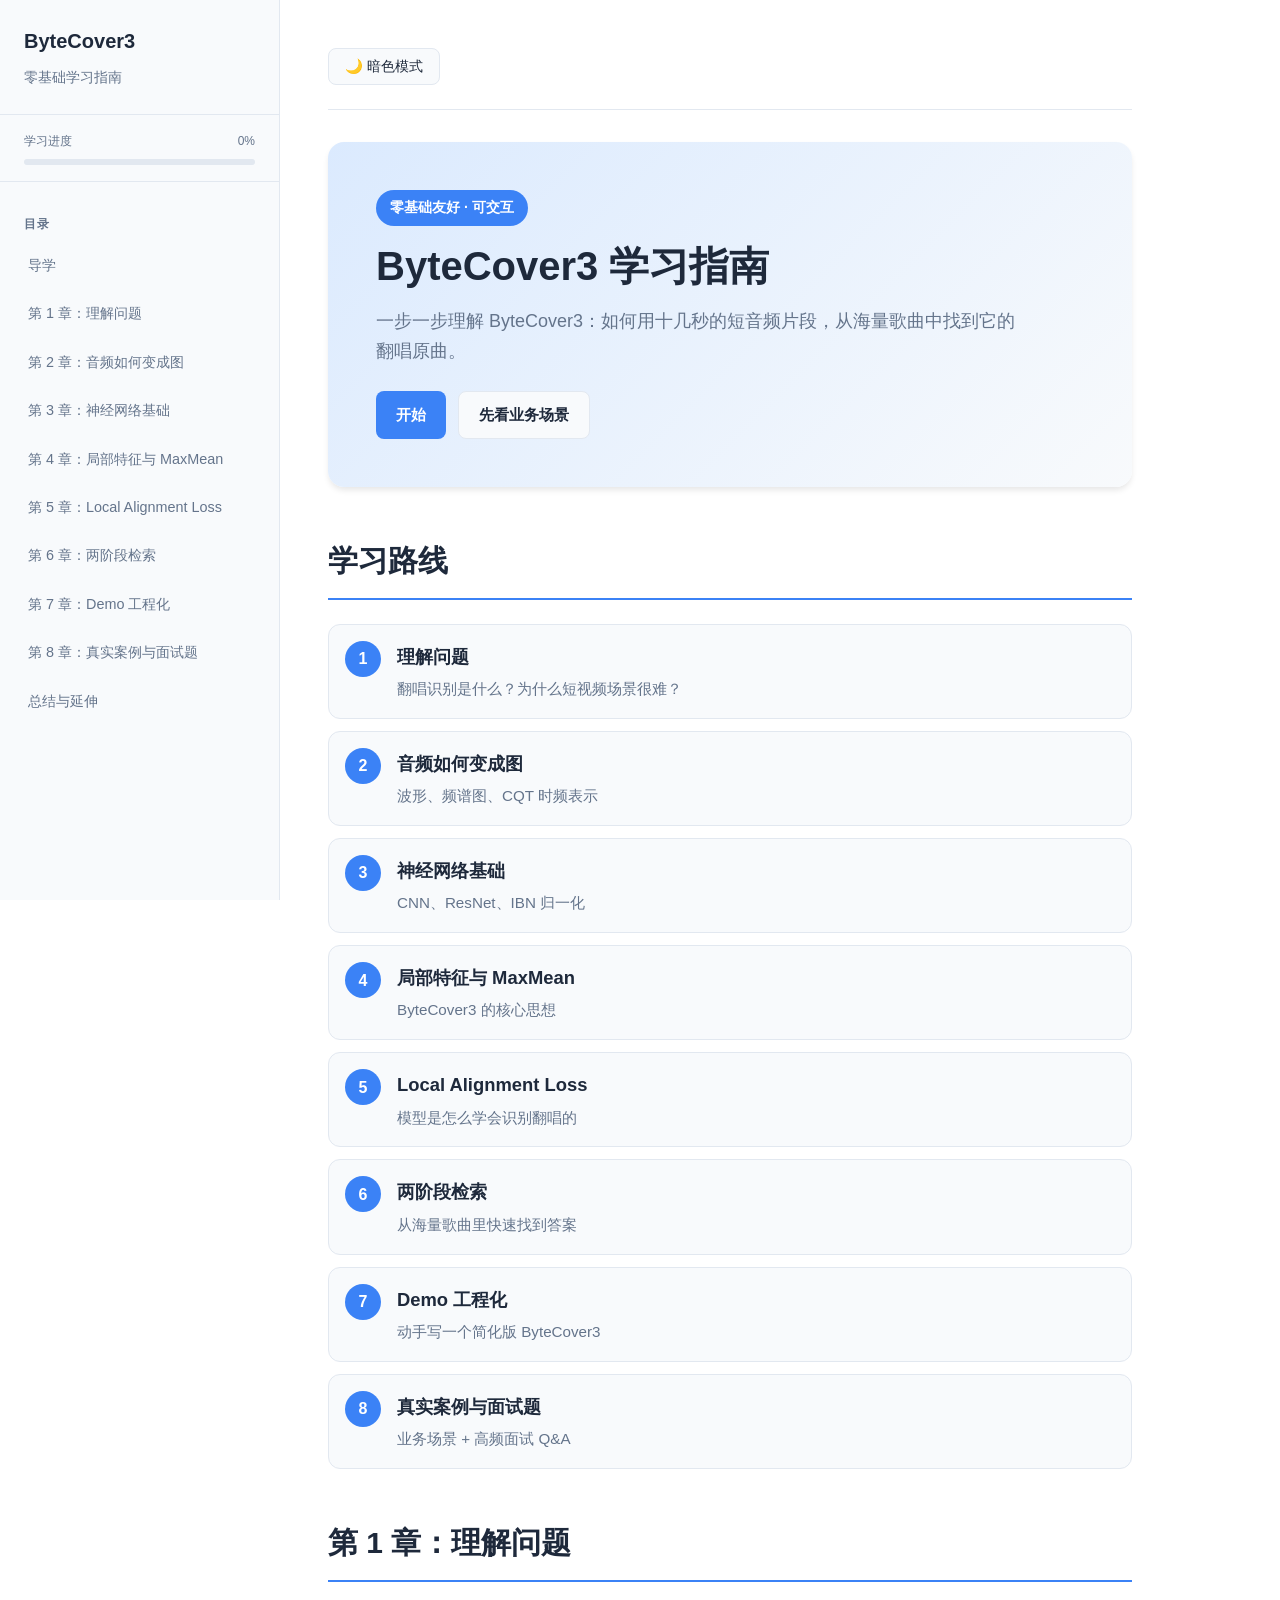
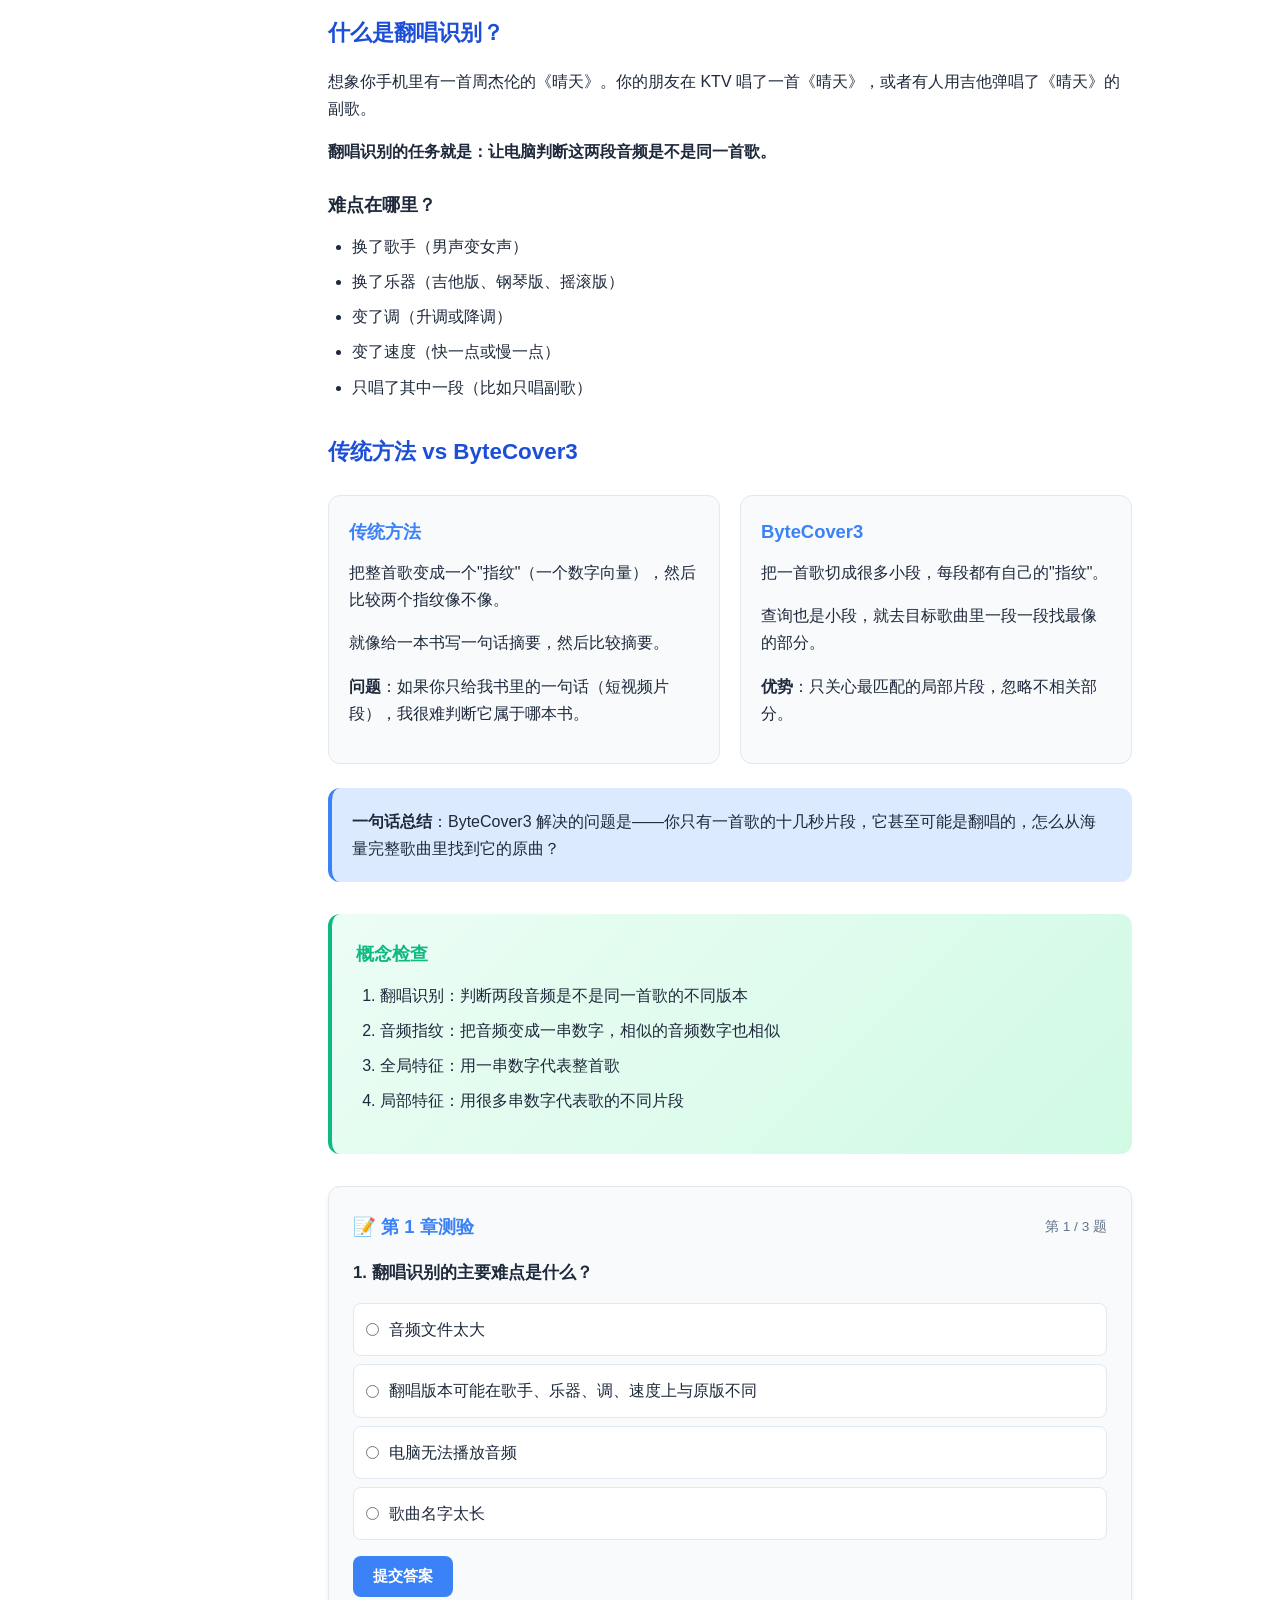
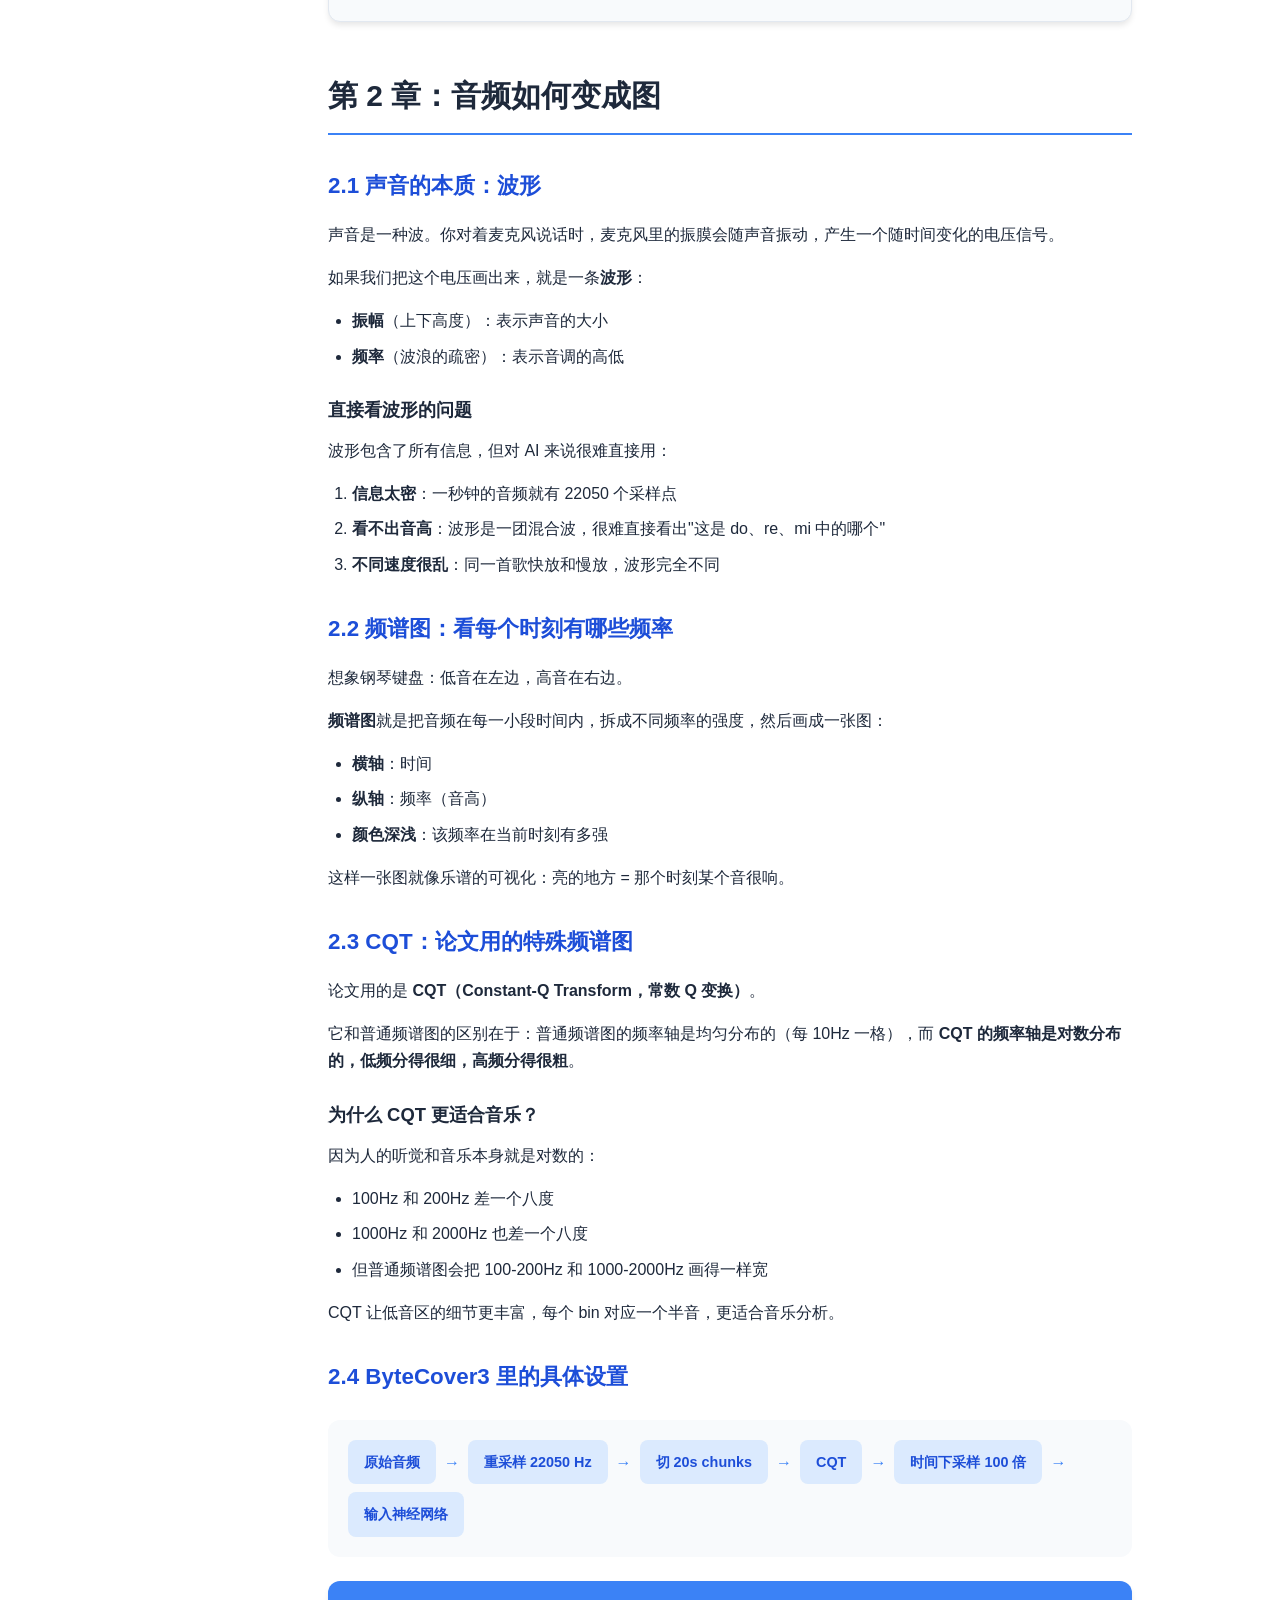
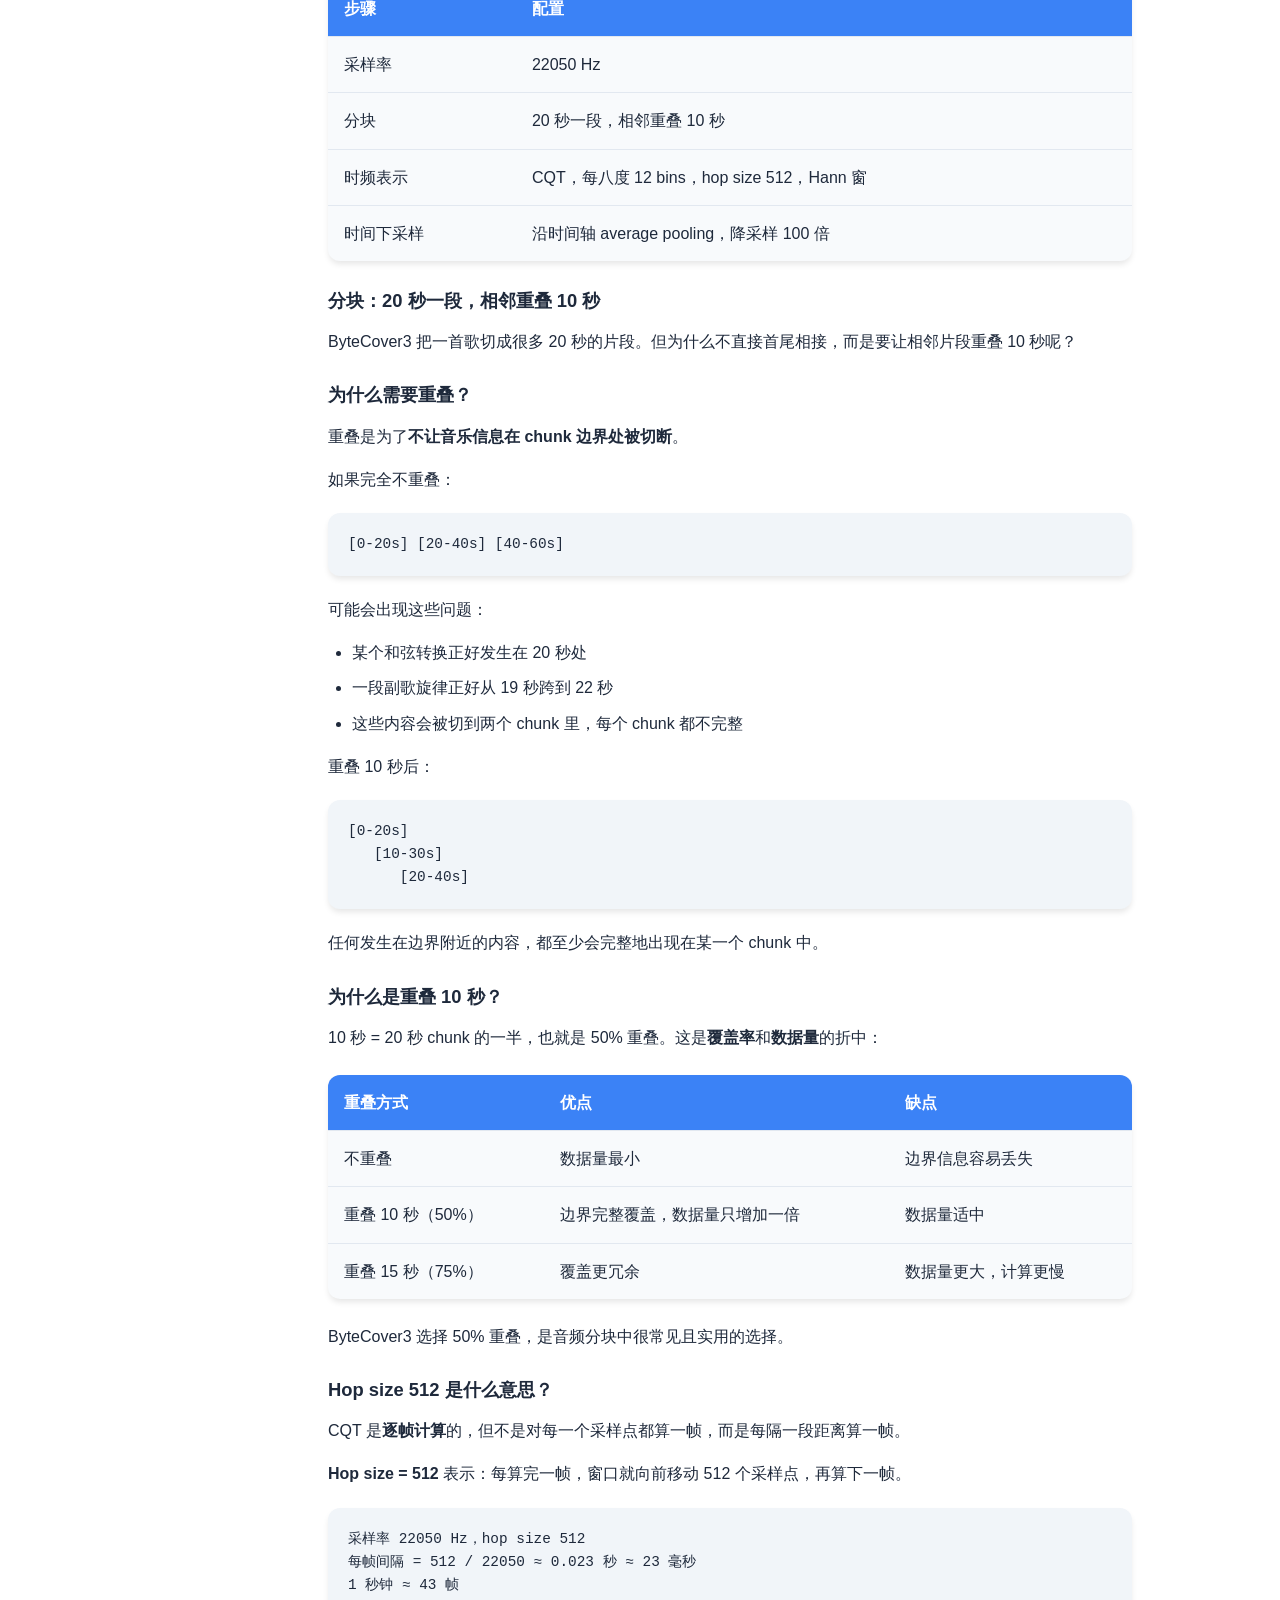
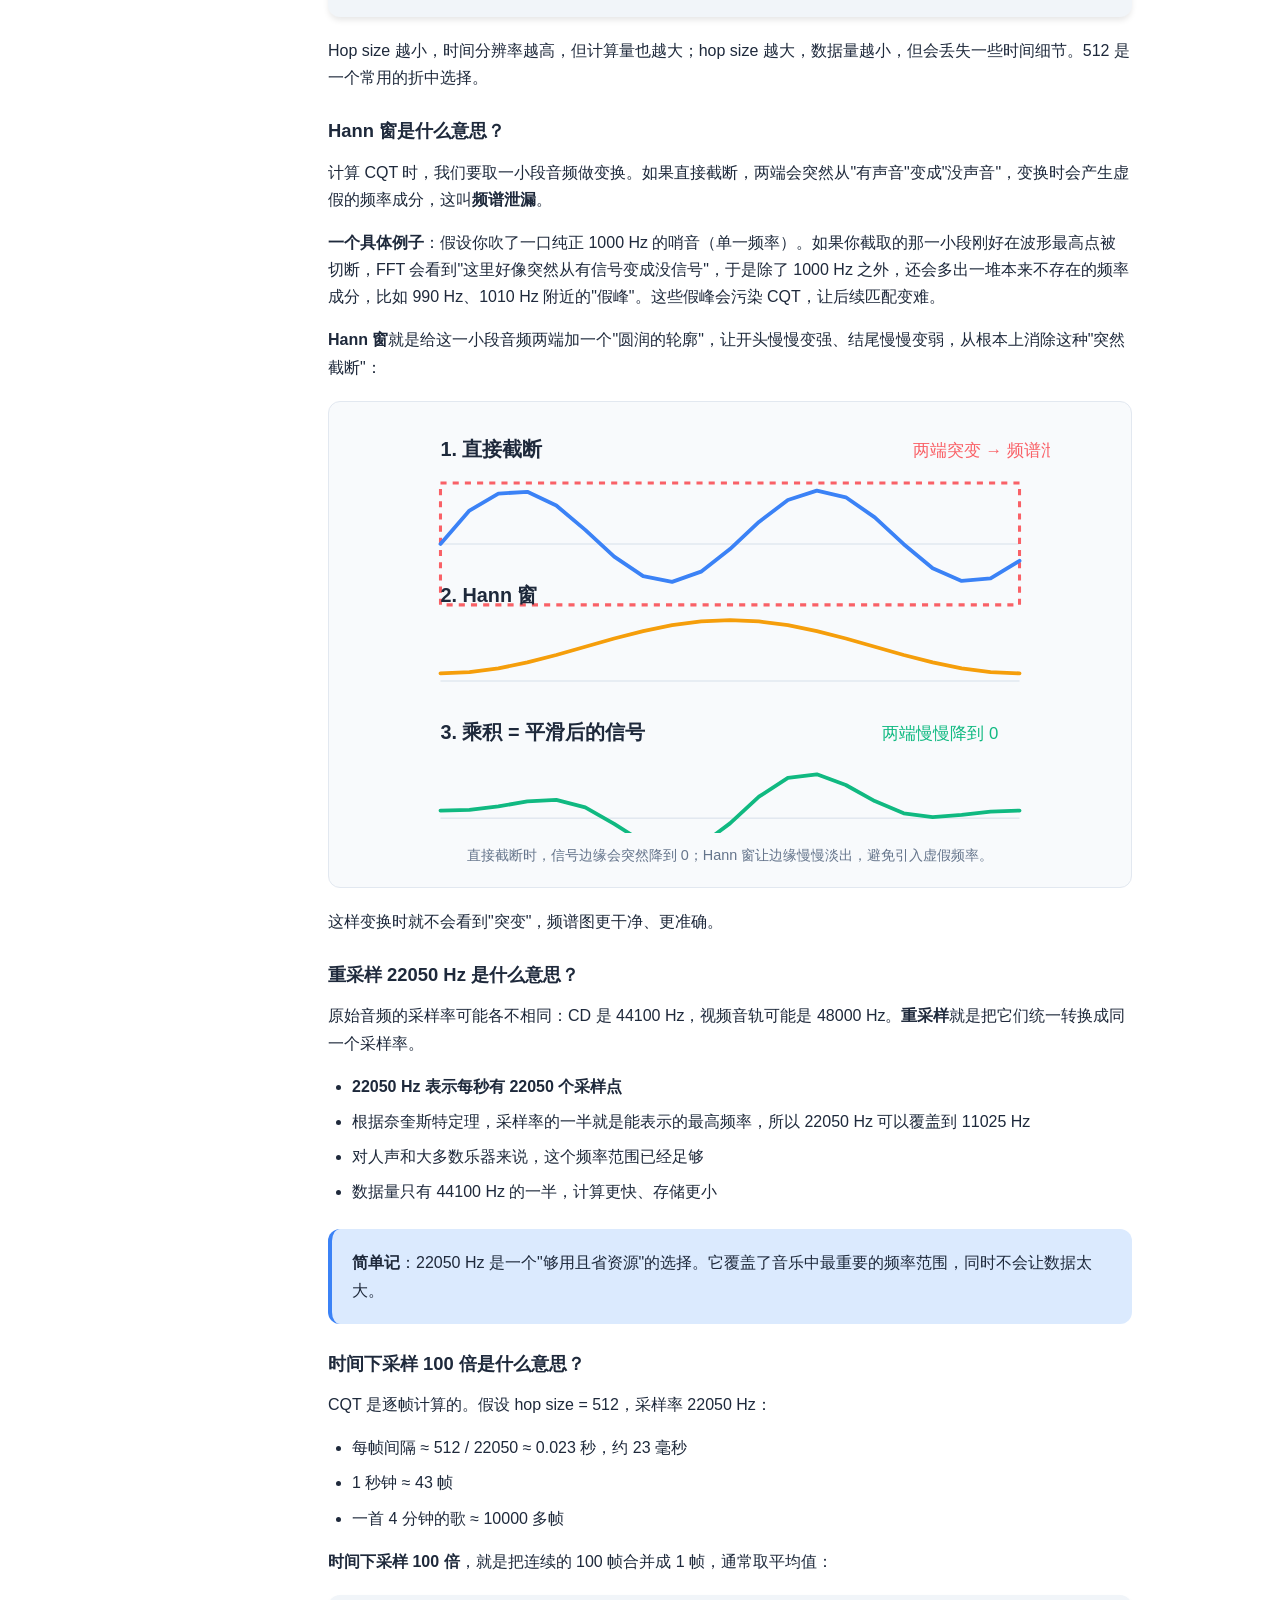
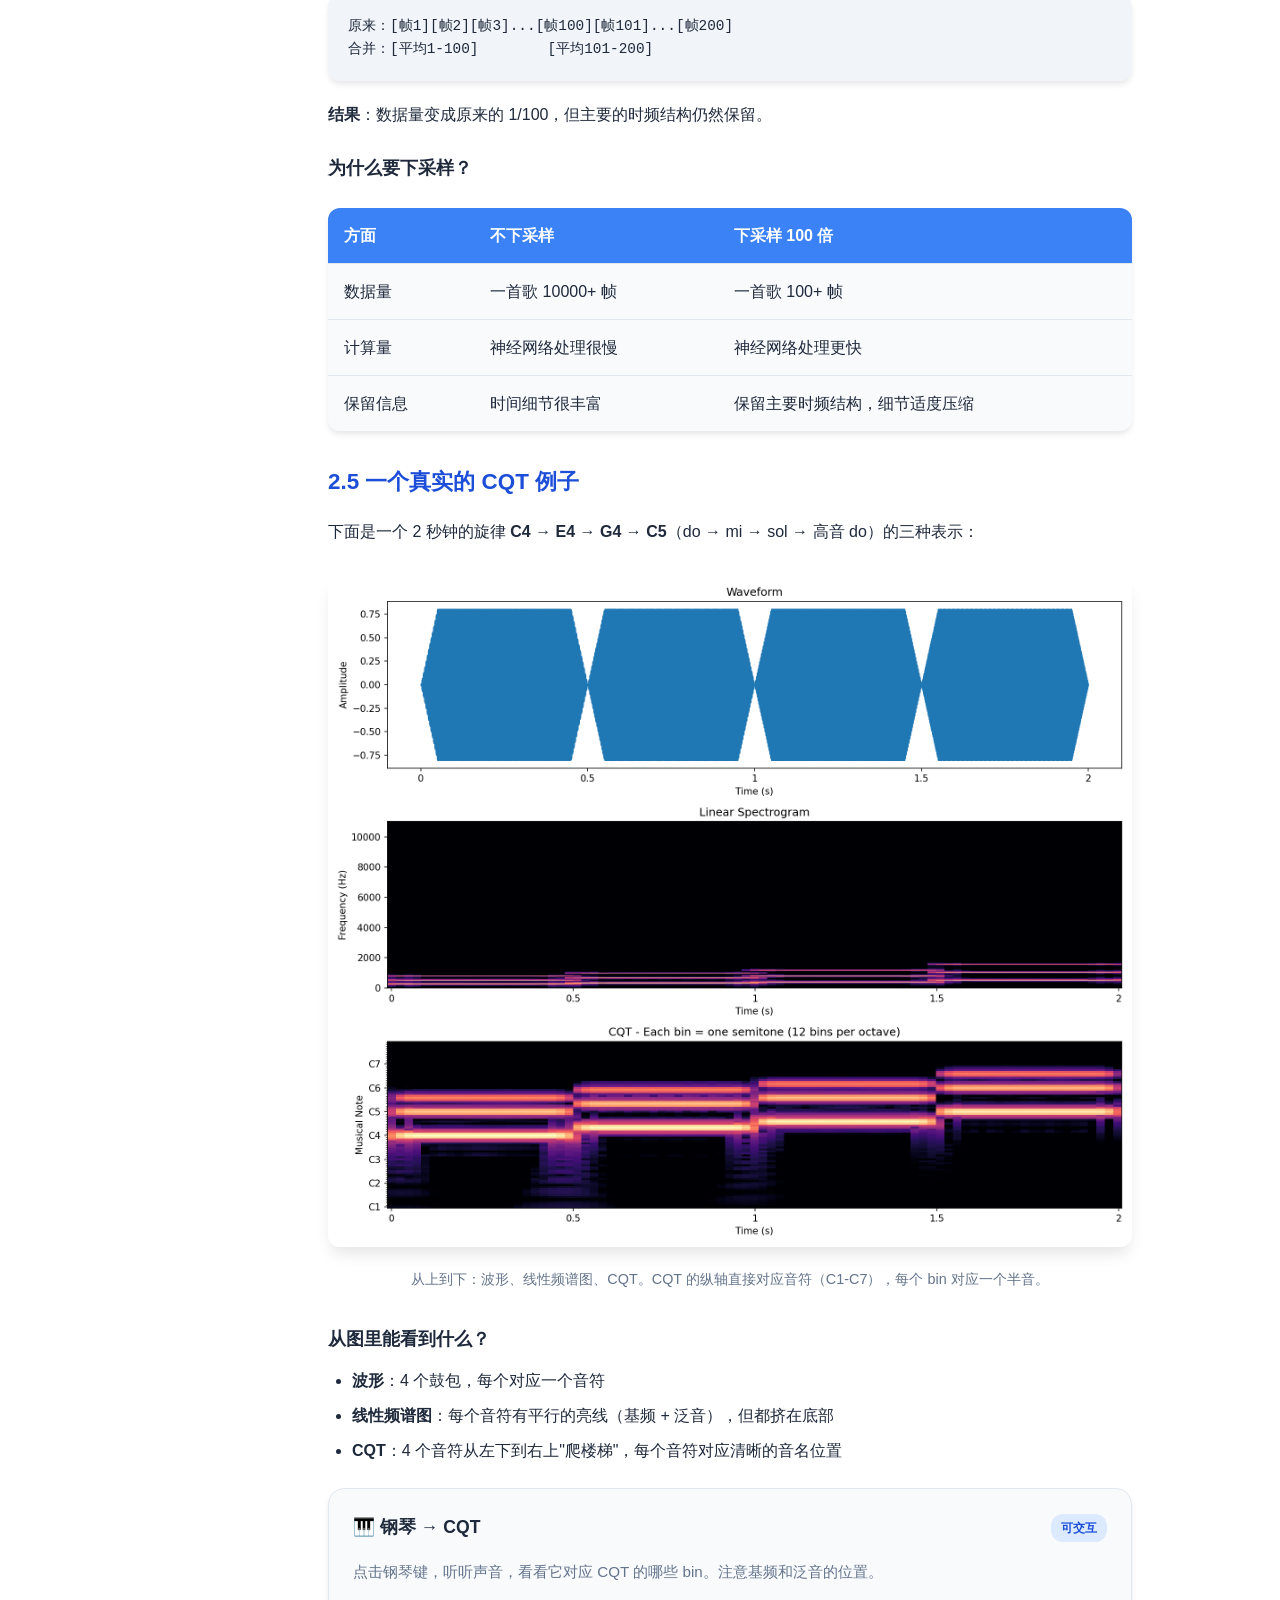
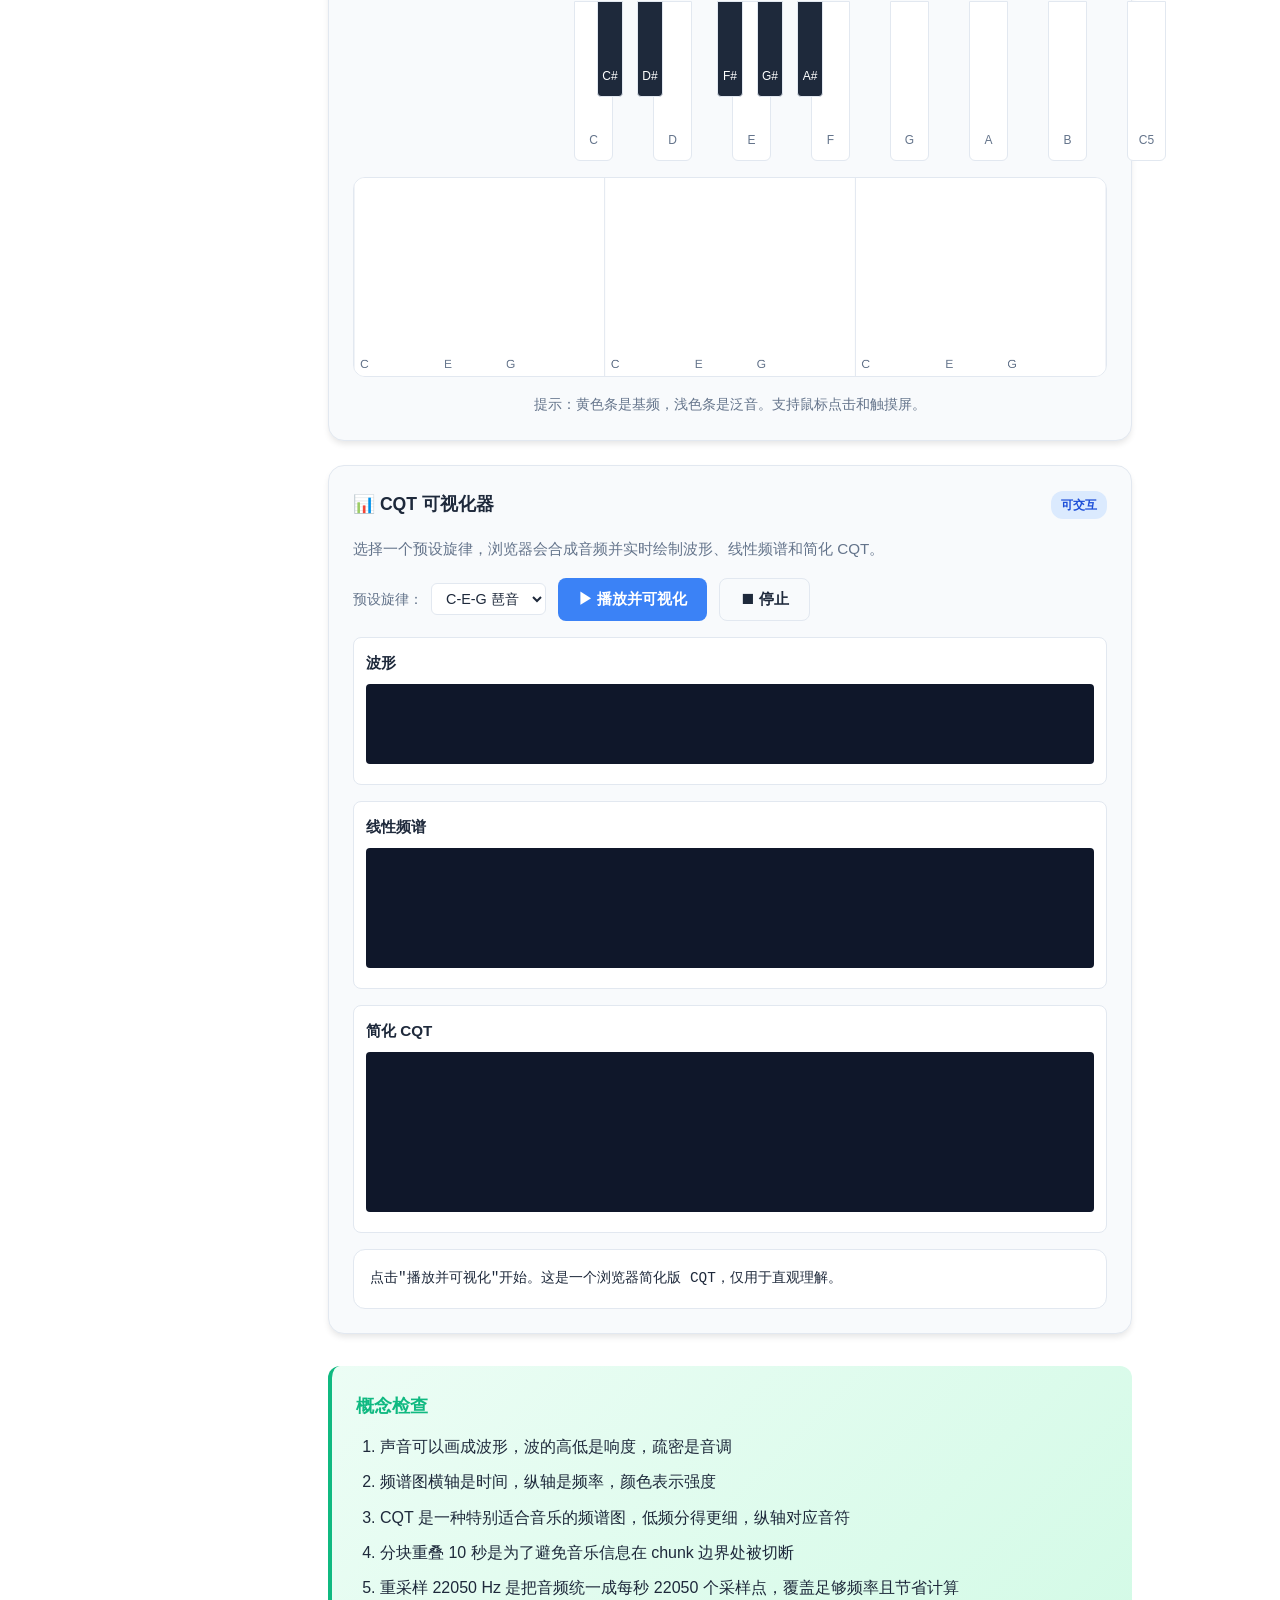
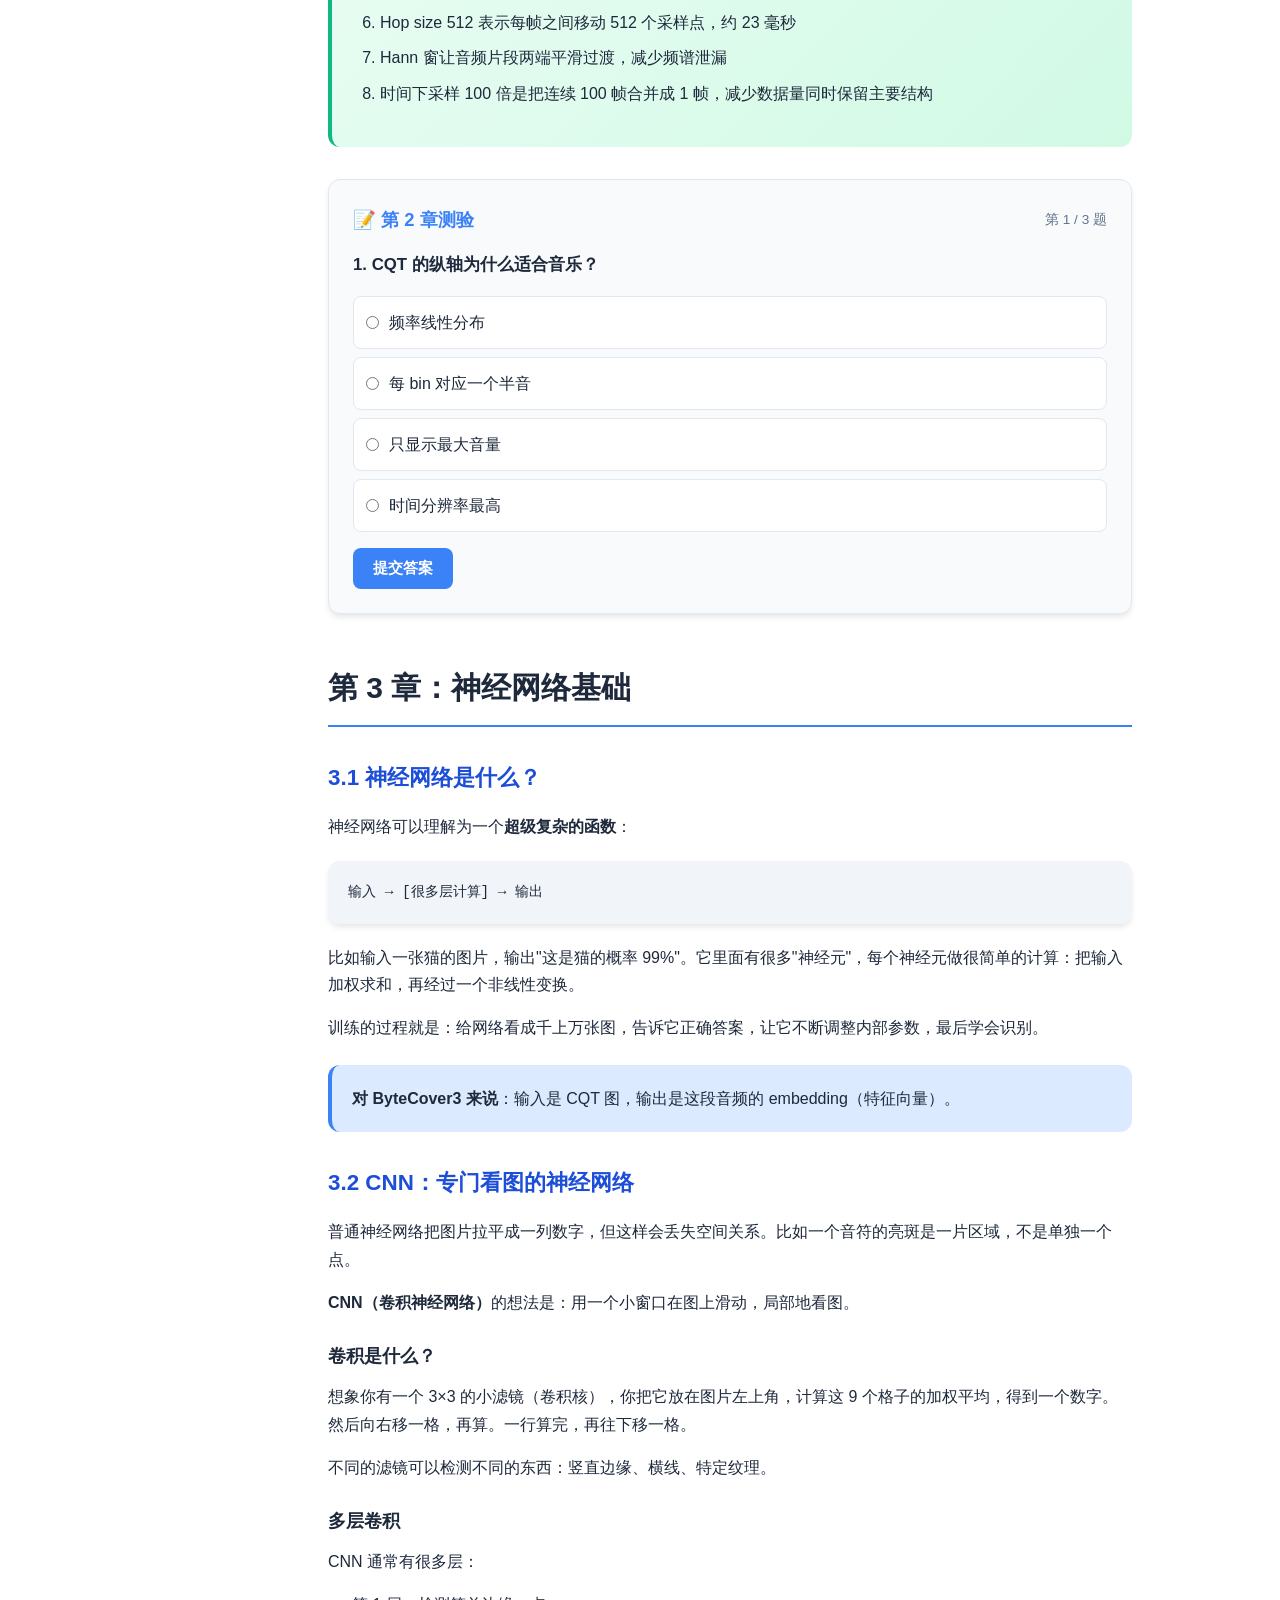
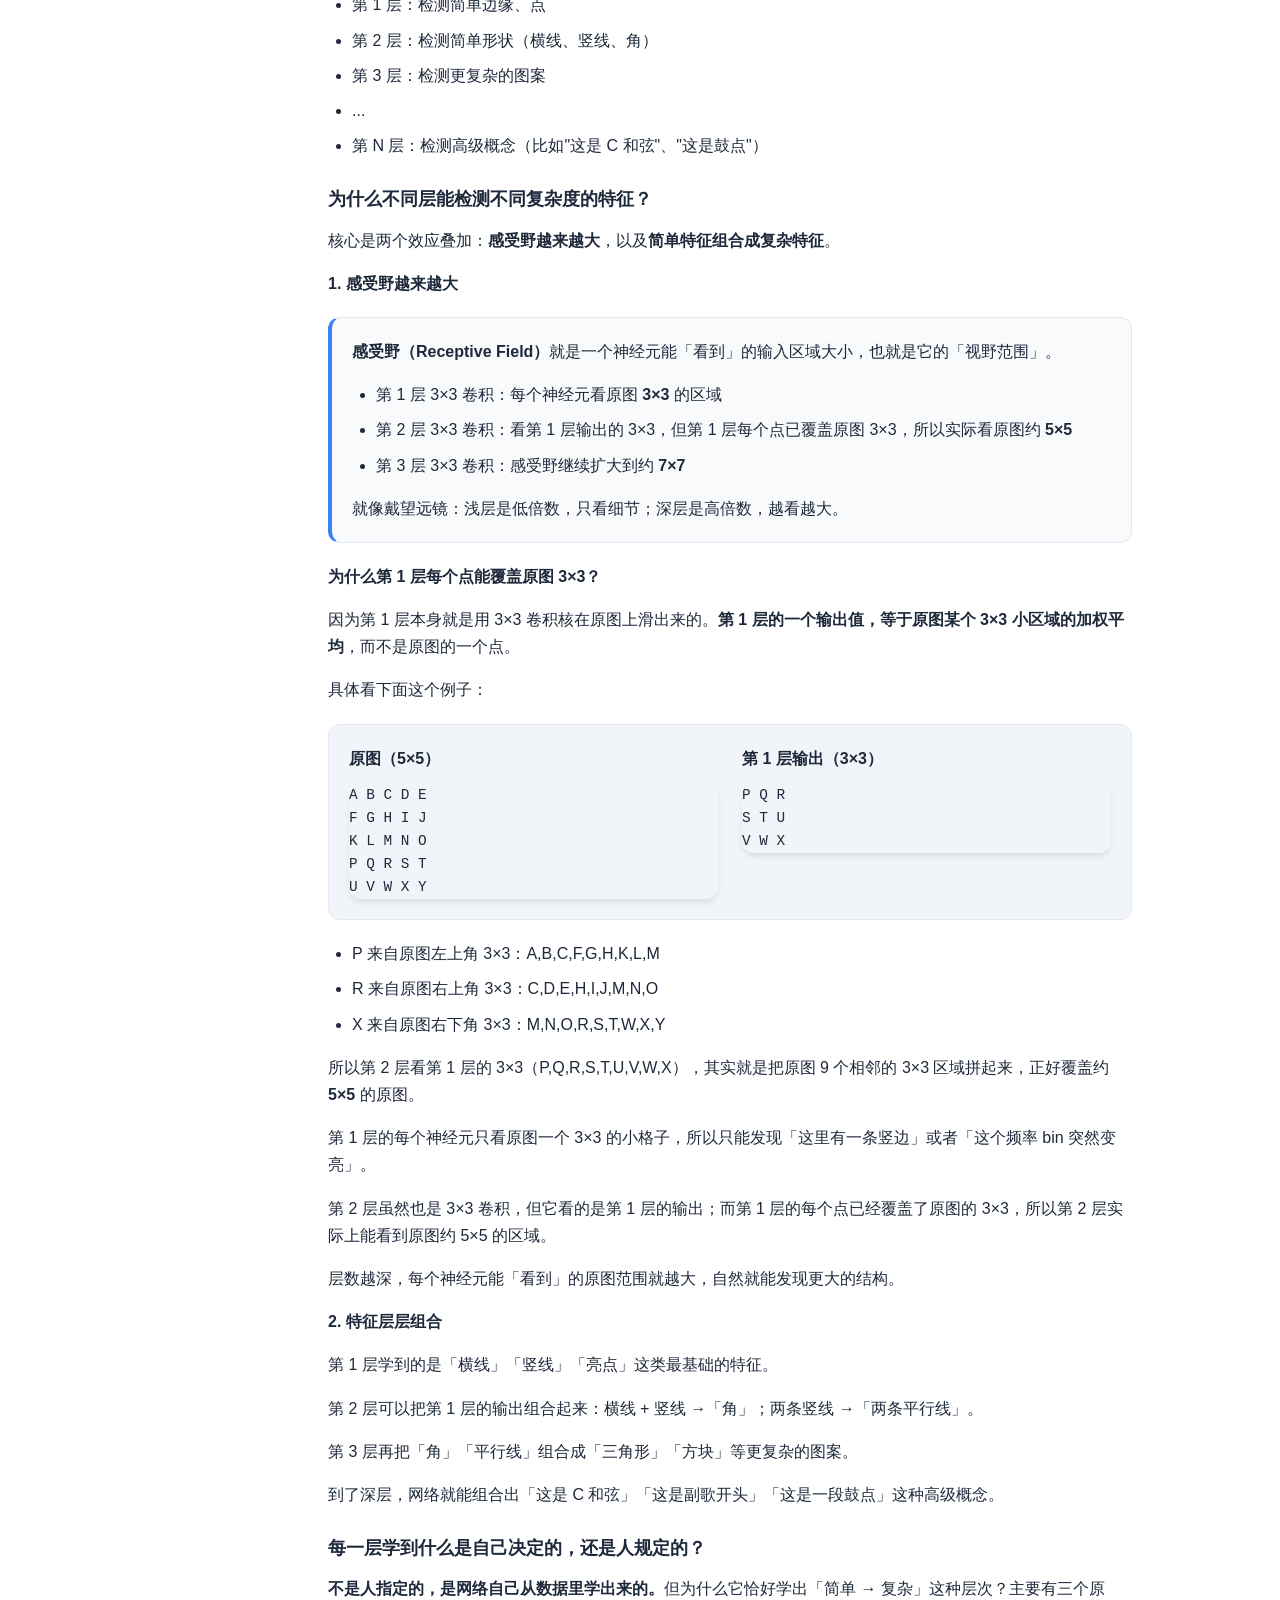
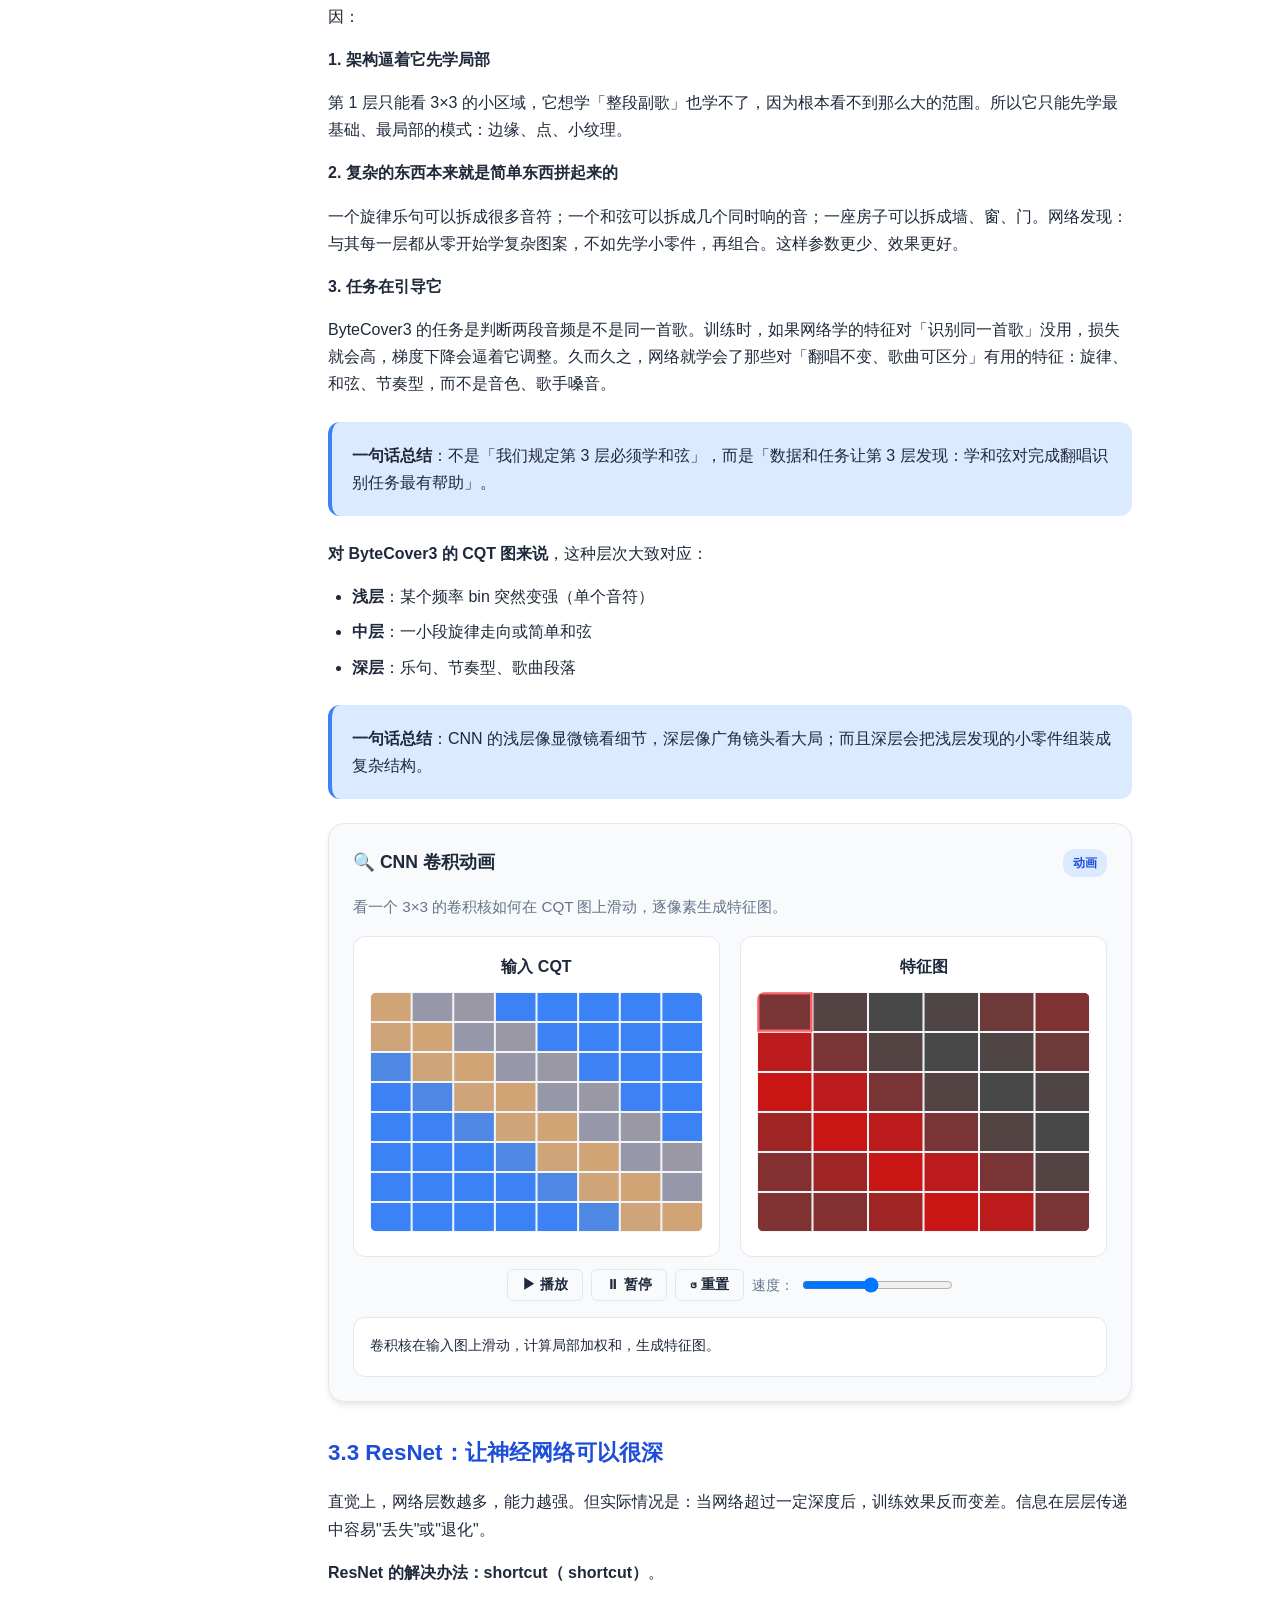
<file: bytecover3_site/index.html>
<!DOCTYPE html>
<html lang="zh-CN">
<head>
    <meta charset="UTF-8">
    <meta name="viewport" content="width=device-width, initial-scale=1.0">
    <title>ByteCover3 零基础学习指南</title>
    <link rel="stylesheet" href="css/base.css">
    <link rel="stylesheet" href="css/components.css">
    <link rel="stylesheet" href="css/demos.css">
    <link rel="stylesheet" href="css/animations.css">
</head>
<body>
    <div class="container">
        <!-- Sidebar -->
        <nav class="sidebar" id="sidebar">
            <div class="sidebar-header">
                <div class="sidebar-title">ByteCover3</div>
                <div class="sidebar-subtitle">零基础学习指南</div>
            </div>
            <div class="progress-section">
                <div class="progress-label">
                    <span>学习进度</span>
                    <span id="progressText">0%</span>
                </div>
                <div class="progress-bar">
                    <div class="progress-fill" id="progressFill" style="width: 0%"></div>
                </div>
            </div>
            <div class="nav-section">目录</div>
            <ul class="nav-list">
                <li class="nav-item"><a href="#intro" class="nav-link">导学</a></li>
                <li class="nav-item"><a href="#chapter1" class="nav-link">第 1 章：理解问题</a></li>
                <li class="nav-item"><a href="#chapter2" class="nav-link">第 2 章：音频如何变成图</a></li>
                <li class="nav-item"><a href="#chapter3" class="nav-link">第 3 章：神经网络基础</a></li>
                <li class="nav-item"><a href="#chapter4" class="nav-link">第 4 章：局部特征与 MaxMean</a></li>
                <li class="nav-item"><a href="#chapter5" class="nav-link">第 5 章：Local Alignment Loss</a></li>
                <li class="nav-item"><a href="#chapter6" class="nav-link">第 6 章：两阶段检索</a></li>
                <li class="nav-item"><a href="#chapter7" class="nav-link">第 7 章：Demo 工程化</a></li>
                <li class="nav-item"><a href="#chapter8" class="nav-link">第 8 章：真实案例与面试题</a></li>
                <li class="nav-item"><a href="#summary" class="nav-link">总结与延伸</a></li>
            </ul>
        </nav>

        <!-- Main Content -->
        <main class="main">
            <div class="top-bar">
                <button class="menu-toggle" id="menuToggle">☰ 目录</button>
                <button class="theme-toggle" id="themeToggle">🌙 暗色模式</button>
            </div>

            <!-- Hero -->
            <section class="hero" id="intro">
                <span class="hero-badge">零基础友好 · 可交互</span>
                <h1>ByteCover3 学习指南</h1>
                <p>一步一步理解 ByteCover3：如何用十几秒的短音频片段，从海量歌曲中找到它的翻唱原曲。</p>
                <div class="hero-actions">
                    <a href="#chapter1" class="btn btn-primary">开始</a>
                    <a href="#chapter8" class="btn btn-secondary">先看业务场景</a>
                </div>
            </section>

            <!-- Roadmap -->
            <h2>学习路线</h2>
            <div class="roadmap">
                <a href="#chapter1" class="roadmap-item">
                    <div class="roadmap-number">1</div>
                    <div class="roadmap-content">
                        <h4>理解问题</h4>
                        <p>翻唱识别是什么？为什么短视频场景很难？</p>
                    </div>
                </a>
                <a href="#chapter2" class="roadmap-item">
                    <div class="roadmap-number">2</div>
                    <div class="roadmap-content">
                        <h4>音频如何变成图</h4>
                        <p>波形、频谱图、CQT 时频表示</p>
                    </div>
                </a>
                <a href="#chapter3" class="roadmap-item">
                    <div class="roadmap-number">3</div>
                    <div class="roadmap-content">
                        <h4>神经网络基础</h4>
                        <p>CNN、ResNet、IBN 归一化</p>
                    </div>
                </a>
                <a href="#chapter4" class="roadmap-item">
                    <div class="roadmap-number">4</div>
                    <div class="roadmap-content">
                        <h4>局部特征与 MaxMean</h4>
                        <p>ByteCover3 的核心思想</p>
                    </div>
                </a>
                <a href="#chapter5" class="roadmap-item">
                    <div class="roadmap-number">5</div>
                    <div class="roadmap-content">
                        <h4>Local Alignment Loss</h4>
                        <p>模型是怎么学会识别翻唱的</p>
                    </div>
                </a>
                <a href="#chapter6" class="roadmap-item">
                    <div class="roadmap-number">6</div>
                    <div class="roadmap-content">
                        <h4>两阶段检索</h4>
                        <p>从海量歌曲里快速找到答案</p>
                    </div>
                </a>
                <a href="#chapter7" class="roadmap-item">
                    <div class="roadmap-number">7</div>
                    <div class="roadmap-content">
                        <h4>Demo 工程化</h4>
                        <p>动手写一个简化版 ByteCover3</p>
                    </div>
                </a>
                <a href="#chapter8" class="roadmap-item">
                    <div class="roadmap-number">8</div>
                    <div class="roadmap-content">
                        <h4>真实案例与面试题</h4>
                        <p>业务场景 + 高频面试 Q&A</p>
                    </div>
                </a>
            </div>

            <!-- Chapter 1 -->
            <section id="chapter1">
                <h2>第 1 章：理解问题</h2>

                <h3>什么是翻唱识别？</h3>
                <p>想象你手机里有一首周杰伦的《晴天》。你的朋友在 KTV 唱了一首《晴天》，或者有人用吉他弹唱了《晴天》的副歌。</p>
                <p><strong>翻唱识别的任务就是：让电脑判断这两段音频是不是同一首歌。</strong></p>

                <h4>难点在哪里？</h4>
                <ul>
                    <li>换了歌手（男声变女声）</li>
                    <li>换了乐器（吉他版、钢琴版、摇滚版）</li>
                    <li>变了调（升调或降调）</li>
                    <li>变了速度（快一点或慢一点）</li>
                    <li>只唱了其中一段（比如只唱副歌）</li>
                </ul>

                <h3>传统方法 vs ByteCover3</h3>
                <div class="comparison">
                    <div class="comparison-box">
                        <h4>传统方法</h4>
                        <p>把整首歌变成一个"指纹"（一个数字向量），然后比较两个指纹像不像。</p>
                        <p>就像给一本书写一句话摘要，然后比较摘要。</p>
                        <p><strong>问题</strong>：如果你只给我书里的一句话（短视频片段），我很难判断它属于哪本书。</p>
                    </div>
                    <div class="comparison-box">
                        <h4>ByteCover3</h4>
                        <p>把一首歌切成很多小段，每段都有自己的"指纹"。</p>
                        <p>查询也是小段，就去目标歌曲里一段一段找最像的部分。</p>
                        <p><strong>优势</strong>：只关心最匹配的局部片段，忽略不相关部分。</p>
                    </div>
                </div>

                <div class="highlight-box">
                    <p><strong>一句话总结</strong>：ByteCover3 解决的问题是——你只有一首歌的十几秒片段，它甚至可能是翻唱的，怎么从海量完整歌曲里找到它的原曲？</p>
                </div>

                <div class="concept-check">
                    <h4>概念检查</h4>
                    <ol>
                        <li>翻唱识别：判断两段音频是不是同一首歌的不同版本</li>
                        <li>音频指纹：把音频变成一串数字，相似的音频数字也相似</li>
                        <li>全局特征：用一串数字代表整首歌</li>
                        <li>局部特征：用很多串数字代表歌的不同片段</li>
                    </ol>
                </div>

                <div class="quiz-container" data-chapter="chapter1"></div>
            </section>

            <!-- Chapter 2 -->
            <section id="chapter2">
                <h2>第 2 章：音频如何变成图</h2>

                <h3>2.1 声音的本质：波形</h3>
                <p>声音是一种波。你对着麦克风说话时，麦克风里的振膜会随声音振动，产生一个随时间变化的电压信号。</p>
                <p>如果我们把这个电压画出来，就是一条<strong>波形</strong>：</p>
                <ul>
                    <li><strong>振幅</strong>（上下高度）：表示声音的大小</li>
                    <li><strong>频率</strong>（波浪的疏密）：表示音调的高低</li>
                </ul>

                <h4>直接看波形的问题</h4>
                <p>波形包含了所有信息，但对 AI 来说很难直接用：</p>
                <ol>
                    <li><strong>信息太密</strong>：一秒钟的音频就有 22050 个采样点</li>
                    <li><strong>看不出音高</strong>：波形是一团混合波，很难直接看出"这是 do、re、mi 中的哪个"</li>
                    <li><strong>不同速度很乱</strong>：同一首歌快放和慢放，波形完全不同</li>
                </ol>

                <h3>2.2 频谱图：看每个时刻有哪些频率</h3>
                <p>想象钢琴键盘：低音在左边，高音在右边。</p>
                <p><strong>频谱图</strong>就是把音频在每一小段时间内，拆成不同频率的强度，然后画成一张图：</p>
                <ul>
                    <li><strong>横轴</strong>：时间</li>
                    <li><strong>纵轴</strong>：频率（音高）</li>
                    <li><strong>颜色深浅</strong>：该频率在当前时刻有多强</li>
                </ul>
                <p>这样一张图就像乐谱的可视化：亮的地方 = 那个时刻某个音很响。</p>

                <h3>2.3 CQT：论文用的特殊频谱图</h3>
                <p>论文用的是 <strong>CQT（Constant-Q Transform，常数 Q 变换）</strong>。</p>
                <p>它和普通频谱图的区别在于：普通频谱图的频率轴是均匀分布的（每 10Hz 一格），而 <strong>CQT 的频率轴是对数分布的，低频分得很细，高频分得很粗</strong>。</p>

                <h4>为什么 CQT 更适合音乐？</h4>
                <p>因为人的听觉和音乐本身就是对数的：</p>
                <ul>
                    <li>100Hz 和 200Hz 差一个八度</li>
                    <li>1000Hz 和 2000Hz 也差一个八度</li>
                    <li>但普通频谱图会把 100-200Hz 和 1000-2000Hz 画得一样宽</li>
                </ul>
                <p>CQT 让低音区的细节更丰富，每个 bin 对应一个半音，更适合音乐分析。</p>

                <h3>2.4 ByteCover3 里的具体设置</h3>
                <div class="process-flow">
                    <span class="process-step">原始音频</span>
                    <span class="process-arrow">→</span>
                    <span class="process-step">重采样 22050 Hz</span>
                    <span class="process-arrow">→</span>
                    <span class="process-step">切 20s chunks</span>
                    <span class="process-arrow">→</span>
                    <span class="process-step">CQT</span>
                    <span class="process-arrow">→</span>
                    <span class="process-step">时间下采样 100 倍</span>
                    <span class="process-arrow">→</span>
                    <span class="process-step">输入神经网络</span>
                </div>

                <table>
                    <tr>
                        <th>步骤</th>
                        <th>配置</th>
                    </tr>
                    <tr>
                        <td>采样率</td>
                        <td>22050 Hz</td>
                    </tr>
                    <tr>
                        <td>分块</td>
                        <td>20 秒一段，相邻重叠 10 秒</td>
                    </tr>
                    <tr>
                        <td>时频表示</td>
                        <td>CQT，每八度 12 bins，hop size 512，Hann 窗</td>
                    </tr>
                    <tr>
                        <td>时间下采样</td>
                        <td>沿时间轴 average pooling，降采样 100 倍</td>
                    </tr>
                </table>

                <h4><strong>分块：20 秒一段，相邻重叠 10 秒</strong></h4>
                <p>ByteCover3 把一首歌切成很多 20 秒的片段。但为什么不直接首尾相接，而是要让相邻片段重叠 10 秒呢？</p>

                <h4>为什么需要重叠？</h4>
                <p>重叠是为了<strong>不让音乐信息在 chunk 边界处被切断</strong>。</p>
                <p>如果完全不重叠：</p>
                <pre><code>[0-20s] [20-40s] [40-60s]</code></pre>
                <p>可能会出现这些问题：</p>
                <ul>
                    <li>某个和弦转换正好发生在 20 秒处</li>
                    <li>一段副歌旋律正好从 19 秒跨到 22 秒</li>
                    <li>这些内容会被切到两个 chunk 里，每个 chunk 都不完整</li>
                </ul>

                <p>重叠 10 秒后：</p>
                <pre><code>[0-20s]
   [10-30s]
      [20-40s]</code></pre>
                <p>任何发生在边界附近的内容，都至少会完整地出现在某一个 chunk 中。</p>

                <h4>为什么是重叠 10 秒？</h4>
                <p>10 秒 = 20 秒 chunk 的一半，也就是 50% 重叠。这是<strong>覆盖率</strong>和<strong>数据量</strong>的折中：</p>
                <table>
                    <tr>
                        <th>重叠方式</th>
                        <th>优点</th>
                        <th>缺点</th>
                    </tr>
                    <tr>
                        <td>不重叠</td>
                        <td>数据量最小</td>
                        <td>边界信息容易丢失</td>
                    </tr>
                    <tr>
                        <td>重叠 10 秒（50%）</td>
                        <td>边界完整覆盖，数据量只增加一倍</td>
                        <td>数据量适中</td>
                    </tr>
                    <tr>
                        <td>重叠 15 秒（75%）</td>
                        <td>覆盖更冗余</td>
                        <td>数据量更大，计算更慢</td>
                    </tr>
                </table>
                <p>ByteCover3 选择 50% 重叠，是音频分块中很常见且实用的选择。</p>

                <h4><strong>Hop size 512 是什么意思？</strong></h4>
                <p>CQT 是<strong>逐帧计算</strong>的，但不是对每一个采样点都算一帧，而是每隔一段距离算一帧。</p>
                <p><strong>Hop size = 512</strong> 表示：每算完一帧，窗口就向前移动 512 个采样点，再算下一帧。</p>
                <pre><code>采样率 22050 Hz，hop size 512
每帧间隔 = 512 / 22050 ≈ 0.023 秒 ≈ 23 毫秒
1 秒钟 ≈ 43 帧</code></pre>
                <p>Hop size 越小，时间分辨率越高，但计算量也越大；hop size 越大，数据量越小，但会丢失一些时间细节。512 是一个常用的折中选择。</p>

                <h4><strong>Hann 窗是什么意思？</strong></h4>
                <p>计算 CQT 时，我们要取一小段音频做变换。如果直接截断，两端会突然从"有声音"变成"没声音"，变换时会产生虚假的频率成分，这叫<strong>频谱泄漏</strong>。</p>

                <p><strong>一个具体例子</strong>：假设你吹了一口纯正 1000 Hz 的哨音（单一频率）。如果你截取的那一小段刚好在波形最高点被切断，FFT 会看到"这里好像突然从有信号变成没信号"，于是除了 1000 Hz 之外，还会多出一堆本来不存在的频率成分，比如 990 Hz、1010 Hz 附近的"假峰"。这些假峰会污染 CQT，让后续匹配变难。</p>

                <p><strong>Hann 窗</strong>就是给这一小段音频两端加一个"圆润的轮廓"，让开头慢慢变强、结尾慢慢变弱，从根本上消除这种"突然截断"：</p>

                <figure class="hann-window-figure">
                    <svg viewBox="0 0 420 270" preserveAspectRatio="xMidYMid meet" aria-label="Hann 窗示意图：直接截断 vs 加窗后">
                        <text x="20" y="22" font-size="13" font-weight="600" fill="var(--text-primary)">1. 直接截断</text>
                        <text x="330" y="22" font-size="11" fill="var(--coral)">两端突变 → 频谱泄漏</text>
                        <line x1="20" y1="80" x2="400" y2="80" stroke="var(--border)" stroke-width="1"/>
                        <rect x="20" y="40" width="380" height="80" fill="none" stroke="var(--coral)" stroke-width="2" stroke-dasharray="4 4"/>
                        <path d="M20,80 L39,58.1 L58,47.0 L77,45.8 L96,54.8 L115,70.8 L134,88.3 L153,101.1 L172,104.9 L191,98.2 L210,83.4 L229,65.6 L248,51.2 L267,45.0 L286,49.4 L305,62.6 L324,80.2 L343,96.0 L362,104.3 L381,102.6 L400,91.1" fill="none" stroke="var(--accent)" stroke-width="2.5" stroke-linecap="round" stroke-linejoin="round"/>

                        <text x="20" y="118" font-size="13" font-weight="600" fill="var(--text-primary)">2. Hann 窗</text>
                        <line x1="20" y1="170" x2="400" y2="170" stroke="var(--border)" stroke-width="1"/>
                        <path d="M20,165 L39,164.1 L58,161.7 L77,157.8 L96,152.9 L115,147.5 L134,142.1 L153,137.2 L172,133.3 L191,130.9 L210,130 L229,130.9 L248,133.3 L267,137.2 L286,142.1 L305,147.5 L324,152.9 L343,157.8 L362,161.7 L381,164.1 L400,165" fill="none" stroke="var(--warning)" stroke-width="2.5" stroke-linecap="round" stroke-linejoin="round"/>

                        <text x="20" y="208" font-size="13" font-weight="600" fill="var(--text-primary)">3. 乘积 = 平滑后的信号</text>
                        <text x="310" y="208" font-size="11" fill="var(--success)">两端慢慢降到 0</text>
                        <line x1="20" y1="260" x2="400" y2="260" stroke="var(--border)" stroke-width="1"/>
                        <path d="M20,255 L39,254.6 L58,252.3 L77,249.0 L96,248.0 L115,252.9 L134,263.7 L153,275.8 L172,282.0 L191,277.6 L210,263.4 L229,245.9 L248,233.5 L267,231.2 L286,238.2 L305,248.8 L324,256.8 L343,259.3 L362,257.8 L381,255.7 L400,255" fill="none" stroke="var(--success)" stroke-width="2.5" stroke-linecap="round" stroke-linejoin="round"/>
                    </svg>
                    <figcaption>直接截断时，信号边缘会突然降到 0；Hann 窗让边缘慢慢淡出，避免引入虚假频率。</figcaption>
                </figure>

                <p>这样变换时就不会看到"突变"，频谱图更干净、更准确。</p>

                <h4><strong>重采样 22050 Hz 是什么意思？</strong></h4>
                <p>原始音频的采样率可能各不相同：CD 是 44100 Hz，视频音轨可能是 48000 Hz。<strong>重采样</strong>就是把它们统一转换成同一个采样率。</p>
                <ul>
                    <li><strong>22050 Hz 表示每秒有 22050 个采样点</strong></li>
                    <li>根据奈奎斯特定理，采样率的一半就是能表示的最高频率，所以 22050 Hz 可以覆盖到 11025 Hz</li>
                    <li>对人声和大多数乐器来说，这个频率范围已经足够</li>
                    <li>数据量只有 44100 Hz 的一半，计算更快、存储更小</li>
                </ul>

                <div class="highlight-box">
                    <p><strong>简单记</strong>：22050 Hz 是一个"够用且省资源"的选择。它覆盖了音乐中最重要的频率范围，同时不会让数据太大。</p>
                </div>

                <h4><strong>时间下采样 100 倍是什么意思？</strong></h4>
                <p>CQT 是逐帧计算的。假设 hop size = 512，采样率 22050 Hz：</p>
                <ul>
                    <li>每帧间隔 ≈ 512 / 22050 ≈ 0.023 秒，约 23 毫秒</li>
                    <li>1 秒钟 ≈ 43 帧</li>
                    <li>一首 4 分钟的歌 ≈ 10000 多帧</li>
                </ul>

                <p><strong>时间下采样 100 倍</strong>，就是把连续的 100 帧合并成 1 帧，通常取平均值：</p>

                <pre><code>原来：[帧1][帧2][帧3]...[帧100][帧101]...[帧200]
合并：[平均1-100]        [平均101-200]</code></pre>

                <p><strong>结果</strong>：数据量变成原来的 1/100，但主要的时频结构仍然保留。</p>

                <h4>为什么要下采样？</h4>
                <table>
                    <tr>
                        <th>方面</th>
                        <th>不下采样</th>
                        <th>下采样 100 倍</th>
                    </tr>
                    <tr>
                        <td>数据量</td>
                        <td>一首歌 10000+ 帧</td>
                        <td>一首歌 100+ 帧</td>
                    </tr>
                    <tr>
                        <td>计算量</td>
                        <td>神经网络处理很慢</td>
                        <td>神经网络处理更快</td>
                    </tr>
                    <tr>
                        <td>保留信息</td>
                        <td>时间细节很丰富</td>
                        <td>保留主要时频结构，细节适度压缩</td>
                    </tr>
                </table>

                <h3>2.5 一个真实的 CQT 例子</h3>
                <p>下面是一个 2 秒钟的旋律 <strong>C4 → E4 → G4 → C5</strong>（do → mi → sol → 高音 do）的三种表示：</p>

                <div class="figure">
                    <img src="images/cqt_demo.png" alt="CQT Demo">
                    <div class="figure-caption">
                        从上到下：波形、线性频谱图、CQT。CQT 的纵轴直接对应音符（C1-C7），每个 bin 对应一个半音。
                    </div>
                </div>

                <h4>从图里能看到什么？</h4>
                <ul>
                    <li><strong>波形</strong>：4 个鼓包，每个对应一个音符</li>
                    <li><strong>线性频谱图</strong>：每个音符有平行的亮线（基频 + 泛音），但都挤在底部</li>
                    <li><strong>CQT</strong>：4 个音符从左下到右上"爬楼梯"，每个音符对应清晰的音名位置</li>
                </ul>

                <div class="demo-container">
                    <div class="demo-header">
                        <div class="demo-title">🎹 钢琴 → CQT</div>
                        <span class="demo-badge">可交互</span>
                    </div>
                    <div class="demo-description">点击钢琴键，听听声音，看看它对应 CQT 的哪些 bin。注意基频和泛音的位置。</div>
                    <div id="piano-cqt-demo"></div>
                </div>

                <div class="demo-container">
                    <div class="demo-header">
                        <div class="demo-title">📊 CQT 可视化器</div>
                        <span class="demo-badge">可交互</span>
                    </div>
                    <div class="demo-description">选择一个预设旋律，浏览器会合成音频并实时绘制波形、线性频谱和简化 CQT。</div>
                    <div id="cqt-visualizer-demo"></div>
                </div>

                <div class="concept-check">
                    <h4>概念检查</h4>
                    <ol>
                        <li>声音可以画成波形，波的高低是响度，疏密是音调</li>
                        <li>频谱图横轴是时间，纵轴是频率，颜色表示强度</li>
                        <li>CQT 是一种特别适合音乐的频谱图，低频分得更细，纵轴对应音符</li>
                        <li>分块重叠 10 秒是为了避免音乐信息在 chunk 边界处被切断</li>
                        <li>重采样 22050 Hz 是把音频统一成每秒 22050 个采样点，覆盖足够频率且节省计算</li>
                        <li>Hop size 512 表示每帧之间移动 512 个采样点，约 23 毫秒</li>
                        <li>Hann 窗让音频片段两端平滑过渡，减少频谱泄漏</li>
                        <li>时间下采样 100 倍是把连续 100 帧合并成 1 帧，减少数据量同时保留主要结构</li>
                    </ol>
                </div>

                <div class="quiz-container" data-chapter="chapter2"></div>
            </section>

            <!-- Chapter 3 -->
            <section id="chapter3">
                <h2>第 3 章：神经网络基础</h2>

                <h3>3.1 神经网络是什么？</h3>
                <p>神经网络可以理解为一个<strong>超级复杂的函数</strong>：</p>
                <pre><code>输入 → [很多层计算] → 输出</code></pre>
                <p>比如输入一张猫的图片，输出"这是猫的概率 99%"。它里面有很多"神经元"，每个神经元做很简单的计算：把输入加权求和，再经过一个非线性变换。</p>
                <p>训练的过程就是：给网络看成千上万张图，告诉它正确答案，让它不断调整内部参数，最后学会识别。</p>

                <div class="highlight-box">
                    <p><strong>对 ByteCover3 来说</strong>：输入是 CQT 图，输出是这段音频的 embedding（特征向量）。</p>
                </div>

                <h3>3.2 CNN：专门看图的神经网络</h3>
                <p>普通神经网络把图片拉平成一列数字，但这样会丢失空间关系。比如一个音符的亮斑是一片区域，不是单独一个点。</p>
                <p><strong>CNN（卷积神经网络）</strong>的想法是：用一个小窗口在图上滑动，局部地看图。</p>

                <h4>卷积是什么？</h4>
                <p>想象你有一个 3×3 的小滤镜（卷积核），你把它放在图片左上角，计算这 9 个格子的加权平均，得到一个数字。然后向右移一格，再算。一行算完，再往下移一格。</p>
                <p>不同的滤镜可以检测不同的东西：竖直边缘、横线、特定纹理。</p>

                <h4>多层卷积</h4>
                <p>CNN 通常有很多层：</p>
                <ul>
                    <li>第 1 层：检测简单边缘、点</li>
                    <li>第 2 层：检测简单形状（横线、竖线、角）</li>
                    <li>第 3 层：检测更复杂的图案</li>
                    <li>...</li>
                    <li>第 N 层：检测高级概念（比如"这是 C 和弦"、"这是鼓点"）</li>
                </ul>

                <h4>为什么不同层能检测不同复杂度的特征？</h4>
                <p>核心是两个效应叠加：<strong>感受野越来越大</strong>，以及<strong>简单特征组合成复杂特征</strong>。</p>

                <p><strong>1. 感受野越来越大</strong></p>

                <div class="concept-box">
                    <p><strong>感受野（Receptive Field）</strong>就是一个神经元能「看到」的输入区域大小，也就是它的「视野范围」。</p>
                    <ul>
                        <li>第 1 层 3×3 卷积：每个神经元看原图 <strong>3×3</strong> 的区域</li>
                        <li>第 2 层 3×3 卷积：看第 1 层输出的 3×3，但第 1 层每个点已覆盖原图 3×3，所以实际看原图约 <strong>5×5</strong></li>
                        <li>第 3 层 3×3 卷积：感受野继续扩大到约 <strong>7×7</strong></li>
                    </ul>
                    <p>就像戴望远镜：浅层是低倍数，只看细节；深层是高倍数，越看越大。</p>
                </div>

                <p><strong>为什么第 1 层每个点能覆盖原图 3×3？</strong></p>
                <p>因为第 1 层本身就是用 3×3 卷积核在原图上滑出来的。<strong>第 1 层的一个输出值，等于原图某个 3×3 小区域的加权平均</strong>，而不是原图的一个点。</p>

                <p>具体看下面这个例子：</p>

                <div class="two-column-example">
                    <div>
                        <p><strong>原图（5×5）</strong></p>
                        <pre><code>A B C D E
F G H I J
K L M N O
P Q R S T
U V W X Y</code></pre>
                    </div>
                    <div>
                        <p><strong>第 1 层输出（3×3）</strong></p>
                        <pre><code>P Q R
S T U
V W X</code></pre>
                    </div>
                </div>

                <ul>
                    <li>P 来自原图左上角 3×3：A,B,C,F,G,H,K,L,M</li>
                    <li>R 来自原图右上角 3×3：C,D,E,H,I,J,M,N,O</li>
                    <li>X 来自原图右下角 3×3：M,N,O,R,S,T,W,X,Y</li>
                </ul>

                <p>所以第 2 层看第 1 层的 3×3（P,Q,R,S,T,U,V,W,X），其实就是把原图 9 个相邻的 3×3 区域拼起来，正好覆盖约 <strong>5×5</strong> 的原图。</p>

                <p>第 1 层的每个神经元只看原图一个 3×3 的小格子，所以只能发现「这里有一条竖边」或者「这个频率 bin 突然变亮」。</p>
                <p>第 2 层虽然也是 3×3 卷积，但它看的是第 1 层的输出；而第 1 层的每个点已经覆盖了原图的 3×3，所以第 2 层实际上能看到原图约 5×5 的区域。</p>
                <p>层数越深，每个神经元能「看到」的原图范围就越大，自然就能发现更大的结构。</p>

                <p><strong>2. 特征层层组合</strong></p>
                <p>第 1 层学到的是「横线」「竖线」「亮点」这类最基础的特征。</p>
                <p>第 2 层可以把第 1 层的输出组合起来：横线 + 竖线 →「角」；两条竖线 →「两条平行线」。</p>
                <p>第 3 层再把「角」「平行线」组合成「三角形」「方块」等更复杂的图案。</p>
                <p>到了深层，网络就能组合出「这是 C 和弦」「这是副歌开头」「这是一段鼓点」这种高级概念。</p>

                <h4>每一层学到什么是自己决定的，还是人规定的？</h4>
                <p><strong>不是人指定的，是网络自己从数据里学出来的。</strong>但为什么它恰好学出「简单 → 复杂」这种层次？主要有三个原因：</p>

                <p><strong>1. 架构逼着它先学局部</strong></p>
                <p>第 1 层只能看 3×3 的小区域，它想学「整段副歌」也学不了，因为根本看不到那么大的范围。所以它只能先学最基础、最局部的模式：边缘、点、小纹理。</p>

                <p><strong>2. 复杂的东西本来就是简单东西拼起来的</strong></p>
                <p>一个旋律乐句可以拆成很多音符；一个和弦可以拆成几个同时响的音；一座房子可以拆成墙、窗、门。网络发现：与其每一层都从零开始学复杂图案，不如先学小零件，再组合。这样参数更少、效果更好。</p>

                <p><strong>3. 任务在引导它</strong></p>
                <p>ByteCover3 的任务是判断两段音频是不是同一首歌。训练时，如果网络学的特征对「识别同一首歌」没用，损失就会高，梯度下降会逼着它调整。久而久之，网络就学会了那些对「翻唱不变、歌曲可区分」有用的特征：旋律、和弦、节奏型，而不是音色、歌手嗓音。</p>

                <div class="highlight-box">
                    <p><strong>一句话总结</strong>：不是「我们规定第 3 层必须学和弦」，而是「数据和任务让第 3 层发现：学和弦对完成翻唱识别任务最有帮助」。</p>
                </div>

                <p><strong>对 ByteCover3 的 CQT 图来说</strong>，这种层次大致对应：</p>
                <ul>
                    <li><strong>浅层</strong>：某个频率 bin 突然变强（单个音符）</li>
                    <li><strong>中层</strong>：一小段旋律走向或简单和弦</li>
                    <li><strong>深层</strong>：乐句、节奏型、歌曲段落</li>
                </ul>

                <div class="highlight-box">
                    <p><strong>一句话总结</strong>：CNN 的浅层像显微镜看细节，深层像广角镜头看大局；而且深层会把浅层发现的小零件组装成复杂结构。</p>
                </div>

                <div class="demo-container">
                    <div class="demo-header">
                        <div class="demo-title">🔍 CNN 卷积动画</div>
                        <span class="demo-badge">动画</span>
                    </div>
                    <div class="demo-description">看一个 3×3 的卷积核如何在 CQT 图上滑动，逐像素生成特征图。</div>
                    <div id="cnn-animation-demo"></div>
                </div>

                <h3>3.3 ResNet：让神经网络可以很深</h3>
                <p>直觉上，网络层数越多，能力越强。但实际情况是：当网络超过一定深度后，训练效果反而变差。信息在层层传递中容易"丢失"或"退化"。</p>
                <p><strong>ResNet 的解决办法：shortcut（ shortcut）</strong>。</p>
                <pre><code>普通网络： 输入 → [层1] → [层2] → [层3] → 输出

ResNet：   输入 ───────────────┐
              ↓                ↓
            [层1] → [层2] → [层3] → 输出
              ↑_________________|
                   （跳过去）</code></pre>
                <p>也就是：<code>输出 = 层3(层2(层1(输入))) + 输入</code></p>
                <p>这个"+ 输入"就是残差连接。如果某层学不到东西，它至少可以把输入原封不动传下去，不会变得更差。</p>
                <p>ByteCover3 用的是 <strong>ResNet-50</strong>，就是有 50 层的 ResNet。</p>

                <h3>3.4 IBN：Instance-Batch Normalization</h3>
                <p>这是 ByteCover1 引入的，ByteCover3 沿用了。</p>

                <h4>先理解 Normalization（归一化）</h4>
                <p>神经网络训练时，数据分布会变化，导致训练困难。Normalization 就是把数据调整到合适的范围，让训练更稳定。</p>
                <ul>
                    <li><strong>Batch Normalization（BN）</strong>：对一个 batch 内的数据做标准化，保留内容信息</li>
                    <li><strong>Instance Normalization（IN）</strong>：对每个样本单独做归一化，能去掉"风格"信息</li>
                </ul>

                <h4>IBN 块</h4>
                <p>IBN 把 BN 和 IN 结合起来：一部分走 BN，一部分走 IN，然后合并。</p>
                <p><strong>为什么对翻唱识别有用？</strong></p>
                <p>翻唱版本之间差异很大：不同歌手、不同乐器、不同调、不同速度。IN 帮助网络忽略这些"风格"变化，BN 帮助网络保留"它是哪首歌"这个内容信息。</p>

                <h3>3.5 ByteCover3 的网络结构</h3>
                <div class="process-flow">
                    <span class="process-step">CQT 图</span>
                    <span class="process-arrow">→</span>
                    <span class="process-step">ResNet-IBN 50</span>
                    <span class="process-arrow">→</span>
                    <span class="process-step">高维特征图 Z</span>
                    <span class="process-arrow">→</span>
                    <span class="process-step">GeM Pooling</span>
                    <span class="process-arrow">→</span>
                    <span class="process-step">PCA-FC 降维</span>
                    <span class="process-arrow">→</span>
                    <span class="process-step">局部 embedding</span>
                </div>

                <h4>高维特征图 Z ∈ R^(C×H×W)</h4>
                <p>经过 ResNet-IBN 后，原来的 CQT 图被转换成另一张"图"：</p>
                <ul>
                    <li><strong>C = 2048</strong>：通道数，每个通道是一种"高级特征检测器"</li>
                    <li><strong>H = 6</strong>：高度（压缩后的频率方向）</li>
                    <li><strong>W = T/s</strong>：宽度（压缩后的时间方向）</li>
                </ul>
                <p>你可以把输出想象成 2048 张"小图"叠在一起，每张图代表一种高级特征。</p>

                <h4>GeM Pooling（广义均值池化）</h4>
                <p>ResNet-IBN 输出的是 <code>C × H × W</code> 的三维特征图，但我们需要一个固定长度的向量来表示这个 20 秒片段。所以要做一步<strong>池化（Pooling）</strong>：把 H×W 的空间信息压缩掉，只保留 C 个通道的数值。</p>

                <p>最自然的想法有两种：</p>
                <ul>
                    <li><strong>平均池化（Average Pooling）</strong>：把 H×W 所有位置求平均。好处是考虑全局，坏处是容易把重要的局部信息稀释掉。</li>
                    <li><strong>最大池化（Max Pooling）</strong>：只取每个通道的最大值。好处是突出最显著的特征，坏处是完全忽略其他位置。</li>
                </ul>

                <p><strong>GeM Pooling 在两者之间取一个可学习的平衡</strong>：</p>
                <ul>
                    <li>当 p=1 时，GeM = Average Pooling</li>
                    <li>当 p→∞ 时，GeM = Max Pooling</li>
                    <li>p 是一个可学习的参数，网络自己决定应该多像平均、多像最大</li>
                </ul>

                <p><strong>为什么 ByteCover3 要用 GeM？</strong> 因为对翻唱识别来说，一段 20 秒音频里不是所有时刻都同样重要。比如某个特征性旋律出现的时刻、鼓点进入的瞬间，可能比静音或平淡伴奏更关键。GeM 让网络自动学会：哪些位置值得重点关注，哪些可以平滑带过，而不是人工决定用平均还是最大。</p>

                <div class="highlight-box">
                    <p><strong>一句话总结</strong>：GeM Pooling 把三维特征图压缩成一维向量，同时让网络自己决定「应该多关注最显著的位置，还是应该兼顾全局」。</p>
                </div>

                <h4>PCA-FC 降维</h4>
                <p>现在我们有 2048 维的向量，维度太高。PCA-FC 把它降到 512 维：</p>
                <ul>
                    <li>先用 PCA 计算一个投影矩阵</li>
                    <li>用这个矩阵初始化全连接层</li>
                    <li>然后在训练中继续微调</li>
                </ul>
                <p>最终一首歌变成 <strong>N 个 512 维向量</strong>，每个向量代表 20 秒片段的特征。</p>

                <div class="concept-check">
                    <h4>概念检查</h4>
                    <ol>
                        <li>CNN 是用小窗口扫描图片，学习从简单到复杂的特征</li>
                        <li>ResNet 用 shortcut 让深层网络能训练</li>
                        <li>IBN 结合 BN 和 IN，让模型对风格变化更鲁棒</li>
                        <li>ByteCover3 用 ResNet-IBN 从 CQT 图里提取局部特征</li>
                    </ol>
                </div>

                <div class="quiz-container" data-chapter="chapter3"></div>
            </section>

            <!-- Chapter 4 -->
            <section id="chapter4">
                <h2>第 4 章：局部特征与 MaxMean 相似度</h2>

                <h3>4.1 为什么局部特征更好？</h3>
                <p>先回忆全局特征的做法：</p>
                <pre><code>整首歌 → 一个向量
短查询 → 一个向量
比较两个向量</code></pre>
                <p>问题出在哪？</p>
                <p>想象你有一本 300 页的小说，我只给你其中 3 页。要你判断这 3 页属于哪本书。</p>
                <ul>
                    <li><strong>全局方法</strong>：把整本书总结成一句话摘要，再把这 3 页也总结成一句话，然后比较。这不合理，因为 3 页的内容很难代表整本书的主题，300 页书里大量内容会干扰匹配。</li>
                    <li><strong>局部方法</strong>：把整本书拆成一页一页。给你 3 页，就去所有书里一页一页找最像的。</li>
                </ul>

                <h3>4.2 MaxMean 相似度</h3>
                <p>现在我们有：</p>
                <ul>
                    <li>查询音频：M 个局部特征 <code>[q_1, q_2, ..., q_M]</code></li>
                    <li>目标歌曲：N 个局部特征 <code>[d_1, d_2, ..., d_N]</code></li>
                </ul>

                <h4>计算步骤</h4>
                <ol>
                    <li><strong>对每个查询 chunk，找最像的目标 chunk</strong>：
                        <pre><code>best_i = max(similarity(q_i, d_1), similarity(q_i, d_2), ..., similarity(q_i, d_N))</code></pre>
                    </li>
                    <li><strong>对所有查询 chunk 取平均</strong>：
                        <pre><code>MaxMean(查询, 目标) = (best_1 + best_2 + ... + best_M) / M</code></pre>
                    </li>
                </ol>

                <div class="highlight-box">
                    <p><strong>关键</strong>：只关心每个查询片段在目标里最匹配的那部分，目标里其他不相关的片段不会影响分数。</p>
                </div>

                <div class="demo-container">
                    <div class="demo-header">
                        <div class="demo-title">🧮 MaxMean 计算器</div>
                        <span class="demo-badge">可交互</span>
                    </div>
                    <div class="demo-description">选择 query 和 candidate 的向量分布，看 MaxMean 如何计算。注意观察"每行取 max，再求 mean"的过程。</div>
                    <div id="maxmean-calculator-demo"></div>
                </div>

                <h3>4.3 非对称性</h3>
                <p>MaxMean 是不对称的：总是以<strong>较短的那个</strong>作为基准。</p>
                <p>为什么？因为场景就是<strong>短查询 vs 长完整歌曲</strong>。如果反过来以长歌曲为基准，会要求长歌曲的每个片段都能在短查询里找到匹配——这几乎不可能。</p>

                <h3>4.4 余弦相似度</h3>
                <p>ByteCover3 用<strong>余弦相似度</strong>比较两个 embedding。它计算两个向量方向的夹角：</p>
                <ul>
                    <li>夹角 0° → 方向完全相同 → 相似度 1</li>
                    <li>夹角 90° → 垂直 → 相似度 0</li>
                    <li>夹角 180° → 方向相反 → 相似度 -1</li>
                </ul>
                <p>只看方向，不看长度。因为 embedding 的长度可能受音量、音频质量影响，方向更能反映"是什么内容"。</p>

                <div class="concept-check">
                    <h4>概念检查</h4>
                    <ol>
                        <li>局部特征为什么比全局特征更适合短查询？</li>
                        <li>MaxMean 是怎么计算的？（先 max 再 mean）</li>
                        <li>MaxMean 为什么是非对称的？</li>
                        <li>余弦相似度比较的是方向还是长度？</li>
                    </ol>
                </div>

                <div class="quiz-container" data-chapter="chapter4"></div>
            </section>

            <!-- Chapter 5 -->
            <section id="chapter5">
                <h2>第 5 章：Local Alignment Loss（LAL）</h2>

                <div class="highlight-box">
                    <p><strong>先明确一个阶段问题</strong>：损失函数只在<strong>训练阶段</strong>使用。训练完成后，模型参数固定下来，建库和检索时只用它提取 embedding、算相似度，不再计算损失。</p>
                </div>

                <p>ByteCover3 的完整流程可以分成三个阶段：</p>
                <ol>
                    <li><strong>训练阶段</strong>：用 LAL 训练<strong>特征提取模型</strong>，即 ResNet-IBN 50。输入音频片段的 CQT 图，输出 embedding；LAL 告诉模型「预测得对不对」，然后反向传播调整网络参数。</li>
                    <li><strong>建库阶段</strong>：用训练好的 ResNet-IBN 把曲库歌曲切成 20 秒 chunks，提取局部 embedding 并存入索引。</li>
                    <li><strong>检索阶段</strong>：用户上传查询音频，同样用 ResNet-IBN 提取 embedding，然后用 ANN + MaxMean 找最相似的歌曲。这一步只算相似度，不算损失。</li>
                </ol>

                <div class="concept-box">
                    <p><strong>简单记</strong>：LAL 训练的是「音频 → embedding」的 ResNet-IBN 模型；检索时的 ANN + MaxMean 只是搜索算法，不需要训练。</p>
                </div>

                <h3>5.1 什么是损失函数？</h3>
                <p>损失函数是模型训练的"反馈信号"：</p>
                <ul>
                    <li>损失越大 → 模型越错 → 需要调整</li>
                    <li>损失越小 → 模型越对 → 保持</li>
                </ul>
                <p>训练神经网络就是不断做：输入数据 → 模型预测 → 计算损失 → 调整参数让损失变小。</p>

                <h3>5.2 第一种损失：分类损失</h3>
                <p>分类问题就是：给定一段音频，判断它是哪首歌。</p>

                <h4>ByteCover3 的局部分类损失</h4>
                <p>ByteCover3 不是对一个全局 embedding 做分类，而是对<strong>局部特征序列</strong>做分类。</p>
                <p>它引入了一个概念：<strong>类别代理特征（class proxy）</strong>。对每个类别 k（每首歌），模型学一个代理特征序列 <code>W_k</code>，作为这首歌的"标准模板"。</p>
                <p>然后对一段查询音频的局部特征 X，计算：</p>
                <pre><code>logit_k = MaxMean(X, W_k)</code></pre>
                <p>意思是：<strong>查询音频和每首歌的模板有多像？</strong>然后把这些分数输入 Softmax，计算分类损失。</p>

                <h3>5.3 第二种损失：Triplet Loss</h3>
                <p>Triplet = 三元组，包含三个样本：</p>
                <ul>
                    <li><strong>Anchor（锚点）</strong>：当前样本</li>
                    <li><strong>Positive（正样本）</strong>：和锚点是同一首歌的另一个版本</li>
                    <li><strong>Negative（负样本）</strong>：和锚点是不同歌的样本</li>
                </ul>

                <div class="card">
                    <div class="card-title"><span class="card-icon">🎵</span>例子</div>
                    <ul>
                        <li>Anchor：《晴天》原版片段</li>
                        <li>Positive：《晴天》吉他翻唱片段</li>
                        <li>Negative：《七里香》原版片段</li>
                    </ul>
                </div>

                <h4>Triplet Loss 的目标</h4>
                <p>我们希望 Anchor-Positive 距离小，Anchor-Negative 距离大。ByteCover3 用 MaxMean 作为距离度量：</p>
                <pre><code>loss_triplet = max(0, MaxMean(anchor, negative) - MaxMean(anchor, positive) + margin)</code></pre>

                <h3>5.4 总损失：LAL</h3>
                <pre><code>LAL = loss_cls + loss_triplet</code></pre>

                <h4>为什么要用两种损失？</h4>
                <p>两种损失像两个老师，分别从不同的角度教模型：</p>

                <table>
                    <tr>
                        <th>损失</th>
                        <th>教模型什么</th>
                        <th>比喻</th>
                    </tr>
                    <tr>
                        <td>局部分类损失</td>
                        <td>「这段音频属于哪首歌」</td>
                        <td>老师指着图片说「这是猫，那是狗」</td>
                    </tr>
                    <tr>
                        <td>局部 Triplet 损失</td>
                        <td>「同一首歌的不同版本要像，不同歌要不像」</td>
                        <td>老师让模型理解「这只猫和那只猫更像，而不是像狗」</td>
                    </tr>
                </table>

                <p><strong>只用分类损失的问题</strong>：模型可能只学会「区分歌曲」，但不关心同一首歌的两个版本是否像。比如它可能把《晴天》原版和翻唱版分得远远的，只要各自能正确分类就行。</p>
                <p><strong>只用 Triplet 损失的问题</strong>：模型可能学会相对远近，但对「具体是哪首歌」不够确定，检索时容易搞混相似的歌。</p>
                <p><strong>两者结合</strong>，模型既知道「这是哪首歌」，又知道「同一首歌的不同版本应该靠得近」。一个负责「认歌」，一个负责「量相似度」，互相补充。</p>

                <h4>为什么叫"Local Alignment"（局部对齐）？</h4>
                <ul>
                    <li><strong>Local</strong>：基于局部特征，不是全局特征。每段 20 秒音频被切成更小的局部片段，损失是在这些局部片段上计算的。</li>
                    <li><strong>Alignment</strong>：训练模型学会把同一首歌的不同版本"对齐"到相近的局部特征空间里。原版、翻唱版、吉他版虽然听起来不同，但它们在特征空间里应该靠得很近。</li>
                </ul>

                <div class="highlight-box">
                    <p><strong>一句话总结</strong>：LAL = 「局部分类损失让模型认歌」 + 「局部 Triplet 损失让模型把同歌的不同版本拉到一起」。两者共同训练出适合翻唱识别的局部特征。</p>
                </div>

                <h3>5.5 训练数据构造</h3>
                <p>ByteCover3 的训练比较特别：</p>
                <ol>
                    <li>从训练曲库中随机切出 6–60 秒的短片段</li>
                    <li>和完整曲目按 1:1 混合</li>
                    <li>构造 triplet：anchor、positive、negative</li>
                </ol>
                <p>这样模型在训练时就见过"短片段 vs 完整歌"的情况，上线时才能更好地处理短视频查询。</p>

                <div class="concept-check">
                    <h4>概念检查</h4>
                    <ol>
                        <li>损失函数是模型训练的"反馈信号"</li>
                        <li>分类损失让模型学会判断"这是哪首歌"</li>
                        <li>Triplet 损失让模型学会"同歌拉近，异歌推远"</li>
                        <li>ByteCover3 的 LAL 是"局部分类 + 局部 Triplet"</li>
                    </ol>
                </div>

                <div class="quiz-container" data-chapter="chapter5"></div>
            </section>

            <!-- Chapter 6 -->
            <section id="chapter6">
                <h2>第 6 章：两阶段检索</h2>

                <h3>6.1 为什么需要两阶段？</h3>
                <p>假设数据库里有 1000 万首歌，每首平均 4 分钟。ByteCover3 把每首歌切成 20 秒 chunks，每首大约有 20–30 个 chunks。</p>
                <p>数据库里一共有：</p>
                <pre><code>1000 万首歌 × 25 个 chunks = 2.5 亿个局部特征向量</code></pre>
                <p>如果逐一比较，计算量太大。所以需要：</p>
                <ol>
                    <li><strong>第一阶段</strong>：快速筛掉大部分不可能的候选</li>
                    <li><strong>第二阶段</strong>：对剩下的少数候选仔细计算 MaxMean</li>
                </ol>

                <h3>6.2 第一阶段：ANN 粗排</h3>
                <p>ANN = Approximate Nearest Neighbor，近似最近邻搜索。</p>

                <h4>精确搜索 vs 近似搜索</h4>
                <ul>
                    <li><strong>精确搜索</strong>：一个一个算距离，保证绝对最近。但 2.5 亿次对比太慢。</li>
                    <li><strong>近似搜索</strong>：用特殊数据结构快速找出"很可能最近"的候选。速度极快，召回率很高。</li>
                </ul>

                <h4>HNSW 是什么？</h4>
                <p>HNSW = Hierarchical Navigable Small World，层次化可导航小世界图。它建一个多层图：</p>
                <ul>
                    <li>顶层：稀疏连接，长距离跳跃</li>
                    <li>中层：连接更密</li>
                    <li>底层：最密集，精确搜索</li>
                </ul>
                <p>就像在城市里找一家店：先坐飞机到大城市，再坐火车到区，最后打车在街区里找。</p>

                <div class="demo-container">
                    <div class="demo-header">
                        <div class="demo-title">🗺️ HNSW 多层搜索动画</div>
                        <span class="demo-badge">动画</span>
                    </div>
                    <div class="demo-description">看查询点如何从高层的稀疏图逐层下降，最终在底层找到最近邻。</div>
                    <div id="hnsw-animation-demo"></div>
                </div>

                <h4>ByteCover3 的粗排过程</h4>
                <pre><code>用户查询：15 秒 → 3 个 chunks → q_1, q_2, q_3

对每个 q_i：
    在 HNSW 索引里找 Top-50 最近邻
    得到 50 个相似的 chunk

总共：3 × 50 = 150 个候选 chunks
来自 D 首不同的候选歌曲（D ≤ 150）</code></pre>

                <h3>6.3 第二阶段：MaxMean 精排</h3>
                <p>第一阶段筛出了 D 首候选歌曲。第二阶段对这 D 首候选歌曲，逐一计算：</p>
                <pre><code>score_k = MaxMean(查询, 第 k 首候选歌)</code></pre>
                <p>然后按分数排序，返回 Top 结果。</p>

                <div class="demo-container">
                    <div class="demo-header">
                        <div class="demo-title">🔎 两阶段检索模拟器</div>
                        <span class="demo-badge">可交互</span>
                    </div>
                    <div class="demo-description">选择一个查询片段，体验 ANN 粗排和 MaxMean 精排是如何工作的。</div>
                    <div id="retrieval-simulator-demo"></div>
                </div>

                <h3>6.4 复杂度对比</h3>
                <table>
                    <tr>
                        <th>方法</th>
                        <th>计算量</th>
                    </tr>
                    <tr>
                        <td>暴力全比对</td>
                        <td>查询 chunks × 数据库所有 chunks（巨大）</td>
                    </tr>
                    <tr>
                        <td>两阶段检索</td>
                        <td>查询 chunks × K（粗排）+ D × MaxMean（精排）（小很多）</td>
                    </tr>
                </table>

                <div class="concept-check">
                    <h4>概念检查</h4>
                    <ol>
                        <li>为什么不能用暴力方法一首一首比对？</li>
                        <li>ANN 是什么意思？和精确搜索的区别是什么？</li>
                        <li>HNSW 的多层图比喻是什么？</li>
                        <li>第一阶段找的是 chunk 还是歌曲？</li>
                        <li>第二阶段做什么？</li>
                    </ol>
                </div>

                <div class="quiz-container" data-chapter="chapter6"></div>
            </section>

            <!-- Chapter 7 -->
            <section id="chapter7">
                <h2>第 7 章：Demo 工程化</h2>

                <h3>7.1 Demo 目标</h3>
                <p>我们做了一个最小可运行版本，流程如下：</p>
                <div class="process-flow">
                    <span class="process-step">准备音频</span>
                    <span class="process-arrow">→</span>
                    <span class="process-step">提取 CQT</span>
                    <span class="process-arrow">→</span>
                    <span class="process-step">CNN 转 embedding</span>
                    <span class="process-arrow">→</span>
                    <span class="process-step">MaxMean 比较</span>
                    <span class="process-arrow">→</span>
                    <span class="process-step">两阶段检索</span>
                </div>

                <h3>7.2 简化点</h3>
                <table>
                    <tr>
                        <th>论文</th>
                        <th>Demo</th>
                    </tr>
                    <tr>
                        <td>ResNet-IBN</td>
                        <td>简单 CNN（几层卷积）</td>
                    </tr>
                    <tr>
                        <td>LAL Loss 训练</td>
                        <td>简单 Triplet Loss</td>
                    </tr>
                    <tr>
                        <td>PCA-FC 降维</td>
                        <td>简单线性层或直接取特征</td>
                    </tr>
                    <tr>
                        <td>HNSW 索引</td>
                        <td>sklearn 近似搜索</td>
                    </tr>
                    <tr>
                        <td>512 维 embedding</td>
                        <td>64 维</td>
                    </tr>
                </table>

                <h3>7.3 Demo 结果</h3>
                <p>我们生成了 4 首测试"歌"，每首由不同音符序列组成。然后用 3 秒查询片段做检索：</p>

                <div class="card">
                    <div class="card-title"><span class="card-icon">✅</span>查询 1：song1 的片段</div>
                    <p>正确匹配 <strong>song1_do_mi_sol</strong>，相似度 0.9953</p>
                </div>

                <div class="card">
                    <div class="card-title"><span class="card-icon">✅</span>查询 2：song3 的片段</div>
                    <p>正确匹配 <strong>song3_mi_sol_si</strong>，相似度 0.9968</p>
                </div>

                <h3>7.4 代码文件说明</h3>
                <pre><code>bytecover3_demo/
├── audio_utils.py   # CQT 提取、分块、下采样
├── model.py         # 简化 CNN + embedding 提取
├── retrieval.py     # MaxMean 相似度 + 两阶段检索
└── demo.py          # 完整流程示例</code></pre>

                <p>运行命令：</p>
                <pre><code>python3 bytecover3_demo/demo.py</code></pre>

                <h3>7.5 和论文的差距</h3>
                <p>这个 Demo 是<strong>理解原理和流程</strong>，不是<strong>复现论文精度</strong>。真实 ByteCover3 需要：</p>
                <ul>
                    <li>大规模真实歌曲数据集</li>
                    <li>预训练的 ResNet-IBN 权重</li>
                    <li>LAL Loss 完整训练</li>
                    <li>工业级 HNSW 索引</li>
                    <li>更大维度和更复杂的后处理</li>
                </ul>

                <div class="quiz-container" data-chapter="chapter7"></div>
            </section>

            <!-- Chapter 8 -->
            <section id="chapter8">
                <h2>第 8 章：真实案例与面试题</h2>

                <p class="section-intro">ByteCover3 不是只在论文里好看，它在很多真实业务场景里都能派上用场。这一章我们看几个典型场景，并准备一些面试高频题。</p>

                <div id="cases-container"></div>

                <h3>面试高频题</h3>
                <div id="interview-container"></div>

                <div class="quiz-container" data-chapter="chapter8"></div>
            </section>

            <!-- Summary -->
            <section id="summary">
                <h2>总结与延伸</h2>

                <h3>ByteCover3 核心创新</h3>
                <div class="comparison comparison-3">
                    <div class="comparison-box">
                        <h4>1. 局部特征表示</h4>
                        <p>把整首歌表示为多个短时局部 embedding 的序列，而不是一个全局向量。</p>
                    </div>
                    <div class="comparison-box">
                        <h4>2. MaxMean + LAL</h4>
                        <p>让不同长度的局部特征序列能够鲁棒地比较，专门优化短查询匹配。</p>
                    </div>
                    <div class="comparison-box">
                        <h4>3. 两阶段检索</h4>
                        <p>ANN 粗排 + MaxMean 精排，兼顾准确率和效率，适合工业级部署。</p>
                    </div>
                </div>

                <div class="highlight-box">
                    <p><strong>常见误区</strong>：ByteCover3 的网络结构里用了 GeM Pooling，但"池化"本身不是它的创新。全局平均池化是 CNN 里很常见的技术，会把整段输入压成一个全局向量；而 ByteCover3 的核心正是<strong>不用全局向量</strong>，改用局部特征序列。</p>
                </div>

                <h3>ByteCover3 完整流程</h3>
                <div class="process-flow">
                    <span class="process-step">原始音频</span>
                    <span class="process-arrow">→</span>
                    <span class="process-step">预处理</span>
                    <span class="process-arrow">→</span>
                    <span class="process-step">特征提取</span>
                    <span class="process-arrow">→</span>
                    <span class="process-step">训练</span>
                    <span class="process-arrow">→</span>
                    <span class="process-step">建库</span>
                    <span class="process-arrow">→</span>
                    <span class="process-step">检索</span>
                </div>

                <div class="card">
                    <div class="card-title"><span class="card-icon">1️⃣</span>预处理阶段</div>
                    <p>把原始音频变成模型能处理的 CQT 图。</p>
                    <ul>
                        <li><strong>重采样</strong>到 22050 Hz，统一采样率</li>
                        <li><strong>CQT</strong>：把波形变成时频图，纵轴每 bin 对应一个半音</li>
                        <li><strong>Hann 窗 + hop size 512</strong>：减少频谱泄漏，控制时间分辨率</li>
                        <li><strong>时间下采样 100 倍</strong>：减少计算量，保留主要时频结构</li>
                        <li><strong>切 20 秒 chunks，重叠 10 秒</strong>：得到局部片段，避免边界丢失</li>
                    </ul>
                </div>

                <div class="card">
                    <div class="card-title"><span class="card-icon">2️⃣</span>特征提取阶段</div>
                    <p>把 CQT 图变成局部 embedding。</p>
                    <ul>
                        <li><strong>ResNet-IBN 50</strong>：逐层提取从简单到复杂的特征</li>
                        <li><strong>IBN</strong>：去掉风格（歌手、乐器），保留内容（旋律、和弦）</li>
                        <li><strong>GeM Pooling</strong>：把 3D 特征图压缩成 2048 维向量</li>
                        <li><strong>PCA-FC</strong>：降到 512 维，得到最终局部 embedding</li>
                    </ul>
                </div>

                <div class="card">
                    <div class="card-title"><span class="card-icon">3️⃣</span>训练阶段</div>
                    <p>用 LAL 训练 ResNet-IBN，让它学会提取适合翻唱识别的特征。</p>
                    <ul>
                        <li><strong>局部分类损失</strong>：让模型学会判断"这是哪首歌"</li>
                        <li><strong>局部 Triplet 损失</strong>：让同歌不同版本靠近，不同歌远离</li>
                        <li><strong>混合训练数据</strong>：6–60 秒短片段 + 完整曲目 1:1，模拟真实查询</li>
                    </ul>
                </div>

                <div class="card">
                    <div class="card-title"><span class="card-icon">4️⃣</span>建库阶段</div>
                    <p>把训练好的模型应用到曲库。</p>
                    <ul>
                        <li>把每首歌切成 20 秒 chunks，重叠 10 秒</li>
                        <li>用 ResNet-IBN 提取每个 chunk 的 512 维 embedding</li>
                        <li>把所有 embedding 存入向量索引（如 HNSW）</li>
                    </ul>
                </div>

                <div class="card">
                    <div class="card-title"><span class="card-icon">5️⃣</span>检索阶段</div>
                    <p>用户上传短音频，系统快速找到原曲。</p>
                    <ul>
                        <li><strong>第一阶段 ANN 粗排</strong>：快速找到少量候选 chunks</li>
                        <li><strong>第二阶段 MaxMean 精排</strong>：对候选歌曲计算精确相似度并排序</li>
                        <li><strong>返回 Top-K 结果</strong>：相似度最高的歌曲</li>
                    </ul>
                </div>

                <div class="highlight-box">
                    <p><strong>一句话串起来</strong>：音频先变成 CQT 图，再被 ResNet-IBN 切成局部 embedding；训练时用 LAL 教会模型「同歌像、异歌不像」；上线时把曲库 embedding 存进索引，用户查询时先用 ANN 快速粗排，再用 MaxMean 精确精排。</p>
                </div>

                <h3>适用场景</h3>
                <ul>
                    <li>短视频平台音乐识别与版权管理</li>
                    <li>用户哼唱/弹唱识别</li>
                    <li>直播背景音乐监测</li>
                    <li>曲库扩充与版权结算</li>
                </ul>

                <h3>延伸学习路径</h3>
                <ul>
                    <li><strong>音频指纹</strong>：Shazam 等系统的经典做法，适合识别同一录音</li>
                    <li><strong>音乐信息检索（MIR）</strong>：音乐分类、情感识别、推荐</li>
                    <li><strong>深度学习音频</strong>：wav2vec、MusicBERT 等预训练模型</li>
                    <li><strong>向量检索</strong>：HNSW、Faiss、Milvus 等工业级工具</li>
                </ul>

                <h3>ByteCover3 vs 相关技术</h3>
                <table>
                    <tr>
                        <th>技术</th>
                        <th>类型</th>
                        <th>作用</th>
                        <th>和 ByteCover3 的关系</th>
                    </tr>
                    <tr>
                        <td><strong>ByteCover3</strong></td>
                        <td>深度学习模型</td>
                        <td>把音频变成翻唱鲁棒的局部 embedding</td>
                        <td>核心算法</td>
                    </tr>
                    <tr>
                        <td><strong>Milvus / Faiss</strong></td>
                        <td>向量数据库 / 检索库</td>
                        <td>存储高维向量并快速找最近邻</td>
                        <td>基础设施，可存 ByteCover3 的 embedding</td>
                    </tr>
                    <tr>
                        <td><strong>Shazam landmark 指纹</strong></td>
                        <td>传统音频指纹</td>
                        <td>从频谱峰值生成哈希，识别同一录音（原版）</td>
                        <td>同类问题，但针对原版录音，不擅长翻唱</td>
                    </tr>
                </table>

                <div class="highlight-box">
                    <p><strong>一句话关系</strong>：ByteCover3 负责「算出一个好向量」；Milvus / Faiss 负责「把这些向量存起来、快速找到近的」；Shazam 的 landmark 方法是在解决类似问题，但走的是另一条技术路线，更适合原版录音识别。</p>
                </div>

                <h3>一句话总结</h3>
                <div class="highlight-box">
                    <p><strong>ByteCover3 就是教电脑"不要死记整首歌长什么样，而是学会一段一段地比对"，这样哪怕只听了一小段翻唱，也能在海量歌曲里找到原曲。</strong></p>
                </div>

                <div class="quiz-container" data-chapter="summary"></div>

                <div class="footer">
                    <p>基于 ByteCover3 论文学习整理 | 可离线打开复习</p>
                </div>
            </section>
        </main>
    </div>

    <script src="js/utils.js"></script>
    <script src="js/main.js"></script>
    <script src="js/quiz.js"></script>
    <script src="js/cases.js"></script>
    <script src="js/demos/piano-cqt.js"></script>
    <script src="js/demos/cqt-visualizer.js"></script>
    <script src="js/demos/maxmean-calculator.js"></script>
    <script src="js/demos/retrieval-simulator.js"></script>
    <script src="js/demos/cnn-animation.js"></script>
    <script src="js/demos/hnsw-animation.js"></script>
</body>
</html>
</file>
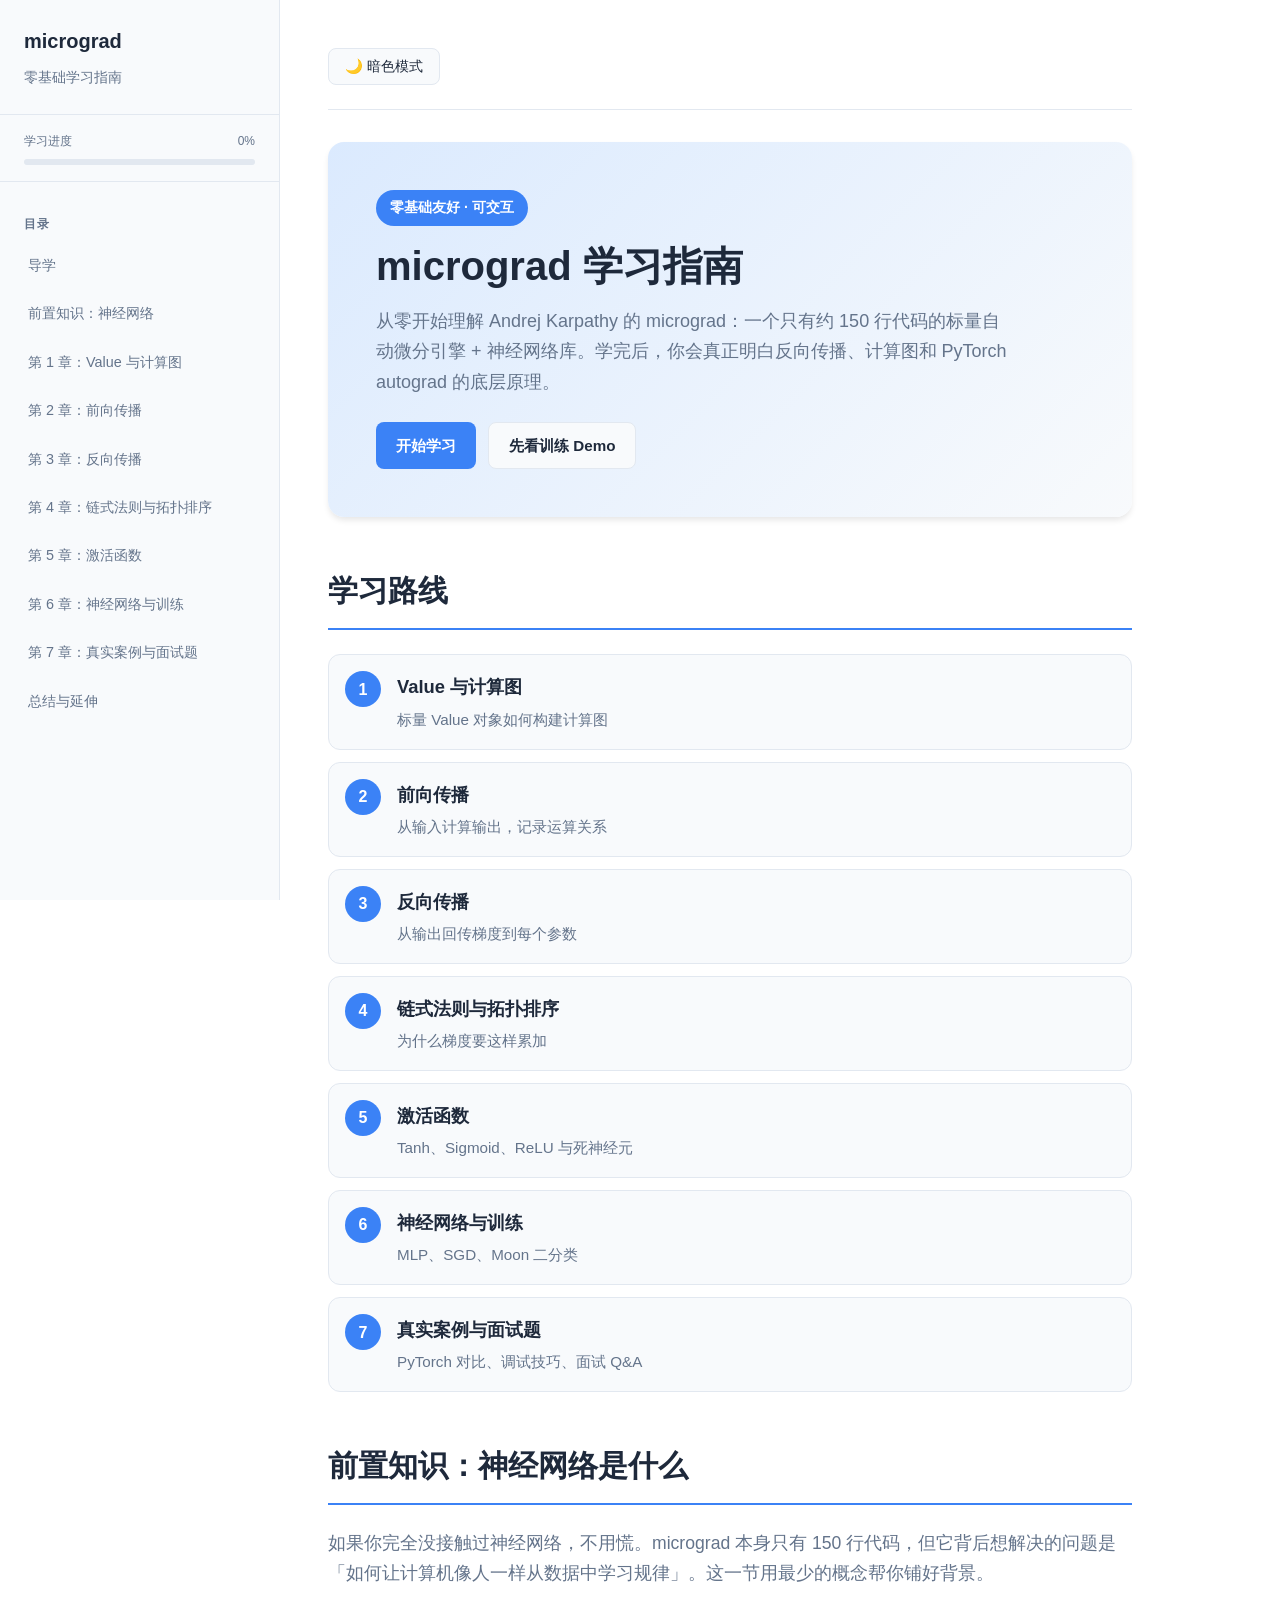
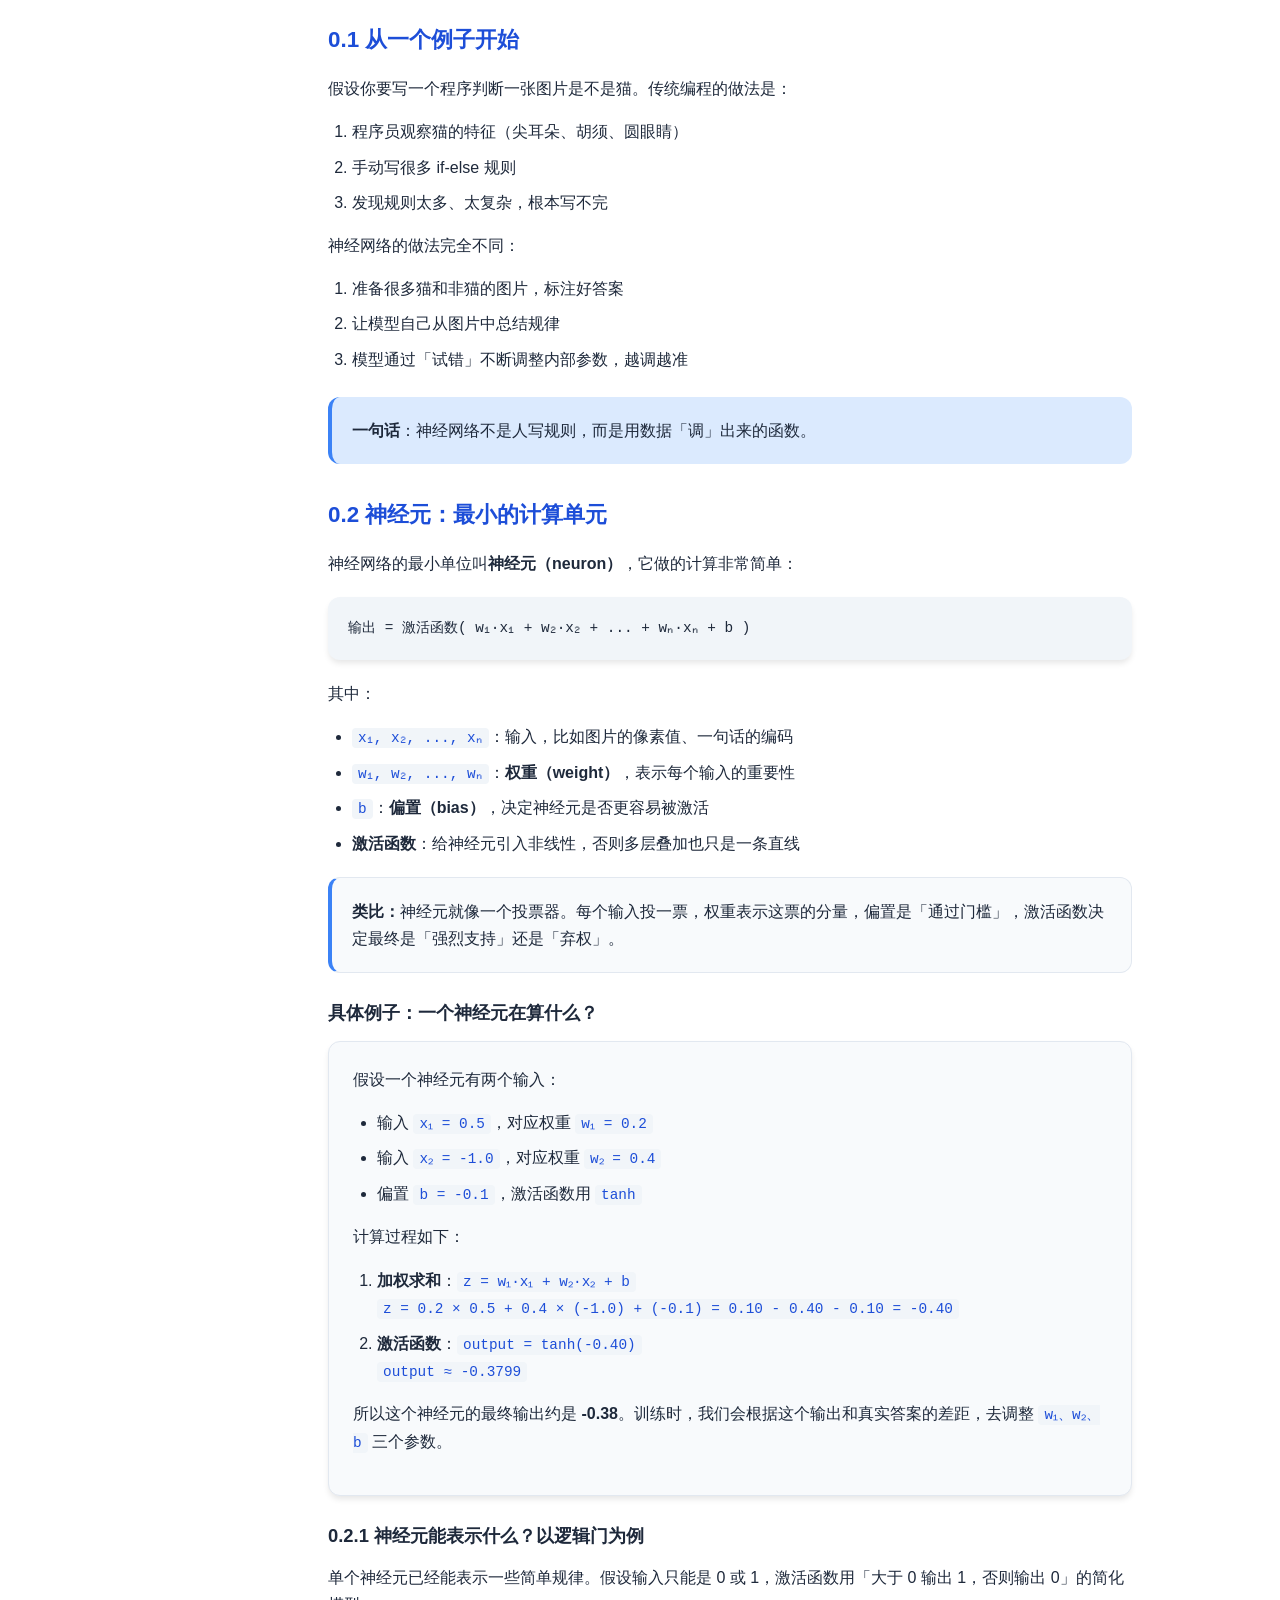
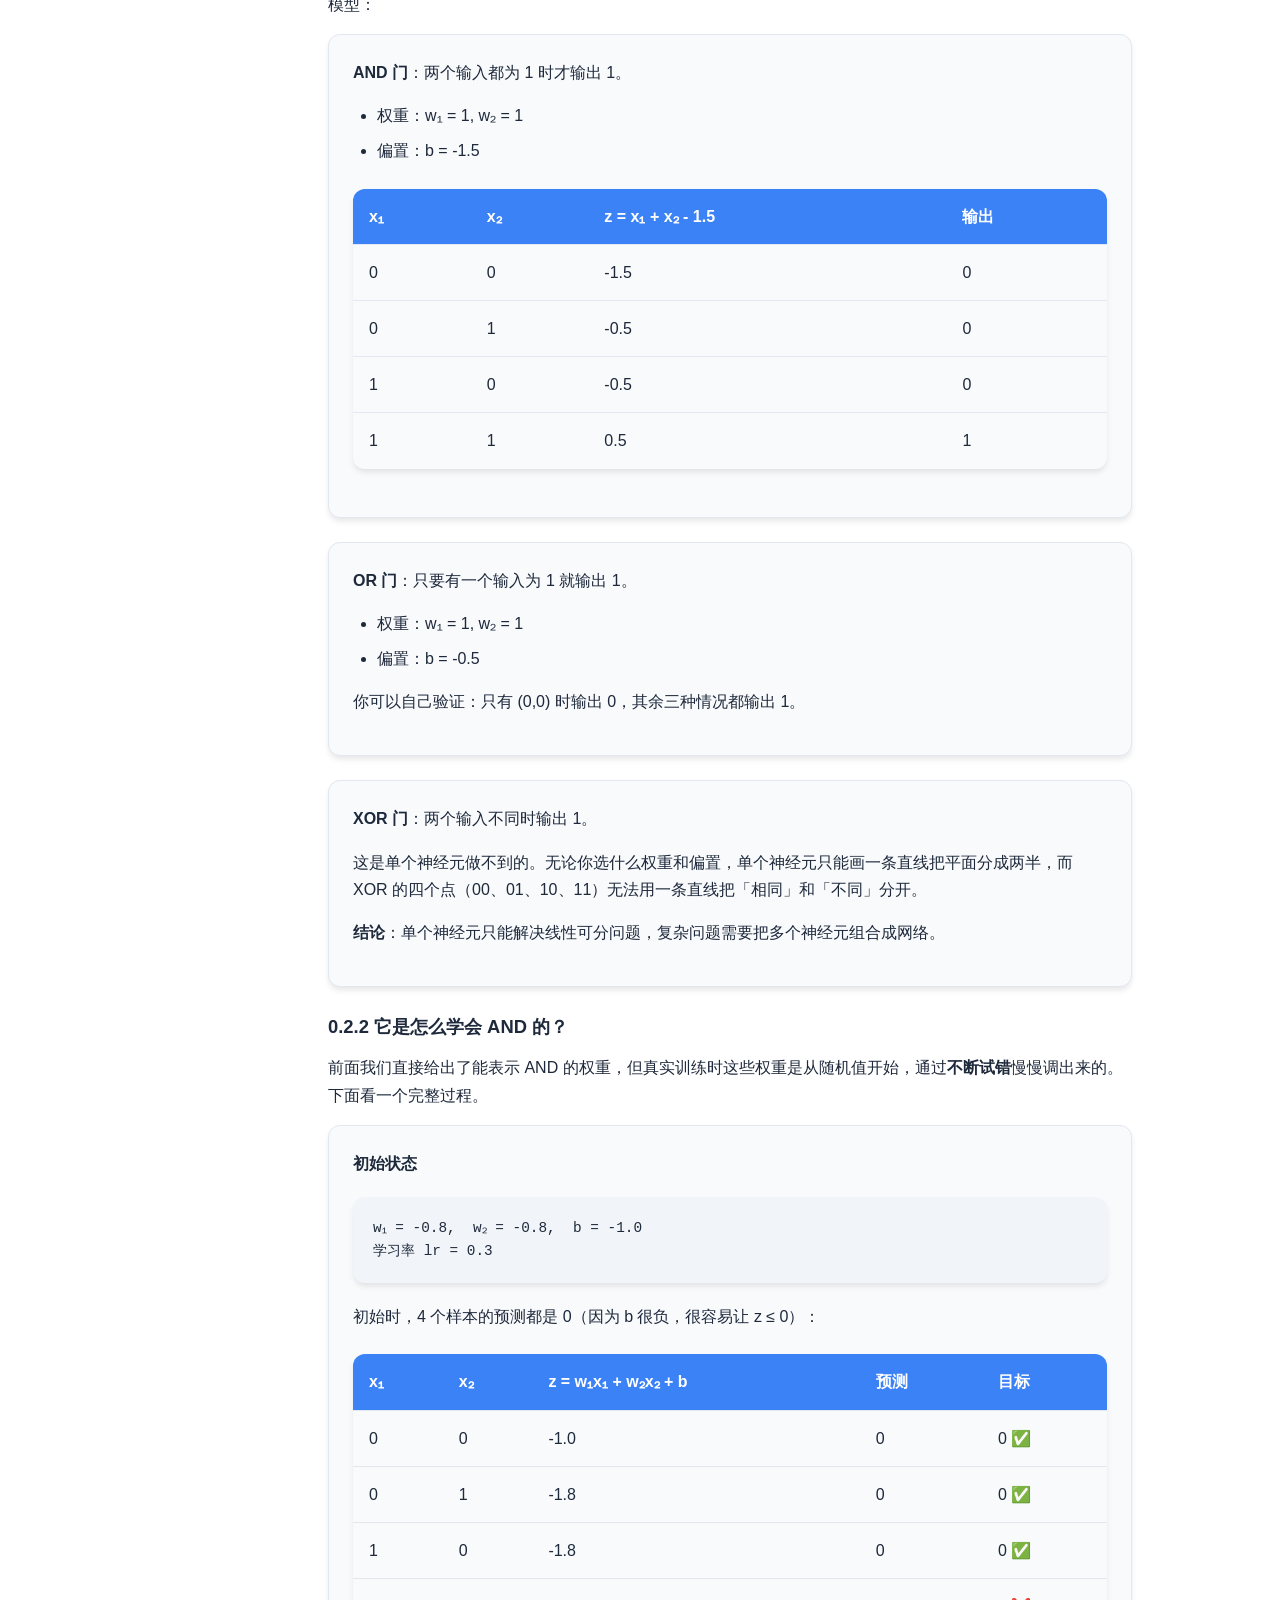
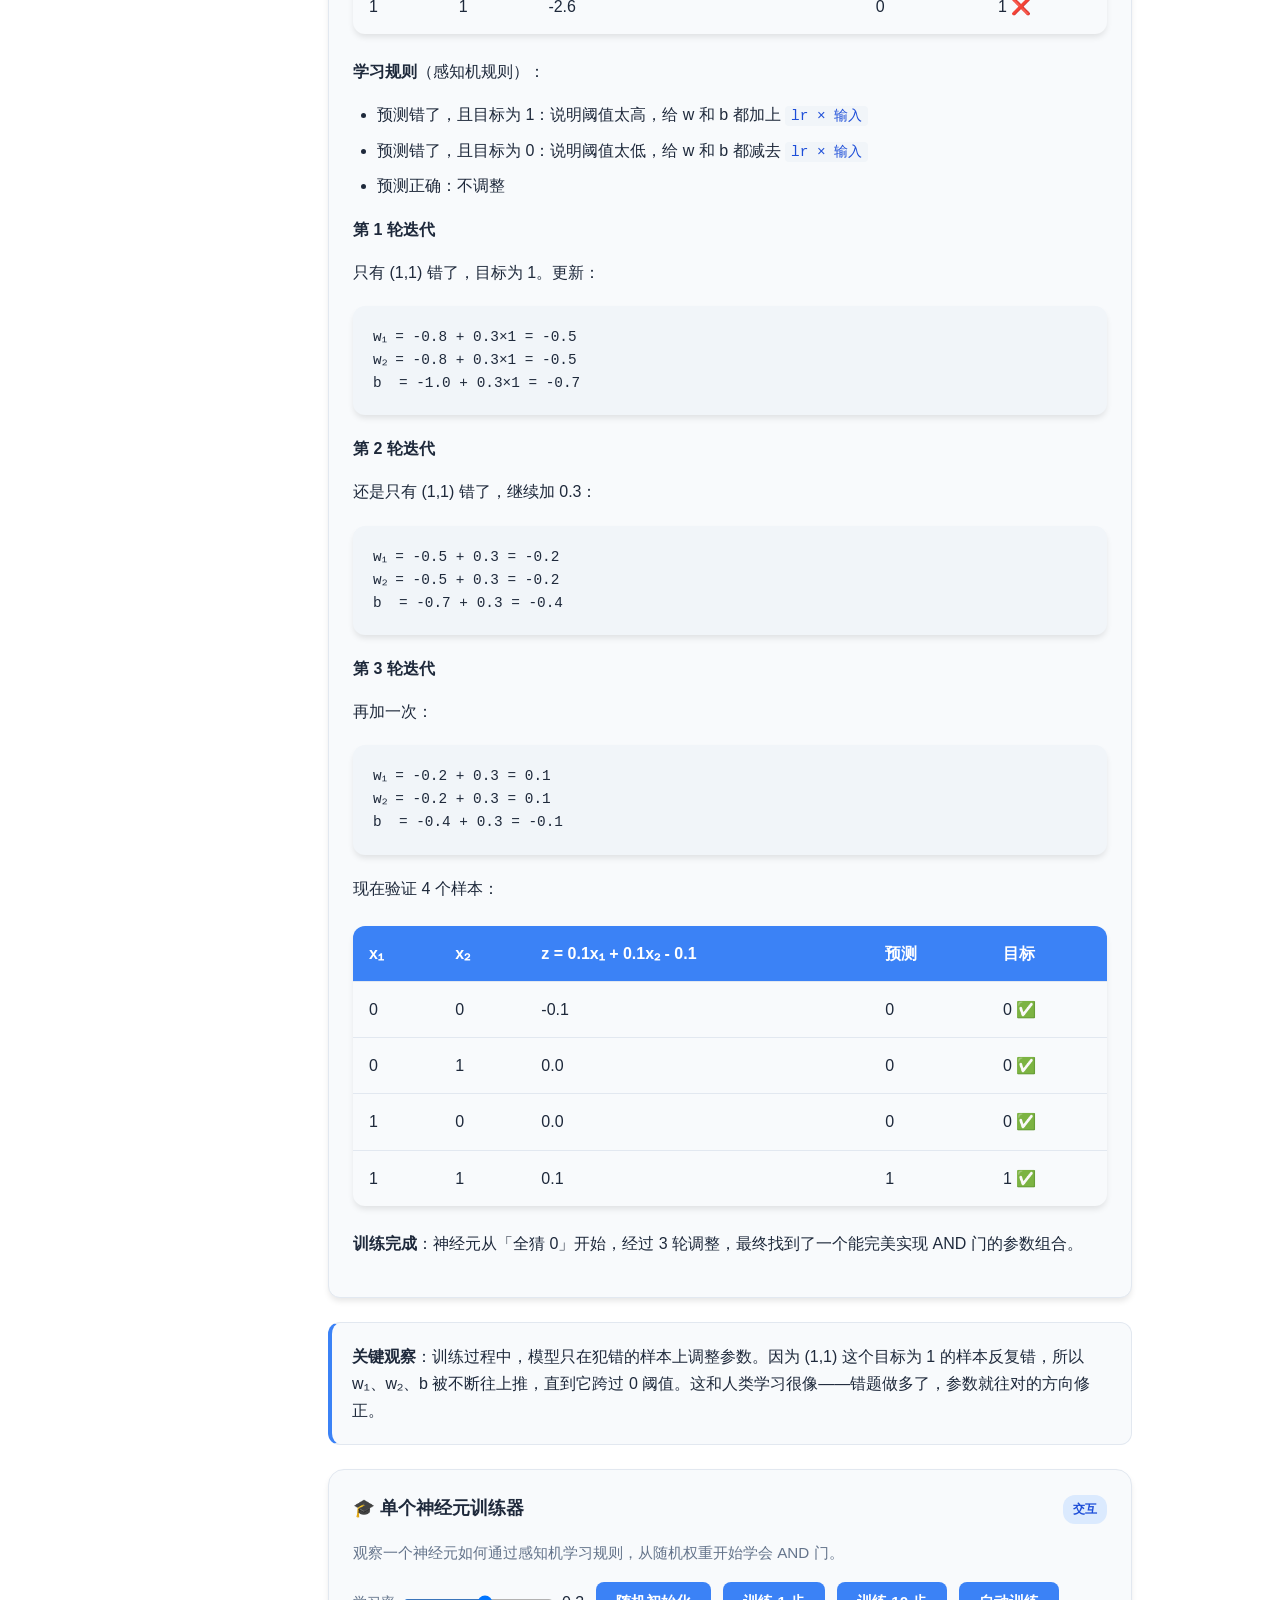
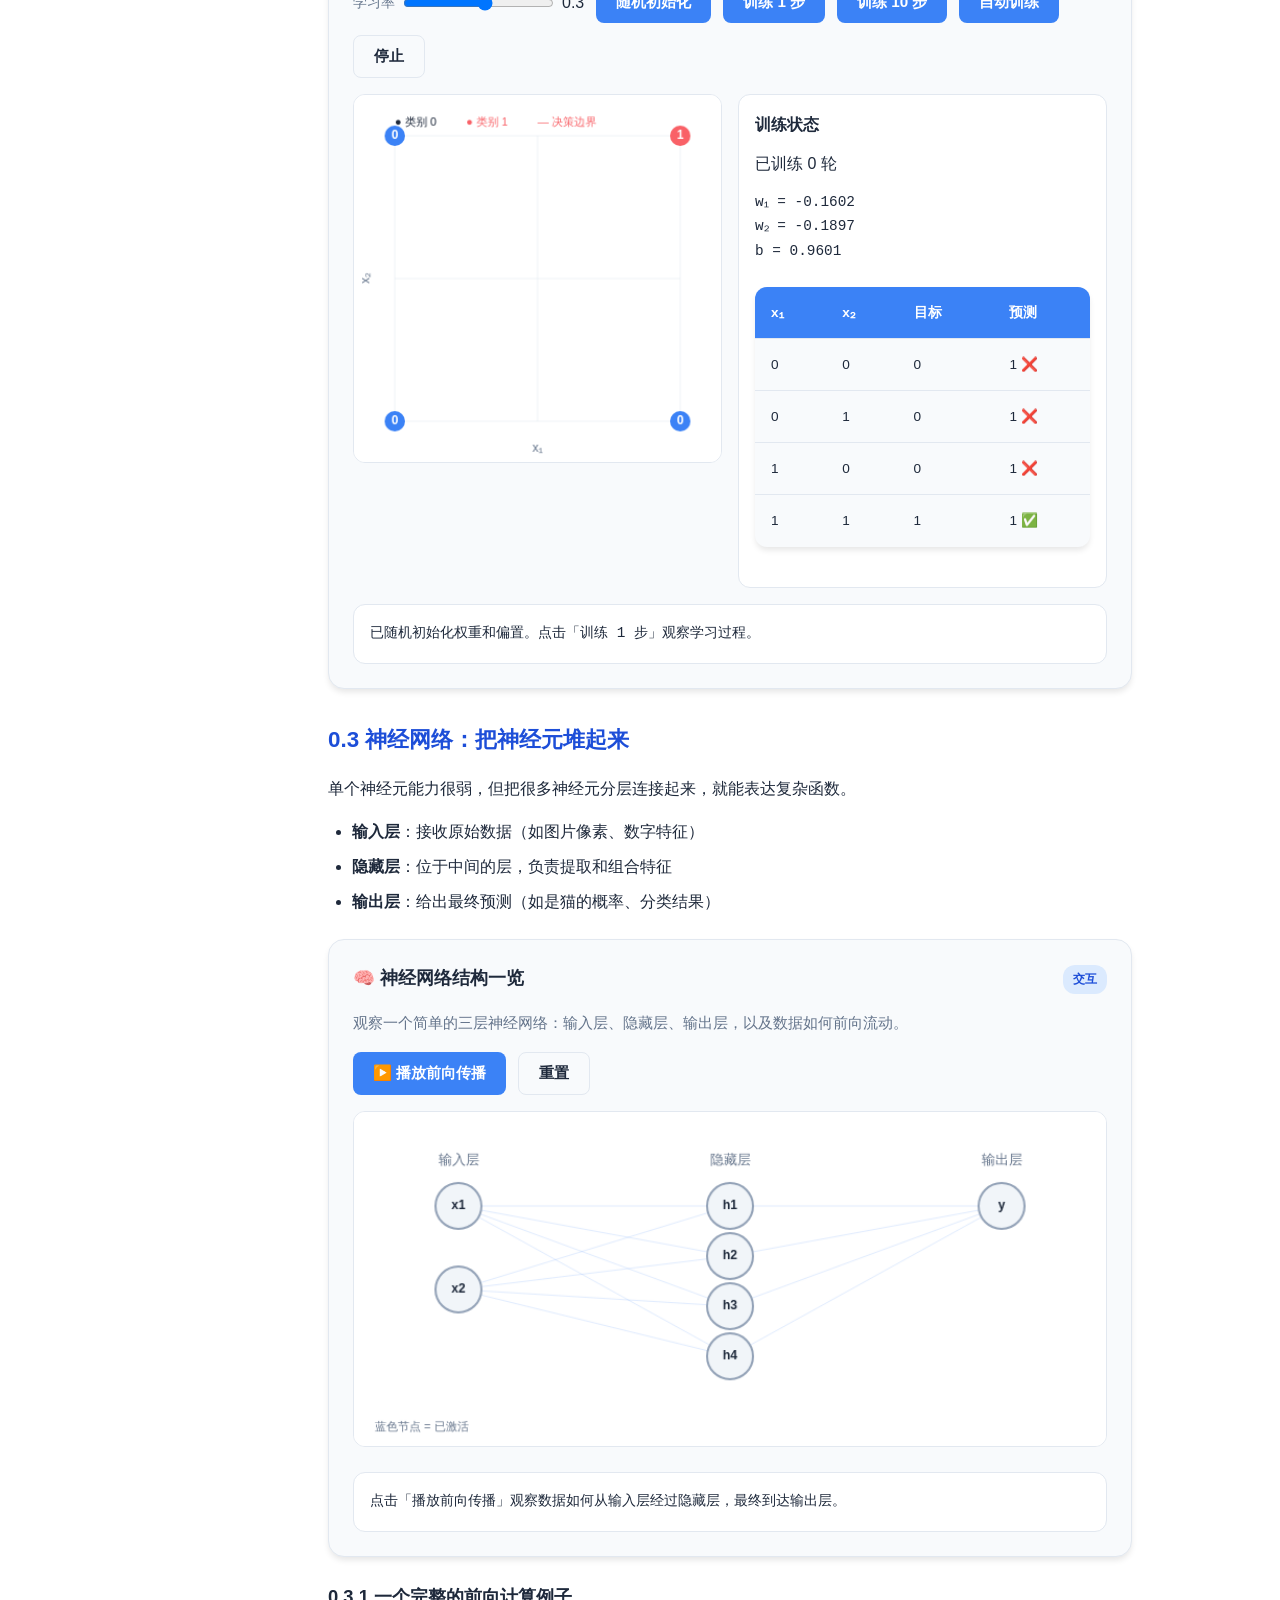
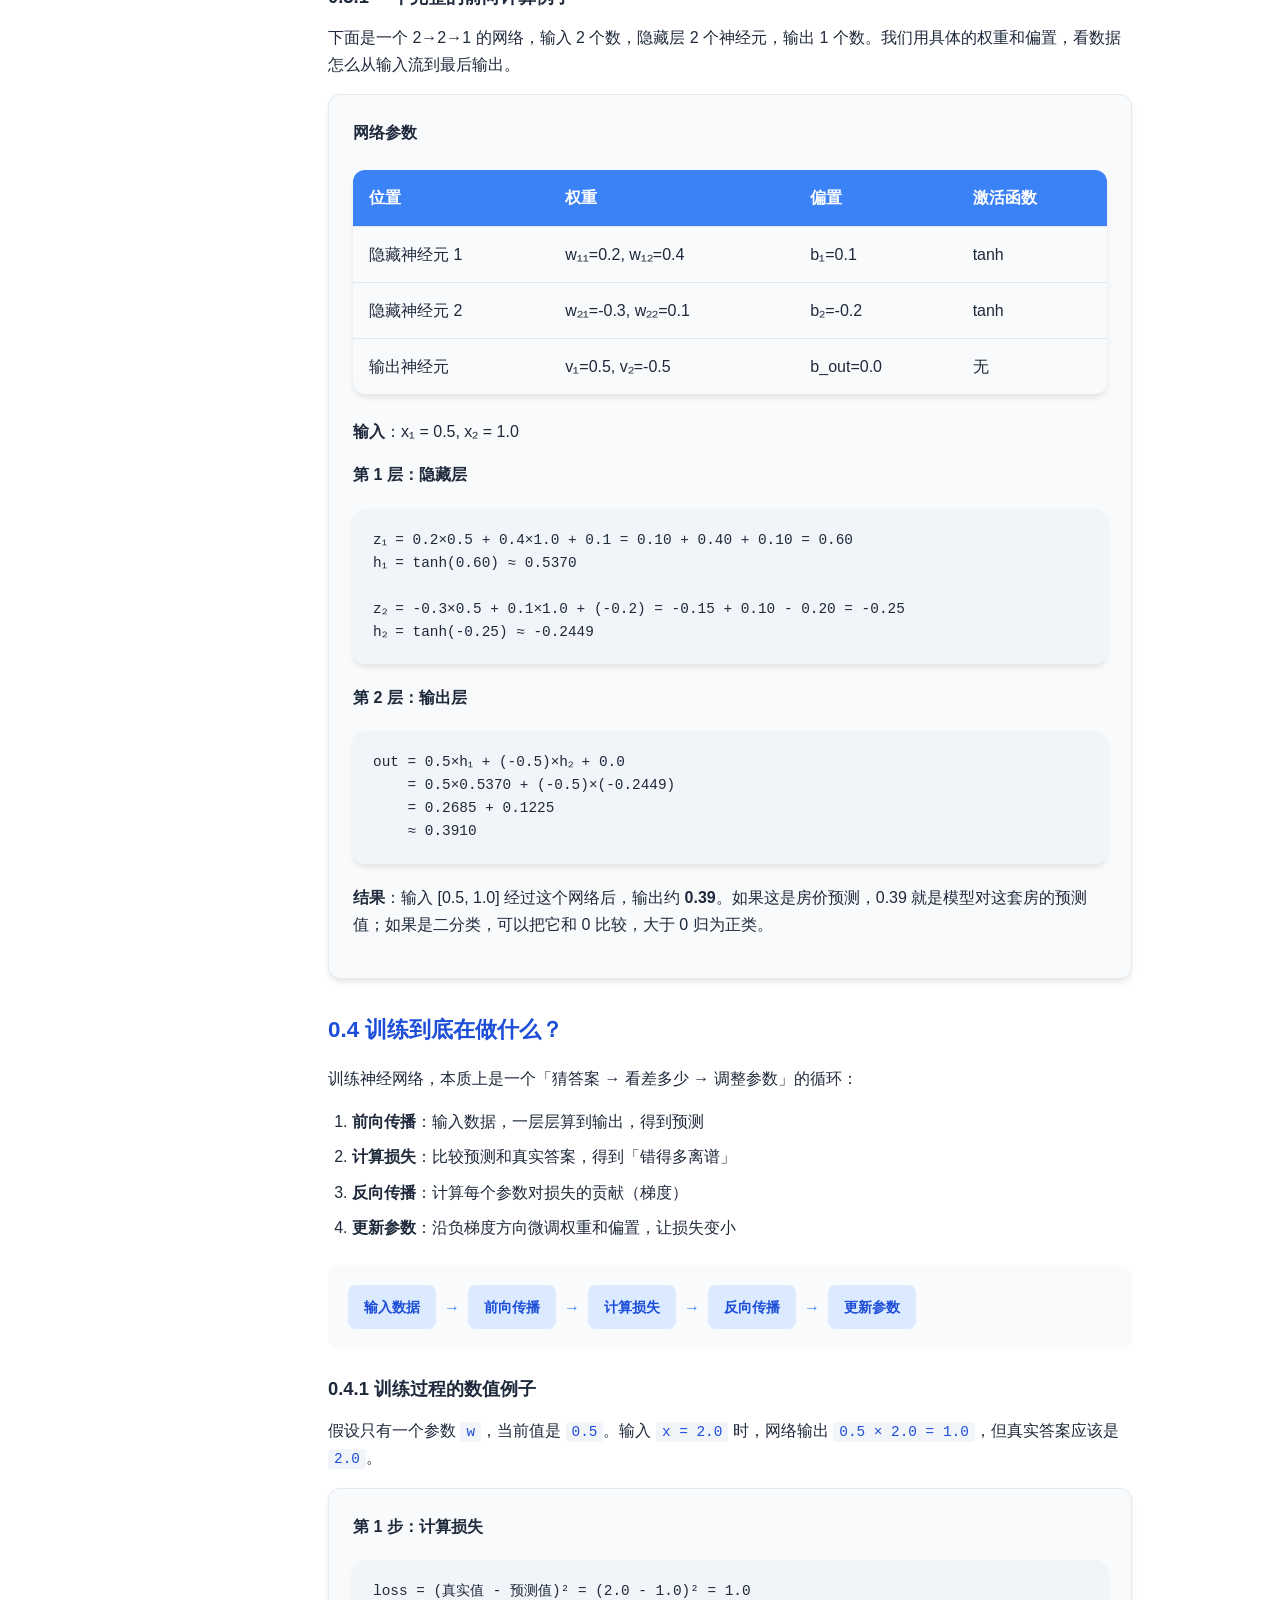
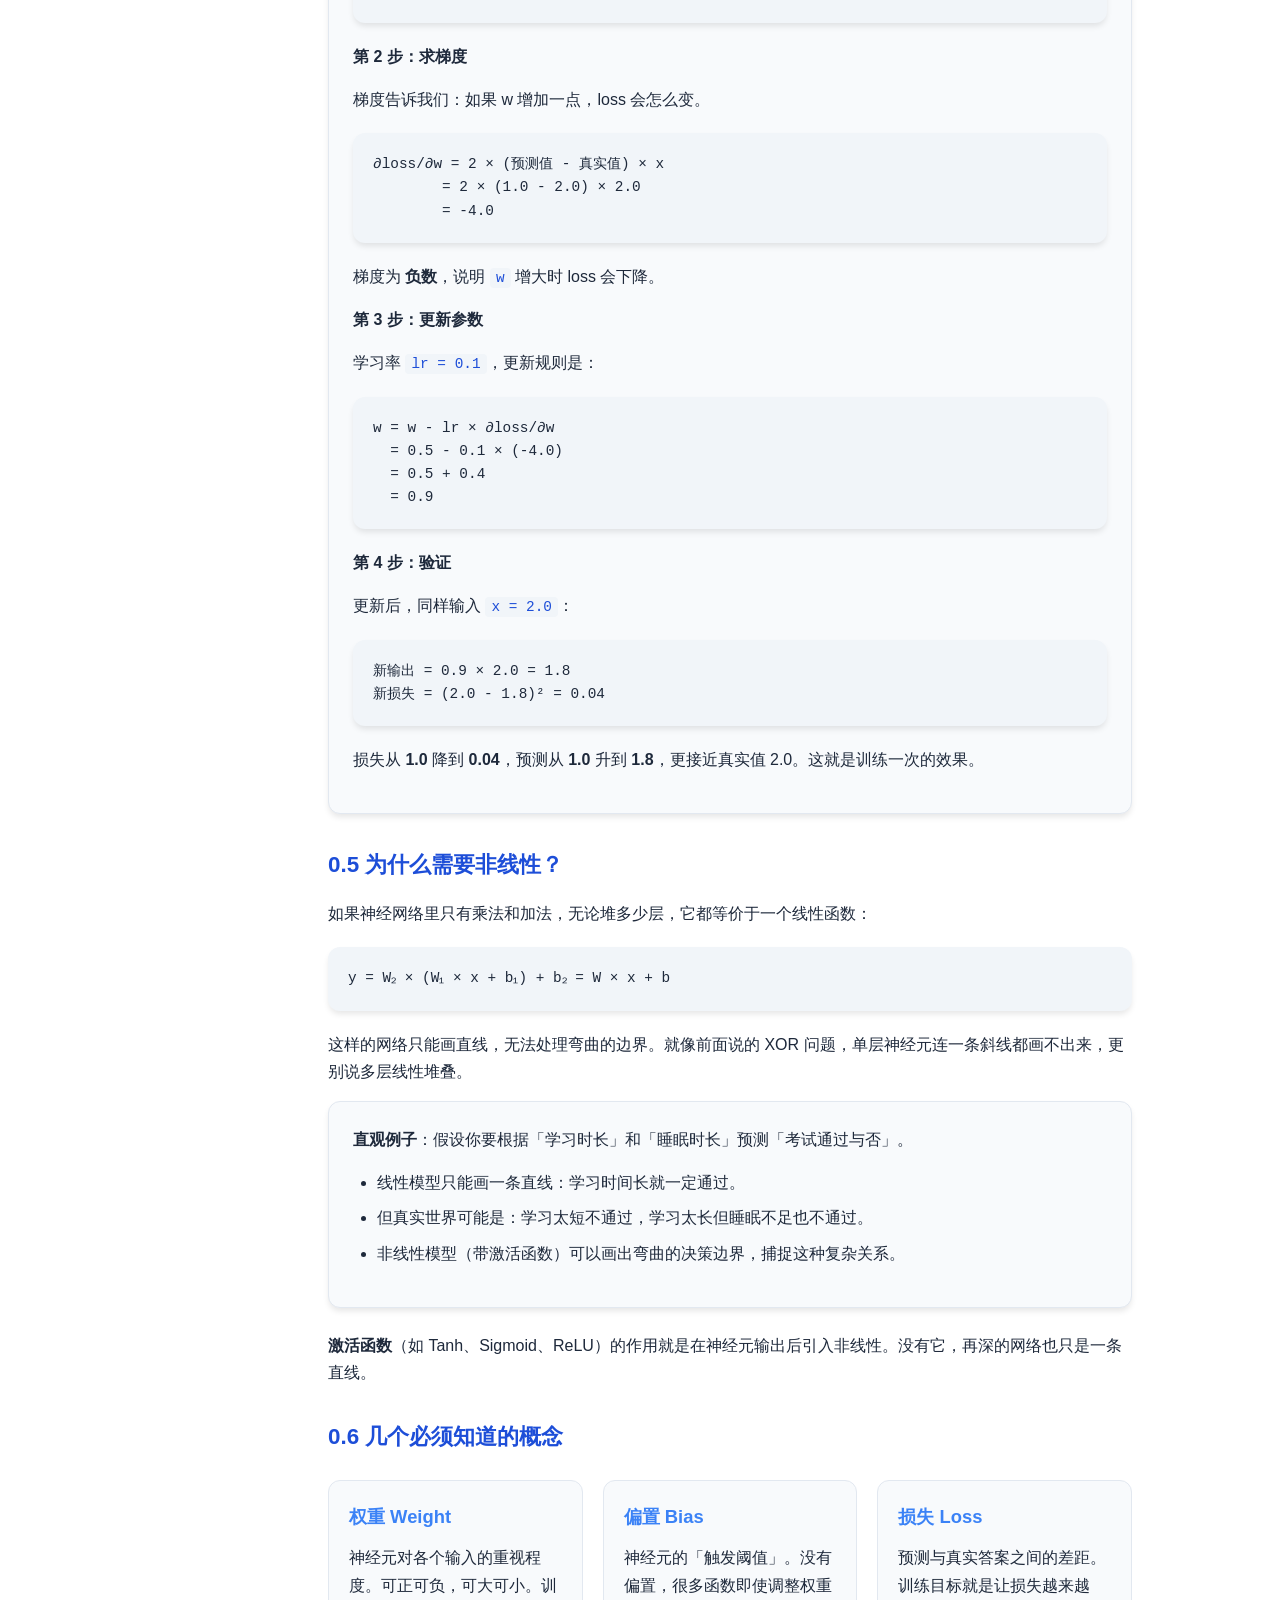
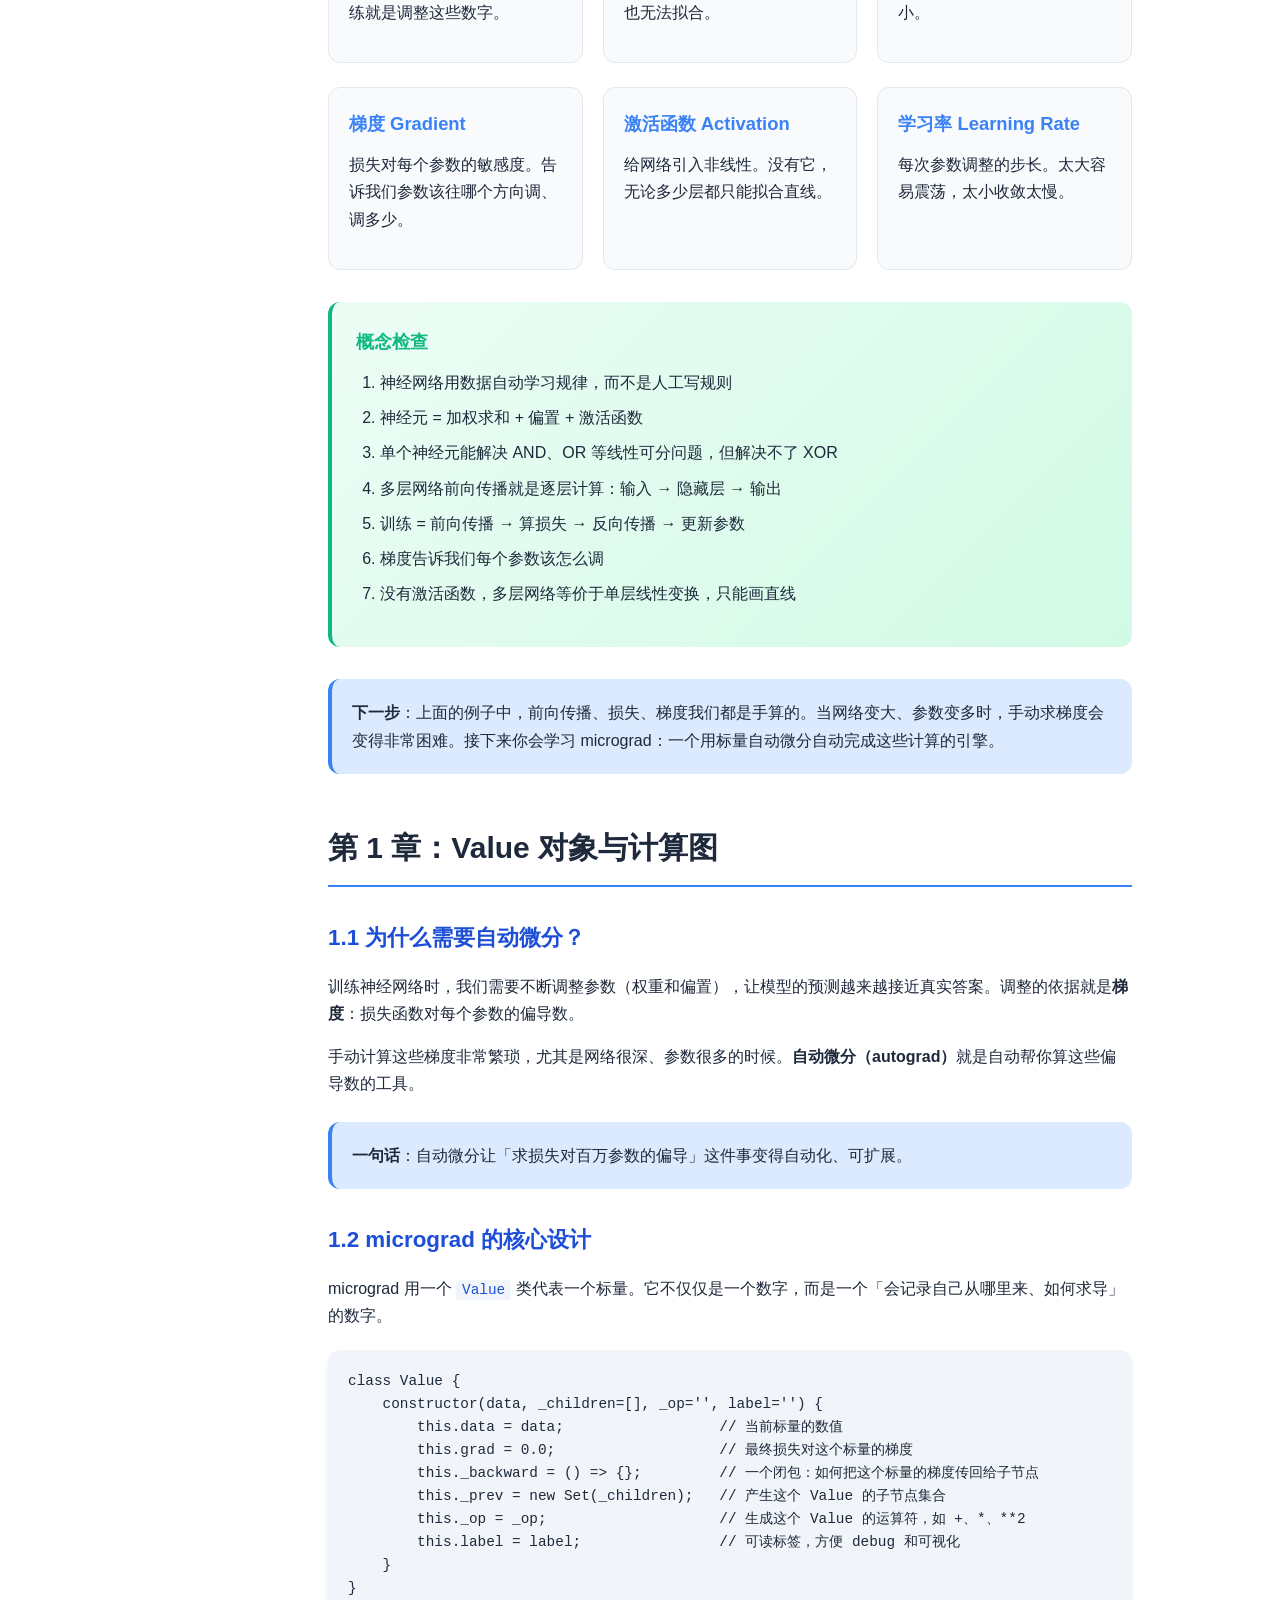
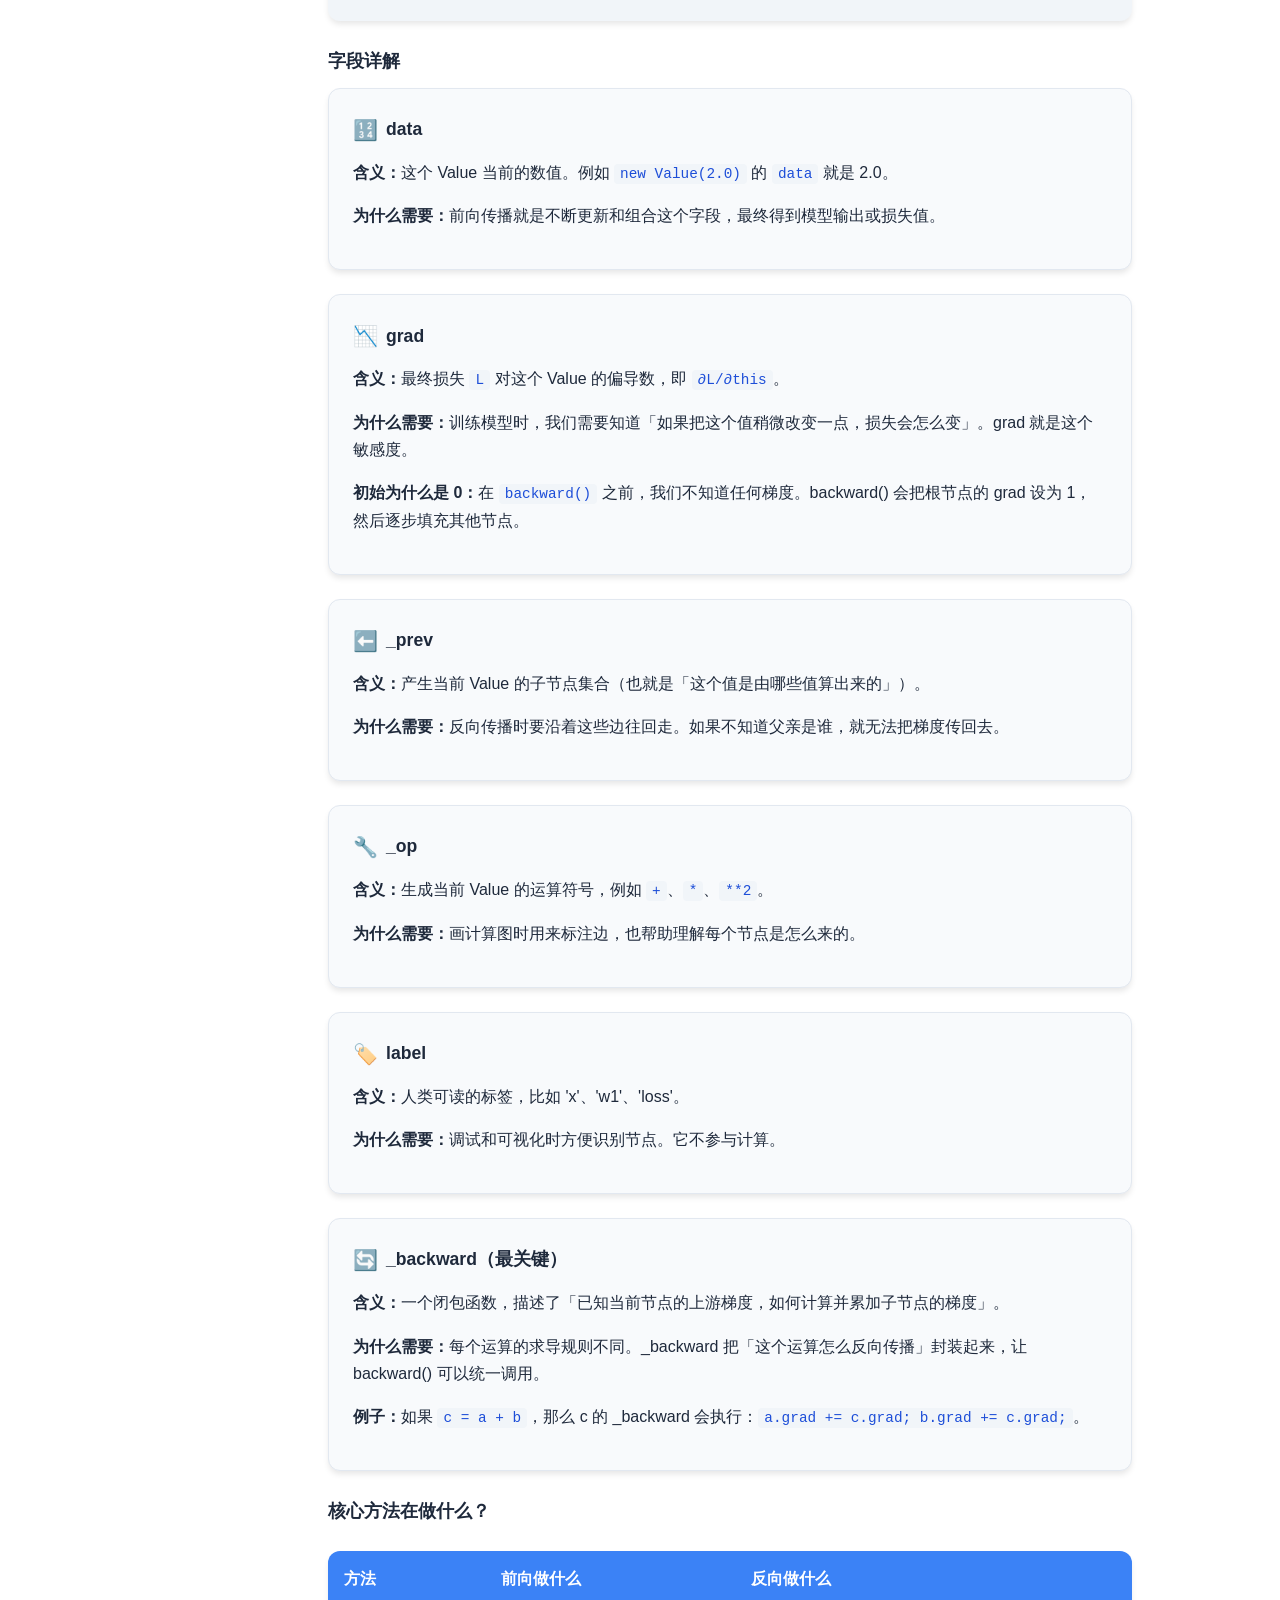
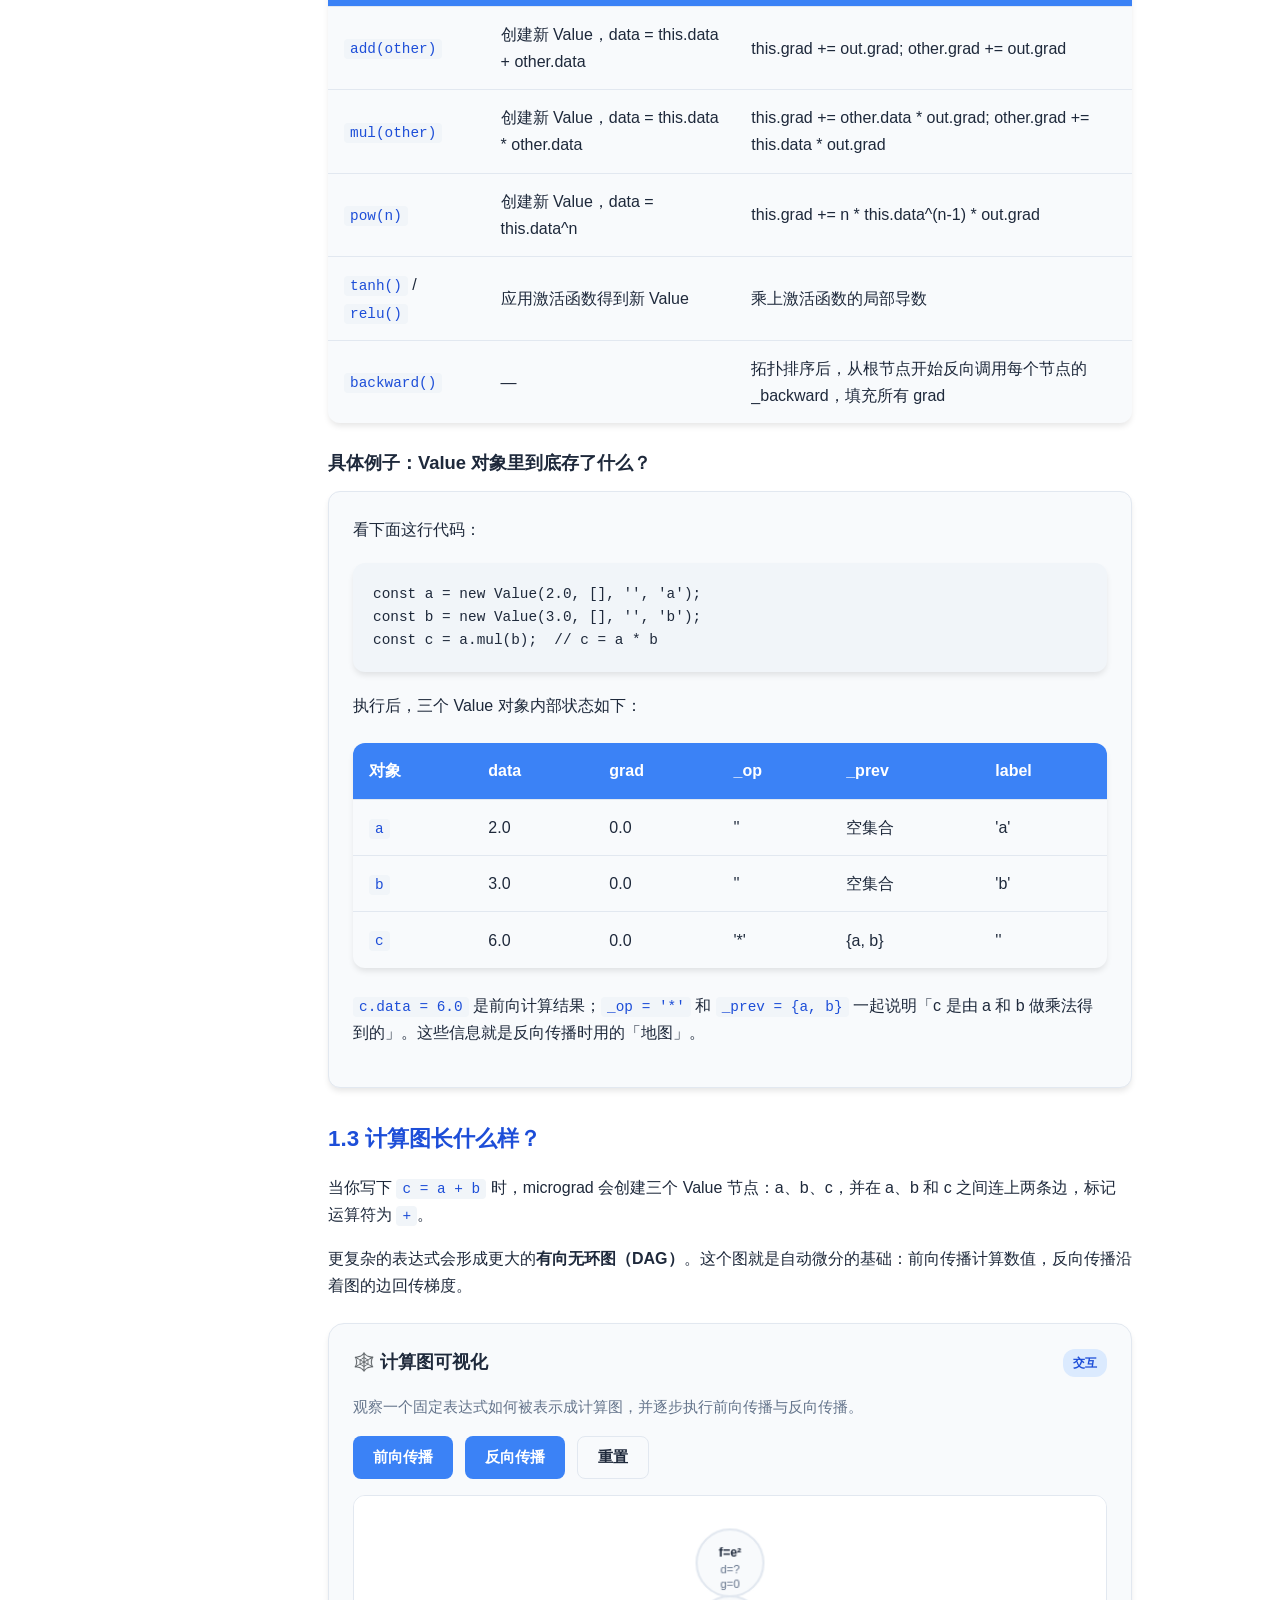
<file: micrograd_learning_site/index.html>
<!DOCTYPE html>
<html lang="zh-CN">
<head>
    <meta charset="UTF-8">
    <meta name="viewport" content="width=device-width, initial-scale=1.0">
    <title>micrograd 零基础学习指南</title>
    <link rel="stylesheet" href="css/base.css">
    <link rel="stylesheet" href="css/components.css">
    <link rel="stylesheet" href="css/demos.css">
    <link rel="stylesheet" href="css/animations.css">
</head>
<body>
    <div class="container">
        <!-- Sidebar -->
        <nav class="sidebar" id="sidebar">
            <div class="sidebar-header">
                <div class="sidebar-title">micrograd</div>
                <div class="sidebar-subtitle">零基础学习指南</div>
            </div>
            <div class="progress-section">
                <div class="progress-label">
                    <span>学习进度</span>
                    <span id="progressText">0%</span>
                </div>
                <div class="progress-bar">
                    <div class="progress-fill" id="progressFill" style="width: 0%"></div>
                </div>
            </div>
            <div class="nav-section">目录</div>
            <ul class="nav-list">
                <li class="nav-item"><a href="#intro" class="nav-link">导学</a></li>
                <li class="nav-item"><a href="#primer" class="nav-link">前置知识：神经网络</a></li>
                <li class="nav-item"><a href="#chapter1" class="nav-link">第 1 章：Value 与计算图</a></li>
                <li class="nav-item"><a href="#chapter2" class="nav-link">第 2 章：前向传播</a></li>
                <li class="nav-item"><a href="#chapter3" class="nav-link">第 3 章：反向传播</a></li>
                <li class="nav-item"><a href="#chapter4" class="nav-link">第 4 章：链式法则与拓扑排序</a></li>
                <li class="nav-item"><a href="#chapter5" class="nav-link">第 5 章：激活函数</a></li>
                <li class="nav-item"><a href="#chapter6" class="nav-link">第 6 章：神经网络与训练</a></li>
                <li class="nav-item"><a href="#chapter7" class="nav-link">第 7 章：真实案例与面试题</a></li>
                <li class="nav-item"><a href="#summary" class="nav-link">总结与延伸</a></li>
            </ul>
        </nav>

        <!-- Main Content -->
        <main class="main">
            <div class="top-bar">
                <button class="menu-toggle" id="menuToggle">☰ 目录</button>
                <button class="theme-toggle" id="themeToggle">🌙 暗色模式</button>
            </div>

            <!-- Hero -->
            <section class="hero" id="intro">
                <span class="hero-badge">零基础友好 · 可交互</span>
                <h1>micrograd 学习指南</h1>
                <p>从零开始理解 Andrej Karpathy 的 micrograd：一个只有约 150 行代码的标量自动微分引擎 + 神经网络库。学完后，你会真正明白反向传播、计算图和 PyTorch autograd 的底层原理。</p>
                <div class="hero-actions">
                    <a href="#chapter1" class="btn btn-primary">开始学习</a>
                    <a href="#chapter6" class="btn btn-secondary">先看训练 Demo</a>
                </div>
            </section>

            <!-- Roadmap -->
            <h2>学习路线</h2>
            <div class="roadmap">
                <a href="#chapter1" class="roadmap-item">
                    <div class="roadmap-number">1</div>
                    <div class="roadmap-content">
                        <h4>Value 与计算图</h4>
                        <p>标量 Value 对象如何构建计算图</p>
                    </div>
                </a>
                <a href="#chapter2" class="roadmap-item">
                    <div class="roadmap-number">2</div>
                    <div class="roadmap-content">
                        <h4>前向传播</h4>
                        <p>从输入计算输出，记录运算关系</p>
                    </div>
                </a>
                <a href="#chapter3" class="roadmap-item">
                    <div class="roadmap-number">3</div>
                    <div class="roadmap-content">
                        <h4>反向传播</h4>
                        <p>从输出回传梯度到每个参数</p>
                    </div>
                </a>
                <a href="#chapter4" class="roadmap-item">
                    <div class="roadmap-number">4</div>
                    <div class="roadmap-content">
                        <h4>链式法则与拓扑排序</h4>
                        <p>为什么梯度要这样累加</p>
                    </div>
                </a>
                <a href="#chapter5" class="roadmap-item">
                    <div class="roadmap-number">5</div>
                    <div class="roadmap-content">
                        <h4>激活函数</h4>
                        <p>Tanh、Sigmoid、ReLU 与死神经元</p>
                    </div>
                </a>
                <a href="#chapter6" class="roadmap-item">
                    <div class="roadmap-number">6</div>
                    <div class="roadmap-content">
                        <h4>神经网络与训练</h4>
                        <p>MLP、SGD、Moon 二分类</p>
                    </div>
                </a>
                <a href="#chapter7" class="roadmap-item">
                    <div class="roadmap-number">7</div>
                    <div class="roadmap-content">
                        <h4>真实案例与面试题</h4>
                        <p>PyTorch 对比、调试技巧、面试 Q&A</p>
                    </div>
                </a>
            </div>

            
            <!-- Prerequisite: Neural Network Background -->
            <section id="primer">
                <h2>前置知识：神经网络是什么</h2>

                <p class="section-intro">如果你完全没接触过神经网络，不用慌。micrograd 本身只有 150 行代码，但它背后想解决的问题是「如何让计算机像人一样从数据中学习规律」。这一节用最少的概念帮你铺好背景。</p>

                <h3>0.1 从一个例子开始</h3>
                <p>假设你要写一个程序判断一张图片是不是猫。传统编程的做法是：</p>
                <ol>
                    <li>程序员观察猫的特征（尖耳朵、胡须、圆眼睛）</li>
                    <li>手动写很多 if-else 规则</li>
                    <li>发现规则太多、太复杂，根本写不完</li>
                </ol>

                <p>神经网络的做法完全不同：</p>
                <ol>
                    <li>准备很多猫和非猫的图片，标注好答案</li>
                    <li>让模型自己从图片中总结规律</li>
                    <li>模型通过「试错」不断调整内部参数，越调越准</li>
                </ol>

                <div class="highlight-box">
                    <p><strong>一句话</strong>：神经网络不是人写规则，而是用数据「调」出来的函数。</p>
                </div>

                <h3>0.2 神经元：最小的计算单元</h3>
                <p>神经网络的最小单位叫<strong>神经元（neuron）</strong>，它做的计算非常简单：</p>

                <pre><code>输出 = 激活函数( w₁·x₁ + w₂·x₂ + ... + wₙ·xₙ + b )</code></pre>

                <p>其中：</p>
                <ul>
                    <li><code>x₁, x₂, ..., xₙ</code>：输入，比如图片的像素值、一句话的编码</li>
                    <li><code>w₁, w₂, ..., wₙ</code>：<strong>权重（weight）</strong>，表示每个输入的重要性</li>
                    <li><code>b</code>：<strong>偏置（bias）</strong>，决定神经元是否更容易被激活</li>
                    <li><strong>激活函数</strong>：给神经元引入非线性，否则多层叠加也只是一条直线</li>
                </ul>

                <div class="concept-box">
                    <p><strong>类比：</strong>神经元就像一个投票器。每个输入投一票，权重表示这票的分量，偏置是「通过门槛」，激活函数决定最终是「强烈支持」还是「弃权」。</p>
                </div>

                <h4>具体例子：一个神经元在算什么？</h4>
                <div class="card">
                    <p>假设一个神经元有两个输入：</p>
                    <ul>
                        <li>输入 <code>x₁ = 0.5</code>，对应权重 <code>w₁ = 0.2</code></li>
                        <li>输入 <code>x₂ = -1.0</code>，对应权重 <code>w₂ = 0.4</code></li>
                        <li>偏置 <code>b = -0.1</code>，激活函数用 <code>tanh</code></li>
                    </ul>
                    <p>计算过程如下：</p>
                    <ol>
                        <li><strong>加权求和</strong>：<code>z = w₁·x₁ + w₂·x₂ + b</code><br>
                            <code>z = 0.2 × 0.5 + 0.4 × (-1.0) + (-0.1) = 0.10 - 0.40 - 0.10 = -0.40</code></li>
                        <li><strong>激活函数</strong>：<code>output = tanh(-0.40)</code><br>
                            <code>output ≈ -0.3799</code></li>
                    </ol>
                    <p>所以这个神经元的最终输出约是 <strong>-0.38</strong>。训练时，我们会根据这个输出和真实答案的差距，去调整 <code>w₁、w₂、b</code> 三个参数。</p>
                </div>

                <h4>0.2.1 神经元能表示什么？以逻辑门为例</h4>
                <p>单个神经元已经能表示一些简单规律。假设输入只能是 0 或 1，激活函数用「大于 0 输出 1，否则输出 0」的简化模型：</p>

                <div class="card">
                    <p><strong>AND 门</strong>：两个输入都为 1 时才输出 1。</p>
                    <ul>
                        <li>权重：w₁ = 1, w₂ = 1</li>
                        <li>偏置：b = -1.5</li>
                    </ul>
                    <table>
                        <tr>
                            <th>x₁</th>
                            <th>x₂</th>
                            <th>z = x₁ + x₂ - 1.5</th>
                            <th>输出</th>
                        </tr>
                        <tr>
                            <td>0</td>
                            <td>0</td>
                            <td>-1.5</td>
                            <td>0</td>
                        </tr>
                        <tr>
                            <td>0</td>
                            <td>1</td>
                            <td>-0.5</td>
                            <td>0</td>
                        </tr>
                        <tr>
                            <td>1</td>
                            <td>0</td>
                            <td>-0.5</td>
                            <td>0</td>
                        </tr>
                        <tr>
                            <td>1</td>
                            <td>1</td>
                            <td>0.5</td>
                            <td>1</td>
                        </tr>
                    </table>
                </div>

                <div class="card">
                    <p><strong>OR 门</strong>：只要有一个输入为 1 就输出 1。</p>
                    <ul>
                        <li>权重：w₁ = 1, w₂ = 1</li>
                        <li>偏置：b = -0.5</li>
                    </ul>
                    <p>你可以自己验证：只有 (0,0) 时输出 0，其余三种情况都输出 1。</p>
                </div>

                <div class="card">
                    <p><strong>XOR 门</strong>：两个输入不同时输出 1。</p>
                    <p>这是单个神经元做不到的。无论你选什么权重和偏置，单个神经元只能画一条直线把平面分成两半，而 XOR 的四个点（00、01、10、11）无法用一条直线把「相同」和「不同」分开。</p>
                    <p><strong>结论</strong>：单个神经元只能解决线性可分问题，复杂问题需要把多个神经元组合成网络。</p>
                </div>

                <h4>0.2.2 它是怎么学会 AND 的？</h4>
                <p>前面我们直接给出了能表示 AND 的权重，但真实训练时这些权重是从随机值开始，通过<strong>不断试错</strong>慢慢调出来的。下面看一个完整过程。</p>

                <div class="card">
                    <p><strong>初始状态</strong></p>
                    <pre><code>w₁ = -0.8,  w₂ = -0.8,  b = -1.0
学习率 lr = 0.3</code></pre>

                    <p>初始时，4 个样本的预测都是 0（因为 b 很负，很容易让 z ≤ 0）：</p>
                    <table>
                        <tr>
                            <th>x₁</th>
                            <th>x₂</th>
                            <th>z = w₁x₁ + w₂x₂ + b</th>
                            <th>预测</th>
                            <th>目标</th>
                        </tr>
                        <tr>
                            <td>0</td>
                            <td>0</td>
                            <td>-1.0</td>
                            <td>0</td>
                            <td>0 ✅</td>
                        </tr>
                        <tr>
                            <td>0</td>
                            <td>1</td>
                            <td>-1.8</td>
                            <td>0</td>
                            <td>0 ✅</td>
                        </tr>
                        <tr>
                            <td>1</td>
                            <td>0</td>
                            <td>-1.8</td>
                            <td>0</td>
                            <td>0 ✅</td>
                        </tr>
                        <tr>
                            <td>1</td>
                            <td>1</td>
                            <td>-2.6</td>
                            <td>0</td>
                            <td>1 ❌</td>
                        </tr>
                    </table>

                    <p><strong>学习规则</strong>（感知机规则）：</p>
                    <ul>
                        <li>预测错了，且目标为 1：说明阈值太高，给 w 和 b 都加上 <code>lr × 输入</code></li>
                        <li>预测错了，且目标为 0：说明阈值太低，给 w 和 b 都减去 <code>lr × 输入</code></li>
                        <li>预测正确：不调整</li>
                    </ul>

                    <p><strong>第 1 轮迭代</strong></p>
                    <p>只有 (1,1) 错了，目标为 1。更新：</p>
                    <pre><code>w₁ = -0.8 + 0.3×1 = -0.5
w₂ = -0.8 + 0.3×1 = -0.5
b  = -1.0 + 0.3×1 = -0.7</code></pre>

                    <p><strong>第 2 轮迭代</strong></p>
                    <p>还是只有 (1,1) 错了，继续加 0.3：</p>
                    <pre><code>w₁ = -0.5 + 0.3 = -0.2
w₂ = -0.5 + 0.3 = -0.2
b  = -0.7 + 0.3 = -0.4</code></pre>

                    <p><strong>第 3 轮迭代</strong></p>
                    <p>再加一次：</p>
                    <pre><code>w₁ = -0.2 + 0.3 = 0.1
w₂ = -0.2 + 0.3 = 0.1
b  = -0.4 + 0.3 = -0.1</code></pre>

                    <p>现在验证 4 个样本：</p>
                    <table>
                        <tr>
                            <th>x₁</th>
                            <th>x₂</th>
                            <th>z = 0.1x₁ + 0.1x₂ - 0.1</th>
                            <th>预测</th>
                            <th>目标</th>
                        </tr>
                        <tr><td>0</td><td>0</td><td>-0.1</td><td>0</td><td>0 ✅</td></tr>
                        <tr><td>0</td><td>1</td><td>0.0</td><td>0</td><td>0 ✅</td></tr>
                        <tr><td>1</td><td>0</td><td>0.0</td><td>0</td><td>0 ✅</td></tr>
                        <tr><td>1</td><td>1</td><td>0.1</td><td>1</td><td>1 ✅</td></tr>
                    </table>

                    <p><strong>训练完成</strong>：神经元从「全猜 0」开始，经过 3 轮调整，最终找到了一个能完美实现 AND 门的参数组合。</p>
                </div>

                <div class="concept-box">
                    <p><strong>关键观察</strong>：训练过程中，模型只在犯错的样本上调整参数。因为 (1,1) 这个目标为 1 的样本反复错，所以 w₁、w₂、b 被不断往上推，直到它跨过 0 阈值。这和人类学习很像——错题做多了，参数就往对的方向修正。</p>
                </div>

                <div class="demo-container">
                    <div class="demo-header">
                        <div class="demo-title">🎓 单个神经元训练器</div>
                        <span class="demo-badge">交互</span>
                    </div>
                    <div class="demo-description">观察一个神经元如何通过感知机学习规则，从随机权重开始学会 AND 门。</div>
                    <div id="mg-single-neuron-trainer-demo"></div>
                </div>

                <h3>0.3 神经网络：把神经元堆起来</h3>
                <p>单个神经元能力很弱，但把很多神经元分层连接起来，就能表达复杂函数。</p>

                <ul>
                    <li><strong>输入层</strong>：接收原始数据（如图片像素、数字特征）</li>
                    <li><strong>隐藏层</strong>：位于中间的层，负责提取和组合特征</li>
                    <li><strong>输出层</strong>：给出最终预测（如是猫的概率、分类结果）</li>
                </ul>

                <div class="demo-container">
                    <div class="demo-header">
                        <div class="demo-title">🧠 神经网络结构一览</div>
                        <span class="demo-badge">交互</span>
                    </div>
                    <div class="demo-description">观察一个简单的三层神经网络：输入层、隐藏层、输出层，以及数据如何前向流动。</div>
                    <div id="mg-network-overview-demo"></div>
                </div>

                <h4>0.3.1 一个完整的前向计算例子</h4>
                <p>下面是一个 2→2→1 的网络，输入 2 个数，隐藏层 2 个神经元，输出 1 个数。我们用具体的权重和偏置，看数据怎么从输入流到最后输出。</p>

                <div class="card">
                    <p><strong>网络参数</strong></p>
                    <table>
                        <tr>
                            <th>位置</th>
                            <th>权重</th>
                            <th>偏置</th>
                            <th>激活函数</th>
                        </tr>
                        <tr>
                            <td>隐藏神经元 1</td>
                            <td>w₁₁=0.2, w₁₂=0.4</td>
                            <td>b₁=0.1</td>
                            <td>tanh</td>
                        </tr>
                        <tr>
                            <td>隐藏神经元 2</td>
                            <td>w₂₁=-0.3, w₂₂=0.1</td>
                            <td>b₂=-0.2</td>
                            <td>tanh</td>
                        </tr>
                        <tr>
                            <td>输出神经元</td>
                            <td>v₁=0.5, v₂=-0.5</td>
                            <td>b_out=0.0</td>
                            <td>无</td>
                        </tr>
                    </table>

                    <p><strong>输入</strong>：x₁ = 0.5, x₂ = 1.0</p>

                    <p><strong>第 1 层：隐藏层</strong></p>
                    <pre><code>z₁ = 0.2×0.5 + 0.4×1.0 + 0.1 = 0.10 + 0.40 + 0.10 = 0.60
h₁ = tanh(0.60) ≈ 0.5370

z₂ = -0.3×0.5 + 0.1×1.0 + (-0.2) = -0.15 + 0.10 - 0.20 = -0.25
h₂ = tanh(-0.25) ≈ -0.2449</code></pre>

                    <p><strong>第 2 层：输出层</strong></p>
                    <pre><code>out = 0.5×h₁ + (-0.5)×h₂ + 0.0
    = 0.5×0.5370 + (-0.5)×(-0.2449)
    = 0.2685 + 0.1225
    ≈ 0.3910</code></pre>

                    <p><strong>结果</strong>：输入 [0.5, 1.0] 经过这个网络后，输出约 <strong>0.39</strong>。如果这是房价预测，0.39 就是模型对这套房的预测值；如果是二分类，可以把它和 0 比较，大于 0 归为正类。</p>
                </div>

                <h3>0.4 训练到底在做什么？</h3>
                <p>训练神经网络，本质上是一个「猜答案 → 看差多少 → 调整参数」的循环：</p>

                <ol>
                    <li><strong>前向传播</strong>：输入数据，一层层算到输出，得到预测</li>
                    <li><strong>计算损失</strong>：比较预测和真实答案，得到「错得多离谱」</li>
                    <li><strong>反向传播</strong>：计算每个参数对损失的贡献（梯度）</li>
                    <li><strong>更新参数</strong>：沿负梯度方向微调权重和偏置，让损失变小</li>
                </ol>

                <div class="process-flow">
                    <span class="process-step">输入数据</span>
                    <span class="process-arrow">→</span>
                    <span class="process-step">前向传播</span>
                    <span class="process-arrow">→</span>
                    <span class="process-step">计算损失</span>
                    <span class="process-arrow">→</span>
                    <span class="process-step">反向传播</span>
                    <span class="process-arrow">→</span>
                    <span class="process-step">更新参数</span>
                </div>

                <h4>0.4.1 训练过程的数值例子</h4>
                <p>假设只有一个参数 <code>w</code>，当前值是 <code>0.5</code>。输入 <code>x = 2.0</code> 时，网络输出 <code>0.5 × 2.0 = 1.0</code>，但真实答案应该是 <code>2.0</code>。</p>

                <div class="card">
                    <p><strong>第 1 步：计算损失</strong></p>
                    <pre><code>loss = (真实值 - 预测值)² = (2.0 - 1.0)² = 1.0</code></pre>

                    <p><strong>第 2 步：求梯度</strong></p>
                    <p>梯度告诉我们：如果 w 增加一点，loss 会怎么变。</p>
                    <pre><code>∂loss/∂w = 2 × (预测值 - 真实值) × x
        = 2 × (1.0 - 2.0) × 2.0
        = -4.0</code></pre>
                    <p>梯度为 <strong>负数</strong>，说明 <code>w</code> 增大时 loss 会下降。</p>

                    <p><strong>第 3 步：更新参数</strong></p>
                    <p>学习率 <code>lr = 0.1</code>，更新规则是：</p>
                    <pre><code>w = w - lr × ∂loss/∂w
  = 0.5 - 0.1 × (-4.0)
  = 0.5 + 0.4
  = 0.9</code></pre>

                    <p><strong>第 4 步：验证</strong></p>
                    <p>更新后，同样输入 <code>x = 2.0</code>：</p>
                    <pre><code>新输出 = 0.9 × 2.0 = 1.8
新损失 = (2.0 - 1.8)² = 0.04</code></pre>
                    <p>损失从 <strong>1.0</strong> 降到 <strong>0.04</strong>，预测从 <strong>1.0</strong> 升到 <strong>1.8</strong>，更接近真实值 2.0。这就是训练一次的效果。</p>
                </div>

                <h3>0.5 为什么需要非线性？</h3>
                <p>如果神经网络里只有乘法和加法，无论堆多少层，它都等价于一个线性函数：</p>
                <pre><code>y = W₂ × (W₁ × x + b₁) + b₂ = W × x + b</code></pre>
                <p>这样的网络只能画直线，无法处理弯曲的边界。就像前面说的 XOR 问题，单层神经元连一条斜线都画不出来，更别说多层线性堆叠。</p>

                <div class="card">
                    <p><strong>直观例子</strong>：假设你要根据「学习时长」和「睡眠时长」预测「考试通过与否」。</p>
                    <ul>
                        <li>线性模型只能画一条直线：学习时间长就一定通过。</li>
                        <li>但真实世界可能是：学习太短不通过，学习太长但睡眠不足也不通过。</li>
                        <li>非线性模型（带激活函数）可以画出弯曲的决策边界，捕捉这种复杂关系。</li>
                    </ul>
                </div>

                <p><strong>激活函数</strong>（如 Tanh、Sigmoid、ReLU）的作用就是在神经元输出后引入非线性。没有它，再深的网络也只是一条直线。</p>

                <h3>0.6 几个必须知道的概念</h3>

                <div class="comparison comparison-3">
                    <div class="comparison-box">
                        <h4>权重 Weight</h4>
                        <p>神经元对各个输入的重视程度。可正可负，可大可小。训练就是调整这些数字。</p>
                    </div>
                    <div class="comparison-box">
                        <h4>偏置 Bias</h4>
                        <p>神经元的「触发阈值」。没有偏置，很多函数即使调整权重也无法拟合。</p>
                    </div>
                    <div class="comparison-box">
                        <h4>损失 Loss</h4>
                        <p>预测与真实答案之间的差距。训练目标就是让损失越来越小。</p>
                    </div>
                </div>

                <div class="comparison comparison-3">
                    <div class="comparison-box">
                        <h4>梯度 Gradient</h4>
                        <p>损失对每个参数的敏感度。告诉我们参数该往哪个方向调、调多少。</p>
                    </div>
                    <div class="comparison-box">
                        <h4>激活函数 Activation</h4>
                        <p>给网络引入非线性。没有它，无论多少层都只能拟合直线。</p>
                    </div>
                    <div class="comparison-box">
                        <h4>学习率 Learning Rate</h4>
                        <p>每次参数调整的步长。太大容易震荡，太小收敛太慢。</p>
                    </div>
                </div>

                <div class="concept-check">
                    <h4>概念检查</h4>
                    <ol>
                        <li>神经网络用数据自动学习规律，而不是人工写规则</li>
                        <li>神经元 = 加权求和 + 偏置 + 激活函数</li>
                        <li>单个神经元能解决 AND、OR 等线性可分问题，但解决不了 XOR</li>
                        <li>多层网络前向传播就是逐层计算：输入 → 隐藏层 → 输出</li>
                        <li>训练 = 前向传播 → 算损失 → 反向传播 → 更新参数</li>
                        <li>梯度告诉我们每个参数该怎么调</li>
                        <li>没有激活函数，多层网络等价于单层线性变换，只能画直线</li>
                    </ol>
                </div>

                <div class="highlight-box">
                    <p><strong>下一步</strong>：上面的例子中，前向传播、损失、梯度我们都是手算的。当网络变大、参数变多时，手动求梯度会变得非常困难。接下来你会学习 micrograd：一个用标量自动微分自动完成这些计算的引擎。</p>
                </div>
            </section>

<!-- Chapter 1 -->
            <section id="chapter1">
                <h2>第 1 章：Value 对象与计算图</h2>

                <h3>1.1 为什么需要自动微分？</h3>
                <p>训练神经网络时，我们需要不断调整参数（权重和偏置），让模型的预测越来越接近真实答案。调整的依据就是<strong>梯度</strong>：损失函数对每个参数的偏导数。</p>
                <p>手动计算这些梯度非常繁琐，尤其是网络很深、参数很多的时候。<strong>自动微分（autograd）</strong>就是自动帮你算这些偏导数的工具。</p>

                <div class="highlight-box">
                    <p><strong>一句话</strong>：自动微分让「求损失对百万参数的偏导」这件事变得自动化、可扩展。</p>
                </div>

                <h3>1.2 micrograd 的核心设计</h3>
                <p>micrograd 用一个 <code>Value</code> 类代表一个标量。它不仅仅是一个数字，而是一个「会记录自己从哪里来、如何求导」的数字。</p>

                <pre><code>class Value {
    constructor(data, _children=[], _op='', label='') {
        this.data = data;                  // 当前标量的数值
        this.grad = 0.0;                   // 最终损失对这个标量的梯度
        this._backward = () => {};         // 一个闭包：如何把这个标量的梯度传回给子节点
        this._prev = new Set(_children);   // 产生这个 Value 的子节点集合
        this._op = _op;                    // 生成这个 Value 的运算符，如 +、*、**2
        this.label = label;                // 可读标签，方便 debug 和可视化
    }
}</code></pre>

                <h4>字段详解</h4>
                <div class="card">
                    <div class="card-title"><span class="card-icon">🔢</span>data</div>
                    <p><strong>含义：</strong>这个 Value 当前的数值。例如 <code>new Value(2.0)</code> 的 <code>data</code> 就是 2.0。</p>
                    <p><strong>为什么需要：</strong>前向传播就是不断更新和组合这个字段，最终得到模型输出或损失值。</p>
                </div>

                <div class="card">
                    <div class="card-title"><span class="card-icon">📉</span>grad</div>
                    <p><strong>含义：</strong>最终损失 <code>L</code> 对这个 Value 的偏导数，即 <code>∂L/∂this</code>。</p>
                    <p><strong>为什么需要：</strong>训练模型时，我们需要知道「如果把这个值稍微改变一点，损失会怎么变」。grad 就是这个敏感度。</p>
                    <p><strong>初始为什么是 0：</strong>在 <code>backward()</code> 之前，我们不知道任何梯度。backward() 会把根节点的 grad 设为 1，然后逐步填充其他节点。</p>
                </div>

                <div class="card">
                    <div class="card-title"><span class="card-icon">⬅️</span>_prev</div>
                    <p><strong>含义：</strong>产生当前 Value 的子节点集合（也就是「这个值是由哪些值算出来的」）。</p>
                    <p><strong>为什么需要：</strong>反向传播时要沿着这些边往回走。如果不知道父亲是谁，就无法把梯度传回去。</p>
                </div>

                <div class="card">
                    <div class="card-title"><span class="card-icon">🔧</span>_op</div>
                    <p><strong>含义：</strong>生成当前 Value 的运算符号，例如 <code>+</code>、<code>*</code>、<code>**2</code>。</p>
                    <p><strong>为什么需要：</strong>画计算图时用来标注边，也帮助理解每个节点是怎么来的。</p>
                </div>

                <div class="card">
                    <div class="card-title"><span class="card-icon">🏷️</span>label</div>
                    <p><strong>含义：</strong>人类可读的标签，比如 'x'、'w1'、'loss'。</p>
                    <p><strong>为什么需要：</strong>调试和可视化时方便识别节点。它不参与计算。</p>
                </div>

                <div class="card">
                    <div class="card-title"><span class="card-icon">🔄</span>_backward（最关键）</div>
                    <p><strong>含义：</strong>一个闭包函数，描述了「已知当前节点的上游梯度，如何计算并累加子节点的梯度」。</p>
                    <p><strong>为什么需要：</strong>每个运算的求导规则不同。_backward 把「这个运算怎么反向传播」封装起来，让 backward() 可以统一调用。</p>
                    <p><strong>例子：</strong>如果 <code>c = a + b</code>，那么 c 的 _backward 会执行：<code>a.grad += c.grad; b.grad += c.grad;</code>。</p>
                </div>

                <h4>核心方法在做什么？</h4>
                <table>
                    <tr>
                        <th>方法</th>
                        <th>前向做什么</th>
                        <th>反向做什么</th>
                    </tr>
                    <tr>
                        <td><code>add(other)</code></td>
                        <td>创建新 Value，data = this.data + other.data</td>
                        <td>this.grad += out.grad; other.grad += out.grad</td>
                    </tr>
                    <tr>
                        <td><code>mul(other)</code></td>
                        <td>创建新 Value，data = this.data * other.data</td>
                        <td>this.grad += other.data * out.grad; other.grad += this.data * out.grad</td>
                    </tr>
                    <tr>
                        <td><code>pow(n)</code></td>
                        <td>创建新 Value，data = this.data^n</td>
                        <td>this.grad += n * this.data^(n-1) * out.grad</td>
                    </tr>
                    <tr>
                        <td><code>tanh()</code> / <code>relu()</code></td>
                        <td>应用激活函数得到新 Value</td>
                        <td>乘上激活函数的局部导数</td>
                    </tr>
                    <tr>
                        <td><code>backward()</code></td>
                        <td>—</td>
                        <td>拓扑排序后，从根节点开始反向调用每个节点的 _backward，填充所有 grad</td>
                    </tr>
                </table>

                <h4>具体例子：Value 对象里到底存了什么？</h4>
                <div class="card">
                    <p>看下面这行代码：</p>
                    <pre><code>const a = new Value(2.0, [], '', 'a');
const b = new Value(3.0, [], '', 'b');
const c = a.mul(b);  // c = a * b</code></pre>
                    <p>执行后，三个 Value 对象内部状态如下：</p>
                    <table>
                        <tr>
                            <th>对象</th>
                            <th>data</th>
                            <th>grad</th>
                            <th>_op</th>
                            <th>_prev</th>
                            <th>label</th>
                        </tr>
                        <tr>
                            <td><code>a</code></td>
                            <td>2.0</td>
                            <td>0.0</td>
                            <td>''</td>
                            <td>空集合</td>
                            <td>'a'</td>
                        </tr>
                        <tr>
                            <td><code>b</code></td>
                            <td>3.0</td>
                            <td>0.0</td>
                            <td>''</td>
                            <td>空集合</td>
                            <td>'b'</td>
                        </tr>
                        <tr>
                            <td><code>c</code></td>
                            <td>6.0</td>
                            <td>0.0</td>
                            <td>'*'</td>
                            <td>{a, b}</td>
                            <td>''</td>
                        </tr>
                    </table>
                    <p><code>c.data = 6.0</code> 是前向计算结果；<code>_op = '*'</code> 和 <code>_prev = {a, b}</code> 一起说明「c 是由 a 和 b 做乘法得到的」。这些信息就是反向传播时用的「地图」。</p>
                </div>

                <h3>1.3 计算图长什么样？</h3>
                <p>当你写下 <code>c = a + b</code> 时，micrograd 会创建三个 Value 节点：a、b、c，并在 a、b 和 c 之间连上两条边，标记运算符为 <code>+</code>。</p>
                <p>更复杂的表达式会形成更大的<strong>有向无环图（DAG）</strong>。这个图就是自动微分的基础：前向传播计算数值，反向传播沿着图的边回传梯度。</p>

                <div class="demo-container">
                    <div class="demo-header">
                        <div class="demo-title">🕸️ 计算图可视化</div>
                        <span class="demo-badge">交互</span>
                    </div>
                    <div class="demo-description">观察一个固定表达式如何被表示成计算图，并逐步执行前向传播与反向传播。</div>
                    <div id="mg-computational-graph-demo"></div>
                </div>

                <div class="concept-check">
                    <h4>概念检查</h4>
                    <ol>
                        <li>Value 对象同时保存数值和梯度</li>
                        <li><code>_prev</code> 用于构建计算图</li>
                        <li>计算图是有向无环图（DAG）</li>
                    </ol>
                </div>

                <div class="quiz-container" data-chapter="chapter1"></div>
            </section>

            <!-- Chapter 2 -->
            <section id="chapter2">
                <h2>第 2 章：前向传播</h2>

                <h3>2.1 什么是前向传播？</h3>
                <p><strong>前向传播</strong>就是从输入开始，沿着计算图逐层计算出最终输出的过程。同时，它还会记录每个 Value 是如何由其他 Value 计算得到的。</p>

                <p>以 <code>c = a * b</code> 为例：</p>
                <ol>
                    <li>创建 a 和 b 两个 Value</li>
                    <li>调用 <code>a.mul(b)</code>，得到 c，c.data = a.data * b.data</li>
                    <li>c 的 <code>_prev</code> 包含 a 和 b，<code>_op</code> 是 <code>*</code></li>
                    <li>c 还保存一个 <code>_backward</code> 闭包，稍后用来自动求梯度</li>
                </ol>

                <pre><code>const a = new Value(2.0);
const b = new Value(3.0);
const c = a.mul(b);  // c.data = 6.0
const d = c.add(a);  // d.data = 8.0</code></pre>

                <h3>2.2 每个运算都携带局部导数</h3>
                <p>前向传播时，每个运算不仅算出结果，还「预埋」了如何反向求导的逻辑。这就是 <code>_backward</code> 闭包的作用。</p>

                <table>
                    <tr>
                        <th>运算</th>
                        <th>前向</th>
                        <th>反向（局部导数）</th>
                    </tr>
                    <tr>
                        <td>加法 c = a + b</td>
                        <td>c.data = a.data + b.data</td>
                        <td>a.grad += c.grad; b.grad += c.grad</td>
                    </tr>
                    <tr>
                        <td>乘法 c = a * b</td>
                        <td>c.data = a.data * b.data</td>
                        <td>a.grad += b.data * c.grad; b.grad += a.data * c.grad</td>
                    </tr>
                    <tr>
                        <td>幂次 c = a^n</td>
                        <td>c.data = a.data^n</td>
                        <td>a.grad += n * a.data^(n-1) * c.grad</td>
                    </tr>
                </table>

                <h3>2.3 具体例子：一步步前向传播</h3>
                <div class="card">
                    <p>看表达式 <code>f = (a + b) * c</code>，其中 <code>a = 2.0</code>，<code>b = 3.0</code>，<code>c = 4.0</code>。前向传播会逐次创建新节点：</p>
                    <pre><code>const a = new Value(2.0, [], '', 'a');
const b = new Value(3.0, [], '', 'b');
const c = new Value(4.0, [], '', 'c');
const d = a.add(b);   // d = a + b
const f = d.mul(c);   // f = d * c</code></pre>
                    <table>
                        <tr>
                            <th>步骤</th>
                            <th>代码</th>
                            <th>计算</th>
                            <th>结果</th>
                        </tr>
                        <tr>
                            <td>1</td>
                            <td><code>a = 2.0, b = 3.0, c = 4.0</code></td>
                            <td>创建叶子节点</td>
                            <td>a=2, b=3, c=4</td>
                        </tr>
                        <tr>
                            <td>2</td>
                            <td><code>d = a + b</code></td>
                            <td>d.data = 2 + 3</td>
                            <td>d=5, _op='+'</td>
                        </tr>
                        <tr>
                            <td>3</td>
                            <td><code>f = d * c</code></td>
                            <td>f.data = 5 × 4</td>
                            <td>f=20, _op='*'</td>
                        </tr>
                    </table>
                    <p>最终 <code>f.data = 20.0</code>。同时，计算图已经建好：<code>d</code> 依赖 <code>{a, b}</code>，<code>f</code> 依赖 <code>{d, c}</code>。反向传播时，就会沿着这些边从 f 往回走。</p>
                </div>

                <div class="demo-container">
                    <div class="demo-header">
                        <div class="demo-title">🔢 标量自动微分 playground</div>
                        <span class="demo-badge">交互</span>
                    </div>
                    <div class="demo-description">选择表达式，拖动 x、y 滑块，实时观察前向值和反向传播后的梯度。</div>
                    <div id="mg-scalar-autodiff-demo"></div>
                </div>

                <div class="concept-check">
                    <h4>概念检查</h4>
                    <ol>
                        <li>前向传播计算数值并记录运算关系</li>
                        <li>每个运算都预埋了反向传播的局部导数</li>
                        <li>乘法 c=a*b 中，a 的局部导数是 b.data</li>
                    </ol>
                </div>

                <div class="quiz-container" data-chapter="chapter2"></div>
            </section>

            <!-- Chapter 3 -->
            <section id="chapter3">
                <h2>第 3 章：反向传播</h2>

                <h3>3.1 反向传播的本质</h3>
                <p><strong>反向传播</strong>（Backpropagation）是从最终输出（通常是损失）出发，沿着计算图把梯度传回给每一个参数的过程。</p>

                <p>在 micrograd 中，调用 <code>loss.backward()</code> 会触发三个步骤：</p>
                <ol>
                    <li><strong>拓扑排序</strong>：把所有节点按依赖顺序排好，确保每个节点在其子节点之后处理</li>
                    <li><strong>根节点梯度置 1</strong>：损失对自己的导数是 1</li>
                    <li><strong>反向遍历调用 _backward</strong>：从根节点开始，逐个调用每个节点预埋的反向传播闭包</li>
                </ol>

                <pre><code>backward() {
    const topo = [];
    const visited = new Set();

    function build(v) {
        if (!visited.has(v)) {
            visited.add(v);
            v._prev.forEach(build);
            topo.push(v);
        }
    }
    build(this);

    this.grad = 1.0;
    for (let i = topo.length - 1; i >= 0; i--) {
        topo[i]._backward();
    }
}</code></pre>

                <h3>3.2 梯度如何传递？</h3>
                <p>每个节点收到上游梯度后，乘以自己这一层的局部导数，再分发给下游节点。这就是<strong>链式法则</strong>。</p>

                <p>例如，如果 <code>y = f(g(x))</code>，那么：</p>
                <pre><code>dy/dx = dy/dg * dg/dx</code></pre>

                <p>在计算图中，<code>dy/dg</code> 是上游梯度，<code>dg/dx</code> 是局部导数，两者相乘就得到传给 x 的梯度。</p>

                <h3>3.3 具体例子：一步步反向传播</h3>
                <div class="card">
                    <p>继续用上面的例子 <code>f = (a + b) * c</code>，其中 a=2, b=3, c=4，前向结果 f=20。现在调用 <code>f.backward()</code>，看看每个节点的 grad 怎么算出来。</p>
                    <p><strong>第 0 步：拓扑排序</strong></p>
                    <p>递归遍历得到 topo 数组（叶子先加入，根最后加入）：</p>
                    <pre><code>topo = [a, b, c, d, f]</code></pre>
                    <p>反向遍历顺序就是 <code>f → d → c → b → a</code>。</p>

                    <p><strong>第 1 步：根节点 f 的梯度置 1</strong></p>
                    <pre><code>f.grad = 1.0</code></pre>
                    <p>因为 f 对 f 的导数就是 1。</p>

                    <p><strong>第 2 步：f = d * c 的反向传播</strong></p>
                    <p>乘法规则：d.grad += c.data * f.grad，c.grad += d.data * f.grad</p>
                    <pre><code>d.grad += 4.0 * 1.0 = 4.0
c.grad += 5.0 * 1.0 = 5.0</code></pre>

                    <p><strong>第 3 步：d = a + b 的反向传播</strong></p>
                    <p>加法规则：a.grad += d.grad，b.grad += d.grad</p>
                    <pre><code>a.grad += 4.0
b.grad += 4.0</code></pre>

                    <p><strong>最终结果</strong></p>
                    <table>
                        <tr>
                            <th>节点</th>
                            <th>data</th>
                            <th>grad（∂f/∂该节点）</th>
                            <th>含义</th>
                        </tr>
                        <tr>
                            <td>a</td>
                            <td>2.0</td>
                            <td>4.0</td>
                            <td>a 增加 0.01，f 约增加 0.04</td>
                        </tr>
                        <tr>
                            <td>b</td>
                            <td>3.0</td>
                            <td>4.0</td>
                            <td>b 增加 0.01，f 约增加 0.04</td>
                        </tr>
                        <tr>
                            <td>c</td>
                            <td>4.0</td>
                            <td>5.0</td>
                            <td>c 增加 0.01，f 约增加 0.05</td>
                        </tr>
                        <tr>
                            <td>d</td>
                            <td>5.0</td>
                            <td>4.0</td>
                            <td>d 增加 0.01，f 约增加 0.04</td>
                        </tr>
                        <tr>
                            <td>f</td>
                            <td>20.0</td>
                            <td>1.0</td>
                            <td>损失对自己的导数</td>
                        </tr>
                    </table>
                    <p>你可以手算验证：把 a 从 2 改成 2.01，f 从 20 变成 20.04，确实增加了 0.04。</p>
                </div>

                <div class="concept-check">
                    <h4>概念检查</h4>
                    <ol>
                        <li>反向传播从最终输出开始，向输入回传梯度</li>
                        <li>拓扑排序确保处理顺序正确</li>
                        <li>每个节点把上游梯度乘以局部导数再传给子节点</li>
                    </ol>
                </div>

                <div class="quiz-container" data-chapter="chapter3"></div>
            </section>

            <!-- Chapter 4 -->
            <section id="chapter4">
                <h2>第 4 章：链式法则与拓扑排序</h2>

                <h3>4.1 多路径梯度累加</h3>
                <p>当一个 Value 被多个运算使用时，它会对最终输出产生多条路径的贡献。反向传播时，这些贡献要<strong>累加</strong>，而不是覆盖。</p>

                <pre><code>const a = new Value(2.0);
const b = a.add(1);  // b = a + 1
const c = a.add(2);  // c = a + 2
const d = b.mul(c);  // d = b * c

// 反向传播后，a.grad 应该包含两条路径的贡献
d.backward();
// a.grad = dc/da 经过 b 的贡献 + 经过 c 的贡献</code></pre>

                <p>这就是为什么 micrograd 的 _backward 使用 <code>+=</code> 而不是 <code>=</code>。PyTorch 中也一样，所以每次 backward 前要 <code>zero_grad()</code>。</p>

                <h3>4.3 具体例子：多路径梯度累加</h3>
                <div class="card">
                    <p>上面代码中，a=2，b=a+1=3，c=a+2=4，d=b*c=12。现在看 a 的梯度为什么是两路相加。</p>

                    <p><strong>路径 1：d → b → a</strong></p>
                    <ul>
                        <li>∂d/∂b = c = 4</li>
                        <li>∂b/∂a = 1（因为 b = a + 1）</li>
                        <li>所以 ∂d/∂a 经这条路径 = 4 × 1 = 4</li>
                    </ul>

                    <p><strong>路径 2：d → c → a</strong></p>
                    <ul>
                        <li>∂d/∂c = b = 3</li>
                        <li>∂c/∂a = 1（因为 c = a + 2）</li>
                        <li>所以 ∂d/∂a 经这条路径 = 3 × 1 = 3</li>
                    </ul>

                    <p><strong>总梯度</strong>：<code>∂d/∂a = 4 + 3 = 7</code>。</p>

                    <p>你用手算验证：把 a 从 2 改成 2.01，则 b=3.01, c=4.01, d=3.01×4.01≈12.0701，增加了约 0.0701，和梯度 7 × 0.01 = 0.07 一致。</p>

                    <p>这就是 <code>+=</code> 的原因：同一个节点可能通过多条路径影响输出，每条路径的贡献都要累加进来。</p>
                </div>

                <h3>4.2 拓扑排序的作用</h3>
                <p>计算图是一个有向无环图（DAG）。反向传播必须按照「先子节点、后父节点」的顺序进行，否则梯度还没算完就被使用了。</p>

                <p>拓扑排序正好给出这个顺序。micrograd 用递归深度优先遍历实现：</p>
                <ul>
                    <li>访问一个节点前，先递归访问它的所有子节点</li>
                    <li>等所有子节点都进入 topo 数组后，再把当前节点加入</li>
                    <li>反向遍历 topo 数组，就是从根到叶子的正确顺序</li>
                </ul>

                <div class="highlight-box">
                    <p><strong>一句话</strong>：拓扑排序让反向传播像「多米诺骨牌」一样，从输出一层层倒推到输入。</p>
                </div>

                <div class="concept-check">
                    <h4>概念检查</h4>
                    <ol>
                        <li>多路径贡献的梯度要累加</li>
                        <li>拓扑排序保证反向传播顺序正确</li>
                        <li>每次训练前清零梯度是为了避免历史梯度干扰</li>
                    </ol>
                </div>

                <div class="quiz-container" data-chapter="chapter4"></div>
            </section>

            <!-- Chapter 5 -->
            <section id="chapter5">
                <h2>第 5 章：激活函数</h2>

                <h3>5.1 为什么需要非线性？</h3>
                <p>假设神经网络只有线性运算：</p>
                <pre><code>y = W2 * (W1 * x + b1) + b2</code></pre>
                <p>无论堆多少层，它都等价于一个线性变换 <code>y = W * x + b</code>。这样的网络只能拟合直线，无法处理弯曲的决策边界。</p>

                <p><strong>激活函数</strong>在神经元输出后引入非线性，让网络能够逼近任意复杂函数。</p>

                <h3>5.2 常见激活函数</h3>

                <div class="comparison comparison-3">
                    <div class="comparison-box">
                        <h4>Tanh</h4>
                        <p><code>tan(x) = (e^x - e^{-x}) / (e^x + e^{-x})</code></p>
                        <p>输出范围 (-1, 1)，零中心化。两端会饱和，梯度接近 0。</p>
                    </div>
                    <div class="comparison-box">
                        <h4>Sigmoid</h4>
                        <p><code>σ(x) = 1 / (1 + e^{-x})</code></p>
                        <p>输出范围 (0, 1)，适合概率解释。同样存在饱和问题。</p>
                    </div>
                    <div class="comparison-box">
                        <h4>ReLU</h4>
                        <p><code>ReLU(x) = max(0, x)</code></p>
                        <p>计算简单，正区间梯度恒为 1。负区间梯度为 0，可能导致死神经元。</p>
                    </div>
                </div>

                <h3>5.3 具体例子：激活函数算出来是多少？</h3>
                <div class="card">
                    <p>以输入 <code>x = 1.0</code> 为例，计算三个激活函数的输出和导数：</p>
                    <table>
                        <tr>
                            <th>激活函数</th>
                            <th>输出 f(x)</th>
                            <th>导数 f'(x)</th>
                            <th>数值结果</th>
                        </tr>
                        <tr>
                            <td>Tanh</td>
                            <td><code>(e^x - e^{-x}) / (e^x + e^{-x})</code></td>
                            <td><code>1 - tanh(x)^2</code></td>
                            <td>f(1.0) ≈ 0.7616，f'(1.0) ≈ 0.4200</td>
                        </tr>
                        <tr>
                            <td>Sigmoid</td>
                            <td><code>1 / (1 + e^{-x})</code></td>
                            <td><code>σ(x)(1 - σ(x))</code></td>
                            <td>f(1.0) ≈ 0.7311，f'(1.0) ≈ 0.1966</td>
                        </tr>
                        <tr>
                            <td>ReLU</td>
                            <td><code>max(0, x)</code></td>
                            <td><code>1 if x&gt;0 else 0</code></td>
                            <td>f(1.0) = 1.0，f'(1.0) = 1.0</td>
                        </tr>
                    </table>
                    <p>如果输入是负数，比如 <code>x = -2.0</code>：</p>
                    <ul>
                        <li>Tanh(-2.0) ≈ -0.9640，导数 ≈ 0.0707（接近饱和，梯度很小）</li>
                        <li>Sigmoid(-2.0) ≈ 0.1192，导数 ≈ 0.1050（也接近饱和）</li>
                        <li>ReLU(-2.0) = 0，导数 = 0（完全「死掉」，梯度无法回传）</li>
                    </ul>
                    <p>这就是为什么深层网络训练时，Tanh/Sigmoid 容易出现梯度消失，而 ReLU 容易出现死神经元。
                    </p>
                </div>

                <div class="demo-container">
                    <div class="demo-header">
                        <div class="demo-title">📈 激活函数探索器</div>
                        <span class="demo-badge">交互</span>
                    </div>
                    <div class="demo-description">拖动输入点，观察 Tanh、Sigmoid、ReLU 的输出值和导数值。</div>
                    <div id="mg-activation-functions-demo"></div>
                </div>

                
                <div class="demo-container">
                    <div class="demo-header">
                        <div class="demo-title">🔬 神经元解剖图</div>
                        <span class="demo-badge">交互</span>
                    </div>
                    <div class="demo-description">拖动输入、权重和偏置，观察一个神经元如何计算加权求和并通过激活函数。</div>
                    <div id="mg-neuron-anatomy-demo"></div>
                </div>
<div class="concept-check">
                    <h4>概念检查</h4>
                    <ol>
                        <li>没有激活函数，多层网络等价于单层线性变换</li>
                        <li>Tanh/Sigmoid 会饱和，导致梯度消失</li>
                        <li>ReLU 简单高效，但可能造成死神经元</li>
                    </ol>
                </div>

                <div class="quiz-container" data-chapter="chapter5"></div>
            </section>

            <!-- Chapter 6 -->
            <section id="chapter6">
                <h2>第 6 章：神经网络与训练</h2>

                <h3>6.1 从 Neuron 到 MLP</h3>
                <p>micrograd 的 <code>nn.py</code> 用三个类搭建神经网络：</p>

                <pre><code>Neuron(nin)      → 接收 nin 个输入，计算加权求和 + 偏置，再经过激活函数
Layer(nin, nout) → nout 个 Neuron
MLP(nin, nouts)  → 多层 Layer，最后一层通常不用激活函数</code></pre>

                <p>每个 <code>Module</code> 都有 <code>parameters()</code> 方法，收集所有权重和偏置。训练时，优化器只更新这些参数。</p>

                <h3>6.2 训练循环</h3>
                <p>一个完整的训练步骤包括：</p>

                <ol>
                    <li><strong>采样</strong>：取一个或一小批训练样本</li>
                    <li><strong>前向</strong>：计算模型输出和损失</li>
                    <li><strong>反向</strong>：调用 loss.backward() 求梯度</li>
                    <li><strong>更新</strong>：用 SGD 按负梯度方向调整参数</li>
                    <li><strong>清零</strong>：把 grad 置 0，准备下一轮</li>
                </ol>

                <pre><code>for epoch in range(100):
    # 前向
    loss = compute_loss(model, X, y)
    # 反向
    model.parameters().forEach(p => p.grad = 0);  // zero_grad
    loss.backward();
    # 更新
    model.parameters().forEach(p => {
        p.data -= learning_rate * p.grad;
    });
}</code></pre>

                <h3>6.3 具体例子：一个神经元的一次训练迭代</h3>
                <div class="card">
                    <p>假设我们有一个单输入神经元，要让它学会「输入 2.0 时输出接近 1.0」。真实标签
                        <code>y = 1.0</code>，学习率 <code>lr = 0.1</code>。</p>
                    <p>初始参数：权重 <code>w = 0.5</code>，偏置 <code>b = 0.0</code>，激活函数用 tanh。</p>

                    <p><strong>第 1 步：前向传播</strong></p>
                    <pre><code>z = w * x + b = 0.5 * 2.0 + 0.0 = 1.0
output = tanh(1.0) ≈ 0.7616</code></pre>

                    <p><strong>第 2 步：计算损失</strong></p>
                    <p>用平方误差损失：
                        <code>loss = (y - output)^2 = (1.0 - 0.7616)^2 ≈ 0.0568</code>
                    </p>

                    <p><strong>第 3 步：反向传播</strong></p>
                    <p>链式法则计算损失对 w 和 b 的梯度：</p>
                    <pre><code>∂loss/∂output = 2 * (output - y) = 2 * (0.7616 - 1.0) = -0.4768
∂output/∂z = 1 - tanh(z)^2 = 1 - 0.7616^2 ≈ 0.4200
∂z/∂w = x = 2.0
∂z/∂b = 1

∂loss/∂w = -0.4768 * 0.4200 * 2.0 ≈ -0.4005
∂loss/∂b = -0.4768 * 0.4200 * 1 ≈ -0.2003</code></pre>

                    <p><strong>第 4 步：参数更新</strong></p>
                    <pre><code>w = w - lr * ∂loss/∂w = 0.5 - 0.1 * (-0.4005) ≈ 0.5401
b = b - lr * ∂loss/∂b = 0.0 - 0.1 * (-0.2003) ≈ 0.0200</code></pre>

                    <p><strong>结果</strong>：更新后 w 变大、b 变大，神经元输出会向 1.0 靠近。重复这个循环几十次，
                        输出就能接近目标值 1.0。</p>
                </div>

                <h3>6.4 具体例子：一个完整 MLP 的定义、训练与预测</h3>
                <div class="card">
                    <p>下面用一个<strong>极小的二层 MLP</strong>，把「定义网络 → 前向传播 → 计算损失 → 反向传播 → 更新参数 → 预测新样本」完整走一遍。为了让你能用手算验证，所有权重和偏置都是人工指定的。</p>

                    <p><strong>第 1 步：定义网络结构</strong></p>
                    <ul>
                        <li>输入层：2 个特征（x₁, x₂）</li>
                        <li>隐藏层：2 个神经元，激活函数 tanh</li>
                        <li>输出层：1 个神经元，无激活函数</li>
                    </ul>
                    <p>用 micrograd 的 API 可以写成：</p>
                    <pre><code>const model = new MGUtils.MLP(2, [2, 1], 'tanh');</code></pre>

                    <p><strong>第 2 步：人工指定初始参数</strong></p>
                    <table>
                        <tr>
                            <th>参数</th>
                            <th>初始值</th>
                            <th>说明</th>
                        </tr>
                        <tr>
                            <td>隐藏神经元 1</td>
                            <td>w₁₁=0.1, w₁₂=0.2, b₁=0.0</td>
                            <td>接收 x₁、x₂</td>
                        </tr>
                        <tr>
                            <td>隐藏神经元 2</td>
                            <td>w₂₁=-0.1, w₂₂=0.3, b₂=0.0</td>
                            <td>接收 x₁、x₂</td>
                        </tr>
                        <tr>
                            <td>输出神经元</td>
                            <td>v₁=0.5, v₂=-0.5, b_out=0.0</td>
                            <td>接收 h₁、h₂</td>
                        </tr>
                    </table>

                    <p><strong>第 3 步：前向传播</strong></p>
                    <p>取一个训练样本：
                        <code>x₁ = 1.0, x₂ = 0.5</code>，真实标签
                        <code>y = 1.0</code>。
                    </p>
                    <pre><code>隐藏层：
z₁ = w₁₁·x₁ + w₁₂·x₂ + b₁ = 0.1×1.0 + 0.2×0.5 + 0.0 = 0.20
h₁ = tanh(z₁) = tanh(0.20) ≈ 0.1974

z₂ = w₂₁·x₁ + w₂₂·x₂ + b₂ = -0.1×1.0 + 0.3×0.5 + 0.0 = 0.05
h₂ = tanh(z₂) = tanh(0.05) ≈ 0.0500

输出层：
out = v₁·h₁ + v₂·h₂ + b_out = 0.5×0.1974 + (-0.5)×0.0500 + 0.0 ≈ 0.0737</code></pre>

                    <p><strong>第 4 步：计算损失</strong></p>
                    <p>用平方误差损失：</p>
                    <pre><code>loss = (y - out)² = (1.0 - 0.0737)² ≈ 0.8580</code></pre>
                    <p>现在目标很明确：调整 9 个参数，让 loss 变小。</p>

                    <p><strong>第 5 步：反向传播（核心梯度）</strong></p>
                    <p>调用
                        <code>loss.backward()</code> 后，micrograd 自动算出每个参数的梯度。下面是几条关键梯度：
                    </p>
                    <pre><code>∂loss/∂out = 2×(out - y) ≈ -1.8526

输出层：
∂loss/∂v₁ = ∂loss/∂out × h₁ ≈ -1.8526 × 0.1974 ≈ -0.3657
∂loss/∂v₂ = ∂loss/∂out × h₂ ≈ -1.8526 × 0.0500 ≈ -0.0926
∂loss/∂b_out = ∂loss/∂out ≈ -1.8526

隐藏层（以 w₁₁ 为例）：
∂loss/∂h₁ = ∂loss/∂out × v₁ ≈ -1.8526 × 0.5 ≈ -0.9263
∂h₁/∂z₁ = 1 - tanh(z₁)² ≈ 1 - 0.1974² ≈ 0.9610
∂loss/∂w₁₁ = ∂loss/∂h₁ × ∂h₁/∂z₁ × x₁ ≈ -0.9263 × 0.9610 × 1.0 ≈ -0.8902</code></pre>
                    <p>其余参数类似。每个梯度告诉我们：这个参数往哪个方向调、调多少能让 loss 下降。</p>

                    <p><strong>第 6 步：参数更新（SGD，lr = 0.1）</strong></p>
                    <p>更新规则：
                        <code>参数 = 参数 - 学习率 × 梯度</code>
                    </p>
                    <pre><code>v₁ = 0.5 - 0.1×(-0.3657) ≈ 0.5366
v₂ = -0.5 - 0.1×(-0.0926) ≈ -0.4907
b_out = 0.0 - 0.1×(-1.8526) ≈ 0.1853

w₁₁ = 0.1 - 0.1×(-0.8902) ≈ 0.1890
w₁₂ = 0.2 - 0.1×(-0.4451) ≈ 0.2445
b₁ = 0.0 - 0.1×(-0.8902) ≈ 0.0890

w₂₁ = -0.1 - 0.1×0.9240 ≈ -0.1924
w₂₂ = 0.3 - 0.1×0.4620 ≈ 0.2538
b₂ = 0.0 - 0.1×0.9240 ≈ -0.0924</code></pre>

                    <p><strong>第 7 步：预测新样本</strong></p>
                    <p>用更新后的参数预测新样本
                        <code>x₁ = 0.5, x₂ = 1.0</code>：
                    </p>
                    <pre><code>z₁ = 0.1890×0.5 + 0.2445×1.0 + 0.0890 ≈ 0.4280
h₁ = tanh(0.4280) ≈ 0.4030

z₂ = -0.1924×0.5 + 0.2538×1.0 + (-0.0924) ≈ 0.0652
h₂ = tanh(0.0652) ≈ 0.0651

out = 0.5366×0.4030 + (-0.4907)×0.0651 + 0.1853 ≈ 0.3699</code></pre>
                    <p>训练前输出约 <strong>0.07</strong>，训练一步后预测新样本输出约 <strong>0.37</strong>，方向朝正数（标签为 1 的方向）移动。如果继续用更多样本迭代训练，输出会逐步接近真实标签。</p>

                    <p><strong>完整流程回顾</strong></p>
                    <div class="process-flow">
                        <span class="process-step">定义 MLP</span>
                        <span class="process-arrow">→</span>
                        <span class="process-step">前向算输出</span>
                        <span class="process-arrow">→</span>
                        <span class="process-step">算损失</span>
                        <span class="process-arrow">→</span>
                        <span class="process-step">反向求梯度</span>
                        <span class="process-arrow">→</span>
                        <span class="process-step">SGD 更新</span>
                        <span class="process-arrow">→</span>
                        <span class="process-step">预测新样本</span>
                    </div>
                </div>

                <h3>6.5 Moon 数据集二分类</h3>
                <p>micrograd 的 demo.ipynb 用合成的 2D Moon 数据集训练一个二层 MLP。数据集由两个弯曲的半月形组成，需要用非线性模型才能分开。</p>

                <div class="demo-container">
                    <div class="demo-header">
                        <div class="demo-title">🌙 MLP Moon 分类器</div>
                        <span class="demo-badge">交互</span>
                    </div>
                    <div class="demo-description">调整隐藏层大小、学习率和激活函数，观察 MLP 如何学习 Moon 数据集的决策边界。</div>
                    <div id="mg-mlp-trainer-demo"></div>
                </div>

                
                <div class="demo-container">
                    <div class="demo-header">
                        <div class="demo-title">⛰️ 梯度下降可视化</div>
                        <span class="demo-badge">交互</span>
                    </div>
                    <div class="demo-description">观察 SGD 如何沿着损失函数的负梯度方向，一步步下降到最低点。</div>
                    <div id="mg-gradient-descent-demo"></div>
                </div>
<div class="concept-check">
                    <h4>概念检查</h4>
                    <ol>
                        <li>MLP = 多层 Layer，Layer = 多个 Neuron</li>
                        <li>训练循环：前向 → 反向 → 更新 → 清零</li>
                        <li>SGD 沿负梯度方向更新参数</li>
                    </ol>
                </div>

                <div class="quiz-container" data-chapter="chapter6"></div>
            </section>

            <!-- Chapter 7 -->
            <section id="chapter7">
                <h2>第 7 章：真实案例与面试题</h2>

                <h3>7.1 真实案例</h3>
                <div id="cases-container"></div>

                <h3>7.2 面试高频题</h3>
                <div id="interview-container"></div>

                <div class="quiz-container" data-chapter="chapter7"></div>
            </section>

            <!-- Summary -->
            <section id="summary">
                <h2>总结与延伸</h2>

                <h3>micrograd 完整流程</h3>
                <div class="process-flow">
                    <span class="process-step">定义 Value</span>
                    <span class="process-arrow">→</span>
                    <span class="process-step">构建计算图</span>
                    <span class="process-arrow">→</span>
                    <span class="process-step">前向传播</span>
                    <span class="process-arrow">→</span>
                    <span class="process-step">拓扑排序</span>
                    <span class="process-arrow">→</span>
                    <span class="process-step">反向传播</span>
                    <span class="process-arrow">→</span>
                    <span class="process-step">SGD 更新</span>
                </div>

                <div class="card">
                    <div class="card-title"><span class="card-icon">1️⃣</span>Value 与计算图</div>
                    <p>用 Value 对象表示标量，通过 <code>_prev</code> 和 <code>_op</code> 构建动态计算图。</p>
                </div>

                <div class="card">
                    <div class="card-title"><span class="card-icon">2️⃣</span>前向传播</div>
                    <p>从输入开始逐层计算输出，每个运算预埋反向传播闭包。</p>
                </div>

                <div class="card">
                    <div class="card-title"><span class="card-icon">3️⃣</span>反向传播</div>
                    <p>拓扑排序后从根节点反向遍历，用链式法则把梯度传回叶子节点。</p>
                </div>

                <div class="card">
                    <div class="card-title"><span class="card-icon">4️⃣</span>神经网络与训练</div>
                    <p>用 Neuron / Layer / MLP 搭建网络，通过 SGD 迭代优化参数。</p>
                </div>

                <h3>核心要点回顾</h3>
                <div class="comparison comparison-3">
                    <div class="comparison-box">
                        <h4>1. 自动微分</h4>
                        <p>把手动求导变成自动过程，让训练深层网络成为可能。</p>
                    </div>
                    <div class="comparison-box">
                        <h4>2. 链式法则</h4>
                        <p>反向传播的数学基础，把复杂导数拆成局部导数的乘积。</p>
                    </div>
                    <div class="comparison-box">
                        <h4>3. 拓扑排序</h4>
                        <p>保证反向传播按正确依赖顺序执行。</p>
                    </div>
                </div>

                <h3>延伸学习路径</h3>
                <ul>
                    <li><strong>PyTorch 官方教程</strong>：autograd、nn.Module、optimizer</li>
                    <li><strong>Karpathy 视频</strong>：「The spelled-out intro to neural networks and backpropagation」</li>
                    <li><strong>扩展阅读</strong>：反向模式自动微分、计算图优化、张量运算</li>
                    <li><strong>动手实践</strong>：在 micrograd 基础上添加更多运算（如 exp、log、softmax）</li>
                </ul>

                <div class="highlight-box">
                    <p><strong>一句话总结</strong>：micrograd 用最少的代码揭示了深度学习最本质的机制——通过计算图和链式法则自动求梯度，再用梯度下降优化参数。</p>
                </div>

                <div class="quiz-container" data-chapter="summary"></div>

                <div class="footer">
                    <p>基于 micrograd 学习整理 | 可离线打开复习</p>
                </div>
            </section>
        </main>
    </div>

    <script src="js/utils.js"></script>
    <script src="js/main.js"></script>
    <script src="js/quiz.js"></script>
    <script src="js/cases.js"></script>
    <script src="js/demos/network-overview.js"></script>
    <script src="js/demos/single-neuron-trainer.js"></script>
    <script src="js/demos/computational-graph.js"></script>
    <script src="js/demos/scalar-autodiff.js"></script>
    <script src="js/demos/activation-functions.js"></script>
    <script src="js/demos/neuron-anatomy.js"></script>
    <script src="js/demos/gradient-descent.js"></script>
    <script src="js/demos/mlp-trainer.js"></script>
</body>
</html>
</file>
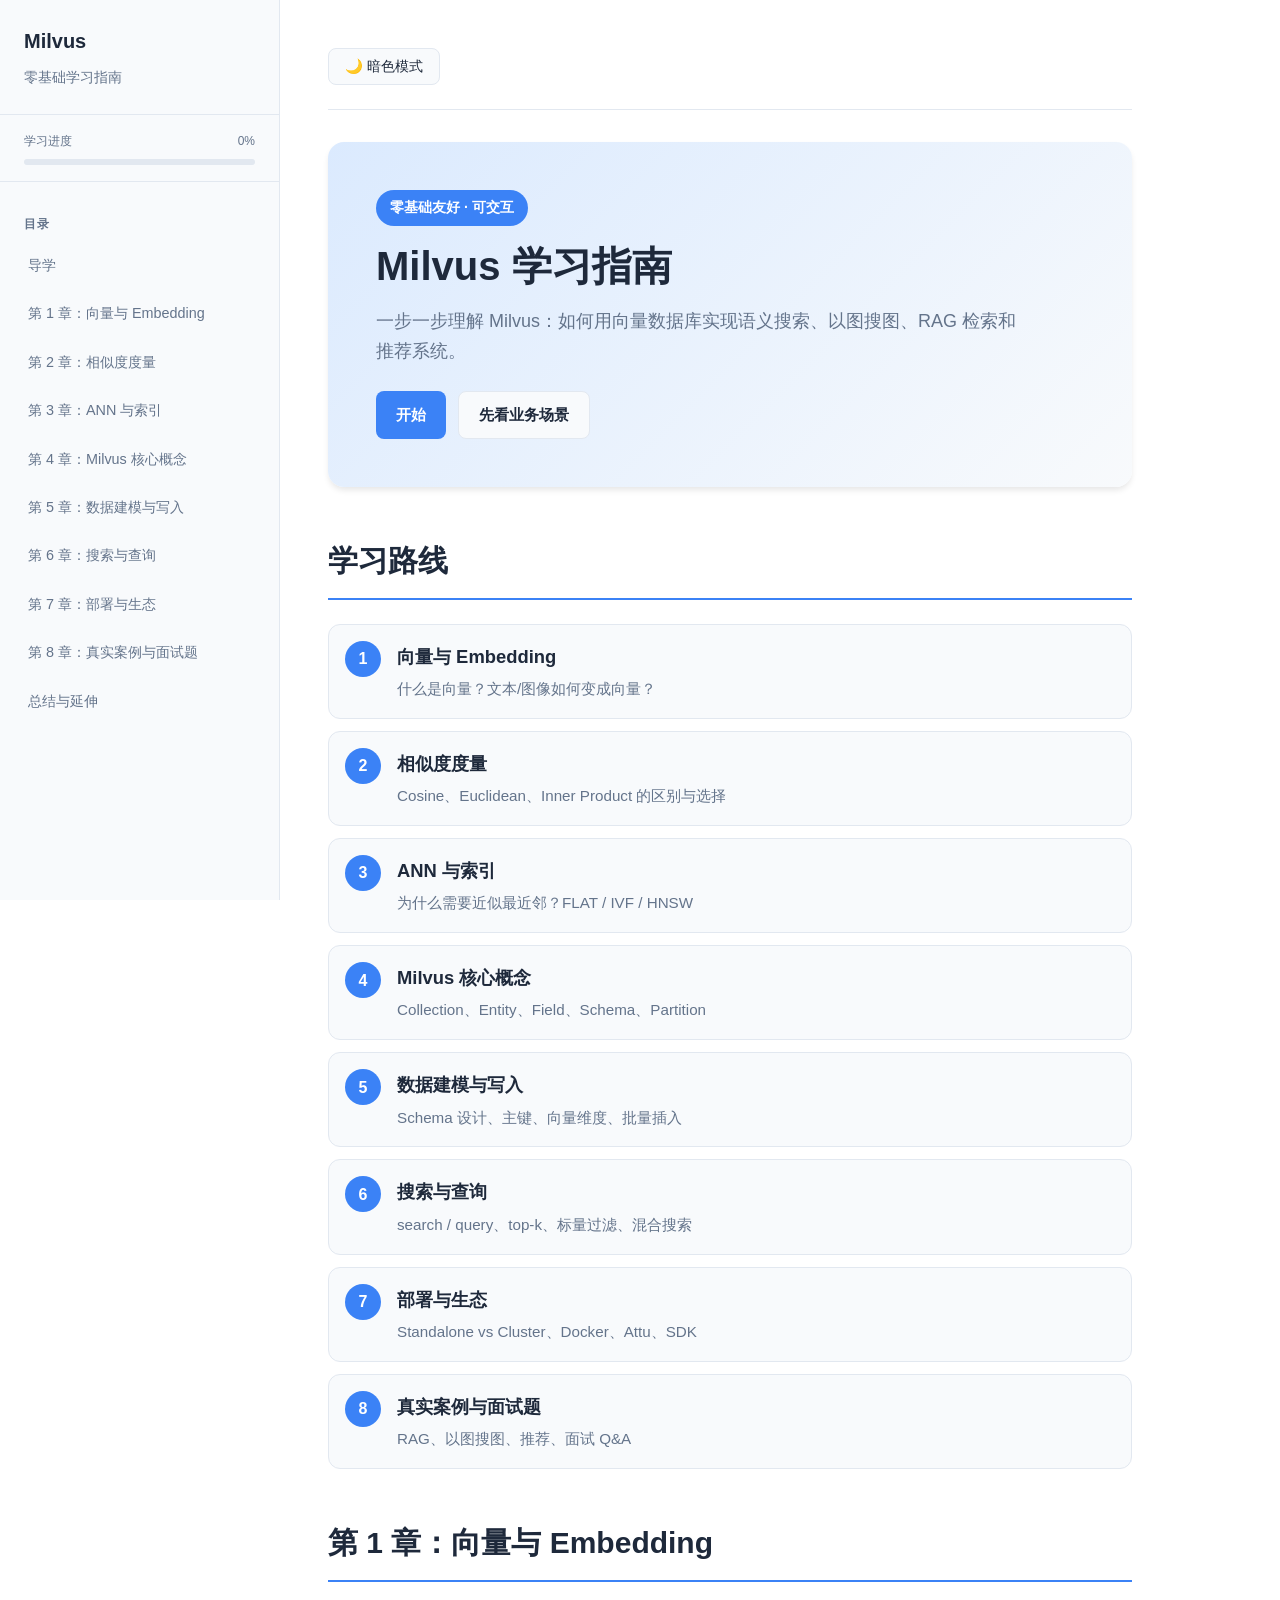
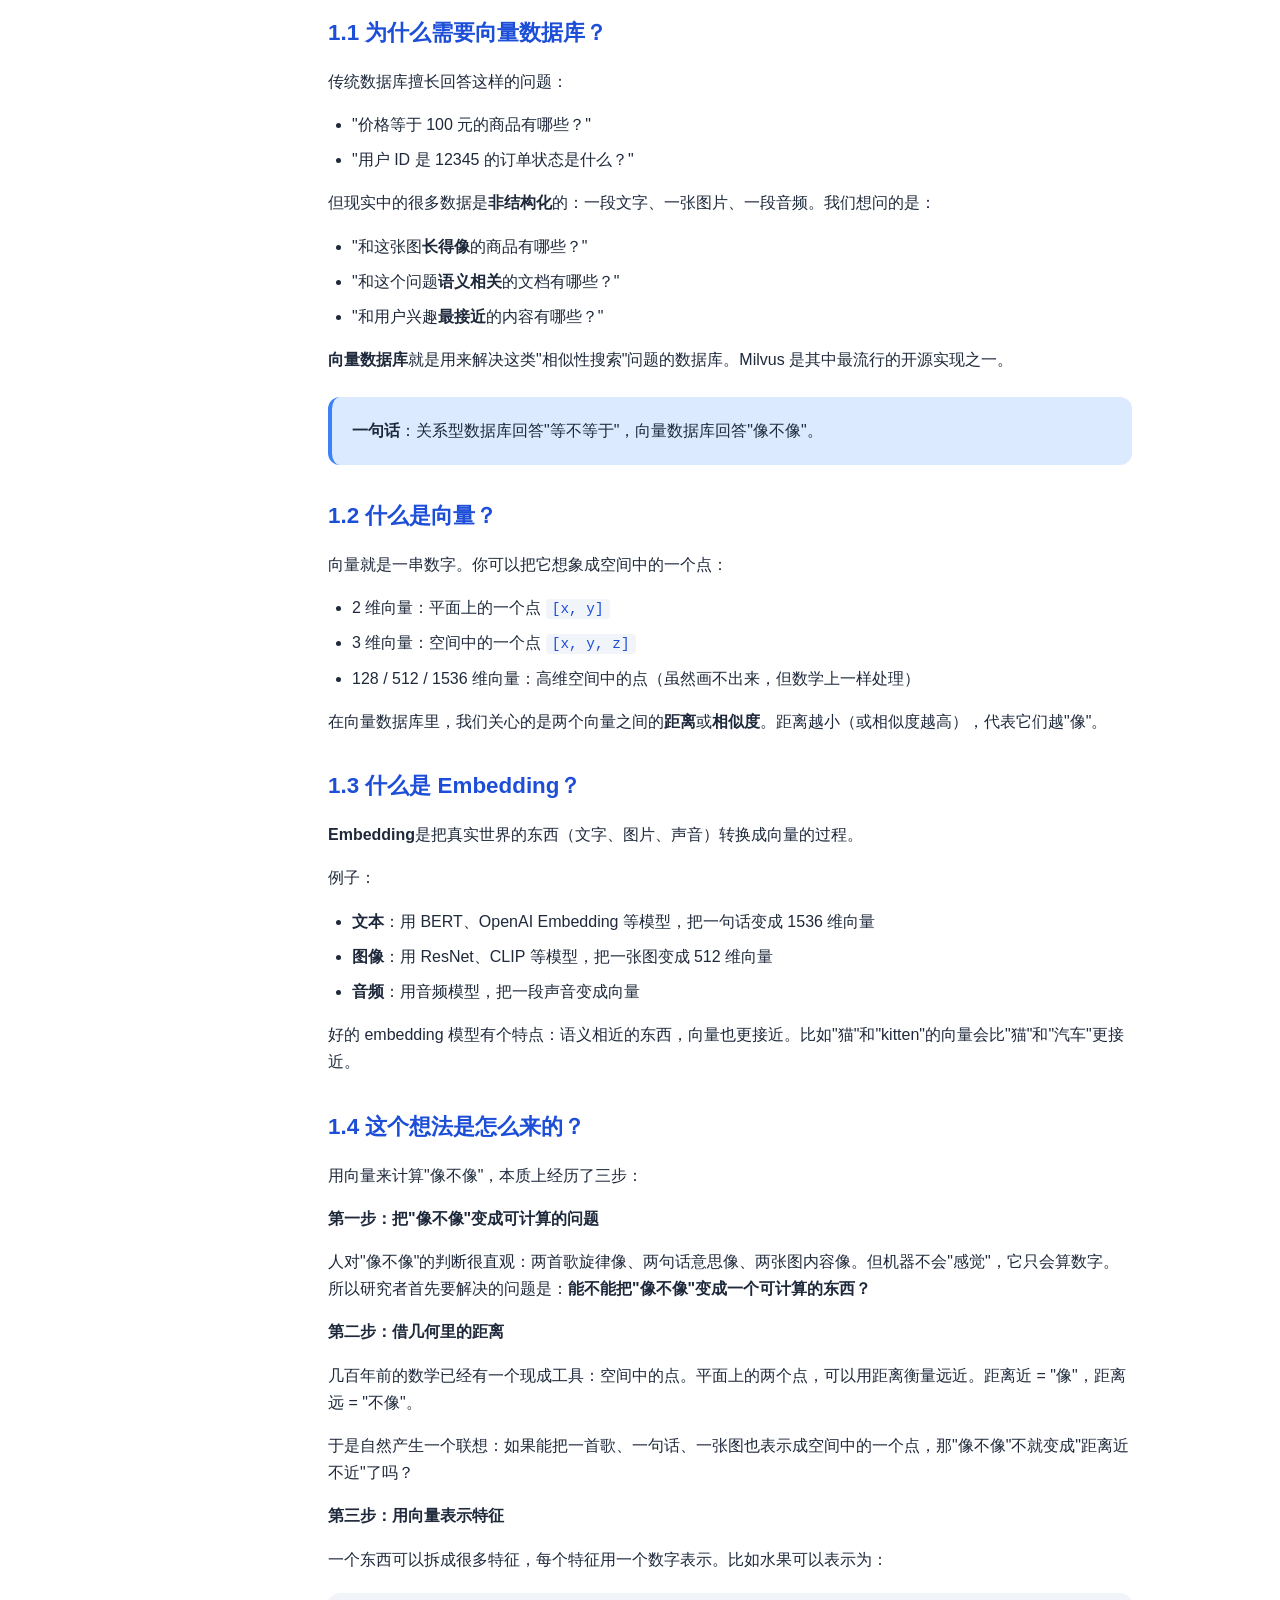
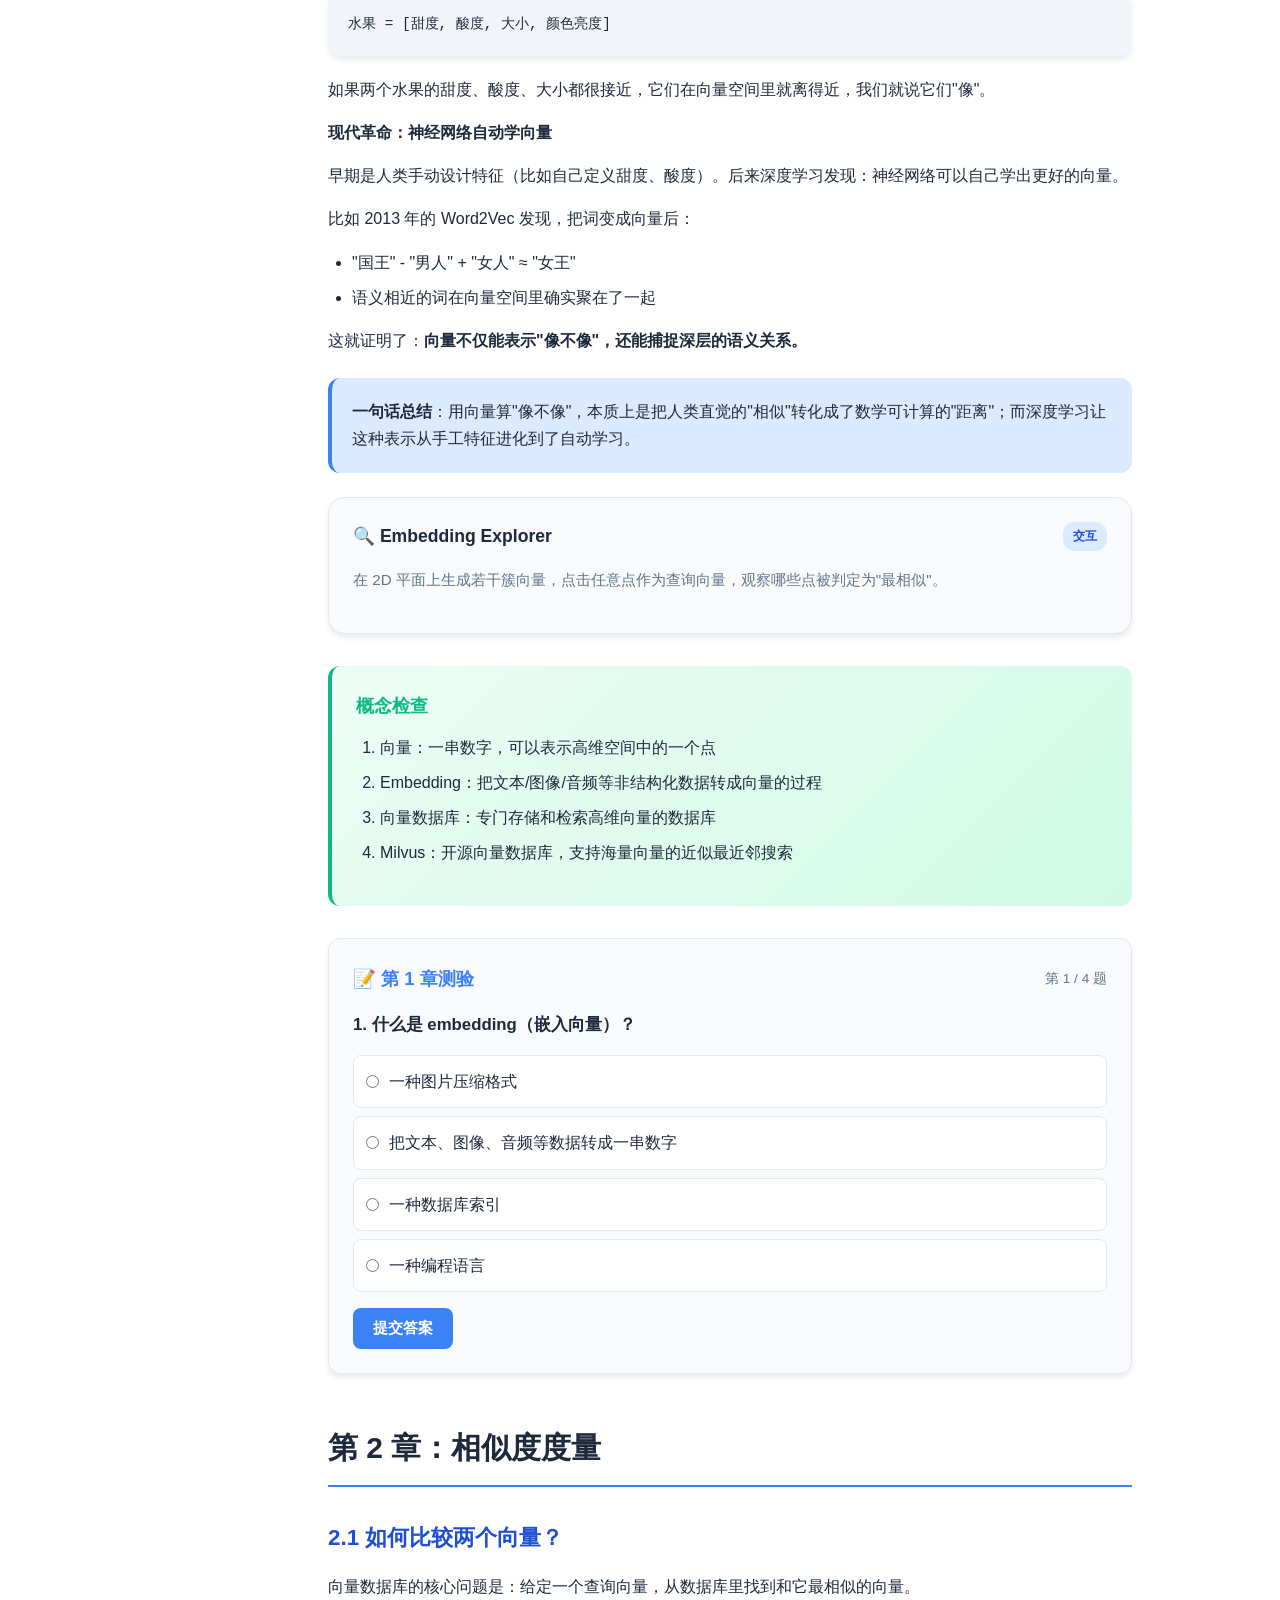
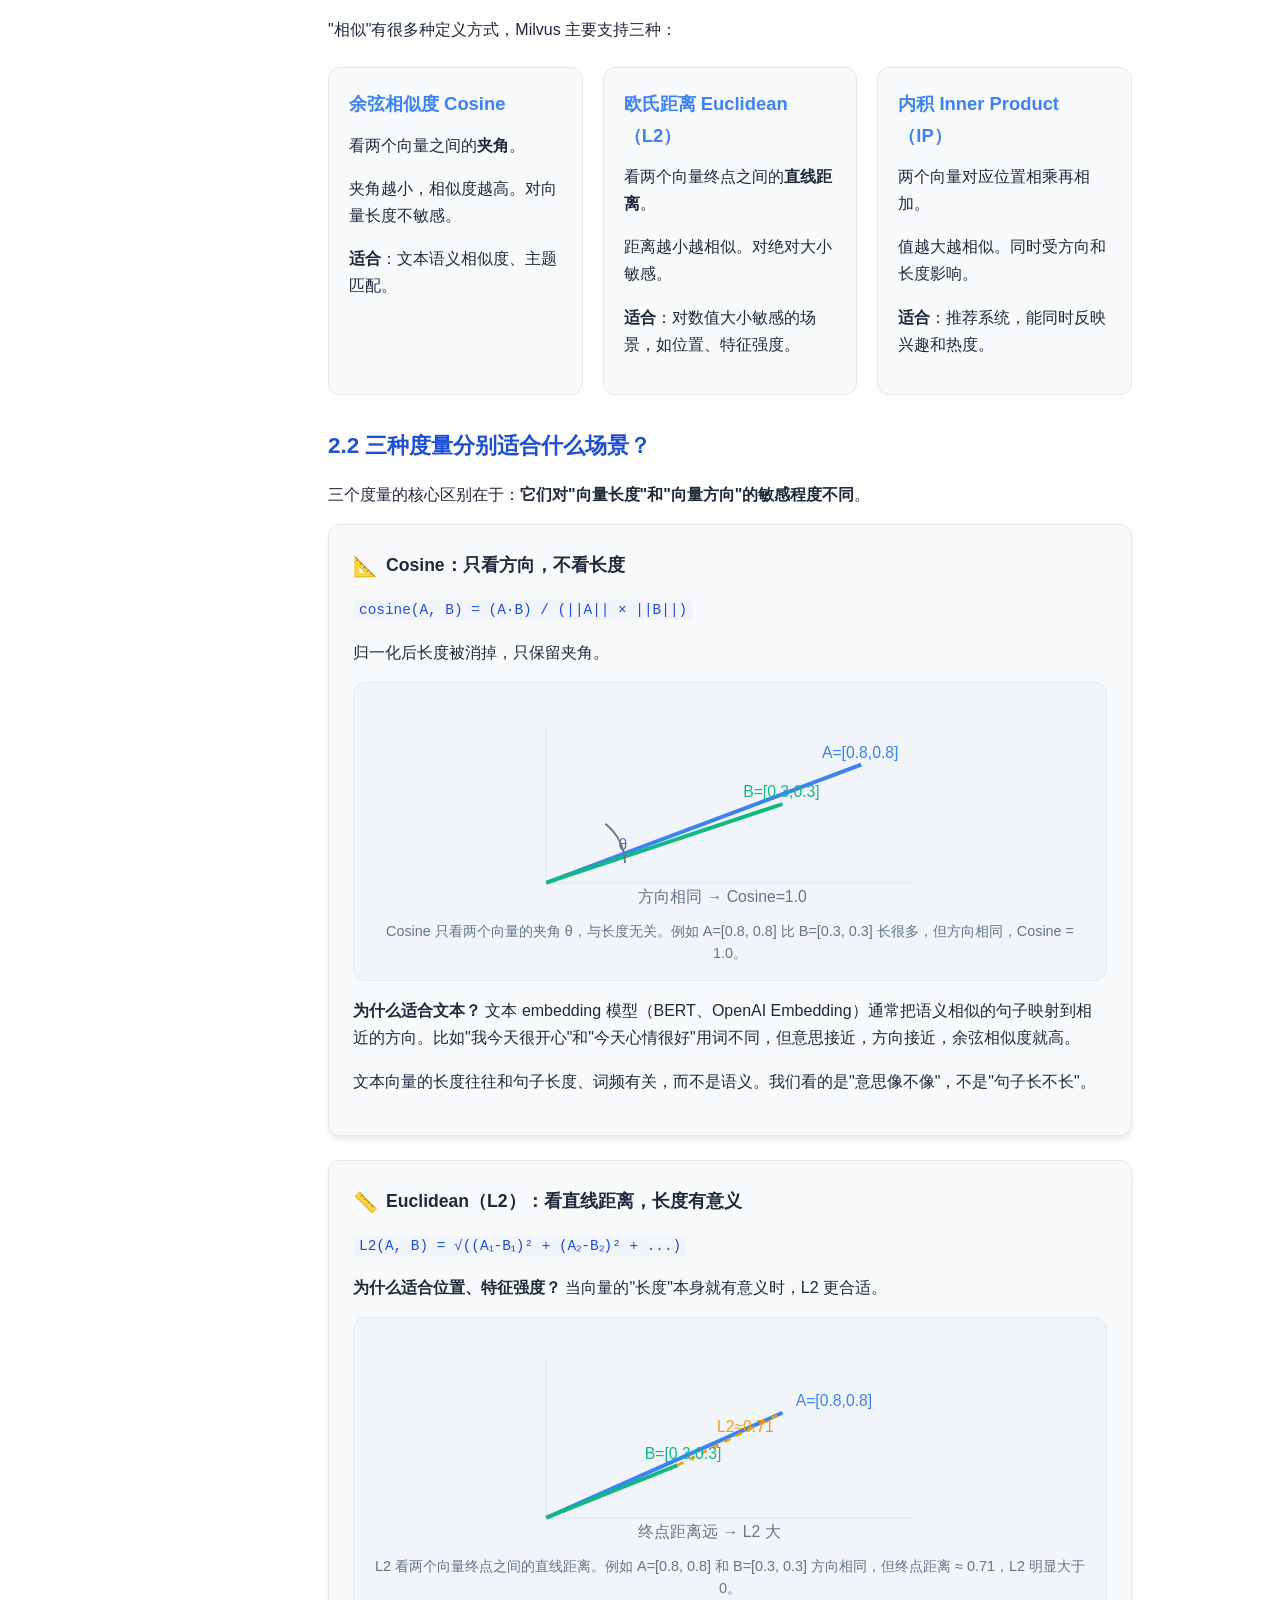
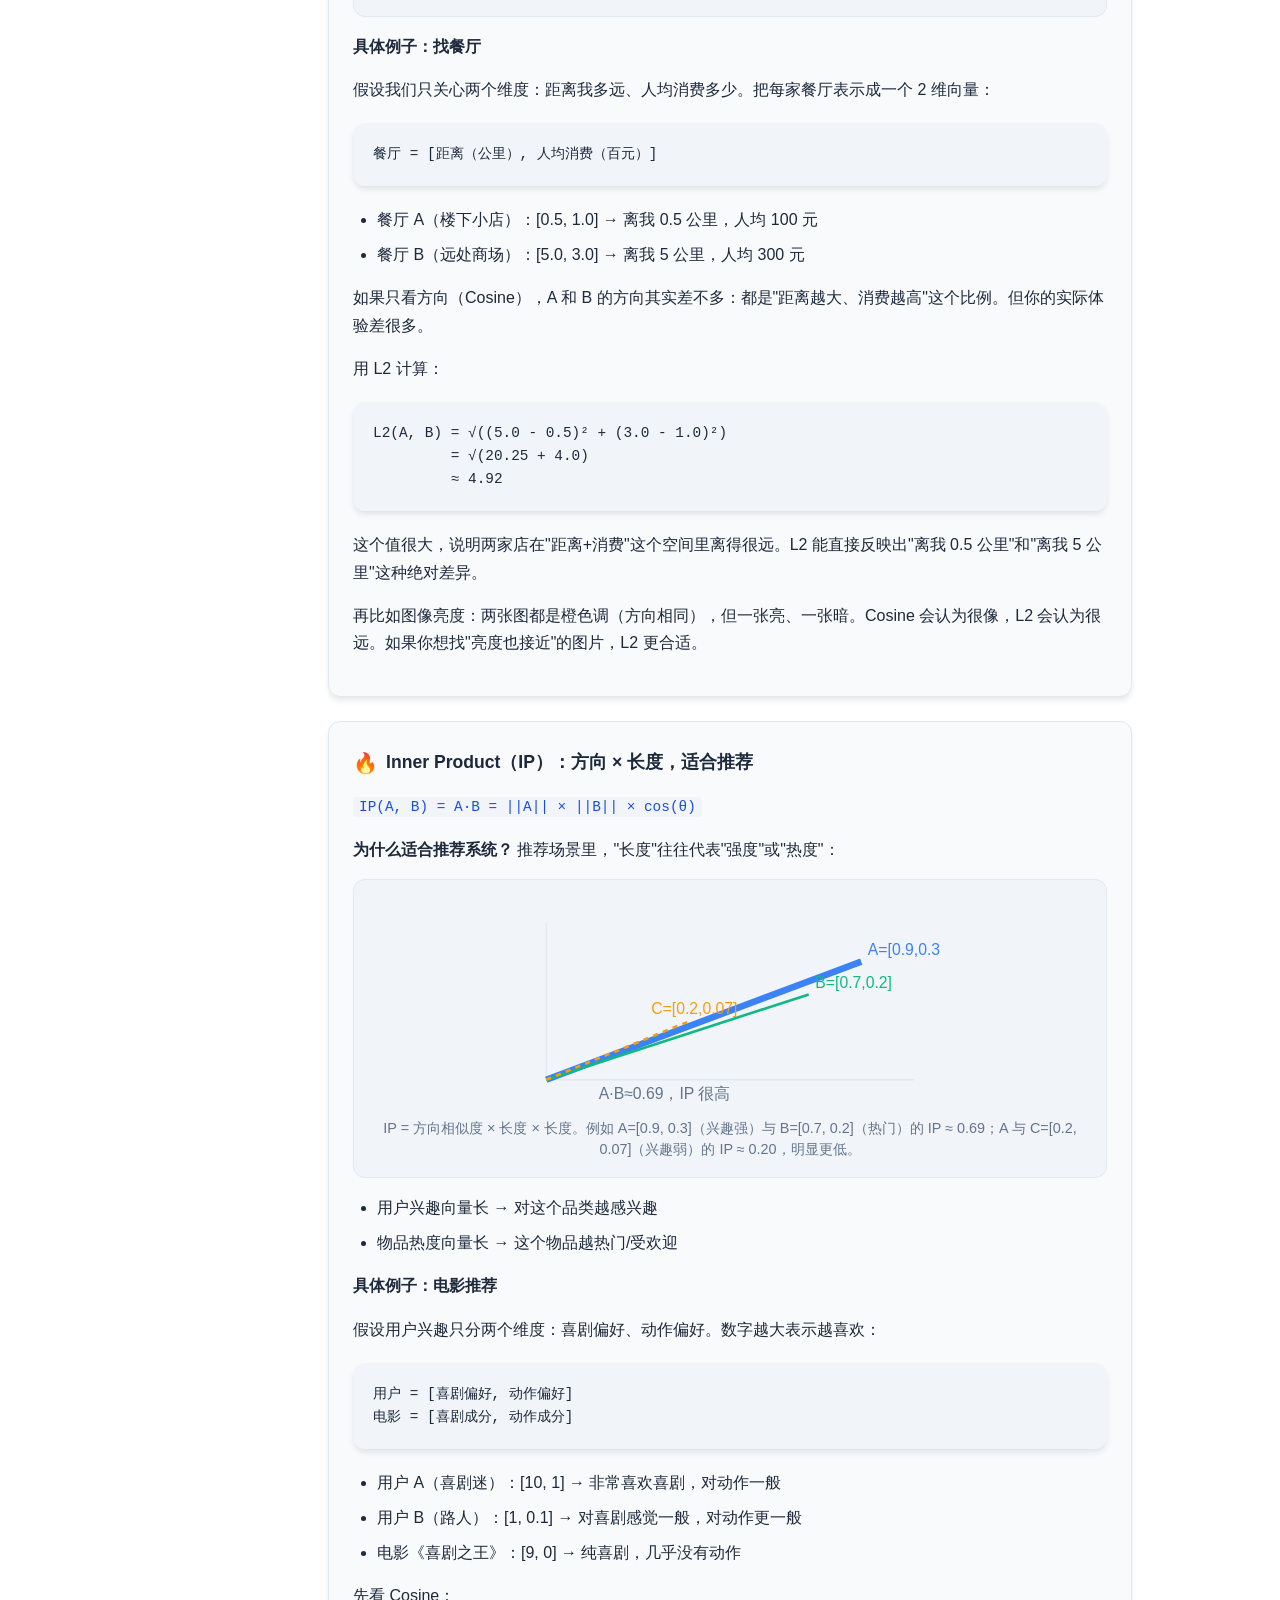
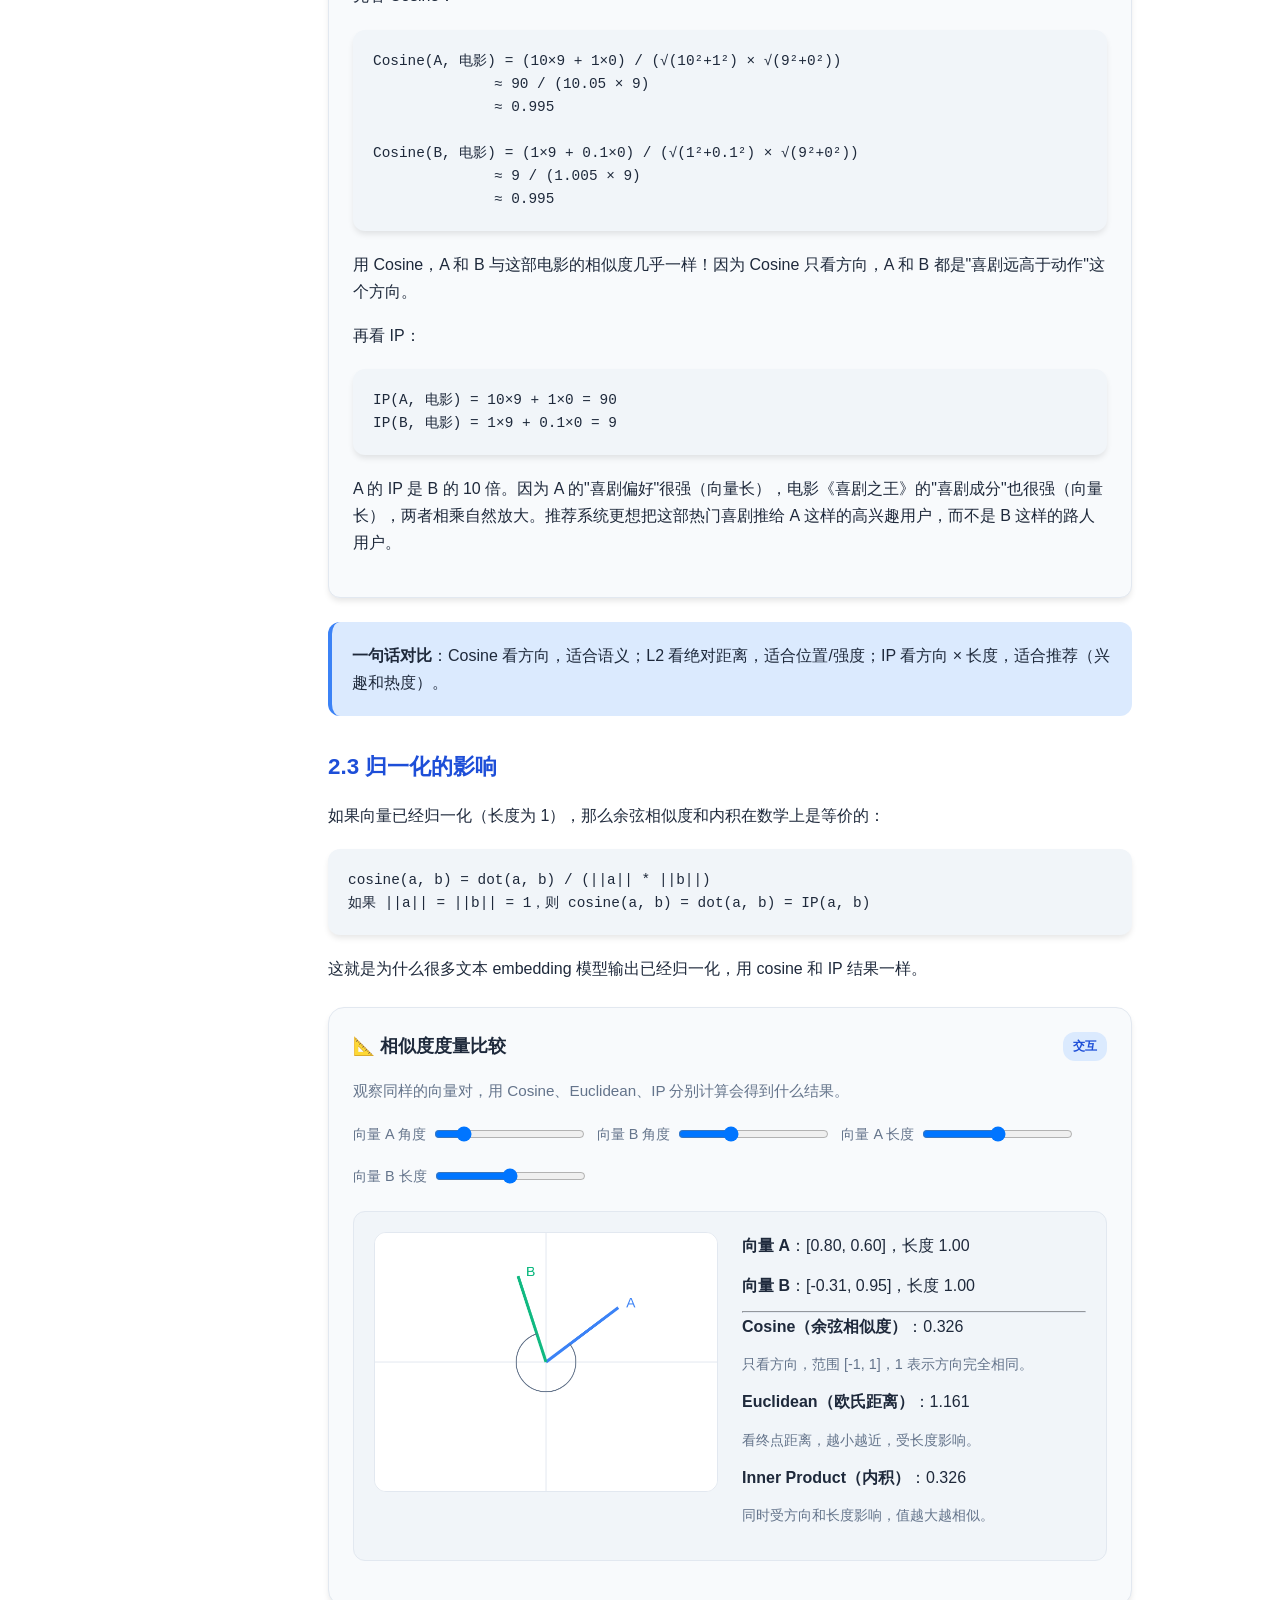
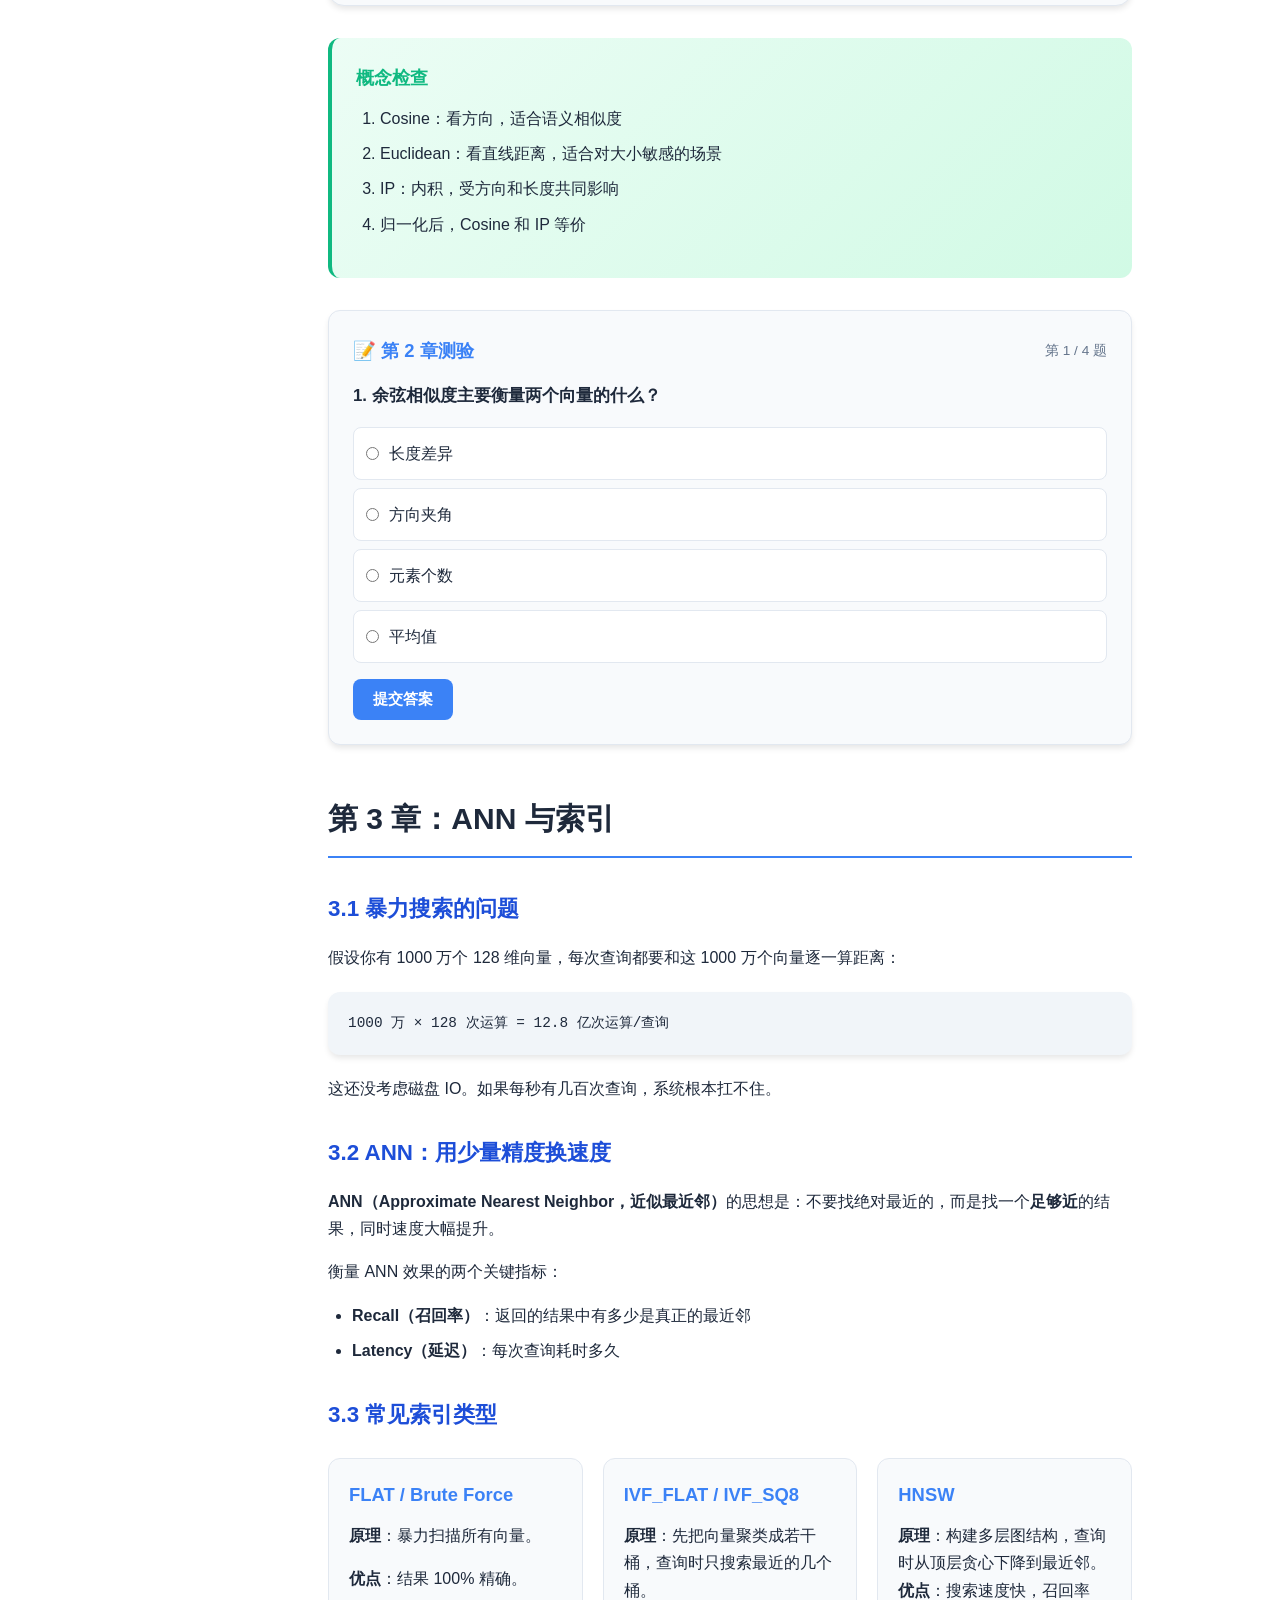
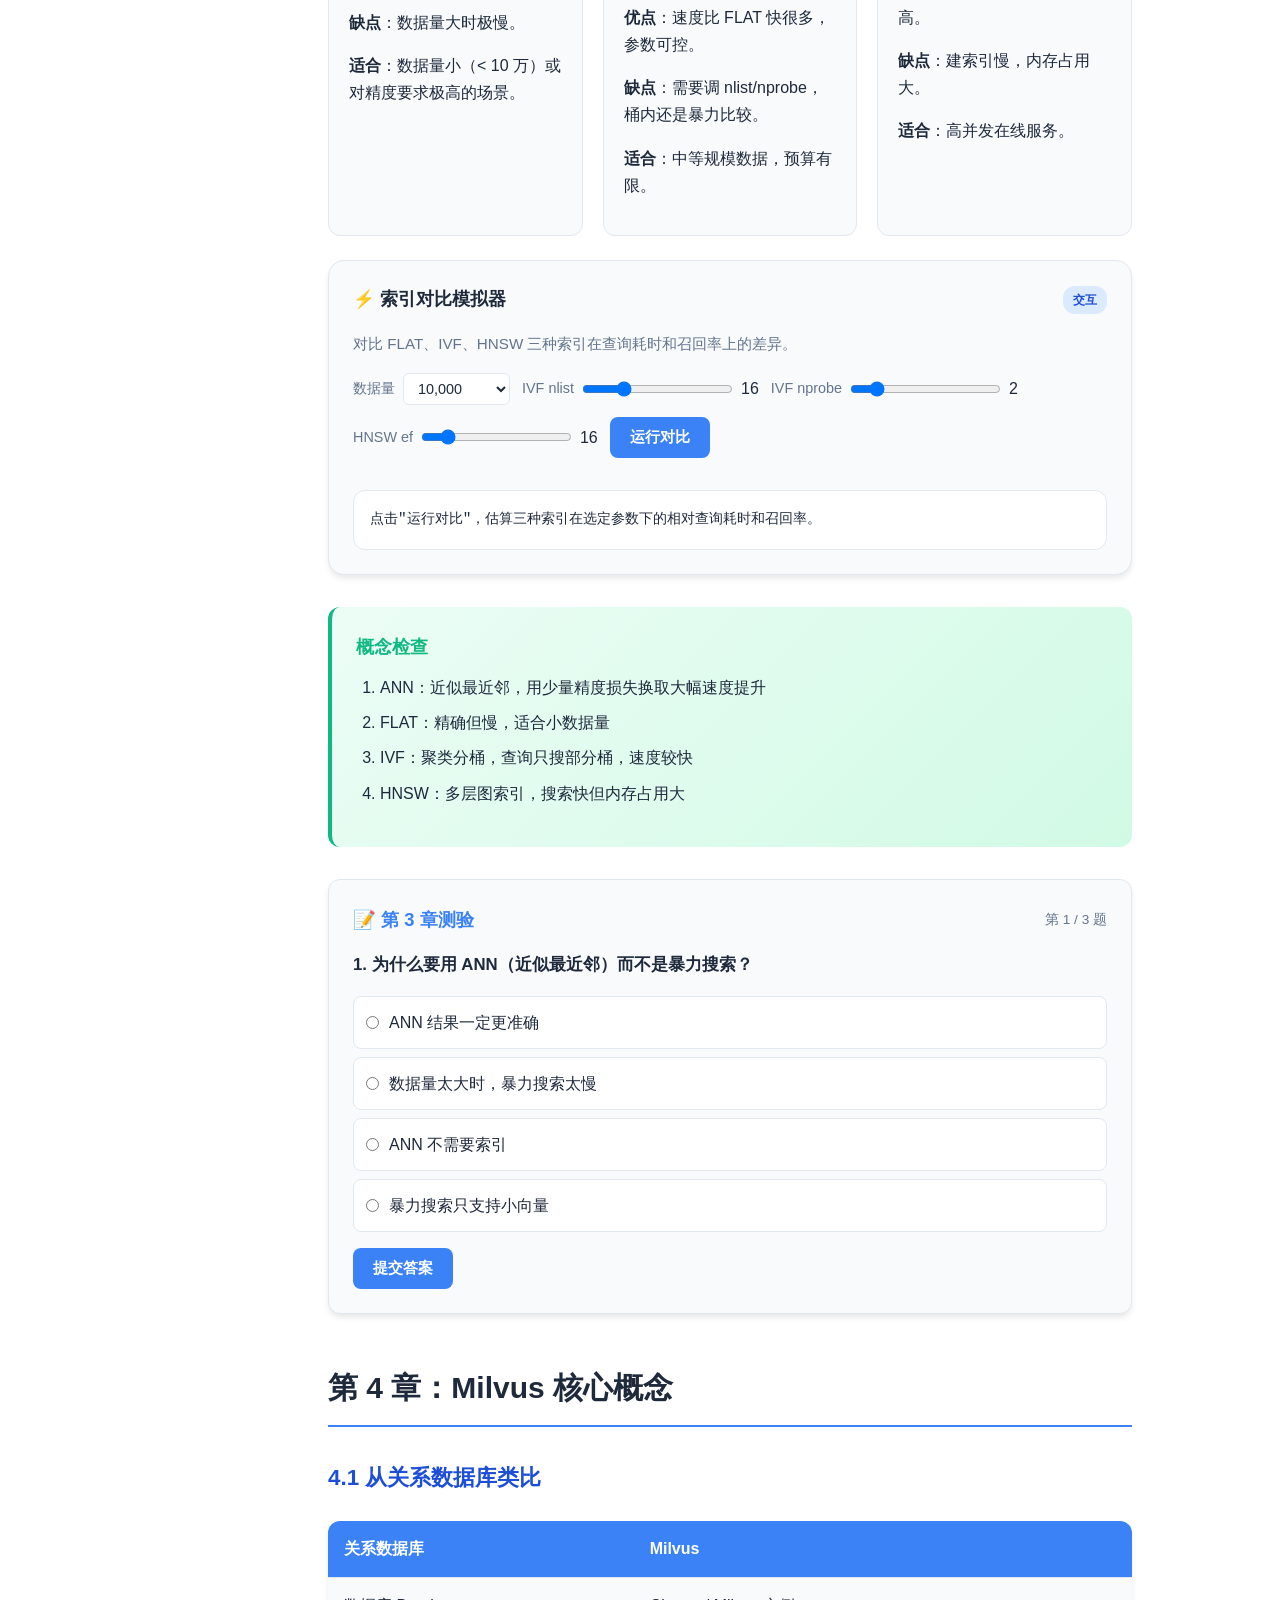
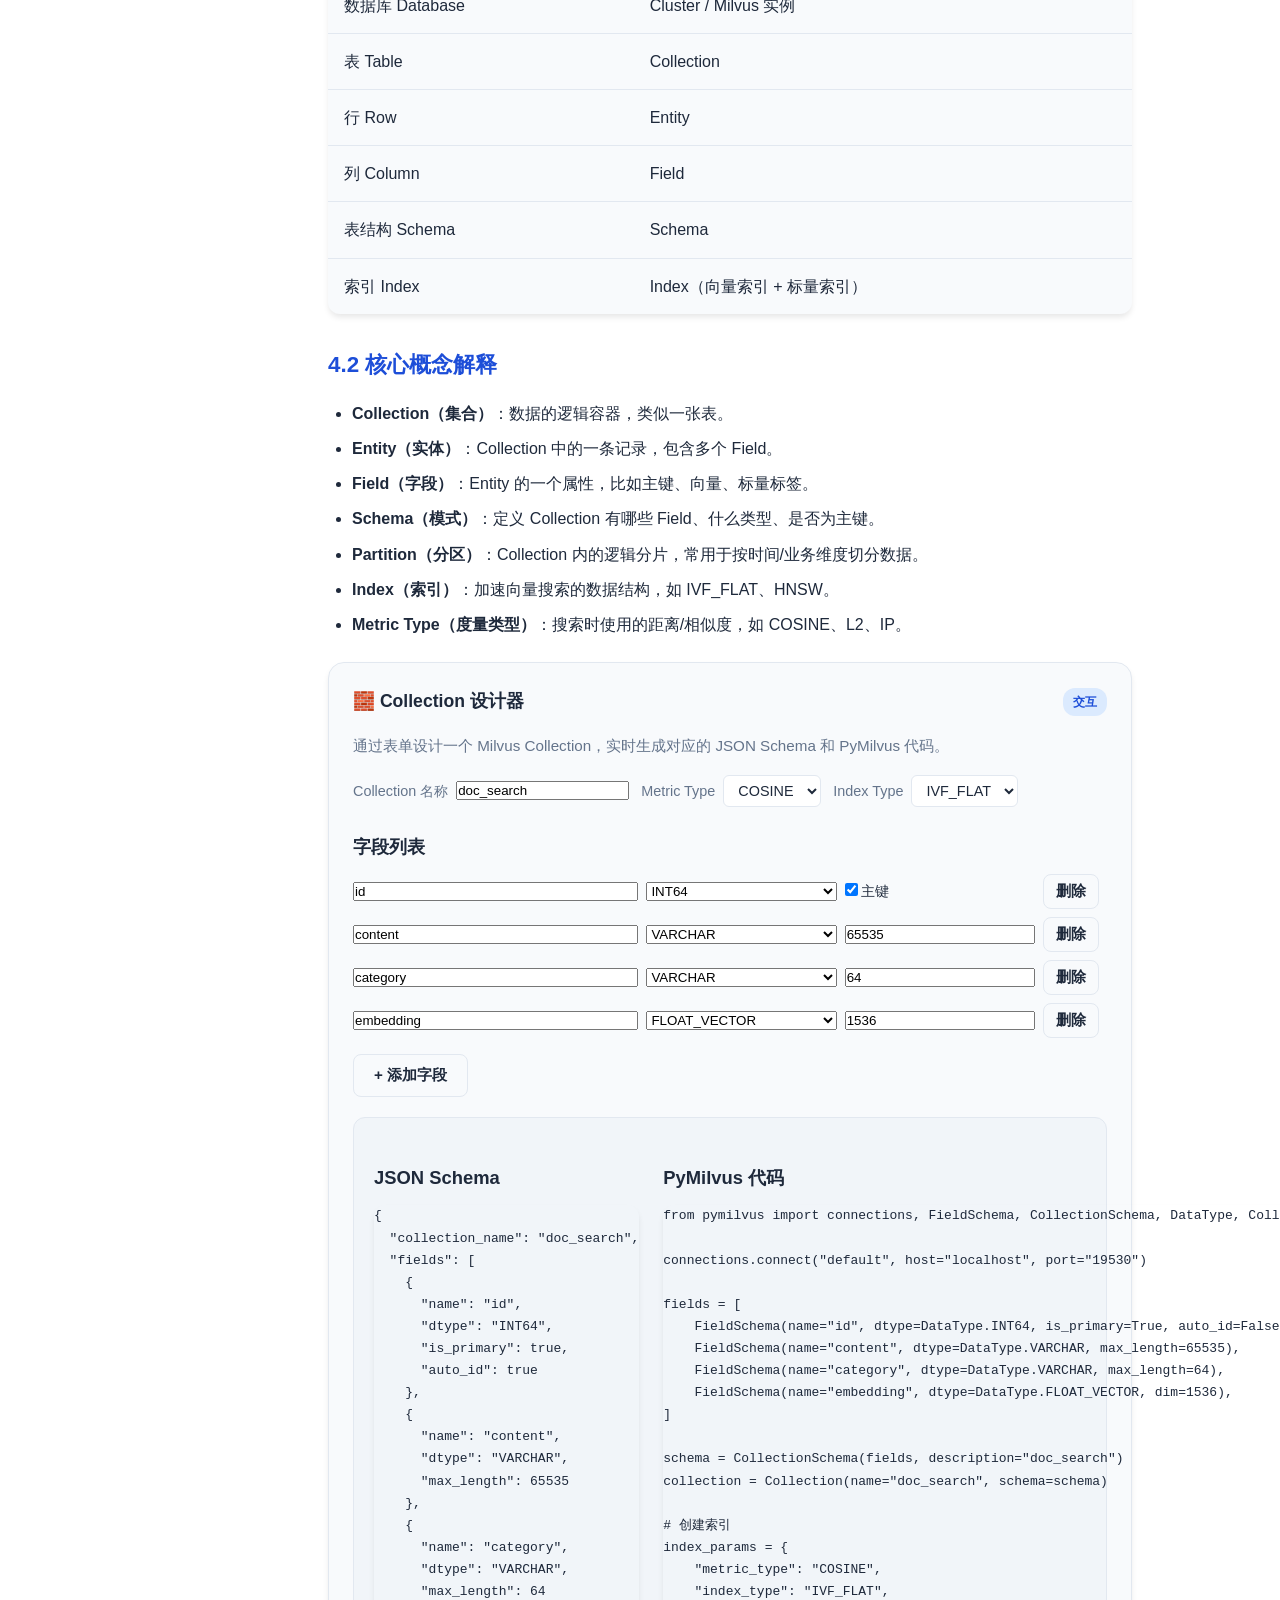
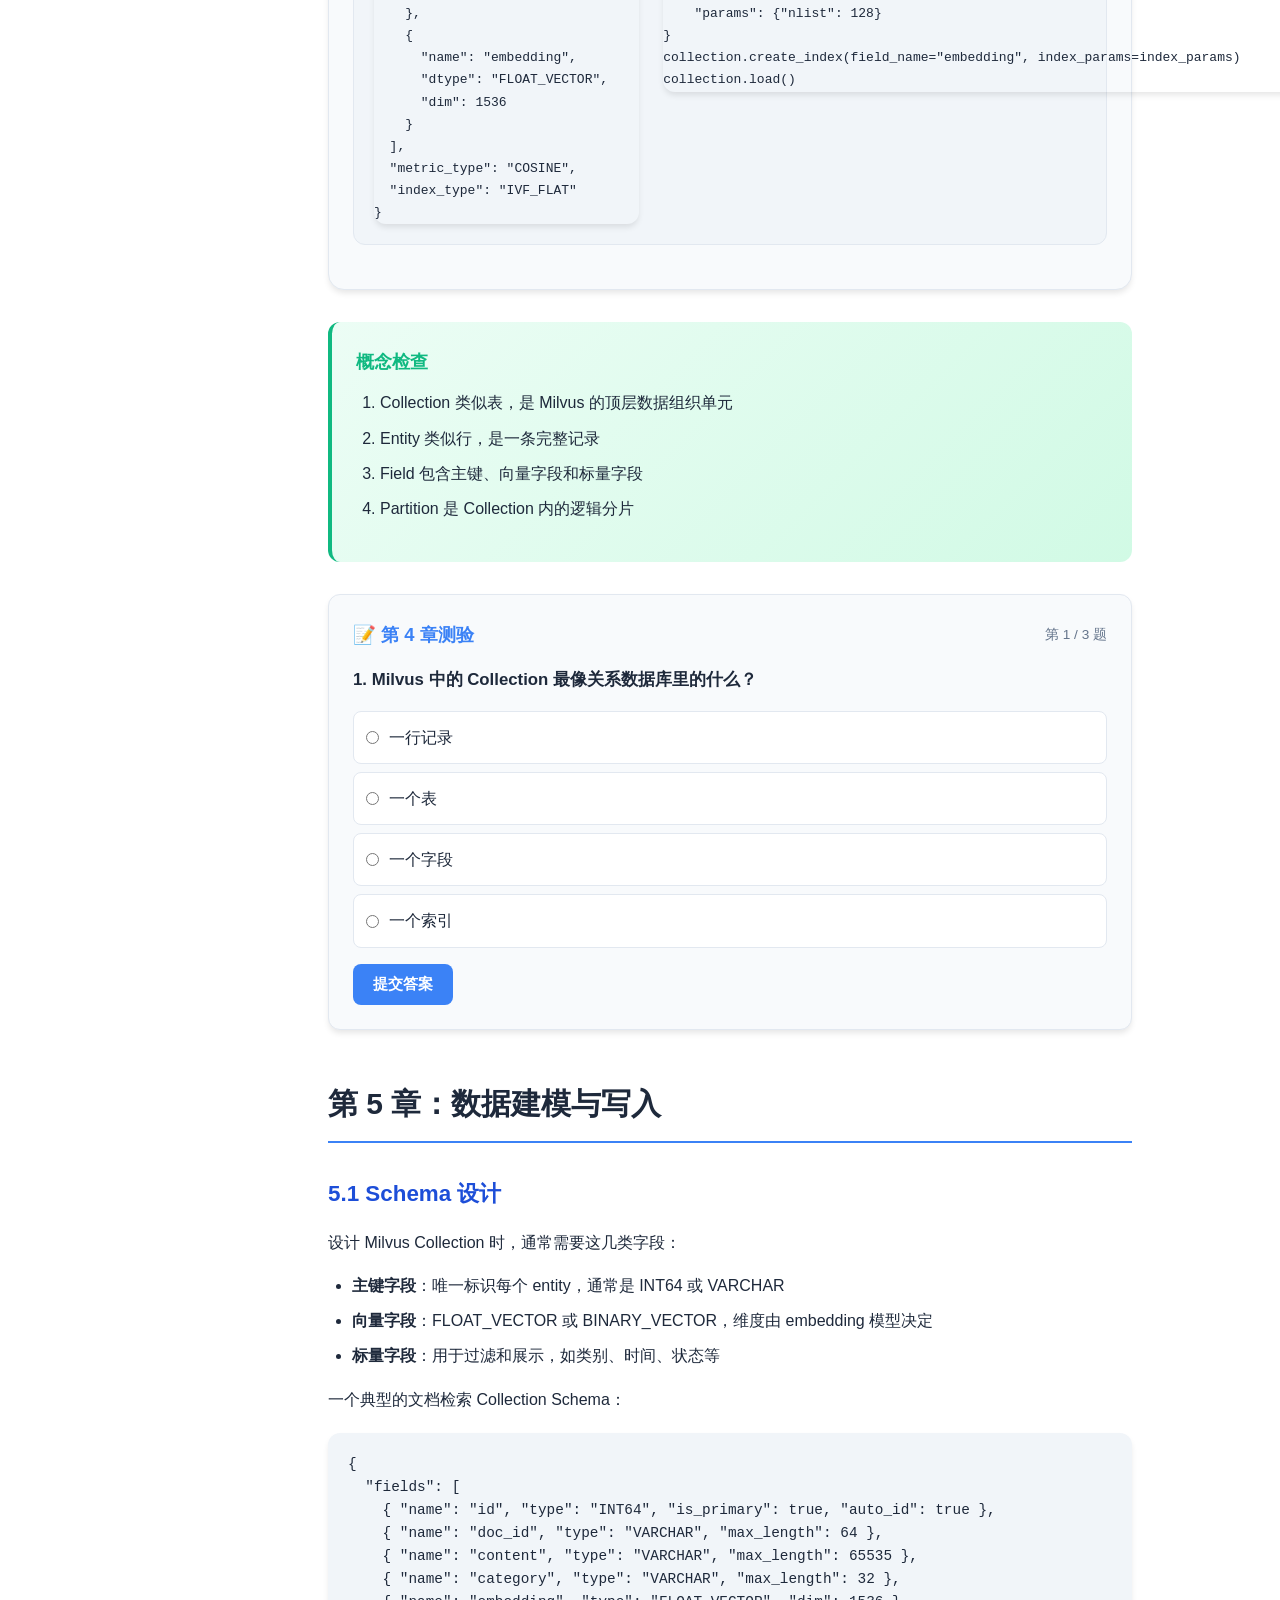
<file: milvus_learning_site/index.html>
<!DOCTYPE html>
<html lang="zh-CN">
<head>
    <meta charset="UTF-8">
    <meta name="viewport" content="width=device-width, initial-scale=1.0">
    <title>Milvus 零基础学习指南</title>
    <link rel="stylesheet" href="css/base.css">
    <link rel="stylesheet" href="css/components.css">
    <link rel="stylesheet" href="css/demos.css">
    <link rel="stylesheet" href="css/animations.css">
</head>
<body>
    <div class="container">
        <!-- Sidebar -->
        <nav class="sidebar" id="sidebar">
            <div class="sidebar-header">
                <div class="sidebar-title">Milvus</div>
                <div class="sidebar-subtitle">零基础学习指南</div>
            </div>
            <div class="progress-section">
                <div class="progress-label">
                    <span>学习进度</span>
                    <span id="progressText">0%</span>
                </div>
                <div class="progress-bar">
                    <div class="progress-fill" id="progressFill" style="width: 0%"></div>
                </div>
            </div>
            <div class="nav-section">目录</div>
            <ul class="nav-list">
                <li class="nav-item"><a href="#intro" class="nav-link">导学</a></li>
                <li class="nav-item"><a href="#chapter1" class="nav-link">第 1 章：向量与 Embedding</a></li>
                <li class="nav-item"><a href="#chapter2" class="nav-link">第 2 章：相似度度量</a></li>
                <li class="nav-item"><a href="#chapter3" class="nav-link">第 3 章：ANN 与索引</a></li>
                <li class="nav-item"><a href="#chapter4" class="nav-link">第 4 章：Milvus 核心概念</a></li>
                <li class="nav-item"><a href="#chapter5" class="nav-link">第 5 章：数据建模与写入</a></li>
                <li class="nav-item"><a href="#chapter6" class="nav-link">第 6 章：搜索与查询</a></li>
                <li class="nav-item"><a href="#chapter7" class="nav-link">第 7 章：部署与生态</a></li>
                <li class="nav-item"><a href="#chapter8" class="nav-link">第 8 章：真实案例与面试题</a></li>
                <li class="nav-item"><a href="#summary" class="nav-link">总结与延伸</a></li>
            </ul>
        </nav>

        <!-- Main Content -->
        <main class="main">
            <div class="top-bar">
                <button class="menu-toggle" id="menuToggle">☰ 目录</button>
                <button class="theme-toggle" id="themeToggle">🌙 暗色模式</button>
            </div>

            <!-- Hero -->
            <section class="hero" id="intro">
                <span class="hero-badge">零基础友好 · 可交互</span>
                <h1>Milvus 学习指南</h1>
                <p>一步一步理解 Milvus：如何用向量数据库实现语义搜索、以图搜图、RAG 检索和推荐系统。</p>
                <div class="hero-actions">
                    <a href="#chapter1" class="btn btn-primary">开始</a>
                    <a href="#chapter8" class="btn btn-secondary">先看业务场景</a>
                </div>
            </section>

            <!-- Roadmap -->
            <h2>学习路线</h2>
            <div class="roadmap">
                <a href="#chapter1" class="roadmap-item">
                    <div class="roadmap-number">1</div>
                    <div class="roadmap-content">
                        <h4>向量与 Embedding</h4>
                        <p>什么是向量？文本/图像如何变成向量？</p>
                    </div>
                </a>
                <a href="#chapter2" class="roadmap-item">
                    <div class="roadmap-number">2</div>
                    <div class="roadmap-content">
                        <h4>相似度度量</h4>
                        <p>Cosine、Euclidean、Inner Product 的区别与选择</p>
                    </div>
                </a>
                <a href="#chapter3" class="roadmap-item">
                    <div class="roadmap-number">3</div>
                    <div class="roadmap-content">
                        <h4>ANN 与索引</h4>
                        <p>为什么需要近似最近邻？FLAT / IVF / HNSW</p>
                    </div>
                </a>
                <a href="#chapter4" class="roadmap-item">
                    <div class="roadmap-number">4</div>
                    <div class="roadmap-content">
                        <h4>Milvus 核心概念</h4>
                        <p>Collection、Entity、Field、Schema、Partition</p>
                    </div>
                </a>
                <a href="#chapter5" class="roadmap-item">
                    <div class="roadmap-number">5</div>
                    <div class="roadmap-content">
                        <h4>数据建模与写入</h4>
                        <p>Schema 设计、主键、向量维度、批量插入</p>
                    </div>
                </a>
                <a href="#chapter6" class="roadmap-item">
                    <div class="roadmap-number">6</div>
                    <div class="roadmap-content">
                        <h4>搜索与查询</h4>
                        <p>search / query、top-k、标量过滤、混合搜索</p>
                    </div>
                </a>
                <a href="#chapter7" class="roadmap-item">
                    <div class="roadmap-number">7</div>
                    <div class="roadmap-content">
                        <h4>部署与生态</h4>
                        <p>Standalone vs Cluster、Docker、Attu、SDK</p>
                    </div>
                </a>
                <a href="#chapter8" class="roadmap-item">
                    <div class="roadmap-number">8</div>
                    <div class="roadmap-content">
                        <h4>真实案例与面试题</h4>
                        <p>RAG、以图搜图、推荐、面试 Q&A</p>
                    </div>
                </a>
            </div>

            <!-- Chapter 1 -->
            <section id="chapter1">
                <h2>第 1 章：向量与 Embedding</h2>

                <h3>1.1 为什么需要向量数据库？</h3>
                <p>传统数据库擅长回答这样的问题：</p>
                <ul>
                    <li>"价格等于 100 元的商品有哪些？"</li>
                    <li>"用户 ID 是 12345 的订单状态是什么？"</li>
                </ul>
                <p>但现实中的很多数据是<strong>非结构化</strong>的：一段文字、一张图片、一段音频。我们想问的是：</p>
                <ul>
                    <li>"和这张图<strong>长得像</strong>的商品有哪些？"</li>
                    <li>"和这个问题<strong>语义相关</strong>的文档有哪些？"</li>
                    <li>"和用户兴趣<strong>最接近</strong>的内容有哪些？"</li>
                </ul>
                <p><strong>向量数据库</strong>就是用来解决这类"相似性搜索"问题的数据库。Milvus 是其中最流行的开源实现之一。</p>

                <div class="highlight-box">
                    <p><strong>一句话</strong>：关系型数据库回答"等不等于"，向量数据库回答"像不像"。</p>
                </div>

                <h3>1.2 什么是向量？</h3>
                <p>向量就是一串数字。你可以把它想象成空间中的一个点：</p>
                <ul>
                    <li>2 维向量：平面上的一个点 <code>[x, y]</code></li>
                    <li>3 维向量：空间中的一个点 <code>[x, y, z]</code></li>
                    <li>128 / 512 / 1536 维向量：高维空间中的点（虽然画不出来，但数学上一样处理）</li>
                </ul>

                <p>在向量数据库里，我们关心的是两个向量之间的<strong>距离</strong>或<strong>相似度</strong>。距离越小（或相似度越高），代表它们越"像"。</p>

                <h3>1.3 什么是 Embedding？</h3>
                <p><strong>Embedding</strong>是把真实世界的东西（文字、图片、声音）转换成向量的过程。</p>

                <p>例子：</p>
                <ul>
                    <li><strong>文本</strong>：用 BERT、OpenAI Embedding 等模型，把一句话变成 1536 维向量</li>
                    <li><strong>图像</strong>：用 ResNet、CLIP 等模型，把一张图变成 512 维向量</li>
                    <li><strong>音频</strong>：用音频模型，把一段声音变成向量</li>
                </ul>

                <p>好的 embedding 模型有个特点：语义相近的东西，向量也更接近。比如"猫"和"kitten"的向量会比"猫"和"汽车"更接近。</p>

                <h3>1.4 这个想法是怎么来的？</h3>
                <p>用向量来计算"像不像"，本质上经历了三步：</p>

                <p><strong>第一步：把"像不像"变成可计算的问题</strong></p>
                <p>人对"像不像"的判断很直观：两首歌旋律像、两句话意思像、两张图内容像。但机器不会"感觉"，它只会算数字。所以研究者首先要解决的问题是：<strong>能不能把"像不像"变成一个可计算的东西？</strong></p>

                <p><strong>第二步：借几何里的距离</strong></p>
                <p>几百年前的数学已经有一个现成工具：空间中的点。平面上的两个点，可以用距离衡量远近。距离近 = "像"，距离远 = "不像"。</p>
                <p>于是自然产生一个联想：如果能把一首歌、一句话、一张图也表示成空间中的一个点，那"像不像"不就变成"距离近不近"了吗？</p>

                <p><strong>第三步：用向量表示特征</strong></p>
                <p>一个东西可以拆成很多特征，每个特征用一个数字表示。比如水果可以表示为：</p>
                <pre><code>水果 = [甜度, 酸度, 大小, 颜色亮度]</code></pre>
                <p>如果两个水果的甜度、酸度、大小都很接近，它们在向量空间里就离得近，我们就说它们"像"。</p>

                <p><strong>现代革命：神经网络自动学向量</strong></p>
                <p>早期是人类手动设计特征（比如自己定义甜度、酸度）。后来深度学习发现：神经网络可以自己学出更好的向量。</p>
                <p>比如 2013 年的 Word2Vec 发现，把词变成向量后：</p>
                <ul>
                    <li>"国王" - "男人" + "女人" ≈ "女王"</li>
                    <li>语义相近的词在向量空间里确实聚在了一起</li>
                </ul>
                <p>这就证明了：<strong>向量不仅能表示"像不像"，还能捕捉深层的语义关系。</strong></p>

                <div class="highlight-box">
                    <p><strong>一句话总结</strong>：用向量算"像不像"，本质上是把人类直觉的"相似"转化成了数学可计算的"距离"；而深度学习让这种表示从手工特征进化到了自动学习。</p>
                </div>

                <div class="demo-container">
                    <div class="demo-header">
                        <div class="demo-title">🔍 Embedding Explorer</div>
                        <span class="demo-badge">交互</span>
                    </div>
                    <div class="demo-description">在 2D 平面上生成若干簇向量，点击任意点作为查询向量，观察哪些点被判定为"最相似"。</div>
                    <div id="embedding-explorer-demo"></div>
                </div>

                <div class="concept-check">
                    <h4>概念检查</h4>
                    <ol>
                        <li>向量：一串数字，可以表示高维空间中的一个点</li>
                        <li>Embedding：把文本/图像/音频等非结构化数据转成向量的过程</li>
                        <li>向量数据库：专门存储和检索高维向量的数据库</li>
                        <li>Milvus：开源向量数据库，支持海量向量的近似最近邻搜索</li>
                    </ol>
                </div>

                <div class="quiz-container" data-chapter="chapter1"></div>
            </section>

            <!-- Chapter 2 -->
            <section id="chapter2">
                <h2>第 2 章：相似度度量</h2>

                <h3>2.1 如何比较两个向量？</h3>
                <p>向量数据库的核心问题是：给定一个查询向量，从数据库里找到和它最相似的向量。</p>
                <p>"相似"有很多种定义方式，Milvus 主要支持三种：</p>

                <div class="comparison comparison-3">
                    <div class="comparison-box">
                        <h4>余弦相似度 Cosine</h4>
                        <p>看两个向量之间的<strong>夹角</strong>。</p>
                        <p>夹角越小，相似度越高。对向量长度不敏感。</p>
                        <p><strong>适合</strong>：文本语义相似度、主题匹配。</p>
                    </div>
                    <div class="comparison-box">
                        <h4>欧氏距离 Euclidean（L2）</h4>
                        <p>看两个向量终点之间的<strong>直线距离</strong>。</p>
                        <p>距离越小越相似。对绝对大小敏感。</p>
                        <p><strong>适合</strong>：对数值大小敏感的场景，如位置、特征强度。</p>
                    </div>
                    <div class="comparison-box">
                        <h4>内积 Inner Product（IP）</h4>
                        <p>两个向量对应位置相乘再相加。</p>
                        <p>值越大越相似。同时受方向和长度影响。</p>
                        <p><strong>适合</strong>：推荐系统，能同时反映兴趣和热度。</p>
                    </div>
                </div>

                <h3>2.2 三种度量分别适合什么场景？</h3>

                <p>三个度量的核心区别在于：<strong>它们对"向量长度"和"向量方向"的敏感程度不同</strong>。</p>

                <div class="card">
                    <div class="card-title"><span class="card-icon">📐</span>Cosine：只看方向，不看长度</div>
                    <p><code>cosine(A, B) = (A·B) / (||A|| × ||B||)</code></p>
                    <p>归一化后长度被消掉，只保留夹角。</p>

                    <figure class="metric-figure">
                        <svg viewBox="0 0 320 160" preserveAspectRatio="xMidYMid meet" aria-label="Cosine 相似度示意图">
                            <line x1="20" y1="140" x2="300" y2="140" stroke="var(--border)" stroke-width="1"/>
                            <line x1="20" y1="140" x2="20" y2="20" stroke="var(--border)" stroke-width="1"/>
                            <line x1="20" y1="140" x2="260" y2="50" stroke="#3b82f6" stroke-width="3"/>
                            <line x1="20" y1="140" x2="200" y2="80" stroke="#10b981" stroke-width="3"/>
                            <path d="M 80 125 A 40 40 0 0 0 65 95" fill="none" stroke="var(--text-secondary)" stroke-width="1.5"/>
                            <text x="75" y="115" font-size="12" fill="var(--text-secondary)">θ</text>
                            <text x="230" y="45" font-size="12" fill="#3b82f6">A=[0.8,0.8]</text>
                            <text x="170" y="75" font-size="12" fill="#10b981">B=[0.3,0.3]</text>
                            <text x="90" y="155" font-size="12" fill="var(--text-secondary)">方向相同 → Cosine=1.0</text>
                        </svg>
                        <figcaption>Cosine 只看两个向量的夹角 θ，与长度无关。例如 A=[0.8, 0.8] 比 B=[0.3, 0.3] 长很多，但方向相同，Cosine = 1.0。</figcaption>
                    </figure>

                    <p><strong>为什么适合文本？</strong> 文本 embedding 模型（BERT、OpenAI Embedding）通常把语义相似的句子映射到相近的方向。比如"我今天很开心"和"今天心情很好"用词不同，但意思接近，方向接近，余弦相似度就高。</p>
                    <p>文本向量的长度往往和句子长度、词频有关，而不是语义。我们看的是"意思像不像"，不是"句子长不长"。</p>
                </div>

                <div class="card">
                    <div class="card-title"><span class="card-icon">📏</span>Euclidean（L2）：看直线距离，长度有意义</div>
                    <p><code>L2(A, B) = √((A₁-B₁)² + (A₂-B₂)² + ...)</code></p>
                    <p><strong>为什么适合位置、特征强度？</strong> 当向量的"长度"本身就有意义时，L2 更合适。</p>

                    <figure class="metric-figure">
                        <svg viewBox="0 0 320 160" preserveAspectRatio="xMidYMid meet" aria-label="欧氏距离示意图">
                            <line x1="20" y1="140" x2="300" y2="140" stroke="var(--border)" stroke-width="1"/>
                            <line x1="20" y1="140" x2="20" y2="20" stroke="var(--border)" stroke-width="1"/>
                            <line x1="20" y1="140" x2="200" y2="60" stroke="#3b82f6" stroke-width="3"/>
                            <line x1="20" y1="140" x2="120" y2="100" stroke="#10b981" stroke-width="3"/>
                            <line x1="120" y1="100" x2="200" y2="60" stroke="#f59e0b" stroke-width="2" stroke-dasharray="5 5"/>
                            <text x="210" y="55" font-size="12" fill="#3b82f6">A=[0.8,0.8]</text>
                            <text x="95" y="95" font-size="12" fill="#10b981">B=[0.3,0.3]</text>
                            <text x="150" y="75" font-size="12" fill="#f59e0b">L2≈0.71</text>
                            <text x="90" y="155" font-size="12" fill="var(--text-secondary)">终点距离远 → L2 大</text>
                        </svg>
                        <figcaption>L2 看两个向量终点之间的直线距离。例如 A=[0.8, 0.8] 和 B=[0.3, 0.3] 方向相同，但终点距离 ≈ 0.71，L2 明显大于 0。</figcaption>
                    </figure>

                    <p><strong>具体例子：找餐厅</strong></p>
                    <p>假设我们只关心两个维度：距离我多远、人均消费多少。把每家餐厅表示成一个 2 维向量：</p>
                    <pre><code>餐厅 = [距离（公里）, 人均消费（百元）]</code></pre>
                    <ul>
                        <li>餐厅 A（楼下小店）：[0.5, 1.0] → 离我 0.5 公里，人均 100 元</li>
                        <li>餐厅 B（远处商场）：[5.0, 3.0] → 离我 5 公里，人均 300 元</li>
                    </ul>
                    <p>如果只看方向（Cosine），A 和 B 的方向其实差不多：都是"距离越大、消费越高"这个比例。但你的实际体验差很多。</p>
                    <p>用 L2 计算：</p>
                    <pre><code>L2(A, B) = √((5.0 - 0.5)² + (3.0 - 1.0)²)
         = √(20.25 + 4.0)
         ≈ 4.92</code></pre>
                    <p>这个值很大，说明两家店在"距离+消费"这个空间里离得很远。L2 能直接反映出"离我 0.5 公里"和"离我 5 公里"这种绝对差异。</p>
                    <p>再比如图像亮度：两张图都是橙色调（方向相同），但一张亮、一张暗。Cosine 会认为很像，L2 会认为很远。如果你想找"亮度也接近"的图片，L2 更合适。</p>
                </div>

                <div class="card">
                    <div class="card-title"><span class="card-icon">🔥</span>Inner Product（IP）：方向 × 长度，适合推荐</div>
                    <p><code>IP(A, B) = A·B = ||A|| × ||B|| × cos(θ)</code></p>
                    <p><strong>为什么适合推荐系统？</strong> 推荐场景里，"长度"往往代表"强度"或"热度"：</p>

                    <figure class="metric-figure">
                        <svg viewBox="0 0 320 160" preserveAspectRatio="xMidYMid meet" aria-label="内积示意图">
                            <line x1="20" y1="140" x2="300" y2="140" stroke="var(--border)" stroke-width="1"/>
                            <line x1="20" y1="140" x2="20" y2="20" stroke="var(--border)" stroke-width="1"/>
                            <line x1="20" y1="140" x2="260" y2="50" stroke="#3b82f6" stroke-width="5"/>
                            <line x1="20" y1="140" x2="220" y2="75" stroke="#10b981" stroke-width="2"/>
                            <line x1="20" y1="140" x2="130" y2="95" stroke="#f59e0b" stroke-width="2" stroke-dasharray="4 4"/>
                            <text x="265" y="45" font-size="12" fill="#3b82f6">A=[0.9,0.3]</text>
                            <text x="225" y="70" font-size="12" fill="#10b981">B=[0.7,0.2]</text>
                            <text x="100" y="90" font-size="12" fill="#f59e0b">C=[0.2,0.07]</text>
                            <text x="60" y="155" font-size="12" fill="var(--text-secondary)">A·B≈0.69，IP 很高</text>
                            <text x="60" y="170" font-size="12" fill="var(--text-secondary)">A·C≈0.20，IP 较低</text>
                        </svg>
                        <figcaption>IP = 方向相似度 × 长度 × 长度。例如 A=[0.9, 0.3]（兴趣强）与 B=[0.7, 0.2]（热门）的 IP ≈ 0.69；A 与 C=[0.2, 0.07]（兴趣弱）的 IP ≈ 0.20，明显更低。</figcaption>
                    </figure>

                    <ul>
                        <li>用户兴趣向量长 → 对这个品类越感兴趣</li>
                        <li>物品热度向量长 → 这个物品越热门/受欢迎</li>
                    </ul>
                    <p><strong>具体例子：电影推荐</strong></p>
                    <p>假设用户兴趣只分两个维度：喜剧偏好、动作偏好。数字越大表示越喜欢：</p>
                    <pre><code>用户 = [喜剧偏好, 动作偏好]
电影 = [喜剧成分, 动作成分]</code></pre>
                    <ul>
                        <li>用户 A（喜剧迷）：[10, 1] → 非常喜欢喜剧，对动作一般</li>
                        <li>用户 B（路人）：[1, 0.1] → 对喜剧感觉一般，对动作更一般</li>
                        <li>电影《喜剧之王》：[9, 0] → 纯喜剧，几乎没有动作</li>
                    </ul>

                    <p>先看 Cosine：</p>
                    <pre><code>Cosine(A, 电影) = (10×9 + 1×0) / (√(10²+1²) × √(9²+0²))
              ≈ 90 / (10.05 × 9)
              ≈ 0.995

Cosine(B, 电影) = (1×9 + 0.1×0) / (√(1²+0.1²) × √(9²+0²))
              ≈ 9 / (1.005 × 9)
              ≈ 0.995</code></pre>
                    <p>用 Cosine，A 和 B 与这部电影的相似度几乎一样！因为 Cosine 只看方向，A 和 B 都是"喜剧远高于动作"这个方向。</p>

                    <p>再看 IP：</p>
                    <pre><code>IP(A, 电影) = 10×9 + 1×0 = 90
IP(B, 电影) = 1×9 + 0.1×0 = 9</code></pre>
                    <p>A 的 IP 是 B 的 10 倍。因为 A 的"喜剧偏好"很强（向量长），电影《喜剧之王》的"喜剧成分"也很强（向量长），两者相乘自然放大。推荐系统更想把这部热门喜剧推给 A 这样的高兴趣用户，而不是 B 这样的路人用户。</p>
                </div>

                <div class="highlight-box">
                    <p><strong>一句话对比</strong>：Cosine 看方向，适合语义；L2 看绝对距离，适合位置/强度；IP 看方向 × 长度，适合推荐（兴趣和热度）。</p>
                </div>

                <h3>2.3 归一化的影响</h3>
                <p>如果向量已经归一化（长度为 1），那么余弦相似度和内积在数学上是等价的：</p>
                <pre><code>cosine(a, b) = dot(a, b) / (||a|| * ||b||)
如果 ||a|| = ||b|| = 1，则 cosine(a, b) = dot(a, b) = IP(a, b)</code></pre>

                <p>这就是为什么很多文本 embedding 模型输出已经归一化，用 cosine 和 IP 结果一样。</p>

                <div class="demo-container">
                    <div class="demo-header">
                        <div class="demo-title">📐 相似度度量比较</div>
                        <span class="demo-badge">交互</span>
                    </div>
                    <div class="demo-description">观察同样的向量对，用 Cosine、Euclidean、IP 分别计算会得到什么结果。</div>
                    <div id="similarity-metrics-demo"></div>
                </div>

                <div class="concept-check">
                    <h4>概念检查</h4>
                    <ol>
                        <li>Cosine：看方向，适合语义相似度</li>
                        <li>Euclidean：看直线距离，适合对大小敏感的场景</li>
                        <li>IP：内积，受方向和长度共同影响</li>
                        <li>归一化后，Cosine 和 IP 等价</li>
                    </ol>
                </div>

                <div class="quiz-container" data-chapter="chapter2"></div>
            </section>

            <!-- Chapter 3 -->
            <section id="chapter3">
                <h2>第 3 章：ANN 与索引</h2>

                <h3>3.1 暴力搜索的问题</h3>
                <p>假设你有 1000 万个 128 维向量，每次查询都要和这 1000 万个向量逐一算距离：</p>
                <pre><code>1000 万 × 128 次运算 = 12.8 亿次运算/查询</code></pre>
                <p>这还没考虑磁盘 IO。如果每秒有几百次查询，系统根本扛不住。</p>

                <h3>3.2 ANN：用少量精度换速度</h3>
                <p><strong>ANN（Approximate Nearest Neighbor，近似最近邻）</strong>的思想是：不要找绝对最近的，而是找一个<strong>足够近</strong>的结果，同时速度大幅提升。</p>

                <p>衡量 ANN 效果的两个关键指标：</p>
                <ul>
                    <li><strong>Recall（召回率）</strong>：返回的结果中有多少是真正的最近邻</li>
                    <li><strong>Latency（延迟）</strong>：每次查询耗时多久</li>
                </ul>

                <h3>3.3 常见索引类型</h3>

                <div class="comparison comparison-3">
                    <div class="comparison-box">
                        <h4>FLAT / Brute Force</h4>
                        <p><strong>原理</strong>：暴力扫描所有向量。</p>
                        <p><strong>优点</strong>：结果 100% 精确。</p>
                        <p><strong>缺点</strong>：数据量大时极慢。</p>
                        <p><strong>适合</strong>：数据量小（< 10 万）或对精度要求极高的场景。</p>
                    </div>
                    <div class="comparison-box">
                        <h4>IVF_FLAT / IVF_SQ8</h4>
                        <strong>原理</strong>：先把向量聚类成若干桶，查询时只搜索最近的几个桶。
                        <p><strong>优点</strong>：速度比 FLAT 快很多，参数可控。</p>
                        <p><strong>缺点</strong>：需要调 nlist/nprobe，桶内还是暴力比较。</p>
                        <p><strong>适合</strong>：中等规模数据，预算有限。</p>
                    </div>
                    <div class="comparison-box">
                        <h4>HNSW</h4>
                        <strong>原理</strong>：构建多层图结构，查询时从顶层贪心下降到最近邻。
                        <p><strong>优点</strong>：搜索速度快，召回率高。</p>
                        <p><strong>缺点</strong>：建索引慢，内存占用大。</p>
                        <p><strong>适合</strong>：高并发在线服务。</p>
                    </div>
                </div>

                <div class="demo-container">
                    <div class="demo-header">
                        <div class="demo-title">⚡ 索引对比模拟器</div>
                        <span class="demo-badge">交互</span>
                    </div>
                    <div class="demo-description">对比 FLAT、IVF、HNSW 三种索引在查询耗时和召回率上的差异。</div>
                    <div id="index-comparison-demo"></div>
                </div>

                <div class="concept-check">
                    <h4>概念检查</h4>
                    <ol>
                        <li>ANN：近似最近邻，用少量精度损失换取大幅速度提升</li>
                        <li>FLAT：精确但慢，适合小数据量</li>
                        <li>IVF：聚类分桶，查询只搜部分桶，速度较快</li>
                        <li>HNSW：多层图索引，搜索快但内存占用大</li>
                    </ol>
                </div>

                <div class="quiz-container" data-chapter="chapter3"></div>
            </section>

            <!-- Chapter 4 -->
            <section id="chapter4">
                <h2>第 4 章：Milvus 核心概念</h2>

                <h3>4.1 从关系数据库类比</h3>
                <table>
                    <tr>
                        <th>关系数据库</th>
                        <th>Milvus</th>
                    </tr>
                    <tr>
                        <td>数据库 Database</td>
                        <td>Cluster / Milvus 实例</td>
                    </tr>
                    <tr>
                        <td>表 Table</td>
                        <td>Collection</td>
                    </tr>
                    <tr>
                        <td>行 Row</td>
                        <td>Entity</td>
                    </tr>
                    <tr>
                        <td>列 Column</td>
                        <td>Field</td>
                    </tr>
                    <tr>
                        <td>表结构 Schema</td>
                        <td>Schema</td>
                    </tr>
                    <tr>
                        <td>索引 Index</td>
                        <td>Index（向量索引 + 标量索引）</td>
                    </tr>
                </table>

                <h3>4.2 核心概念解释</h3>
                <ul>
                    <li><strong>Collection（集合）</strong>：数据的逻辑容器，类似一张表。</li>
                    <li><strong>Entity（实体）</strong>：Collection 中的一条记录，包含多个 Field。</li>
                    <li><strong>Field（字段）</strong>：Entity 的一个属性，比如主键、向量、标量标签。</li>
                    <li><strong>Schema（模式）</strong>：定义 Collection 有哪些 Field、什么类型、是否为主键。</li>
                    <li><strong>Partition（分区）</strong>：Collection 内的逻辑分片，常用于按时间/业务维度切分数据。</li>
                    <li><strong>Index（索引）</strong>：加速向量搜索的数据结构，如 IVF_FLAT、HNSW。</li>
                    <li><strong>Metric Type（度量类型）</strong>：搜索时使用的距离/相似度，如 COSINE、L2、IP。</li>
                </ul>

                <div class="demo-container">
                    <div class="demo-header">
                        <div class="demo-title">🧱 Collection 设计器</div>
                        <span class="demo-badge">交互</span>
                    </div>
                    <div class="demo-description">通过表单设计一个 Milvus Collection，实时生成对应的 JSON Schema 和 PyMilvus 代码。</div>
                    <div id="collection-designer-demo"></div>
                </div>

                <div class="concept-check">
                    <h4>概念检查</h4>
                    <ol>
                        <li>Collection 类似表，是 Milvus 的顶层数据组织单元</li>
                        <li>Entity 类似行，是一条完整记录</li>
                        <li>Field 包含主键、向量字段和标量字段</li>
                        <li>Partition 是 Collection 内的逻辑分片</li>
                    </ol>
                </div>

                <div class="quiz-container" data-chapter="chapter4"></div>
            </section>

            <!-- Chapter 5 -->
            <section id="chapter5">
                <h2>第 5 章：数据建模与写入</h2>

                <h3>5.1 Schema 设计</h3>
                <p>设计 Milvus Collection 时，通常需要这几类字段：</p>
                <ul>
                    <li><strong>主键字段</strong>：唯一标识每个 entity，通常是 INT64 或 VARCHAR</li>
                    <li><strong>向量字段</strong>：FLOAT_VECTOR 或 BINARY_VECTOR，维度由 embedding 模型决定</li>
                    <li><strong>标量字段</strong>：用于过滤和展示，如类别、时间、状态等</li>
                </ul>

                <p>一个典型的文档检索 Collection Schema：</p>
                <pre><code>{
  "fields": [
    { "name": "id", "type": "INT64", "is_primary": true, "auto_id": true },
    { "name": "doc_id", "type": "VARCHAR", "max_length": 64 },
    { "name": "content", "type": "VARCHAR", "max_length": 65535 },
    { "name": "category", "type": "VARCHAR", "max_length": 32 },
    { "name": "embedding", "type": "FLOAT_VECTOR", "dim": 1536 }
  ]
}</code></pre>

                <h3>5.2 写入数据</h3>
                <p>写入数据的基本流程：</p>
                <ol>
                    <li>连接 Milvus</li>
                    <li>创建 Collection（如果还没有）</li>
                    <li>创建 Index（针对向量字段）</li>
                    <li>加载 Collection</li>
                    <li>插入数据</li>
                </ol>

                <div class="highlight-box">
                    <p><strong>注意</strong>：向量字段的维度在创建 Collection 时就确定了，之后不能修改。如果换了 embedding 模型，通常需要重新建表。</p>
                </div>

                <div class="concept-check">
                    <h4>概念检查</h4>
                    <ol>
                        <li>Schema 必须包含主键和向量字段</li>
                        <li>向量维度由 embedding 模型决定，创建后不可改</li>
                        <li>标量字段可用于过滤和展示</li>
                        <li>写入前通常要先创建索引并加载 Collection</li>
                    </ol>
                </div>

                <div class="quiz-container" data-chapter="chapter5"></div>
            </section>

            <!-- Chapter 6 -->
            <section id="chapter6">
                <h2>第 6 章：搜索与查询</h2>

                <h3>6.1 search()：向量相似度搜索</h3>
                <p><code>search()</code> 是 Milvus 最核心的 API：给定一个或多个查询向量，返回最相似的 top-k 个结果。</p>

                <pre><code>results = collection.search(
    data=[query_embedding],
    anns_field="embedding",
    param={"metric_type": "COSINE", "params": {"nprobe": 10}},
    limit=5,
    expr="category == 'tech'",
    output_fields=["content"]
)</code></pre>

                <p>参数说明：</p>
                <ul>
                    <li><strong>data</strong>：查询向量列表</li>
                    <li><strong>anns_field</strong>：要搜索的向量字段名</li>
                    <li><strong>param</strong>：索引搜索参数，如 nprobe、ef</li>
                    <li><strong>limit</strong>：返回结果数量（top-k）</li>
                    <li><strong>expr</strong>：标量过滤条件</li>
                    <li><strong>output_fields</strong>：返回的附加字段</li>
                </ul>

                <h3>6.2 query()：标量过滤查询</h3>
                <p><code>query()</code> 用于根据标量条件精确查询，不走向量索引：</p>

                <pre><code>results = collection.query(
    expr="category == 'tech' and create_time > 1700000000",
    output_fields=["id", "content"]
)</code></pre>

                <h3>6.3 混合搜索</h3>
                <p><strong>混合搜索</strong> = 向量相似度搜索 + 标量过滤。先按向量召回一批候选，再用 expr 过滤掉不符合标量条件的，最后返回结果。</p>

                <div class="demo-container">
                    <div class="demo-header">
                        <div class="demo-title">🔎 搜索模拟器</div>
                        <span class="demo-badge">交互</span>
                    </div>
                    <div class="demo-description">设置查询向量、top-k、距离阈值和标量过滤条件，观察命中结果并生成对应的 PyMilvus 代码。</div>
                    <div id="search-simulator-demo"></div>
                </div>

                <div class="concept-check">
                    <h4>概念检查</h4>
                    <ol>
                        <li>search() 基于向量做近似最近邻搜索</li>
                        <li>query() 基于标量条件做精确过滤</li>
                        <li>top-k 控制返回最相似结果的数量</li>
                        <li>expr 可以在向量搜索时附加标量过滤条件</li>
                    </ol>
                </div>

                <div class="quiz-container" data-chapter="chapter6"></div>
            </section>

            <!-- Chapter 7 -->
            <section id="chapter7">
                <h2>第 7 章：部署与生态</h2>

                <h3>7.1 Standalone vs Cluster</h3>
                <div class="comparison">
                    <div class="comparison-box">
                        <h4>Standalone</h4>
                        <p>单节点部署，所有组件跑在一台机器上。</p>
                        <ul>
                            <li>部署简单</li>
                            <li>适合开发、测试、小规模应用</li>
                            <li>横向扩展能力有限</li>
                        </ul>
                    </div>
                    <div class="comparison-box">
                        <h4>Cluster</h4>
                        <p>分布式部署，角色分离。</p>
                        <ul>
                            <li>可水平扩展</li>
                            <li>适合大规模生产环境</li>
                            <li>运维复杂度更高</li>
                        </ul>
                    </div>
                </div>

                <h3>7.2 核心组件</h3>
                <ul>
                    <li><strong>Milvus</strong>：核心数据库服务</li>
                    <li><strong>etcd</strong>：元数据存储</li>
                    <li><strong>MinIO / S3</strong>：对象存储，持久化数据</li>
                    <li><strong>Pulsar / Kafka</strong>：Cluster 模式下的消息队列（可选）</li>
                </ul>

                <h3>7.3 生态工具</h3>
                <ul>
                    <li><strong>PyMilvus / GoMilvus / Node.js SDK</strong>：各语言客户端</li>
                    <li><strong>Attu</strong>：图形化管理界面</li>
                    <li><strong>Zilliz Cloud</strong>：Milvus 的全托管云服务</li>
                    <li><strong>Milvus CLI</strong>：命令行工具</li>
                </ul>

                <div class="highlight-box">
                    <p><strong>快速开始</strong>：用 Docker Compose 启动 Milvus Standalone 是最常见的本地体验方式。</p>
                </div>

                <div class="concept-check">
                    <h4>概念检查</h4>
                    <ol>
                        <li>Standalone 适合开发和中小规模</li>
                        <li>Cluster 适合大规模分布式生产环境</li>
                        <li>etcd 存元数据，MinIO/S3 存实际数据</li>
                        <li>Attu 是 Milvus 的 GUI 管理工具</li>
                    </ol>
                </div>

                <div class="quiz-container" data-chapter="chapter7"></div>
            </section>

            <!-- Chapter 8 -->
            <section id="chapter8">
                <h2>第 8 章：真实案例与面试题</h2>

                <h3>8.1 真实案例</h3>
                <div id="cases-container"></div>

                <h3>8.2 面试高频题</h3>
                <div id="interview-container"></div>

                <div class="quiz-container" data-chapter="chapter8"></div>
            </section>

            <!-- Summary -->
            <section id="summary">
                <h2>总结与延伸</h2>

                <h3>Milvus 完整流程</h3>
                <div class="process-flow">
                    <span class="process-step">原始数据</span>
                    <span class="process-arrow">→</span>
                    <span class="process-step">Embedding 模型</span>
                    <span class="process-arrow">→</span>
                    <span class="process-step">Milvus 写入</span>
                    <span class="process-arrow">→</span>
                    <span class="process-step">建索引</span>
                    <span class="process-arrow">→</span>
                    <span class="process-step">向量搜索</span>
                    <span class="process-arrow">→</span>
                    <span class="process-step">业务应用</span>
                </div>

                <div class="card">
                    <div class="card-title"><span class="card-icon">1️⃣</span>数据准备</div>
                    <p>把文本、图像、音频等非结构化数据通过模型转成向量。</p>
                </div>

                <div class="card">
                    <div class="card-title"><span class="card-icon">2️⃣</span>Schema 设计</div>
                    <p>设计 Collection，包含主键、向量字段、标量字段，指定维度和 metric type。</p>
                </div>

                <div class="card">
                    <div class="card-title"><span class="card-icon">3️⃣</span>写入与索引</div>
                    <p>插入数据，为向量字段创建索引（FLAT/IVF/HNSW），加载 Collection。</p>
                </div>

                <div class="card">
                    <div class="card-title"><span class="card-icon">4️⃣</span>搜索查询</div>
                    <p>用 search() 做向量相似度搜索，用 query() 做标量过滤，两者结合做混合搜索。</p>
                </div>

                <div class="card">
                    <div class="card-title"><span class="card-icon">5️⃣</span>业务集成</div>
                    <p>把搜索结果交给下游应用，如 RAG 上下文、推荐列表、以图搜图结果。</p>
                </div>

                <h3>核心要点回顾</h3>
                <div class="comparison comparison-3">
                    <div class="comparison-box">
                        <h4>1. Embedding</h4>
                        <p>把非结构化数据转成向量，让机器能"比较像不像"。</p>
                    </div>
                    <div class="comparison-box">
                        <h4>2. ANN 索引</h4>
                        <p>用 FLAT、IVF、HNSW 等索引在海量向量中快速找最近邻。</p>
                    </div>
                    <div class="comparison-box">
                        <h4>3. 混合搜索</h4>
                        <p>向量相似度 + 标量过滤，满足复杂业务查询需求。</p>
                    </div>
                </div>

                <h3>延伸学习路径</h3>
                <ul>
                    <li><strong>Embedding 模型</strong>：BERT、OpenAI Embedding、CLIP、Sentence-BERT</li>
                    <li><strong>向量检索算法</strong>：HNSW、IVF、PQ、ScaNN</li>
                    <li><strong>RAG 架构</strong>：LangChain、LlamaIndex、文档分块策略</li>
                    <li><strong>Milvus 生态</strong>：Attu、Zilliz Cloud、Milvus Operator on Kubernetes</li>
                </ul>

                <div class="highlight-box">
                    <p><strong>一句话总结</strong>：Milvus 让"像不像"的模糊问题变成了可以高效计算和检索的工程问题，是连接 AI embedding 与业务应用的桥梁。</p>
                </div>

                <div class="quiz-container" data-chapter="summary"></div>

                <div class="footer">
                    <p>基于 Milvus 学习整理 | 可离线打开复习</p>
                </div>
            </section>
        </main>
    </div>

    <script src="js/utils.js"></script>
    <script src="js/main.js"></script>
    <script src="js/quiz.js"></script>
    <script src="js/cases.js"></script>
    <script src="js/demos/embedding-explorer.js"></script>
    <script src="js/demos/similarity-metrics.js"></script>
    <script src="js/demos/index-comparison.js"></script>
    <script src="js/demos/search-simulator.js"></script>
    <script src="js/demos/collection-designer.js"></script>
</body>
</html>
</file>
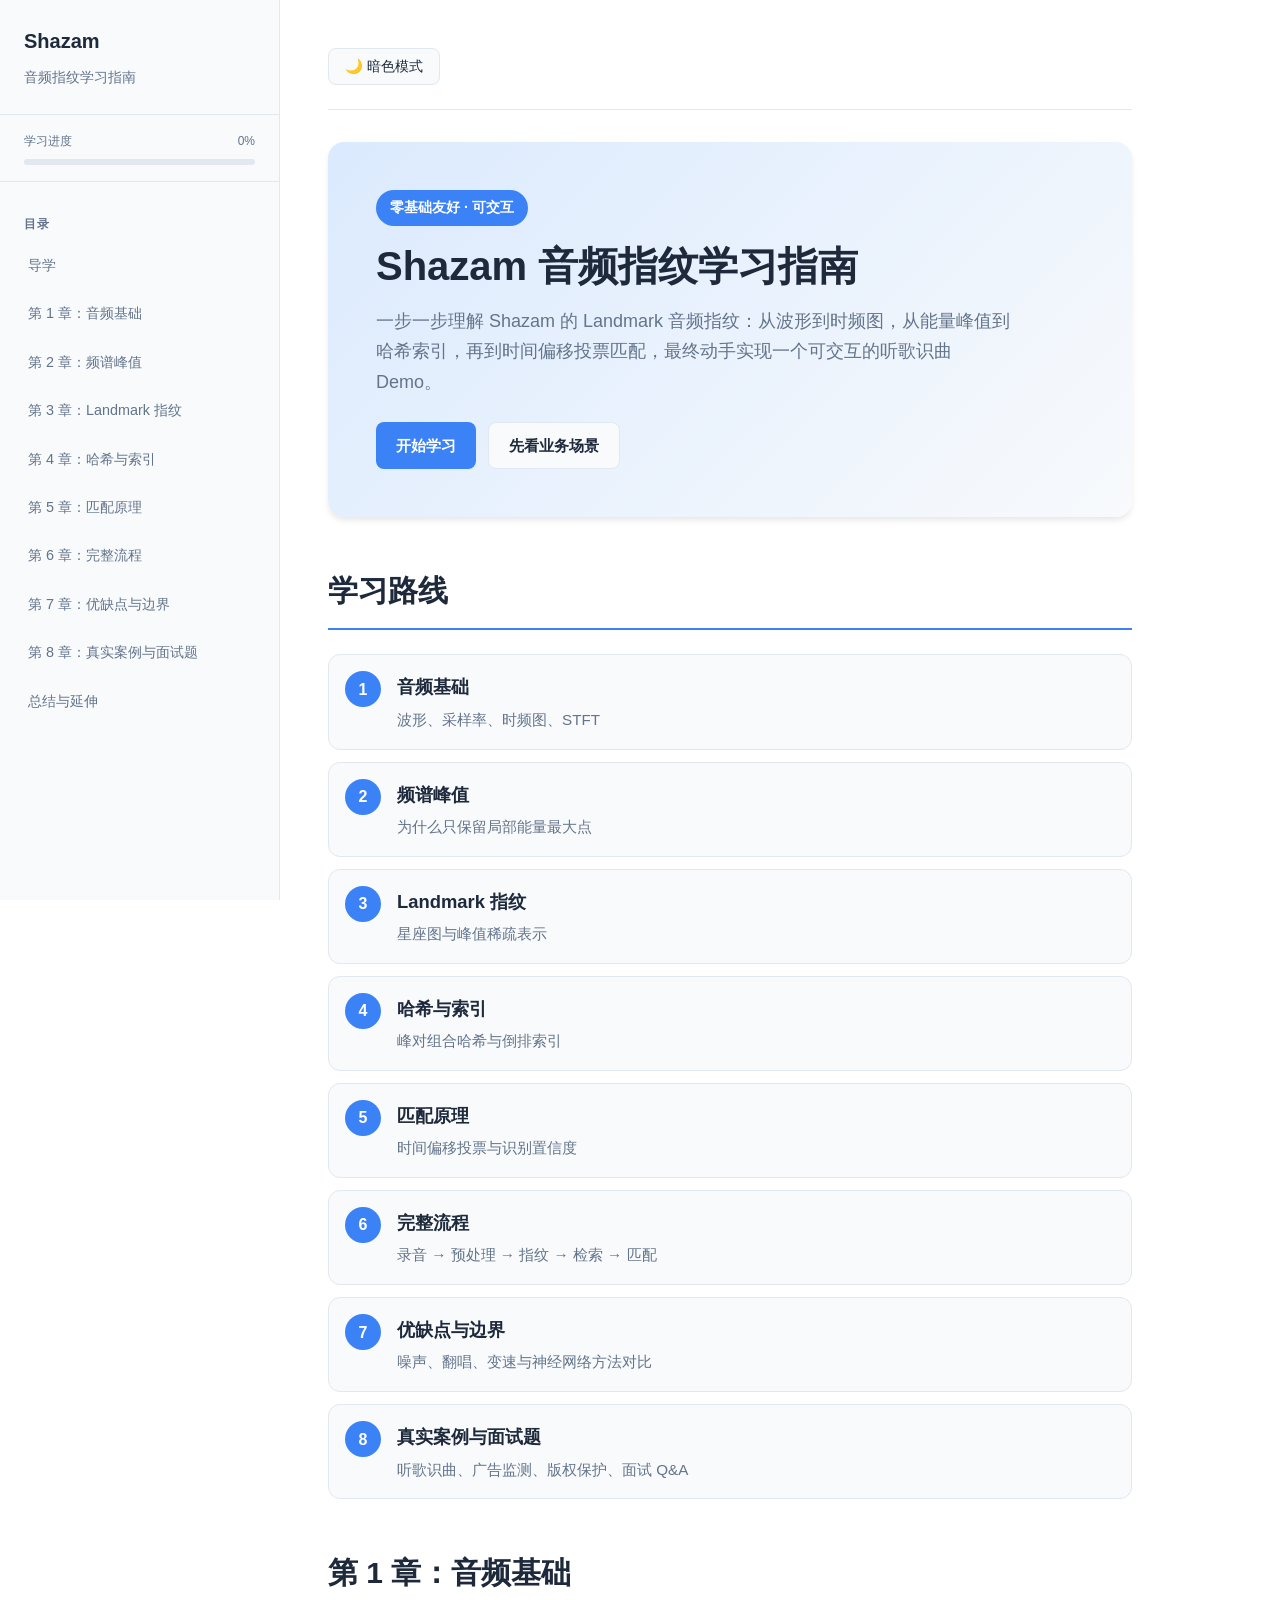
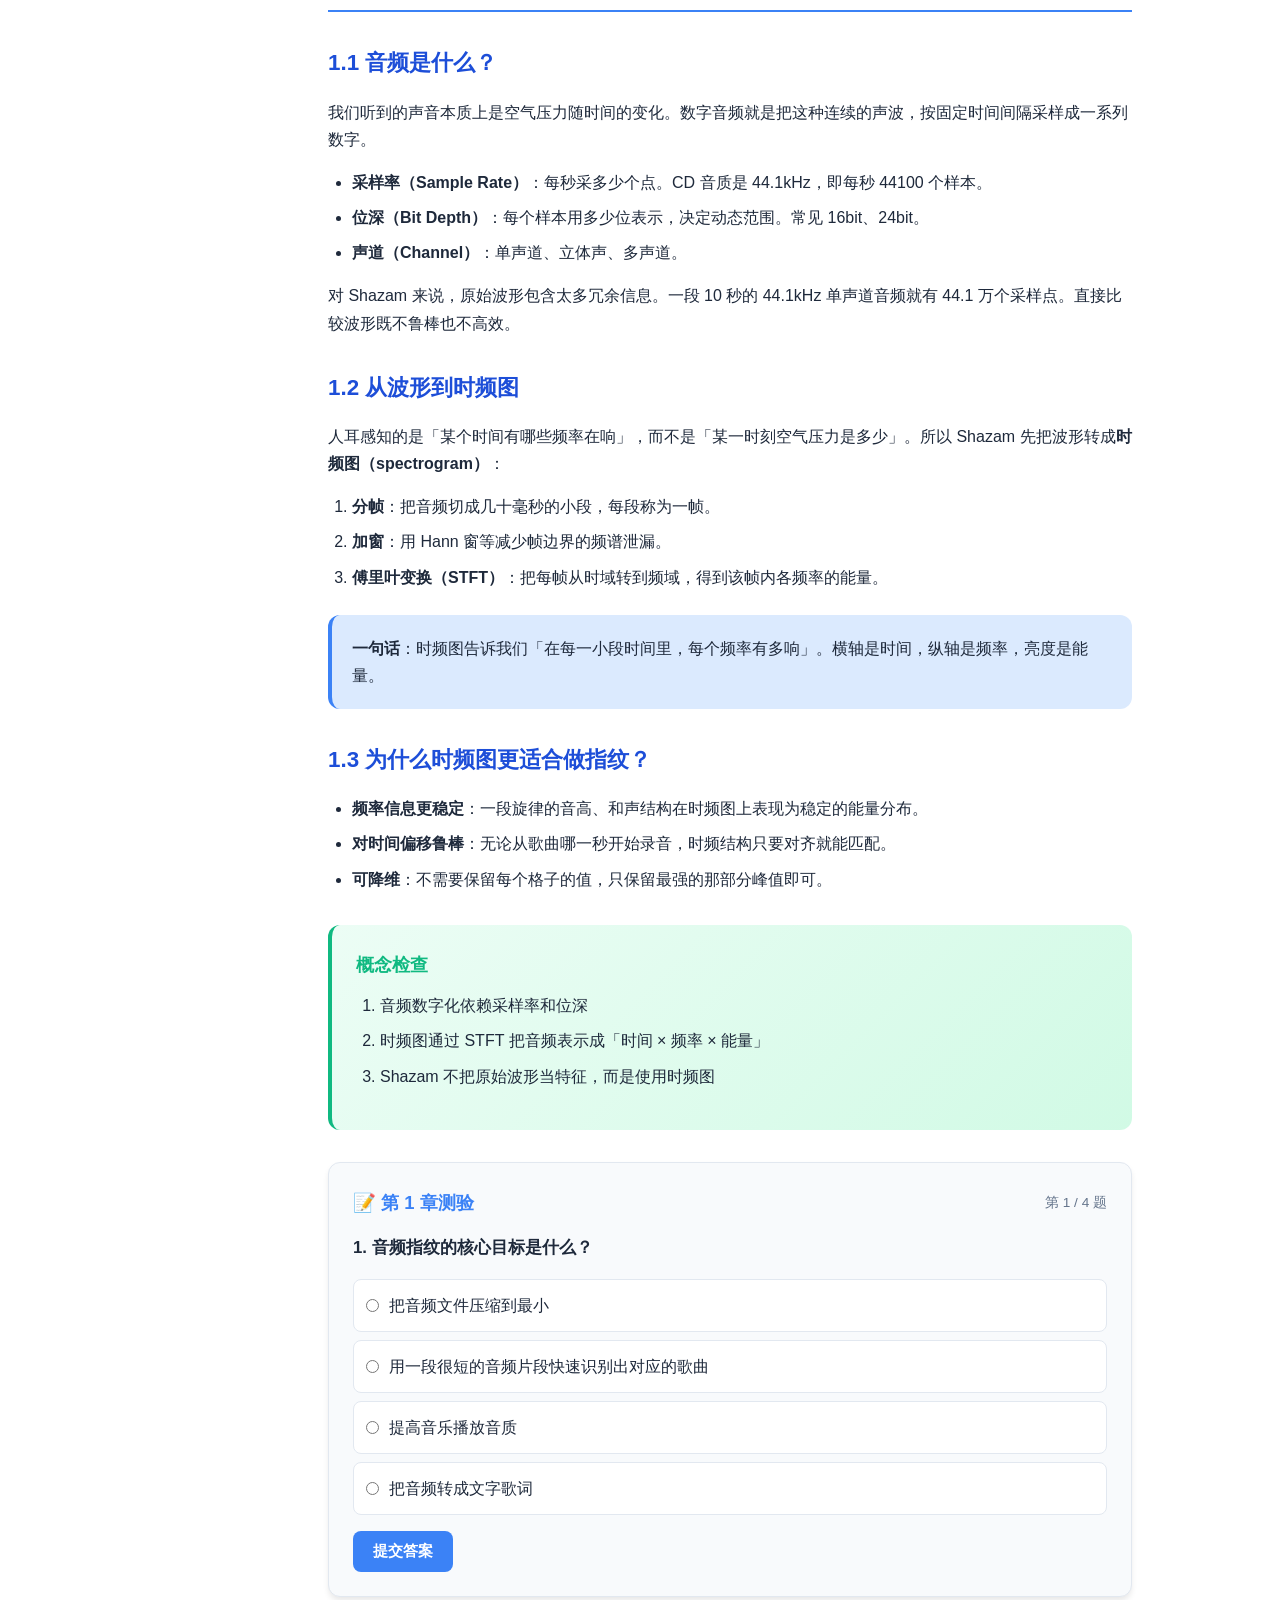
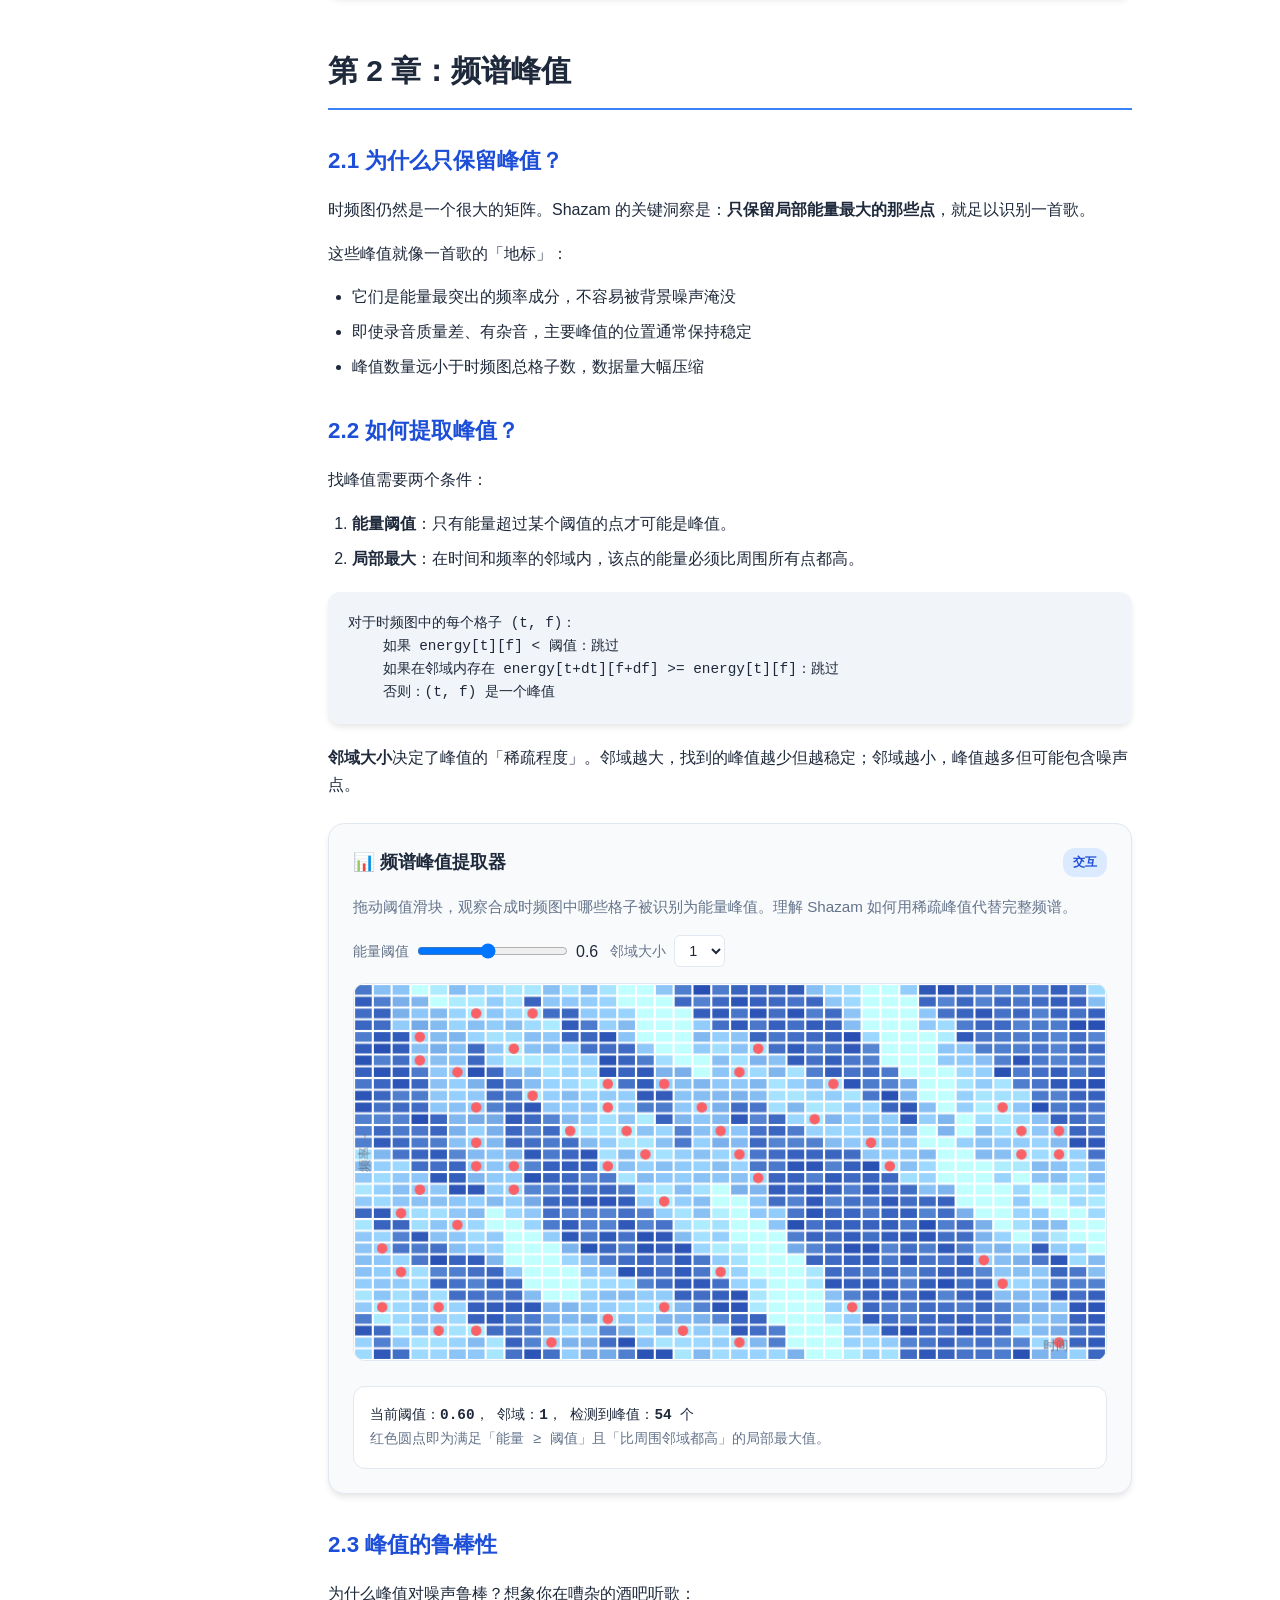
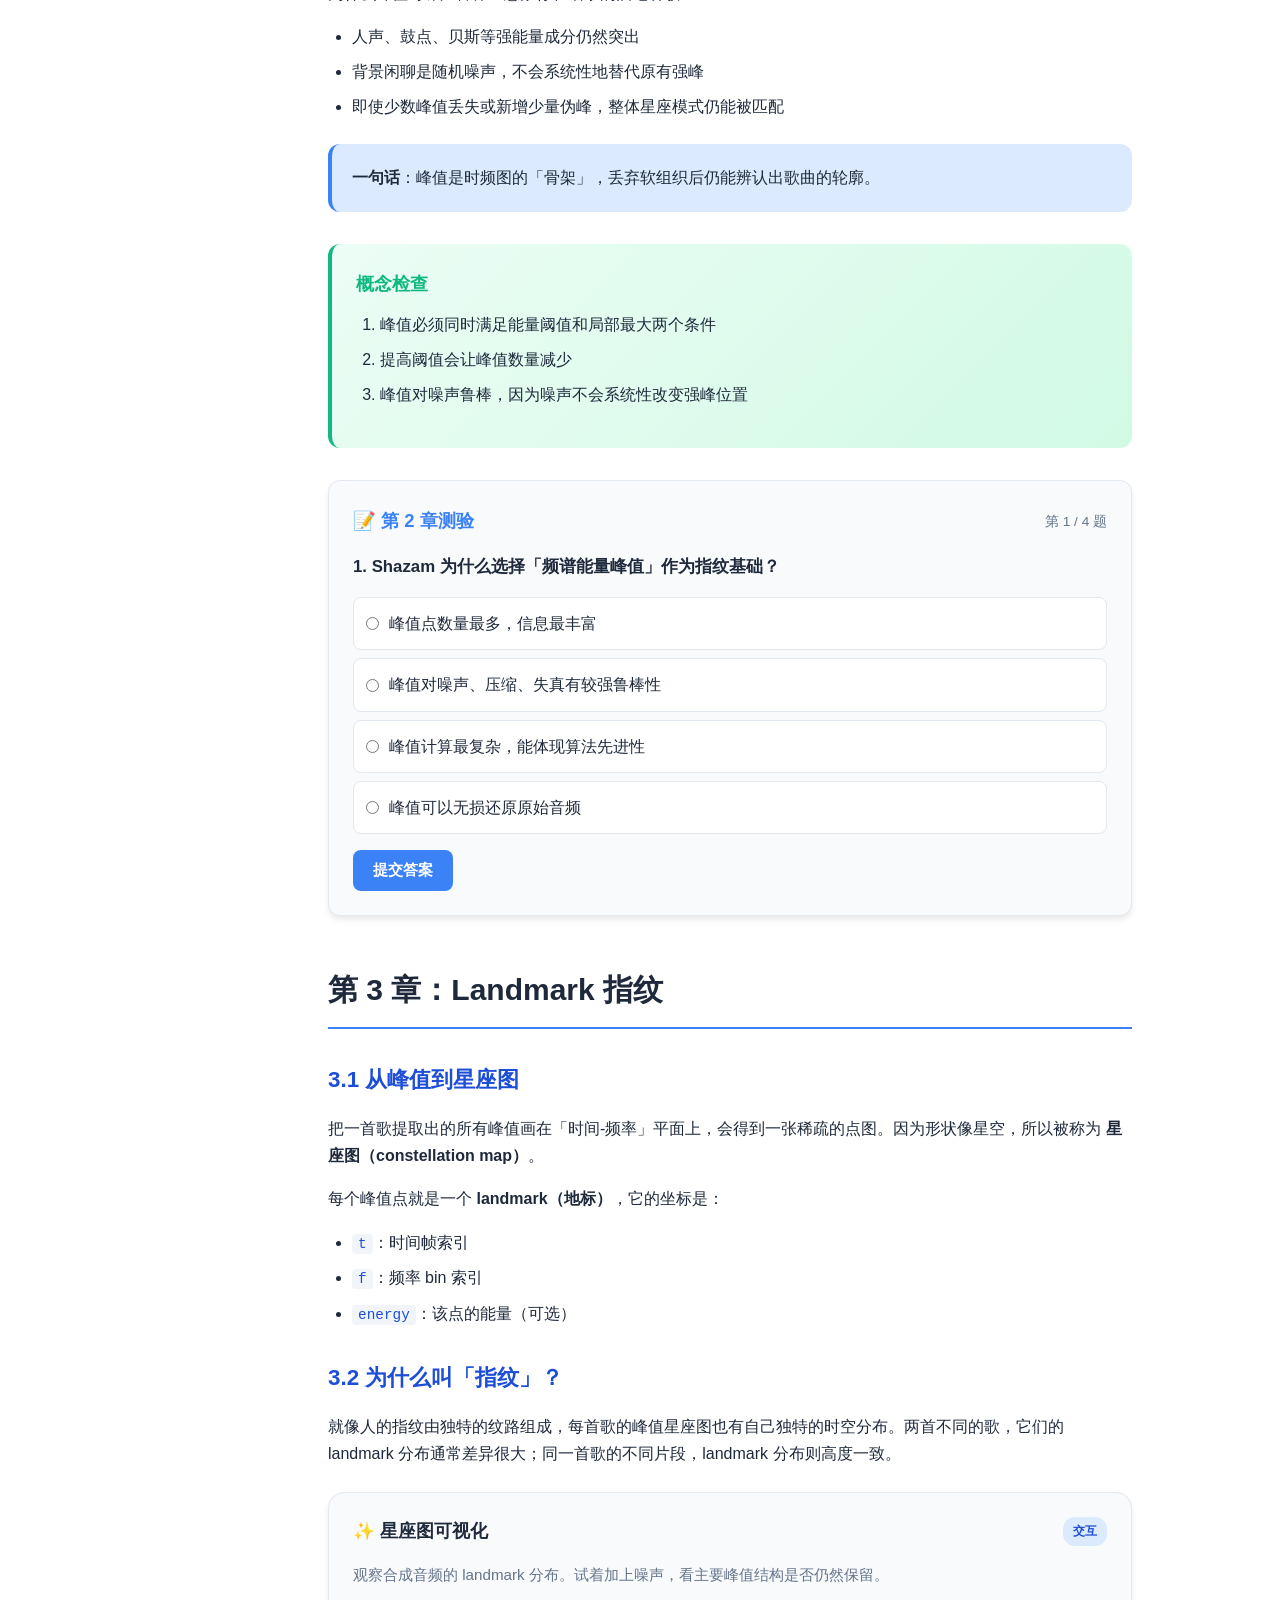
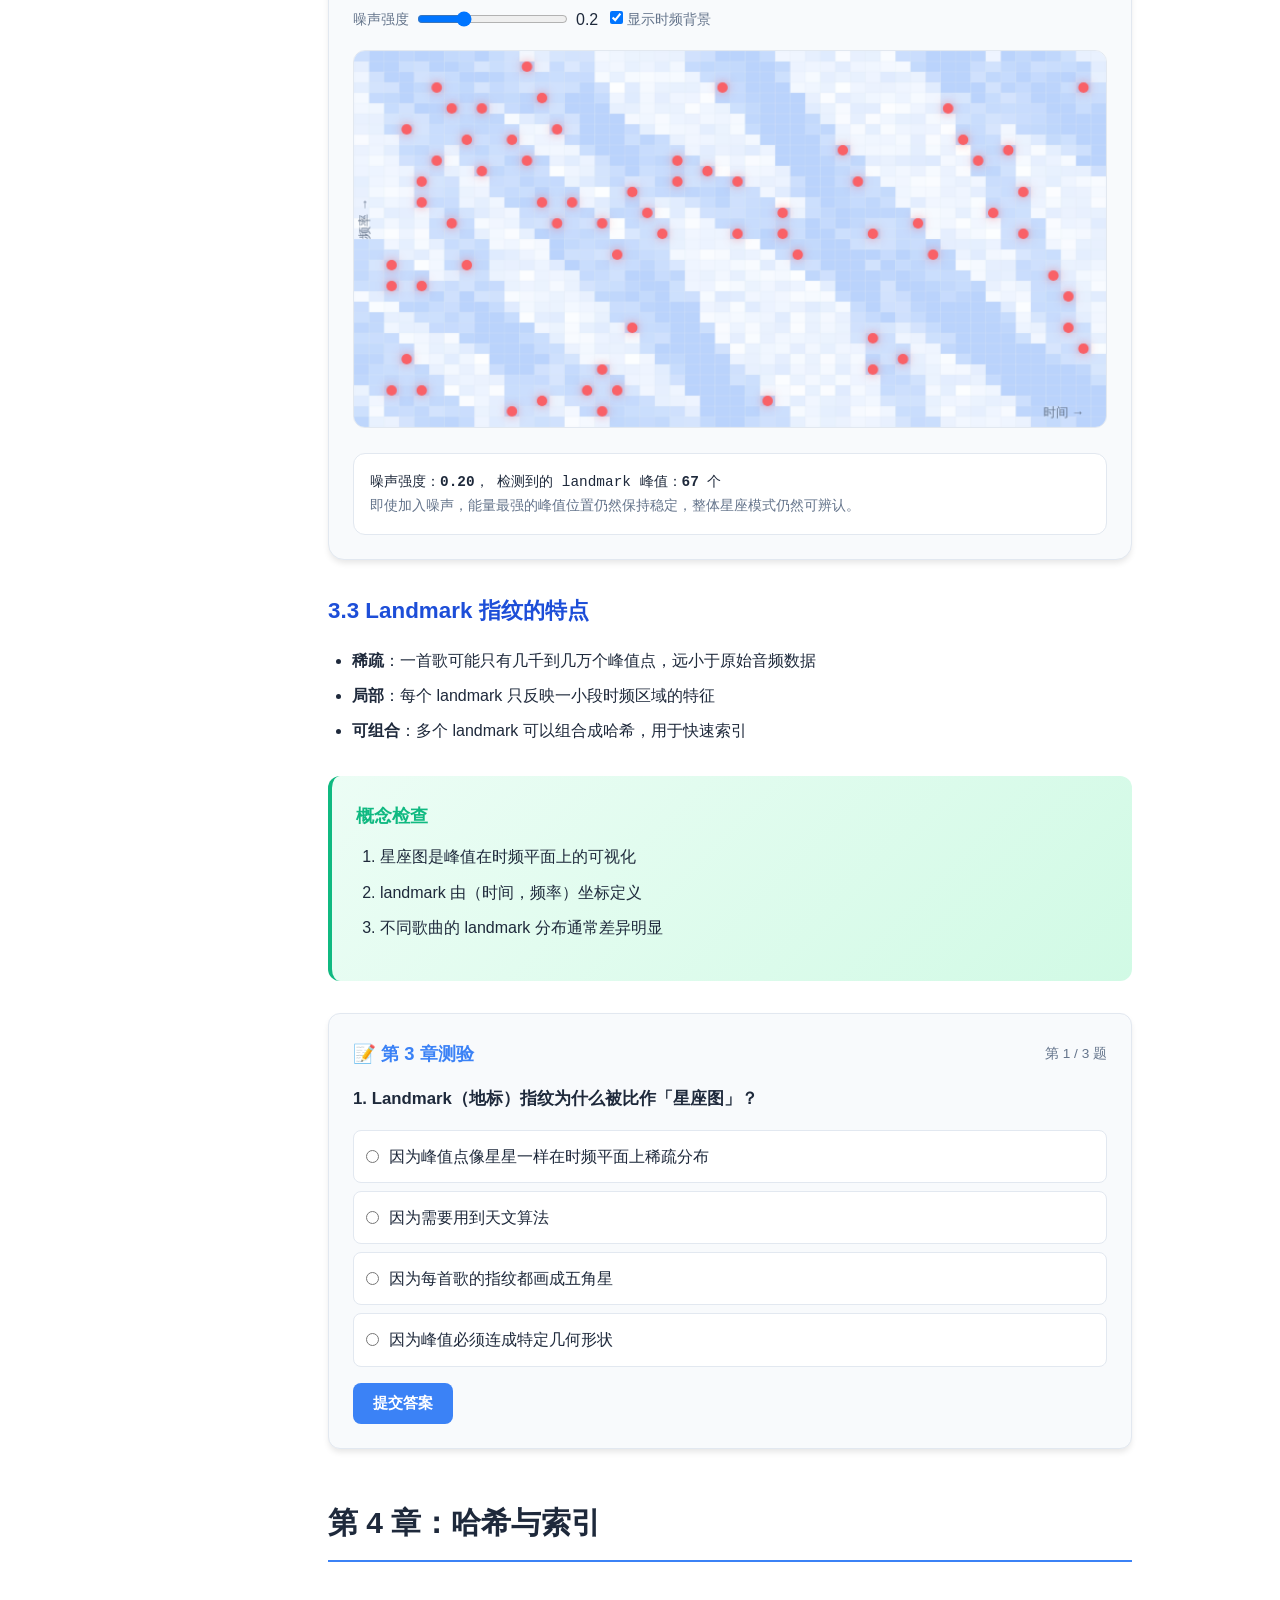
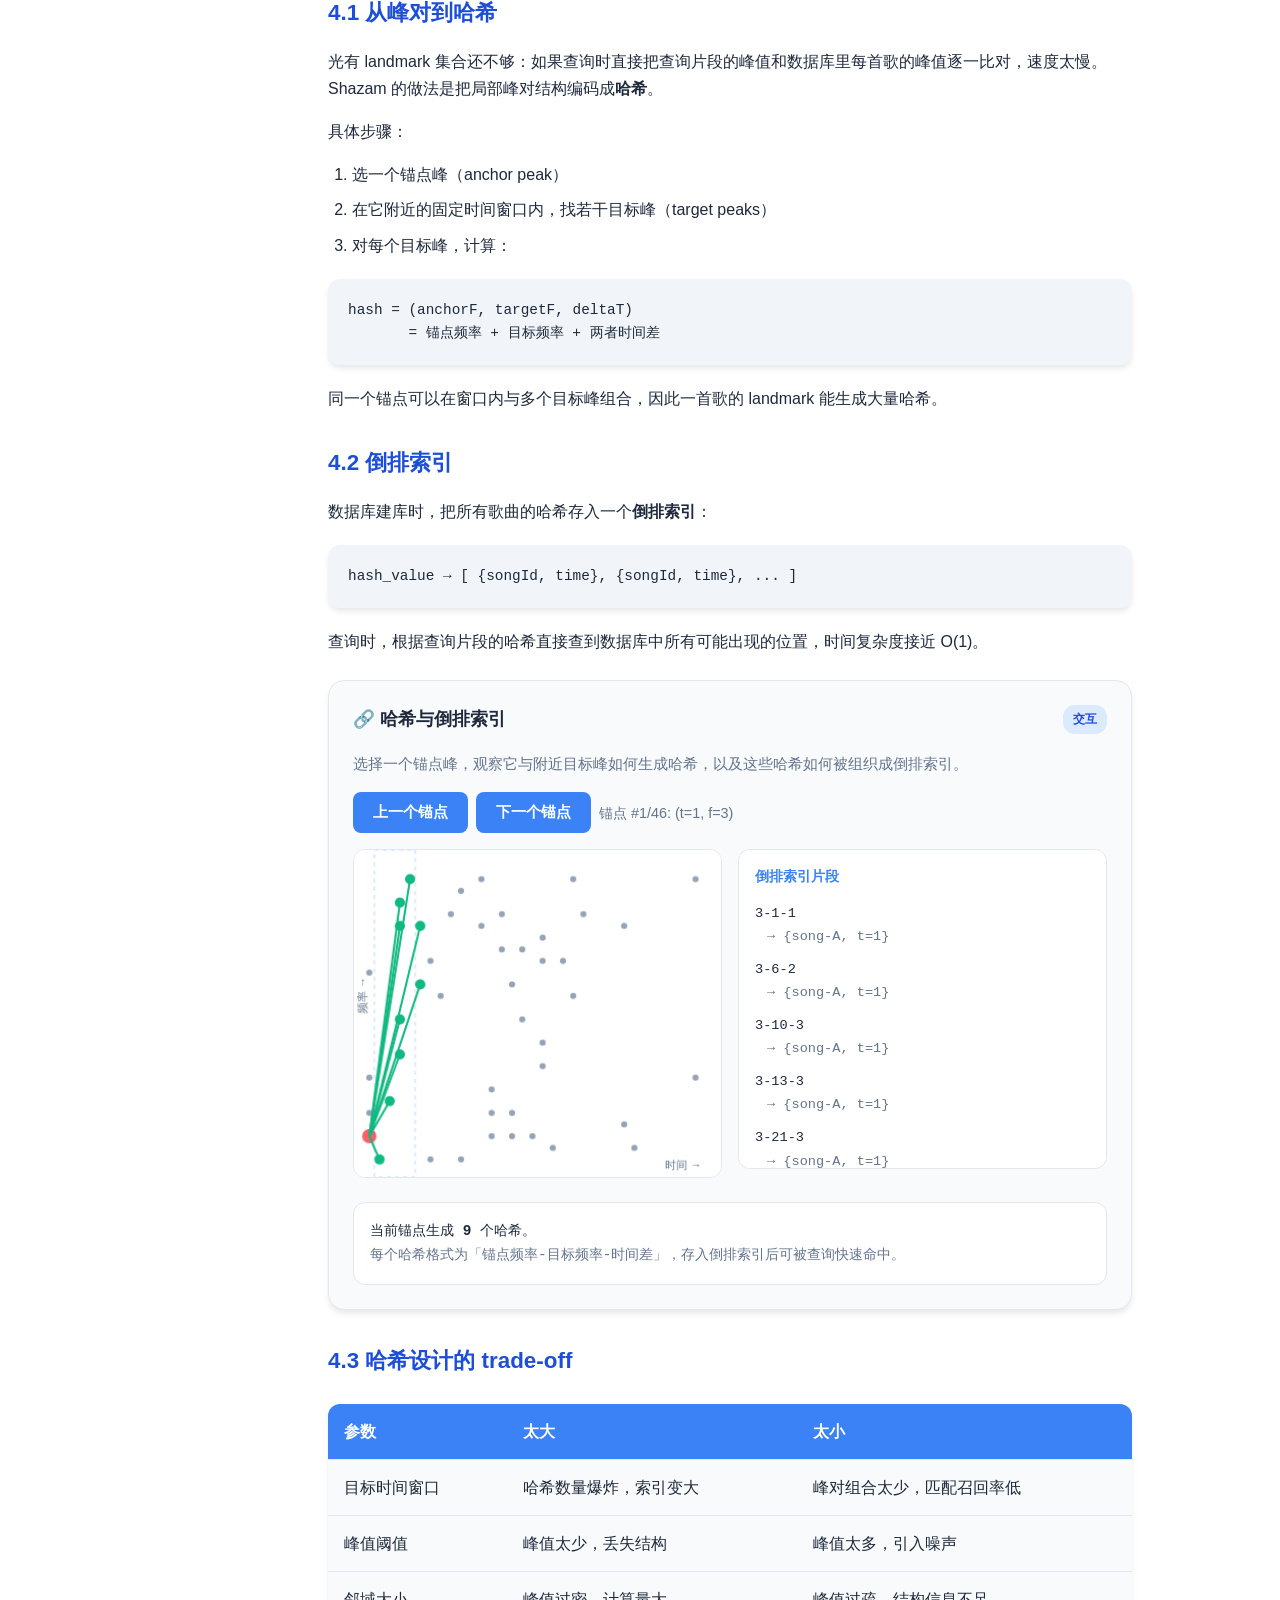
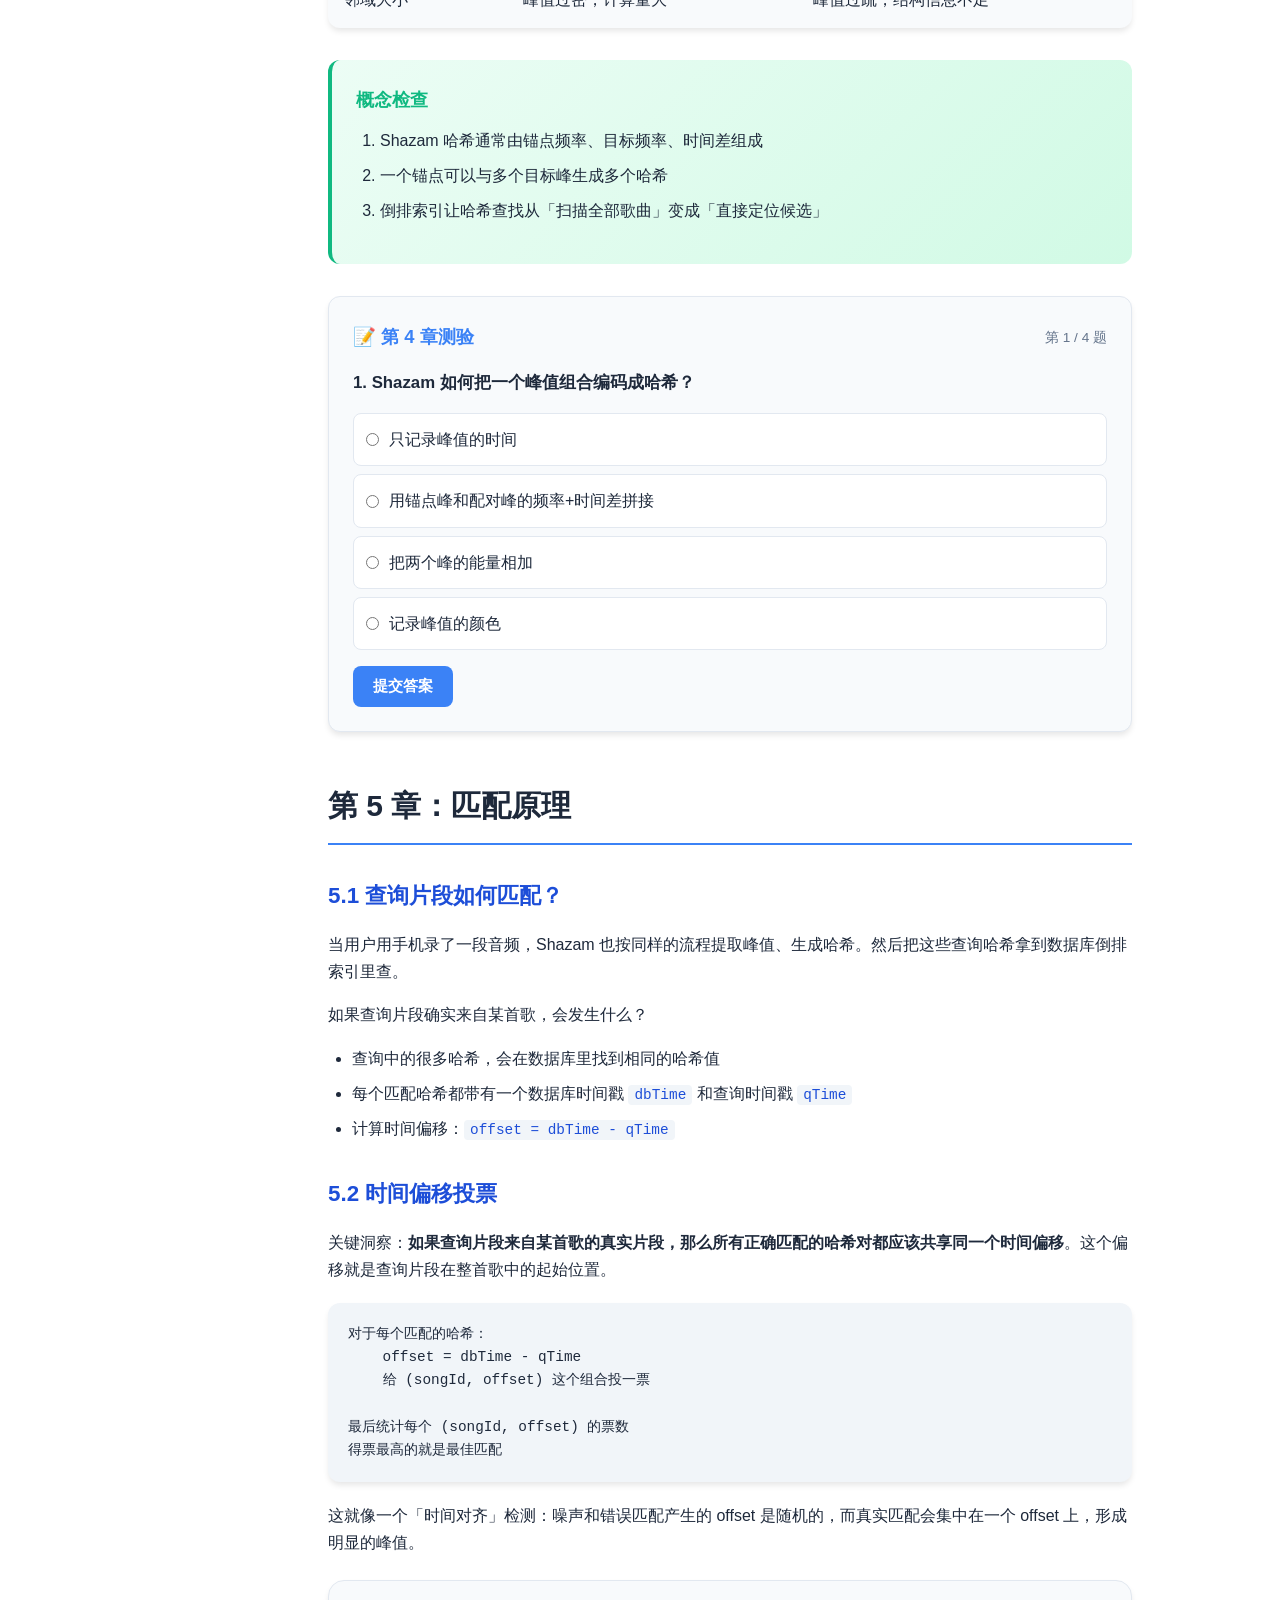
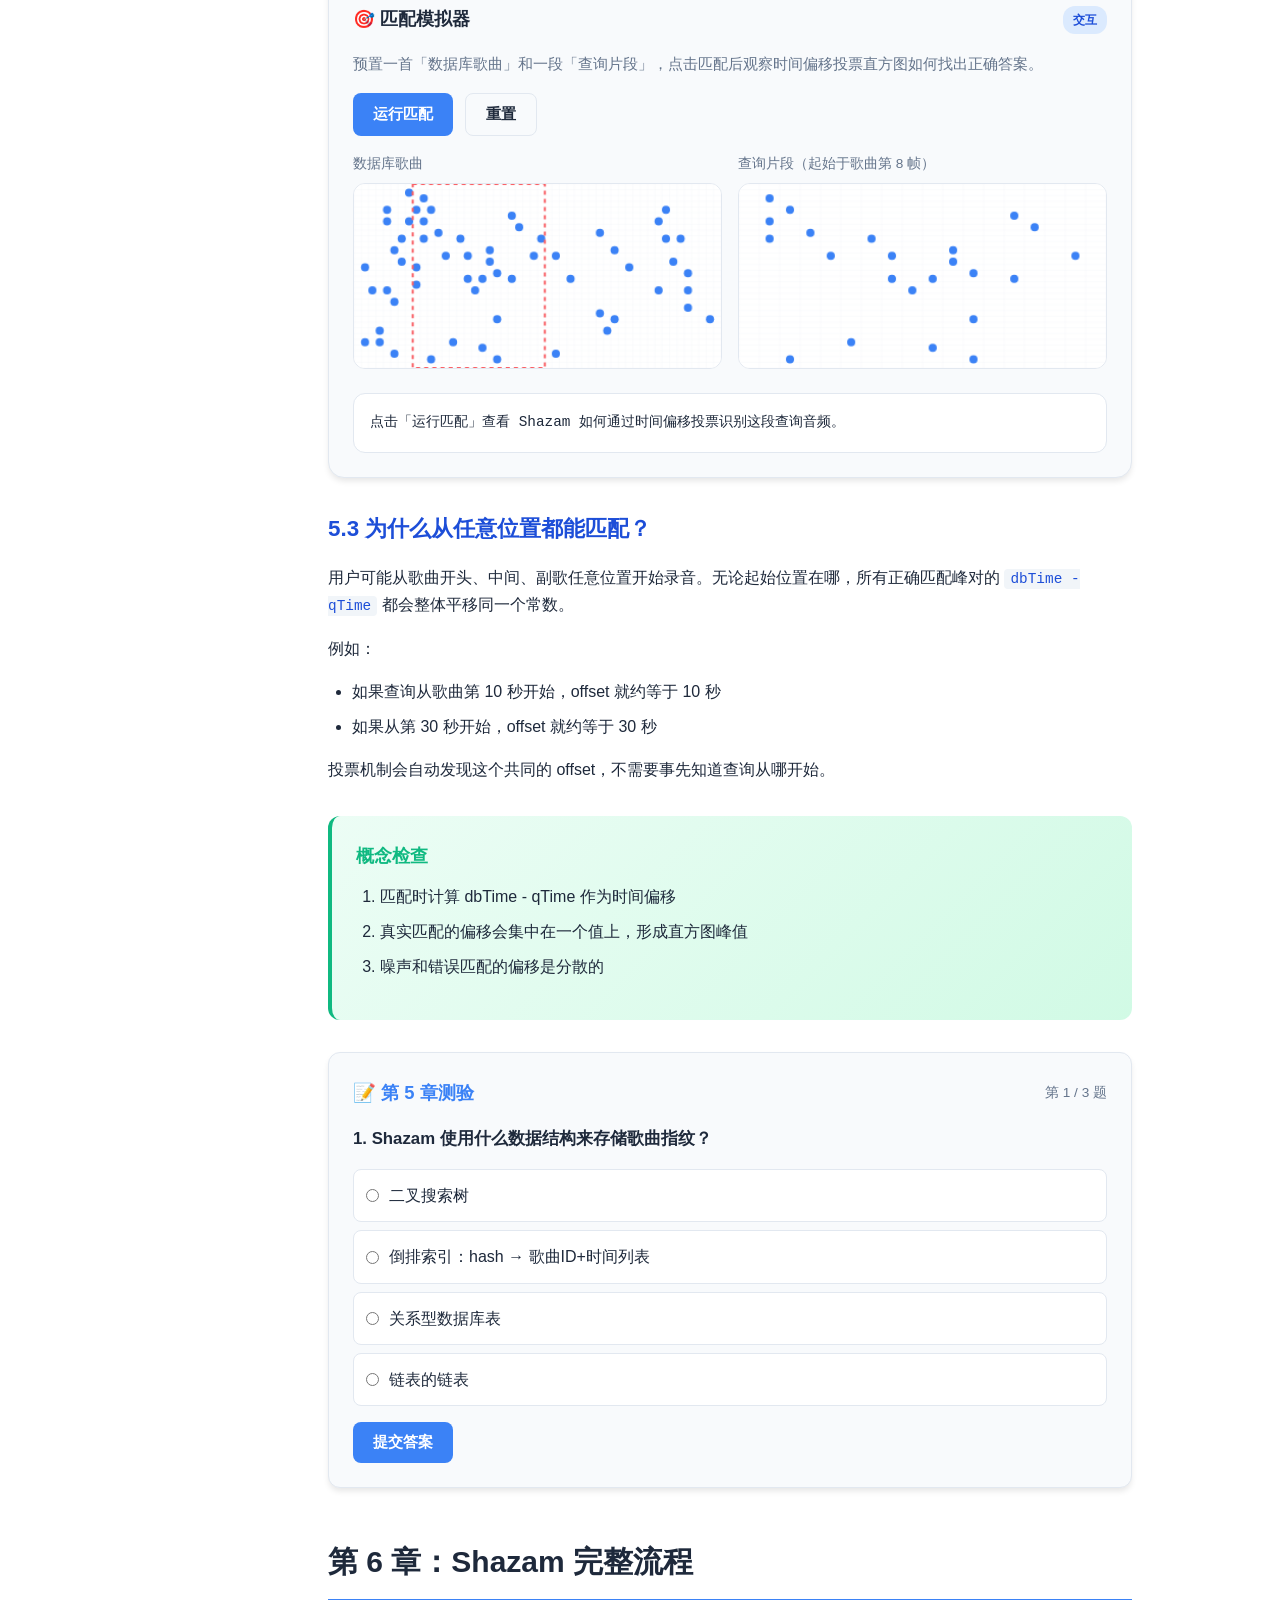
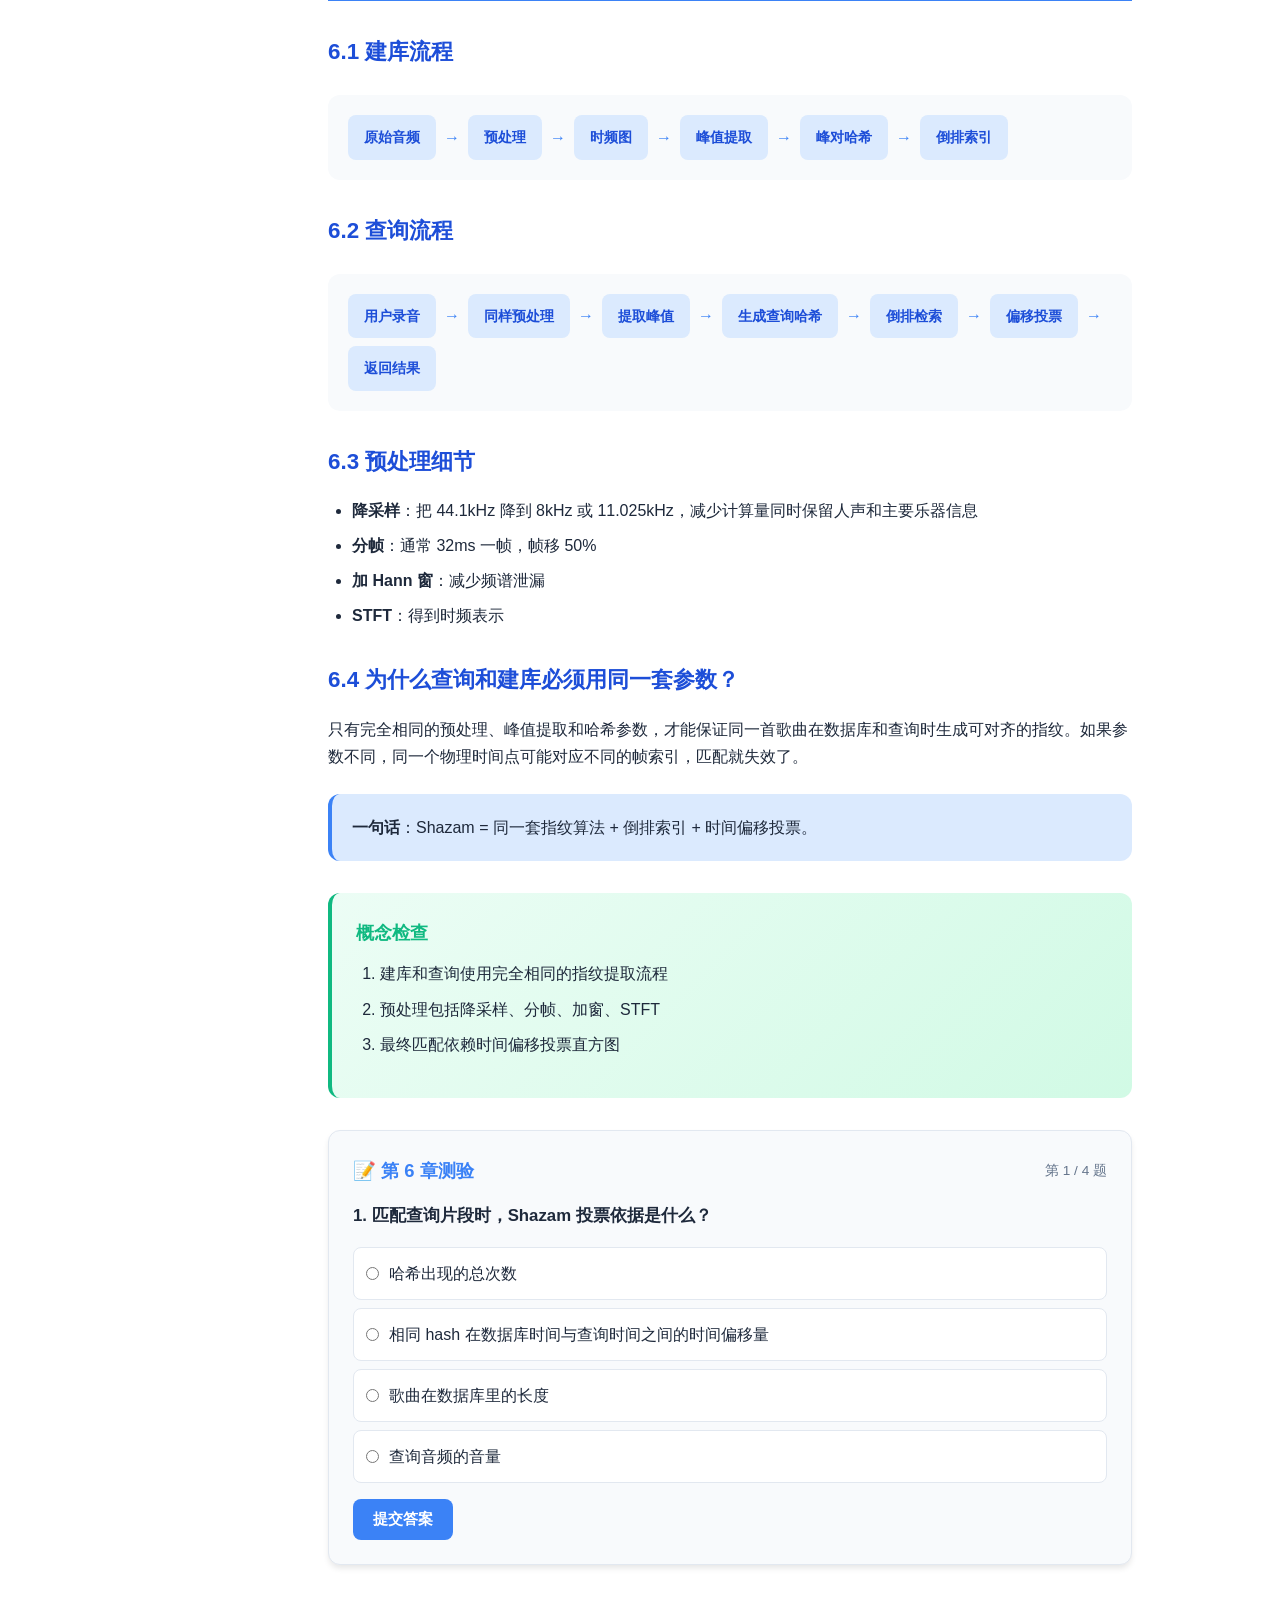
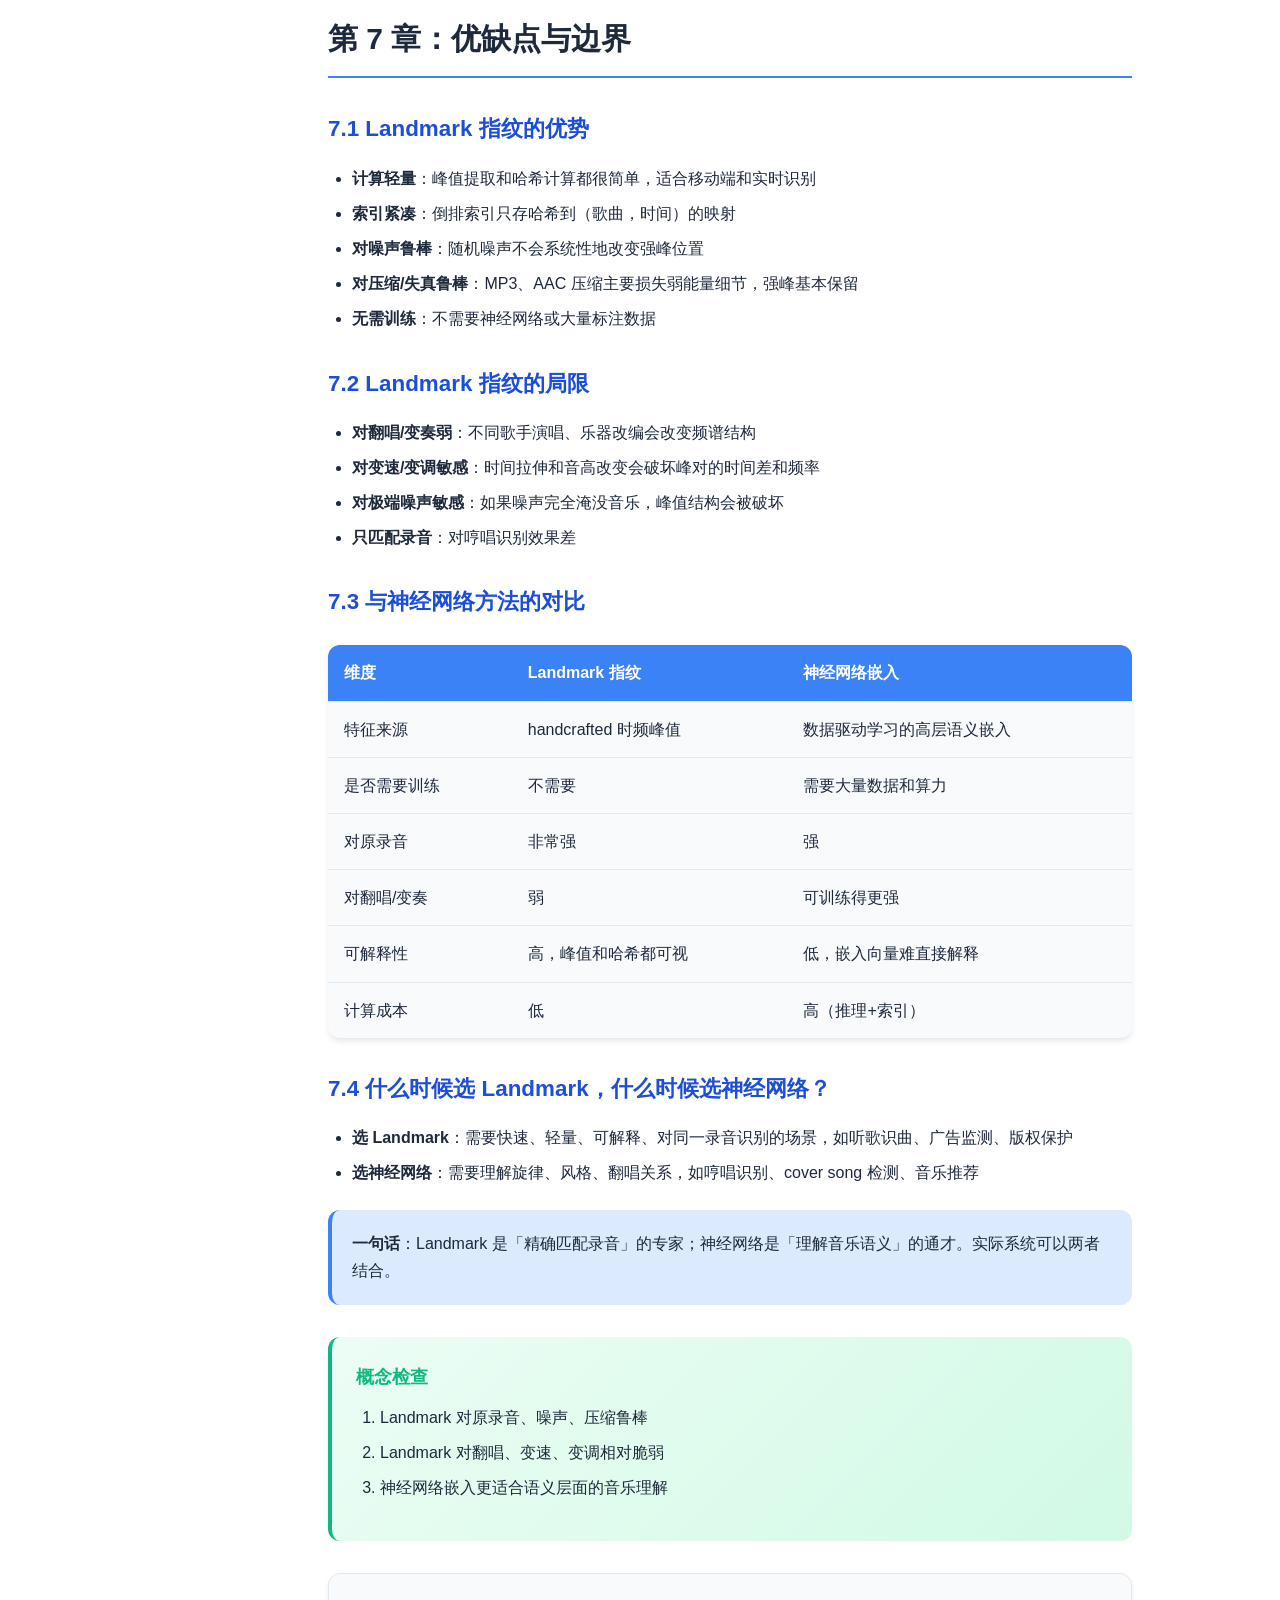
<file: shazam_learning_site/index.html>
<!DOCTYPE html>
<html lang="zh-CN">
<head>
    <meta charset="UTF-8">
    <meta name="viewport" content="width=device-width, initial-scale=1.0">
    <title>Shazam 音频指纹学习指南</title>
    <link rel="stylesheet" href="css/base.css">
    <link rel="stylesheet" href="css/components.css">
    <link rel="stylesheet" href="css/demos.css">
    <link rel="stylesheet" href="css/animations.css">
</head>
<body>
    <div class="container">
        <!-- Sidebar -->
        <nav class="sidebar" id="sidebar">
            <div class="sidebar-header">
                <div class="sidebar-title">Shazam</div>
                <div class="sidebar-subtitle">音频指纹学习指南</div>
            </div>
            <div class="progress-section">
                <div class="progress-label">
                    <span>学习进度</span>
                    <span id="progressText">0%</span>
                </div>
                <div class="progress-bar">
                    <div class="progress-fill" id="progressFill" style="width: 0%"></div>
                </div>
            </div>
            <div class="nav-section">目录</div>
            <ul class="nav-list">
                <li class="nav-item"><a href="#intro" class="nav-link">导学</a></li>
                <li class="nav-item"><a href="#chapter1" class="nav-link">第 1 章：音频基础</a></li>
                <li class="nav-item"><a href="#chapter2" class="nav-link">第 2 章：频谱峰值</a></li>
                <li class="nav-item"><a href="#chapter3" class="nav-link">第 3 章：Landmark 指纹</a></li>
                <li class="nav-item"><a href="#chapter4" class="nav-link">第 4 章：哈希与索引</a></li>
                <li class="nav-item"><a href="#chapter5" class="nav-link">第 5 章：匹配原理</a></li>
                <li class="nav-item"><a href="#chapter6" class="nav-link">第 6 章：完整流程</a></li>
                <li class="nav-item"><a href="#chapter7" class="nav-link">第 7 章：优缺点与边界</a></li>
                <li class="nav-item"><a href="#chapter8" class="nav-link">第 8 章：真实案例与面试题</a></li>
                <li class="nav-item"><a href="#summary" class="nav-link">总结与延伸</a></li>
            </ul>
        </nav>

        <!-- Main Content -->
        <main class="main">
            <div class="top-bar">
                <button class="menu-toggle" id="menuToggle">☰ 目录</button>
                <button class="theme-toggle" id="themeToggle">🌙 暗色模式</button>
            </div>

            <!-- Hero -->
            <section class="hero" id="intro">
                <span class="hero-badge">零基础友好 · 可交互</span>
                <h1>Shazam 音频指纹学习指南</h1>
                <p>一步一步理解 Shazam 的 Landmark 音频指纹：从波形到时频图，从能量峰值到哈希索引，再到时间偏移投票匹配，最终动手实现一个可交互的听歌识曲 Demo。</p>
                <div class="hero-actions">
                    <a href="#chapter1" class="btn btn-primary">开始学习</a>
                    <a href="#chapter8" class="btn btn-secondary">先看业务场景</a>
                </div>
            </section>

            <!-- Roadmap -->
            <h2>学习路线</h2>
            <div class="roadmap">
                <a href="#chapter1" class="roadmap-item">
                    <div class="roadmap-number">1</div>
                    <div class="roadmap-content">
                        <h4>音频基础</h4>
                        <p>波形、采样率、时频图、STFT</p>
                    </div>
                </a>
                <a href="#chapter2" class="roadmap-item">
                    <div class="roadmap-number">2</div>
                    <div class="roadmap-content">
                        <h4>频谱峰值</h4>
                        <p>为什么只保留局部能量最大点</p>
                    </div>
                </a>
                <a href="#chapter3" class="roadmap-item">
                    <div class="roadmap-number">3</div>
                    <div class="roadmap-content">
                        <h4>Landmark 指纹</h4>
                        <p>星座图与峰值稀疏表示</p>
                    </div>
                </a>
                <a href="#chapter4" class="roadmap-item">
                    <div class="roadmap-number">4</div>
                    <div class="roadmap-content">
                        <h4>哈希与索引</h4>
                        <p>峰对组合哈希与倒排索引</p>
                    </div>
                </a>
                <a href="#chapter5" class="roadmap-item">
                    <div class="roadmap-number">5</div>
                    <div class="roadmap-content">
                        <h4>匹配原理</h4>
                        <p>时间偏移投票与识别置信度</p>
                    </div>
                </a>
                <a href="#chapter6" class="roadmap-item">
                    <div class="roadmap-number">6</div>
                    <div class="roadmap-content">
                        <h4>完整流程</h4>
                        <p>录音 → 预处理 → 指纹 → 检索 → 匹配</p>
                    </div>
                </a>
                <a href="#chapter7" class="roadmap-item">
                    <div class="roadmap-number">7</div>
                    <div class="roadmap-content">
                        <h4>优缺点与边界</h4>
                        <p>噪声、翻唱、变速与神经网络方法对比</p>
                    </div>
                </a>
                <a href="#chapter8" class="roadmap-item">
                    <div class="roadmap-number">8</div>
                    <div class="roadmap-content">
                        <h4>真实案例与面试题</h4>
                        <p>听歌识曲、广告监测、版权保护、面试 Q&A</p>
                    </div>
                </a>
            </div>

            <!-- Chapter 1 -->
            <section id="chapter1">
                <h2>第 1 章：音频基础</h2>

                <h3>1.1 音频是什么？</h3>
                <p>我们听到的声音本质上是空气压力随时间的变化。数字音频就是把这种连续的声波，按固定时间间隔采样成一系列数字。</p>
                <ul>
                    <li><strong>采样率（Sample Rate）</strong>：每秒采多少个点。CD 音质是 44.1kHz，即每秒 44100 个样本。</li>
                    <li><strong>位深（Bit Depth）</strong>：每个样本用多少位表示，决定动态范围。常见 16bit、24bit。</li>
                    <li><strong>声道（Channel）</strong>：单声道、立体声、多声道。</li>
                </ul>

                <p>对 Shazam 来说，原始波形包含太多冗余信息。一段 10 秒的 44.1kHz 单声道音频就有 44.1 万个采样点。直接比较波形既不鲁棒也不高效。</p>

                <h3>1.2 从波形到时频图</h3>
                <p>人耳感知的是「某个时间有哪些频率在响」，而不是「某一时刻空气压力是多少」。所以 Shazam 先把波形转成<strong>时频图（spectrogram）</strong>：</p>

                <ol>
                    <li><strong>分帧</strong>：把音频切成几十毫秒的小段，每段称为一帧。</li>
                    <li><strong>加窗</strong>：用 Hann 窗等减少帧边界的频谱泄漏。</li>
                    <li><strong>傅里叶变换（STFT）</strong>：把每帧从时域转到频域，得到该帧内各频率的能量。</li>
                </ol>

                <div class="highlight-box">
                    <p><strong>一句话</strong>：时频图告诉我们「在每一小段时间里，每个频率有多响」。横轴是时间，纵轴是频率，亮度是能量。</p>
                </div>

                <h3>1.3 为什么时频图更适合做指纹？</h3>
                <ul>
                    <li><strong>频率信息更稳定</strong>：一段旋律的音高、和声结构在时频图上表现为稳定的能量分布。</li>
                    <li><strong>对时间偏移鲁棒</strong>：无论从歌曲哪一秒开始录音，时频结构只要对齐就能匹配。</li>
                    <li><strong>可降维</strong>：不需要保留每个格子的值，只保留最强的那部分峰值即可。</li>
                </ul>

                <div class="concept-check">
                    <h4>概念检查</h4>
                    <ol>
                        <li>音频数字化依赖采样率和位深</li>
                        <li>时频图通过 STFT 把音频表示成「时间 × 频率 × 能量」</li>
                        <li>Shazam 不把原始波形当特征，而是使用时频图</li>
                    </ol>
                </div>

                <div class="quiz-container" data-chapter="chapter1"></div>
            </section>

            <!-- Chapter 2 -->
            <section id="chapter2">
                <h2>第 2 章：频谱峰值</h2>

                <h3>2.1 为什么只保留峰值？</h3>
                <p>时频图仍然是一个很大的矩阵。Shazam 的关键洞察是：<strong>只保留局部能量最大的那些点</strong>，就足以识别一首歌。</p>

                <p>这些峰值就像一首歌的「地标」：</p>
                <ul>
                    <li>它们是能量最突出的频率成分，不容易被背景噪声淹没</li>
                    <li>即使录音质量差、有杂音，主要峰值的位置通常保持稳定</li>
                    <li>峰值数量远小于时频图总格子数，数据量大幅压缩</li>
                </ul>

                <h3>2.2 如何提取峰值？</h3>
                <p>找峰值需要两个条件：</p>

                <ol>
                    <li><strong>能量阈值</strong>：只有能量超过某个阈值的点才可能是峰值。</li>
                    <li><strong>局部最大</strong>：在时间和频率的邻域内，该点的能量必须比周围所有点都高。</li>
                </ol>

                <pre><code>对于时频图中的每个格子 (t, f)：
    如果 energy[t][f] < 阈值：跳过
    如果在邻域内存在 energy[t+dt][f+df] >= energy[t][f]：跳过
    否则：(t, f) 是一个峰值</code></pre>

                <p><strong>邻域大小</strong>决定了峰值的「稀疏程度」。邻域越大，找到的峰值越少但越稳定；邻域越小，峰值越多但可能包含噪声点。</p>

                <div class="demo-container">
                    <div class="demo-header">
                        <div class="demo-title">📊 频谱峰值提取器</div>
                        <span class="demo-badge">交互</span>
                    </div>
                    <div class="demo-description">拖动阈值滑块，观察合成时频图中哪些格子被识别为能量峰值。理解 Shazam 如何用稀疏峰值代替完整频谱。</div>
                    <div id="spectrogram-peaks-demo"></div>
                </div>

                <h3>2.3 峰值的鲁棒性</h3>
                <p>为什么峰值对噪声鲁棒？想象你在嘈杂的酒吧听歌：</p>
                <ul>
                    <li>人声、鼓点、贝斯等强能量成分仍然突出</li>
                    <li>背景闲聊是随机噪声，不会系统性地替代原有强峰</li>
                    <li>即使少数峰值丢失或新增少量伪峰，整体星座模式仍能被匹配</li>
                </ul>

                <div class="highlight-box">
                    <p><strong>一句话</strong>：峰值是时频图的「骨架」，丢弃软组织后仍能辨认出歌曲的轮廓。</p>
                </div>

                <div class="concept-check">
                    <h4>概念检查</h4>
                    <ol>
                        <li>峰值必须同时满足能量阈值和局部最大两个条件</li>
                        <li>提高阈值会让峰值数量减少</li>
                        <li>峰值对噪声鲁棒，因为噪声不会系统性改变强峰位置</li>
                    </ol>
                </div>

                <div class="quiz-container" data-chapter="chapter2"></div>
            </section>

            <!-- Chapter 3 -->
            <section id="chapter3">
                <h2>第 3 章：Landmark 指纹</h2>

                <h3>3.1 从峰值到星座图</h3>
                <p>把一首歌提取出的所有峰值画在「时间-频率」平面上，会得到一张稀疏的点图。因为形状像星空，所以被称为 <strong>星座图（constellation map）</strong>。</p>

                <p>每个峰值点就是一个 <strong>landmark（地标）</strong>，它的坐标是：</p>
                <ul>
                    <li><code>t</code>：时间帧索引</li>
                    <li><code>f</code>：频率 bin 索引</li>
                    <li><code>energy</code>：该点的能量（可选）</li>
                </ul>

                <h3>3.2 为什么叫「指纹」？</h3>
                <p>就像人的指纹由独特的纹路组成，每首歌的峰值星座图也有自己独特的时空分布。两首不同的歌，它们的 landmark 分布通常差异很大；同一首歌的不同片段，landmark 分布则高度一致。</p>

                <div class="demo-container">
                    <div class="demo-header">
                        <div class="demo-title">✨ 星座图可视化</div>
                        <span class="demo-badge">交互</span>
                    </div>
                    <div class="demo-description">观察合成音频的 landmark 分布。试着加上噪声，看主要峰值结构是否仍然保留。</div>
                    <div id="landmark-map-demo"></div>
                </div>

                <h3>3.3 Landmark 指纹的特点</h3>
                <ul>
                    <li><strong>稀疏</strong>：一首歌可能只有几千到几万个峰值点，远小于原始音频数据</li>
                    <li><strong>局部</strong>：每个 landmark 只反映一小段时频区域的特征</li>
                    <li><strong>可组合</strong>：多个 landmark 可以组合成哈希，用于快速索引</li>
                </ul>

                <div class="concept-check">
                    <h4>概念检查</h4>
                    <ol>
                        <li>星座图是峰值在时频平面上的可视化</li>
                        <li>landmark 由（时间，频率）坐标定义</li>
                        <li>不同歌曲的 landmark 分布通常差异明显</li>
                    </ol>
                </div>

                <div class="quiz-container" data-chapter="chapter3"></div>
            </section>

            <!-- Chapter 4 -->
            <section id="chapter4">
                <h2>第 4 章：哈希与索引</h2>

                <h3>4.1 从峰对到哈希</h3>
                <p>光有 landmark 集合还不够：如果查询时直接把查询片段的峰值和数据库里每首歌的峰值逐一比对，速度太慢。Shazam 的做法是把局部峰对结构编码成<strong>哈希</strong>。</p>

                <p>具体步骤：</p>
                <ol>
                    <li>选一个锚点峰（anchor peak）</li>
                    <li>在它附近的固定时间窗口内，找若干目标峰（target peaks）</li>
                    <li>对每个目标峰，计算：</li>
                </ol>

                <pre><code>hash = (anchorF, targetF, deltaT)
       = 锚点频率 + 目标频率 + 两者时间差</code></pre>

                <p>同一个锚点可以在窗口内与多个目标峰组合，因此一首歌的 landmark 能生成大量哈希。</p>

                <h3>4.2 倒排索引</h3>
                <p>数据库建库时，把所有歌曲的哈希存入一个<strong>倒排索引</strong>：</p>

                <pre><code>hash_value → [ {songId, time}, {songId, time}, ... ]</code></pre>

                <p>查询时，根据查询片段的哈希直接查到数据库中所有可能出现的位置，时间复杂度接近 O(1)。</p>

                <div class="demo-container">
                    <div class="demo-header">
                        <div class="demo-title">🔗 哈希与倒排索引</div>
                        <span class="demo-badge">交互</span>
                    </div>
                    <div class="demo-description">选择一个锚点峰，观察它与附近目标峰如何生成哈希，以及这些哈希如何被组织成倒排索引。</div>
                    <div id="hash-index-demo"></div>
                </div>

                <h3>4.3 哈希设计的 trade-off</h3>
                <table>
                    <tr>
                        <th>参数</th>
                        <th>太大</th>
                        <th>太小</th>
                    </tr>
                    <tr>
                        <td>目标时间窗口</td>
                        <td>哈希数量爆炸，索引变大</td>
                        <td>峰对组合太少，匹配召回率低</td>
                    </tr>
                    <tr>
                        <td>峰值阈值</td>
                        <td>峰值太少，丢失结构</td>
                        <td>峰值太多，引入噪声</td>
                    </tr>
                    <tr>
                        <td>邻域大小</td>
                        <td>峰值过密，计算量大</td>
                        <td>峰值过疏，结构信息不足</td>
                    </tr>
                </table>

                <div class="concept-check">
                    <h4>概念检查</h4>
                    <ol>
                        <li>Shazam 哈希通常由锚点频率、目标频率、时间差组成</li>
                        <li>一个锚点可以与多个目标峰生成多个哈希</li>
                        <li>倒排索引让哈希查找从「扫描全部歌曲」变成「直接定位候选」</li>
                    </ol>
                </div>

                <div class="quiz-container" data-chapter="chapter4"></div>
            </section>

            <!-- Chapter 5 -->
            <section id="chapter5">
                <h2>第 5 章：匹配原理</h2>

                <h3>5.1 查询片段如何匹配？</h3>
                <p>当用户用手机录了一段音频，Shazam 也按同样的流程提取峰值、生成哈希。然后把这些查询哈希拿到数据库倒排索引里查。</p>

                <p>如果查询片段确实来自某首歌，会发生什么？</p>
                <ul>
                    <li>查询中的很多哈希，会在数据库里找到相同的哈希值</li>
                    <li>每个匹配哈希都带有一个数据库时间戳 <code>dbTime</code> 和查询时间戳 <code>qTime</code></li>
                    <li>计算时间偏移：<code>offset = dbTime - qTime</code></li>
                </ul>

                <h3>5.2 时间偏移投票</h3>
                <p>关键洞察：<strong>如果查询片段来自某首歌的真实片段，那么所有正确匹配的哈希对都应该共享同一个时间偏移</strong>。这个偏移就是查询片段在整首歌中的起始位置。</p>

                <pre><code>对于每个匹配的哈希：
    offset = dbTime - qTime
    给 (songId, offset) 这个组合投一票

最后统计每个 (songId, offset) 的票数
得票最高的就是最佳匹配</code></pre>

                <p>这就像一个「时间对齐」检测：噪声和错误匹配产生的 offset 是随机的，而真实匹配会集中在一个 offset 上，形成明显的峰值。</p>

                <div class="demo-container">
                    <div class="demo-header">
                        <div class="demo-title">🎯 匹配模拟器</div>
                        <span class="demo-badge">交互</span>
                    </div>
                    <div class="demo-description">预置一首「数据库歌曲」和一段「查询片段」，点击匹配后观察时间偏移投票直方图如何找出正确答案。</div>
                    <div id="matching-simulator-demo"></div>
                </div>

                <h3>5.3 为什么从任意位置都能匹配？</h3>
                <p>用户可能从歌曲开头、中间、副歌任意位置开始录音。无论起始位置在哪，所有正确匹配峰对的 <code>dbTime - qTime</code> 都会整体平移同一个常数。</p>

                <p>例如：</p>
                <ul>
                    <li>如果查询从歌曲第 10 秒开始，offset 就约等于 10 秒</li>
                    <li>如果从第 30 秒开始，offset 就约等于 30 秒</li>
                </ul>

                <p>投票机制会自动发现这个共同的 offset，不需要事先知道查询从哪开始。</p>

                <div class="concept-check">
                    <h4>概念检查</h4>
                    <ol>
                        <li>匹配时计算 dbTime - qTime 作为时间偏移</li>
                        <li>真实匹配的偏移会集中在一个值上，形成直方图峰值</li>
                        <li>噪声和错误匹配的偏移是分散的</li>
                    </ol>
                </div>

                <div class="quiz-container" data-chapter="chapter5"></div>
            </section>

            <!-- Chapter 6 -->
            <section id="chapter6">
                <h2>第 6 章：Shazam 完整流程</h2>

                <h3>6.1 建库流程</h3>
                <div class="process-flow">
                    <span class="process-step">原始音频</span>
                    <span class="process-arrow">→</span>
                    <span class="process-step">预处理</span>
                    <span class="process-arrow">→</span>
                    <span class="process-step">时频图</span>
                    <span class="process-arrow">→</span>
                    <span class="process-step">峰值提取</span>
                    <span class="process-arrow">→</span>
                    <span class="process-step">峰对哈希</span>
                    <span class="process-arrow">→</span>
                    <span class="process-step">倒排索引</span>
                </div>

                <h3>6.2 查询流程</h3>
                <div class="process-flow">
                    <span class="process-step">用户录音</span>
                    <span class="process-arrow">→</span>
                    <span class="process-step">同样预处理</span>
                    <span class="process-arrow">→</span>
                    <span class="process-step">提取峰值</span>
                    <span class="process-arrow">→</span>
                    <span class="process-step">生成查询哈希</span>
                    <span class="process-arrow">→</span>
                    <span class="process-step">倒排检索</span>
                    <span class="process-arrow">→</span>
                    <span class="process-step">偏移投票</span>
                    <span class="process-arrow">→</span>
                    <span class="process-step">返回结果</span>
                </div>

                <h3>6.3 预处理细节</h3>
                <ul>
                    <li><strong>降采样</strong>：把 44.1kHz 降到 8kHz 或 11.025kHz，减少计算量同时保留人声和主要乐器信息</li>
                    <li><strong>分帧</strong>：通常 32ms 一帧，帧移 50%</li>
                    <li><strong>加 Hann 窗</strong>：减少频谱泄漏</li>
                    <li><strong>STFT</strong>：得到时频表示</li>
                </ul>

                <h3>6.4 为什么查询和建库必须用同一套参数？</h3>
                <p>只有完全相同的预处理、峰值提取和哈希参数，才能保证同一首歌曲在数据库和查询时生成可对齐的指纹。如果参数不同，同一个物理时间点可能对应不同的帧索引，匹配就失效了。</p>

                <div class="highlight-box">
                    <p><strong>一句话</strong>：Shazam = 同一套指纹算法 + 倒排索引 + 时间偏移投票。</p>
                </div>

                <div class="concept-check">
                    <h4>概念检查</h4>
                    <ol>
                        <li>建库和查询使用完全相同的指纹提取流程</li>
                        <li>预处理包括降采样、分帧、加窗、STFT</li>
                        <li>最终匹配依赖时间偏移投票直方图</li>
                    </ol>
                </div>

                <div class="quiz-container" data-chapter="chapter6"></div>
            </section>

            <!-- Chapter 7 -->
            <section id="chapter7">
                <h2>第 7 章：优缺点与边界</h2>

                <h3>7.1 Landmark 指纹的优势</h3>
                <ul>
                    <li><strong>计算轻量</strong>：峰值提取和哈希计算都很简单，适合移动端和实时识别</li>
                    <li><strong>索引紧凑</strong>：倒排索引只存哈希到（歌曲，时间）的映射</li>
                    <li><strong>对噪声鲁棒</strong>：随机噪声不会系统性地改变强峰位置</li>
                    <li><strong>对压缩/失真鲁棒</strong>：MP3、AAC 压缩主要损失弱能量细节，强峰基本保留</li>
                    <li><strong>无需训练</strong>：不需要神经网络或大量标注数据</li>
                </ul>

                <h3>7.2 Landmark 指纹的局限</h3>
                <ul>
                    <li><strong>对翻唱/变奏弱</strong>：不同歌手演唱、乐器改编会改变频谱结构</li>
                    <li><strong>对变速/变调敏感</strong>：时间拉伸和音高改变会破坏峰对的时间差和频率</li>
                    <li><strong>对极端噪声敏感</strong>：如果噪声完全淹没音乐，峰值结构会被破坏</li>
                    <li><strong>只匹配录音</strong>：对哼唱识别效果差</li>
                </ul>

                <h3>7.3 与神经网络方法的对比</h3>
                <table>
                    <tr>
                        <th>维度</th>
                        <th>Landmark 指纹</th>
                        <th>神经网络嵌入</th>
                    </tr>
                    <tr>
                        <td>特征来源</td>
                        <td> handcrafted 时频峰值</td>
                        <td>数据驱动学习的高层语义嵌入</td>
                    </tr>
                    <tr>
                        <td>是否需要训练</td>
                        <td>不需要</td>
                        <td>需要大量数据和算力</td>
                    </tr>
                    <tr>
                        <td>对原录音</td>
                        <td>非常强</td>
                        <td>强</td>
                    </tr>
                    <tr>
                        <td>对翻唱/变奏</td>
                        <td>弱</td>
                        <td>可训练得更强</td>
                    </tr>
                    <tr>
                        <td>可解释性</td>
                        <td>高，峰值和哈希都可视</td>
                        <td>低，嵌入向量难直接解释</td>
                    </tr>
                    <tr>
                        <td>计算成本</td>
                        <td>低</td>
                        <td>高（推理+索引）</td>
                    </tr>
                </table>

                <h3>7.4 什么时候选 Landmark，什么时候选神经网络？</h3>
                <ul>
                    <li><strong>选 Landmark</strong>：需要快速、轻量、可解释、对同一录音识别的场景，如听歌识曲、广告监测、版权保护</li>
                    <li><strong>选神经网络</strong>：需要理解旋律、风格、翻唱关系，如哼唱识别、cover song 检测、音乐推荐</li>
                </ul>

                <div class="highlight-box">
                    <p><strong>一句话</strong>：Landmark 是「精确匹配录音」的专家；神经网络是「理解音乐语义」的通才。实际系统可以两者结合。</p>
                </div>

                <div class="concept-check">
                    <h4>概念检查</h4>
                    <ol>
                        <li>Landmark 对原录音、噪声、压缩鲁棒</li>
                        <li>Landmark 对翻唱、变速、变调相对脆弱</li>
                        <li>神经网络嵌入更适合语义层面的音乐理解</li>
                    </ol>
                </div>

                <div class="quiz-container" data-chapter="chapter7"></div>
            </section>

            <!-- Chapter 8 -->
            <section id="chapter8">
                <h2>第 8 章：真实案例与面试题</h2>

                <h3>8.1 真实案例</h3>
                <div id="cases-container"></div>

                <h3>8.2 面试高频题</h3>
                <div id="interview-container"></div>

                <div class="quiz-container" data-chapter="chapter8"></div>
            </section>

            <!-- Summary -->
            <section id="summary">
                <h2>总结与延伸</h2>

                <h3>Shazam 完整流程</h3>
                <div class="process-flow">
                    <span class="process-step">录音/音频</span>
                    <span class="process-arrow">→</span>
                    <span class="process-step">预处理</span>
                    <span class="process-arrow">→</span>
                    <span class="process-step">时频图</span>
                    <span class="process-arrow">→</span>
                    <span class="process-step">峰值/星座图</span>
                    <span class="process-arrow">→</span>
                    <span class="process-step">峰对哈希</span>
                    <span class="process-arrow">→</span>
                    <span class="process-step">倒排索引</span>
                    <span class="process-arrow">→</span>
                    <span class="process-step">时间投票匹配</span>
                </div>

                <div class="card">
                    <div class="card-title"><span class="card-icon">1️⃣</span>预处理</div>
                    <p>降采样、分帧、加窗、STFT，把波形变成时频图。</p>
                </div>

                <div class="card">
                    <div class="card-title"><span class="card-icon">2️⃣</span>峰值提取</div>
                    <p>保留局部能量最大点，形成稀疏的星座图 landmark。</p>
                </div>

                <div class="card">
                    <div class="card-title"><span class="card-icon">3️⃣</span>组合哈希</div>
                    <p>用锚点-目标峰对生成（频率，频率，时间差）哈希。</p>
                </div>

                <div class="card">
                    <div class="card-title"><span class="card-icon">4️⃣</span>倒排索引</div>
                    <p>把哈希映射到（歌曲ID，时间戳），实现快速检索。</p>
                </div>

                <div class="card">
                    <div class="card-title"><span class="card-icon">5️⃣</span>时间偏移投票</div>
                    <p>对匹配哈希计算 dbTime - qTime，统计直方图峰值得到最佳匹配。</p>
                </div>

                <h3>核心要点回顾</h3>
                <div class="comparison comparison-3">
                    <div class="comparison-box">
                        <h4>1. 时频图</h4>
                        <p>把音频从「时间-振幅」变成「时间-频率-能量」，是提取指纹的基础。</p>
                    </div>
                    <div class="comparison-box">
                        <h4>2. 峰值与哈希</h4>
                        <p>只保留强峰，用峰对组合成紧凑哈希，大幅压缩数据并保留可匹配结构。</p>
                    </div>
                    <div class="comparison-box">
                        <h4>3. 偏移投票</h4>
                        <p>通过时间偏移直方图，把「像不像」变成可统计的票数问题。</p>
                    </div>
                </div>

                <h3>延伸学习路径</h3>
                <ul>
                    <li><strong>信号处理</strong>：STFT、CQT、梅尔频谱、 Hann 窗与频谱泄漏</li>
                    <li><strong>音频指纹论文</strong>：Shazam 原始论文《An Industrial-Strength Audio Search Algorithm》</li>
                    <li><strong>神经网络音频识别</strong>：MusicNN、CoverHunter、ByteCover 等基于学习的方案</li>
                    <li><strong>工程实践</strong>：大规模倒排索引、实时音频流处理、移动端推理优化</li>
                </ul>

                <div class="highlight-box">
                    <p><strong>一句话总结</strong>：Shazam 把「听音识曲」这个直觉问题，变成了一套可工程化、可扩展的指纹提取 + 哈希索引 + 时间投票流程。</p>
                </div>

                <div class="quiz-container" data-chapter="summary"></div>

                <div class="footer">
                    <p>基于 Shazam 音频指纹学习整理 | 可离线打开复习</p>
                </div>
            </section>
        </main>
    </div>

    <script src="js/utils.js"></script>
    <script src="js/main.js"></script>
    <script src="js/quiz.js"></script>
    <script src="js/cases.js"></script>
    <script src="js/demos/spectrogram-peaks.js"></script>
    <script src="js/demos/landmark-map.js"></script>
    <script src="js/demos/hash-index.js"></script>
    <script src="js/demos/matching-simulator.js"></script>
</body>
</html>
</file>
<file: bytecover3_site/css/base.css>
:root {
    --bg-primary: #ffffff;
    --bg-secondary: #f8fafc;
    --bg-code: #f1f5f9;
    --bg-tertiary: #e2e8f0;
    --text-primary: #1e293b;
    --text-secondary: #64748b;
    --accent: #3b82f6;
    --accent-light: #dbeafe;
    --accent-dark: #1d4ed8;
    --border: #e2e8f0;
    --success: #10b981;
    --warning: #f59e0b;
    --coral: #F96167;
    --gold: #F9E795;
    --shadow: 0 4px 6px -1px rgba(0, 0, 0, 0.1);
    --shadow-lg: 0 10px 15px -3px rgba(0, 0, 0, 0.1);
    --shadow-xl: 0 20px 25px -5px rgba(0, 0, 0, 0.1);
}

[data-theme="dark"] {
    --bg-primary: #0f172a;
    --bg-secondary: #1e293b;
    --bg-code: #334155;
    --bg-tertiary: #475569;
    --text-primary: #f1f5f9;
    --text-secondary: #94a3b8;
    --accent: #60a5fa;
    --accent-light: #1e3a8a;
    --accent-dark: #93c5fd;
    --border: #334155;
    --success: #34d399;
    --warning: #fbbf24;
    --shadow: 0 4px 6px -1px rgba(0, 0, 0, 0.3);
    --shadow-lg: 0 10px 15px -3px rgba(0, 0, 0, 0.3);
    --shadow-xl: 0 20px 25px -5px rgba(0, 0, 0, 0.3);
}

* {
    margin: 0;
    padding: 0;
    box-sizing: border-box;
}

html {
    scroll-behavior: smooth;
}

body {
    font-family: -apple-system, BlinkMacSystemFont, "Segoe UI", Roboto, "Helvetica Neue", Arial, sans-serif;
    background: var(--bg-primary);
    color: var(--text-primary);
    line-height: 1.7;
    transition: background 0.3s, color 0.3s;
}

/* Layout */
.container {
    display: flex;
    min-height: 100vh;
}

/* Sidebar */
.sidebar {
    width: 280px;
    background: var(--bg-secondary);
    border-right: 1px solid var(--border);
    position: fixed;
    height: 100vh;
    overflow-y: auto;
    padding: 24px 0;
    z-index: 100;
    transition: transform 0.3s;
}

.sidebar-header {
    padding: 0 24px 24px;
    border-bottom: 1px solid var(--border);
    margin-bottom: 16px;
}

.sidebar-title {
    font-size: 1.25rem;
    font-weight: 700;
    color: var(--text-primary);
    margin-bottom: 8px;
}

.sidebar-subtitle {
    font-size: 0.875rem;
    color: var(--text-secondary);
}

.progress-section {
    padding: 0 24px 16px;
    border-bottom: 1px solid var(--border);
    margin-bottom: 16px;
}

.progress-label {
    font-size: 0.75rem;
    color: var(--text-secondary);
    margin-bottom: 8px;
    display: flex;
    justify-content: space-between;
}

.progress-bar {
    width: 100%;
    height: 6px;
    background: var(--bg-tertiary);
    border-radius: 3px;
    overflow: hidden;
}

.progress-fill {
    height: 100%;
    background: var(--accent);
    border-radius: 3px;
    transition: width 0.3s ease;
}

.nav-list {
    list-style: none;
    padding: 0 12px;
}

.nav-item {
    margin-bottom: 4px;
}

.nav-link {
    display: flex;
    align-items: center;
    justify-content: space-between;
    padding: 10px 16px;
    border-radius: 8px;
    color: var(--text-secondary);
    text-decoration: none;
    font-size: 0.9rem;
    transition: all 0.2s;
}

.nav-link:hover {
    background: var(--accent-light);
    color: var(--accent-dark);
}

.nav-link.active {
    background: var(--accent);
    color: white;
}

.nav-status {
    font-size: 0.75rem;
    opacity: 0.7;
}

.nav-section {
    padding: 16px 24px 8px;
    font-size: 0.75rem;
    font-weight: 600;
    text-transform: uppercase;
    letter-spacing: 0.05em;
    color: var(--text-secondary);
}

/* Main Content */
.main {
    margin-left: 280px;
    flex: 1;
    max-width: 900px;
    padding: 48px 48px 80px;
}

/* Header */
.top-bar {
    display: flex;
    justify-content: space-between;
    align-items: center;
    margin-bottom: 32px;
    padding-bottom: 24px;
    border-bottom: 1px solid var(--border);
}

.theme-toggle {
    background: var(--bg-secondary);
    border: 1px solid var(--border);
    padding: 8px 16px;
    border-radius: 8px;
    cursor: pointer;
    color: var(--text-primary);
    font-size: 0.9rem;
    transition: all 0.2s;
}

.theme-toggle:hover {
    background: var(--accent-light);
    border-color: var(--accent);
}

.menu-toggle {
    display: none;
    background: var(--bg-secondary);
    border: 1px solid var(--border);
    padding: 8px 12px;
    border-radius: 8px;
    cursor: pointer;
    color: var(--text-primary);
}

/* Typography */
h1 {
    font-size: 2.5rem;
    font-weight: 800;
    margin-bottom: 16px;
    line-height: 1.2;
}

h2 {
    font-size: 1.875rem;
    font-weight: 700;
    margin-top: 48px;
    margin-bottom: 24px;
    padding-bottom: 12px;
    border-bottom: 2px solid var(--accent);
}

h3 {
    font-size: 1.4rem;
    font-weight: 600;
    margin-top: 32px;
    margin-bottom: 16px;
    color: var(--accent-dark);
}

h4 {
    font-size: 1.15rem;
    font-weight: 600;
    margin-top: 24px;
    margin-bottom: 12px;
}

p {
    margin-bottom: 16px;
    color: var(--text-primary);
}

a {
    color: var(--accent);
    text-decoration: none;
}

a:hover {
    text-decoration: underline;
}

/* Lists */
ul, ol {
    margin-bottom: 16px;
    padding-left: 24px;
}

li {
    margin-bottom: 8px;
}

/* Tables */
table {
    width: 100%;
    border-collapse: collapse;
    margin: 24px 0;
    background: var(--bg-secondary);
    border-radius: 12px;
    overflow: hidden;
    box-shadow: var(--shadow);
}

th, td {
    padding: 14px 16px;
    text-align: left;
    border-bottom: 1px solid var(--border);
}

th {
    background: var(--accent);
    color: white;
    font-weight: 600;
}

tr:last-child td {
    border-bottom: none;
}

tr:hover td {
    background: var(--accent-light);
}

/* Code */
code {
    background: var(--bg-code);
    padding: 2px 6px;
    border-radius: 4px;
    font-family: "Menlo", "Monaco", "Courier New", monospace;
    font-size: 0.9em;
    color: var(--accent-dark);
}

pre {
    background: var(--bg-code);
    padding: 20px;
    border-radius: 12px;
    overflow-x: auto;
    margin: 20px 0;
    box-shadow: var(--shadow);
}

pre code {
    background: transparent;
    padding: 0;
    color: var(--text-primary);
    line-height: 1.6;
}

/* Images */
.figure {
    margin: 32px 0;
    text-align: center;
}

.figure img {
    max-width: 100%;
    border-radius: 12px;
    box-shadow: var(--shadow-lg);
}

.figure-caption {
    margin-top: 12px;
    color: var(--text-secondary);
    font-size: 0.9rem;
}

/* Responsive */
@media (max-width: 1024px) {
    .sidebar {
        transform: translateX(-100%);
    }

    .sidebar.open {
        transform: translateX(0);
    }

    .main {
        margin-left: 0;
        padding: 24px;
    }

    .menu-toggle {
        display: block;
    }

    .comparison {
        grid-template-columns: 1fr;
    }
}

/* Footer */
.footer {
    margin-top: 64px;
    padding-top: 32px;
    border-top: 1px solid var(--border);
    color: var(--text-secondary);
    text-align: center;
    font-size: 0.9rem;
}

/* Utility */
.hidden {
    display: none !important;
}

.text-center {
    text-align: center;
}

.mt-4 {
    margin-top: 24px;
}

.mb-4 {
    margin-bottom: 24px;
}
</file>
<file: bytecover3_site/css/components.css>
/* Hero */
.hero {
    background: linear-gradient(135deg, var(--accent-light) 0%, var(--bg-secondary) 100%);
    border-radius: 16px;
    padding: 48px;
    margin-bottom: 48px;
    box-shadow: var(--shadow);
}

.hero h1 {
    margin-bottom: 16px;
}

.hero p {
    font-size: 1.125rem;
    color: var(--text-secondary);
    max-width: 640px;
}

.hero-badge {
    display: inline-block;
    background: var(--accent);
    color: white;
    padding: 6px 14px;
    border-radius: 20px;
    font-size: 0.875rem;
    font-weight: 600;
    margin-bottom: 16px;
}

.hero-actions {
    margin-top: 24px;
    display: flex;
    gap: 12px;
    flex-wrap: wrap;
}

.btn {
    display: inline-flex;
    align-items: center;
    gap: 8px;
    padding: 10px 20px;
    border-radius: 8px;
    font-size: 0.95rem;
    font-weight: 600;
    cursor: pointer;
    transition: all 0.2s;
    border: none;
    text-decoration: none;
}

.btn-primary {
    background: var(--accent);
    color: white;
}

.btn-primary:hover {
    background: var(--accent-dark);
    text-decoration: none;
}

.btn-secondary {
    background: var(--bg-secondary);
    color: var(--text-primary);
    border: 1px solid var(--border);
}

.btn-secondary:hover {
    background: var(--accent-light);
    border-color: var(--accent);
    text-decoration: none;
}

/* Cards */
.card {
    background: var(--bg-secondary);
    border: 1px solid var(--border);
    border-radius: 12px;
    padding: 24px;
    margin-bottom: 24px;
    box-shadow: var(--shadow);
}

.card-title {
    font-size: 1.1rem;
    font-weight: 700;
    margin-bottom: 12px;
    display: flex;
    align-items: center;
    gap: 8px;
}

.card-icon {
    font-size: 1.25rem;
}

/* Roadmap */
.roadmap {
    display: grid;
    gap: 12px;
    margin: 24px 0;
}

.roadmap-item {
    display: flex;
    align-items: flex-start;
    gap: 16px;
    padding: 16px;
    background: var(--bg-secondary);
    border: 1px solid var(--border);
    border-radius: 12px;
    transition: all 0.2s;
    text-decoration: none;
    color: inherit;
}

.roadmap-item:hover {
    transform: translateX(4px);
    border-color: var(--accent);
    text-decoration: none;
}

.roadmap-number {
    flex-shrink: 0;
    width: 36px;
    height: 36px;
    background: var(--accent);
    color: white;
    border-radius: 50%;
    display: flex;
    align-items: center;
    justify-content: center;
    font-weight: 700;
}

.roadmap-content h4 {
    margin: 0 0 4px 0;
    color: var(--text-primary);
}

.roadmap-content p {
    margin: 0;
    color: var(--text-secondary);
    font-size: 0.95rem;
}

/* Concept Check */
.concept-check {
    background: linear-gradient(135deg, #ecfdf5 0%, #d1fae5 100%);
    border-left: 4px solid var(--success);
    padding: 24px;
    border-radius: 12px;
    margin: 32px 0;
}

[data-theme="dark"] .concept-check {
    background: linear-gradient(135deg, #064e3b 0%, #065f46 100%);
}

.concept-check h4 {
    margin-top: 0;
    color: var(--success);
}

/* Highlight Box */
.highlight-box {
    background: var(--accent-light);
    border-left: 4px solid var(--accent);
    padding: 20px;
    border-radius: 12px;
    margin: 24px 0;
}

.highlight-box p:last-child {
    margin-bottom: 0;
}

/* Comparison */
.comparison {
    display: grid;
    grid-template-columns: 1fr 1fr;
    gap: 20px;
    margin: 24px 0;
}

.comparison-box {
    background: var(--bg-secondary);
    border: 1px solid var(--border);
    border-radius: 12px;
    padding: 20px;
}

.comparison-box h4 {
    margin-top: 0;
    color: var(--accent);
}

.comparison-3 {
    grid-template-columns: repeat(3, 1fr);
}

/* Process flow */
.process-flow {
    display: flex;
    flex-wrap: wrap;
    align-items: center;
    gap: 8px;
    margin: 24px 0;
    padding: 20px;
    background: var(--bg-secondary);
    border-radius: 12px;
}

.process-step {
    background: var(--accent-light);
    color: var(--accent-dark);
    padding: 10px 16px;
    border-radius: 8px;
    font-weight: 600;
    font-size: 0.9rem;
}

.process-arrow {
    color: var(--accent);
    font-weight: 700;
}

/* Section intro */
.section-intro {
    font-size: 1.1rem;
    color: var(--text-secondary);
    margin-bottom: 24px;
}

/* Case study cards */
.case-card {
    background: var(--bg-secondary);
    border: 1px solid var(--border);
    border-radius: 12px;
    padding: 24px;
    margin-bottom: 20px;
    box-shadow: var(--shadow);
}

.case-header {
    display: flex;
    align-items: center;
    gap: 12px;
    margin-bottom: 16px;
}

.case-icon {
    width: 48px;
    height: 48px;
    background: var(--accent-light);
    border-radius: 12px;
    display: flex;
    align-items: center;
    justify-content: center;
    font-size: 1.5rem;
}

.case-title {
    font-size: 1.2rem;
    font-weight: 700;
    color: var(--text-primary);
}

.case-subtitle {
    font-size: 0.85rem;
    color: var(--text-secondary);
}

.case-question {
    background: var(--bg-primary);
    border-left: 3px solid var(--warning);
    padding: 16px;
    border-radius: 0 8px 8px 0;
    margin-top: 16px;
    font-style: italic;
    color: var(--text-secondary);
}

/* Accordion */
.accordion {
    border: 1px solid var(--border);
    border-radius: 12px;
    overflow: hidden;
    margin-bottom: 16px;
}

.accordion-header {
    width: 100%;
    padding: 16px 20px;
    background: var(--bg-secondary);
    border: none;
    text-align: left;
    font-size: 1rem;
    font-weight: 600;
    color: var(--text-primary);
    cursor: pointer;
    display: flex;
    justify-content: space-between;
    align-items: center;
    transition: background 0.2s;
}

.accordion-header:hover {
    background: var(--accent-light);
}

.accordion-header.active {
    background: var(--accent-light);
}

.accordion-icon {
    transition: transform 0.2s;
    font-size: 1.2rem;
    color: var(--accent);
}

.accordion-header.active .accordion-icon {
    transform: rotate(180deg);
}

.accordion-body {
    max-height: 0;
    overflow: hidden;
    transition: max-height 0.3s ease;
    background: var(--bg-primary);
}

.accordion-body.open {
    max-height: 1000px;
}

.accordion-content {
    padding: 20px;
    border-top: 1px solid var(--border);
}

.accordion-content p:last-child {
    margin-bottom: 0;
}

/* Responsive adjustments */
@media (max-width: 1024px) {
    .comparison-3 {
        grid-template-columns: 1fr;
    }
}

/* Hann window figure */
.hann-window-figure {
    background: var(--bg-secondary);
    border: 1px solid var(--border);
    border-radius: 12px;
    padding: 20px;
    margin: 20px 0;
    text-align: center;
}

.hann-window-figure svg {
    width: 100%;
    max-width: 640px;
    height: auto;
    display: block;
    margin: 0 auto;
}

.hann-window-figure figcaption {
    font-size: 0.9rem;
    color: var(--text-secondary);
    margin-top: 12px;
    line-height: 1.5;
}

/* Concept box */
.concept-box {
    background: var(--bg-secondary);
    border: 1px solid var(--border);
    border-left: 4px solid var(--accent);
    border-radius: 12px;
    padding: 20px;
    margin: 20px 0;
}

.concept-box p:last-child,
.concept-box ul:last-child {
    margin-bottom: 0;
}

/* Two column example */
.two-column-example {
    display: grid;
    grid-template-columns: 1fr 1fr;
    gap: 24px;
    margin: 20px 0;
    background: var(--bg-code);
    border: 1px solid var(--border);
    border-radius: 12px;
    padding: 20px;
}

.two-column-example pre {
    margin: 0;
    background: transparent;
    padding: 0;
}

.two-column-example p {
    margin-bottom: 12px;
}

@media (max-width: 640px) {
    .two-column-example {
        grid-template-columns: 1fr;
    }
}
</file>
<file: bytecover3_site/css/demos.css>
/* Demo container */
.demo-container {
    background: var(--bg-secondary);
    border: 1px solid var(--border);
    border-radius: 16px;
    padding: 24px;
    margin: 24px 0;
    box-shadow: var(--shadow);
}

.demo-header {
    display: flex;
    align-items: center;
    justify-content: space-between;
    margin-bottom: 16px;
    flex-wrap: wrap;
    gap: 12px;
}

.demo-title {
    font-size: 1.1rem;
    font-weight: 700;
    color: var(--text-primary);
    display: flex;
    align-items: center;
    gap: 8px;
}

.demo-badge {
    font-size: 0.75rem;
    padding: 4px 10px;
    border-radius: 12px;
    background: var(--accent-light);
    color: var(--accent-dark);
    font-weight: 600;
}

.demo-description {
    color: var(--text-secondary);
    font-size: 0.95rem;
    margin-bottom: 16px;
}

.demo-controls {
    display: flex;
    gap: 12px;
    flex-wrap: wrap;
    margin-bottom: 16px;
}

.demo-control-group {
    display: flex;
    align-items: center;
    gap: 8px;
}

.demo-control-group label {
    font-size: 0.9rem;
    color: var(--text-secondary);
}

.demo-control-group select,
.demo-control-group input[type="range"] {
    padding: 6px 10px;
    border: 1px solid var(--border);
    border-radius: 6px;
    background: var(--bg-primary);
    color: var(--text-primary);
    font-size: 0.9rem;
}

.demo-canvas {
    width: 100%;
    border-radius: 12px;
    background: var(--bg-primary);
    border: 1px solid var(--border);
}

.demo-output {
    margin-top: 16px;
    padding: 16px;
    background: var(--bg-primary);
    border-radius: 12px;
    border: 1px solid var(--border);
    font-family: "Menlo", "Monaco", "Courier New", monospace;
    font-size: 0.9rem;
    color: var(--text-primary);
    min-height: 60px;
}

/* Piano CQT */
.piano-container {
    display: flex;
    flex-direction: column;
    align-items: center;
    gap: 16px;
}

.piano {
    display: flex;
    position: relative;
    height: 160px;
    padding: 0 4px;
}

.piano-key {
    position: relative;
    width: 40px;
    height: 100%;
    border: 1px solid var(--border);
    border-radius: 0 0 6px 6px;
    background: var(--bg-primary);
    cursor: pointer;
    display: flex;
    align-items: flex-end;
    justify-content: center;
    padding-bottom: 10px;
    font-size: 0.75rem;
    color: var(--text-secondary);
    transition: background 0.1s;
}

.piano-key:hover {
    background: var(--accent-light);
}

.piano-key.active {
    background: var(--accent);
    color: white;
}

.piano-key.black {
    position: absolute;
    width: 26px;
    height: 60%;
    background: var(--text-primary);
    color: white;
    z-index: 2;
    border-radius: 0 0 4px 4px;
}

.piano-key.black.active {
    background: var(--accent);
}

.cqt-display {
    width: 100%;
    height: 200px;
    background: var(--bg-primary);
    border: 1px solid var(--border);
    border-radius: 12px;
}

/* MaxMean calculator */
.maxmean-layout {
    display: grid;
    grid-template-columns: 1fr 2fr 1fr;
    gap: 16px;
    align-items: start;
}

.maxmean-panel {
    background: var(--bg-primary);
    border: 1px solid var(--border);
    border-radius: 12px;
    padding: 16px;
}

.maxmean-panel h4 {
    margin-top: 0;
    font-size: 1rem;
    text-align: center;
}

.maxmean-canvas {
    width: 100%;
    height: 220px;
    background: var(--bg-secondary);
    border-radius: 8px;
}

@media (max-width: 768px) {
    .maxmean-layout {
        grid-template-columns: 1fr;
    }
}

/* Retrieval simulator */
.retrieval-layout {
    display: grid;
    grid-template-columns: 1fr 1fr;
    gap: 20px;
}

.retrieval-panel {
    background: var(--bg-primary);
    border: 1px solid var(--border);
    border-radius: 12px;
    padding: 16px;
}

.retrieval-panel h4 {
    margin-top: 0;
    font-size: 1rem;
}

.retrieval-stats {
    display: grid;
    grid-template-columns: repeat(3, 1fr);
    gap: 12px;
    margin-bottom: 16px;
}

.stat-box {
    background: var(--bg-primary);
    border: 1px solid var(--border);
    border-radius: 8px;
    padding: 12px;
    text-align: center;
}

.stat-value {
    font-size: 1.5rem;
    font-weight: 700;
    color: var(--accent);
}

.stat-label {
    font-size: 0.75rem;
    color: var(--text-secondary);
}

@media (max-width: 768px) {
    .retrieval-layout {
        grid-template-columns: 1fr;
    }
    .retrieval-stats {
        grid-template-columns: 1fr;
    }
}
</file>
<file: bytecover3_site/css/animations.css>
/* Scroll reveal animations */
.reveal {
    opacity: 0;
    transform: translateY(24px);
    transition: opacity 0.6s ease, transform 0.6s ease;
}

.reveal.visible {
    opacity: 1;
    transform: translateY(0);
}

/* Pulse animation for highlights */
@keyframes pulse {
    0%, 100% { transform: scale(1); opacity: 1; }
    50% { transform: scale(1.05); opacity: 0.8; }
}

.pulse {
    animation: pulse 1.5s ease-in-out infinite;
}

/* Fade in */
@keyframes fadeIn {
    from { opacity: 0; }
    to { opacity: 1; }
}

.fade-in {
    animation: fadeIn 0.5s ease-in;
}

/* Slide in from left */
@keyframes slideInLeft {
    from { opacity: 0; transform: translateX(-30px); }
    to { opacity: 1; transform: translateX(0); }
}

.slide-in-left {
    animation: slideInLeft 0.5s ease-out;
}

/* Connection line drawing */
@keyframes drawLine {
    from { stroke-dashoffset: 1000; }
    to { stroke-dashoffset: 0; }
}

.draw-line {
    stroke-dasharray: 1000;
    stroke-dashoffset: 1000;
    animation: drawLine 1s ease-out forwards;
}

/* CNN filter animation container */
.cnn-animation-container {
    display: grid;
    grid-template-columns: 1fr 1fr;
    gap: 20px;
    align-items: start;
}

.cnn-panel {
    background: var(--bg-primary);
    border: 1px solid var(--border);
    border-radius: 12px;
    padding: 16px;
}

.cnn-panel h4 {
    margin-top: 0;
    font-size: 1rem;
    text-align: center;
}

.cnn-canvas {
    width: 100%;
    height: 240px;
    background: var(--bg-secondary);
    border-radius: 8px;
}

.cnn-controls {
    display: flex;
    gap: 8px;
    justify-content: center;
    margin-top: 12px;
}

@media (max-width: 768px) {
    .cnn-animation-container {
        grid-template-columns: 1fr;
    }
}

/* HNSW animation */
.hnsw-container {
    background: var(--bg-primary);
    border: 1px solid var(--border);
    border-radius: 12px;
    padding: 16px;
}

.hnsw-canvas {
    width: 100%;
    height: 320px;
    background: var(--bg-secondary);
    border-radius: 8px;
}

.hnsw-legend {
    display: flex;
    gap: 16px;
    justify-content: center;
    margin-top: 12px;
    flex-wrap: wrap;
}

.hnsw-legend-item {
    display: flex;
    align-items: center;
    gap: 6px;
    font-size: 0.85rem;
    color: var(--text-secondary);
}

.hnsw-legend-dot {
    width: 10px;
    height: 10px;
    border-radius: 50%;
}

/* Animation control buttons */
.animation-controls {
    display: flex;
    gap: 8px;
    justify-content: center;
    margin-top: 12px;
    flex-wrap: wrap;
}

.animation-controls button {
    padding: 6px 14px;
    border: 1px solid var(--border);
    border-radius: 6px;
    background: var(--bg-secondary);
    color: var(--text-primary);
    cursor: pointer;
    font-size: 0.85rem;
    transition: all 0.2s;
}

.animation-controls button:hover {
    background: var(--accent-light);
    border-color: var(--accent);
}

/* Reduce motion */
@media (prefers-reduced-motion: reduce) {
    .reveal {
        opacity: 1;
        transform: none;
        transition: none;
    }

    .pulse,
    .fade-in,
    .slide-in-left,
    .draw-line {
        animation: none;
    }
}
</file>
<file: micrograd_learning_site/css/base.css>
:root {
    --bg-primary: #ffffff;
    --bg-secondary: #f8fafc;
    --bg-code: #f1f5f9;
    --bg-tertiary: #e2e8f0;
    --text-primary: #1e293b;
    --text-secondary: #64748b;
    --accent: #3b82f6;
    --accent-light: #dbeafe;
    --accent-dark: #1d4ed8;
    --border: #e2e8f0;
    --success: #10b981;
    --warning: #f59e0b;
    --coral: #F96167;
    --gold: #F9E795;
    --shadow: 0 4px 6px -1px rgba(0, 0, 0, 0.1);
    --shadow-lg: 0 10px 15px -3px rgba(0, 0, 0, 0.1);
    --shadow-xl: 0 20px 25px -5px rgba(0, 0, 0, 0.1);
}

[data-theme="dark"] {
    --bg-primary: #0f172a;
    --bg-secondary: #1e293b;
    --bg-code: #334155;
    --bg-tertiary: #475569;
    --text-primary: #f1f5f9;
    --text-secondary: #94a3b8;
    --accent: #60a5fa;
    --accent-light: #1e3a8a;
    --accent-dark: #93c5fd;
    --border: #334155;
    --success: #34d399;
    --warning: #fbbf24;
    --shadow: 0 4px 6px -1px rgba(0, 0, 0, 0.3);
    --shadow-lg: 0 10px 15px -3px rgba(0, 0, 0, 0.3);
    --shadow-xl: 0 20px 25px -5px rgba(0, 0, 0, 0.3);
}

* {
    margin: 0;
    padding: 0;
    box-sizing: border-box;
}

html {
    scroll-behavior: smooth;
}

body {
    font-family: -apple-system, BlinkMacSystemFont, "Segoe UI", Roboto, "Helvetica Neue", Arial, sans-serif;
    background: var(--bg-primary);
    color: var(--text-primary);
    line-height: 1.7;
    transition: background 0.3s, color 0.3s;
}

.container {
    display: flex;
    min-height: 100vh;
}

.sidebar {
    width: 280px;
    background: var(--bg-secondary);
    border-right: 1px solid var(--border);
    position: fixed;
    height: 100vh;
    overflow-y: auto;
    padding: 24px 0;
    z-index: 100;
    transition: transform 0.3s;
}

.sidebar-header {
    padding: 0 24px 24px;
    border-bottom: 1px solid var(--border);
    margin-bottom: 16px;
}

.sidebar-title {
    font-size: 1.25rem;
    font-weight: 700;
    color: var(--text-primary);
    margin-bottom: 8px;
}

.sidebar-subtitle {
    font-size: 0.875rem;
    color: var(--text-secondary);
}

.progress-section {
    padding: 0 24px 16px;
    border-bottom: 1px solid var(--border);
    margin-bottom: 16px;
}

.progress-label {
    font-size: 0.75rem;
    color: var(--text-secondary);
    margin-bottom: 8px;
    display: flex;
    justify-content: space-between;
}

.progress-bar {
    width: 100%;
    height: 6px;
    background: var(--bg-tertiary);
    border-radius: 3px;
    overflow: hidden;
}

.progress-fill {
    height: 100%;
    background: var(--accent);
    border-radius: 3px;
    transition: width 0.3s ease;
}

.nav-section {
    padding: 16px 24px 8px;
    font-size: 0.75rem;
    font-weight: 600;
    text-transform: uppercase;
    letter-spacing: 0.05em;
    color: var(--text-secondary);
}

.nav-list {
    list-style: none;
    padding: 0 12px;
}

.nav-item {
    margin-bottom: 4px;
}

.nav-link {
    display: flex;
    align-items: center;
    justify-content: space-between;
    padding: 10px 16px;
    border-radius: 8px;
    color: var(--text-secondary);
    text-decoration: none;
    font-size: 0.9rem;
    transition: all 0.2s;
}

.nav-link:hover {
    background: var(--accent-light);
    color: var(--accent-dark);
}

.nav-link.active {
    background: var(--accent);
    color: white;
}

.main {
    margin-left: 280px;
    flex: 1;
    max-width: 900px;
    padding: 48px 48px 80px;
}

.top-bar {
    display: flex;
    justify-content: space-between;
    align-items: center;
    margin-bottom: 32px;
    padding-bottom: 24px;
    border-bottom: 1px solid var(--border);
}

.theme-toggle {
    background: var(--bg-secondary);
    border: 1px solid var(--border);
    padding: 8px 16px;
    border-radius: 8px;
    cursor: pointer;
    color: var(--text-primary);
    font-size: 0.9rem;
    transition: all 0.2s;
}

.theme-toggle:hover {
    background: var(--accent-light);
    border-color: var(--accent);
}

.menu-toggle {
    display: none;
    background: var(--bg-secondary);
    border: 1px solid var(--border);
    padding: 8px 12px;
    border-radius: 8px;
    cursor: pointer;
    color: var(--text-primary);
}

h1 {
    font-size: 2.5rem;
    font-weight: 800;
    margin-bottom: 16px;
    line-height: 1.2;
}

h2 {
    font-size: 1.875rem;
    font-weight: 700;
    margin-top: 48px;
    margin-bottom: 24px;
    padding-bottom: 12px;
    border-bottom: 2px solid var(--accent);
}

h3 {
    font-size: 1.4rem;
    font-weight: 600;
    margin-top: 32px;
    margin-bottom: 16px;
    color: var(--accent-dark);
}

h4 {
    font-size: 1.15rem;
    font-weight: 600;
    margin-top: 24px;
    margin-bottom: 12px;
}

p {
    margin-bottom: 16px;
    color: var(--text-primary);
}

a {
    color: var(--accent);
    text-decoration: none;
}

a:hover {
    text-decoration: underline;
}

ul, ol {
    margin-bottom: 16px;
    padding-left: 24px;
}

li {
    margin-bottom: 8px;
}

table {
    width: 100%;
    border-collapse: collapse;
    margin: 24px 0;
    background: var(--bg-secondary);
    border-radius: 12px;
    overflow: hidden;
    box-shadow: var(--shadow);
}

th, td {
    padding: 14px 16px;
    text-align: left;
    border-bottom: 1px solid var(--border);
}

th {
    background: var(--accent);
    color: white;
    font-weight: 600;
}

tr:last-child td {
    border-bottom: none;
}

tr:hover td {
    background: var(--accent-light);
}

code {
    background: var(--bg-code);
    padding: 2px 6px;
    border-radius: 4px;
    font-family: "Menlo", "Monaco", "Courier New", monospace;
    font-size: 0.9em;
    color: var(--accent-dark);
}

pre {
    background: var(--bg-code);
    padding: 20px;
    border-radius: 12px;
    overflow-x: auto;
    margin: 20px 0;
    box-shadow: var(--shadow);
}

pre code {
    background: transparent;
    padding: 0;
    color: var(--text-primary);
    line-height: 1.6;
}

.figure {
    margin: 32px 0;
    text-align: center;
}

.figure img {
    max-width: 100%;
    border-radius: 12px;
    box-shadow: var(--shadow-lg);
}

.figure-caption {
    margin-top: 12px;
    color: var(--text-secondary);
    font-size: 0.9rem;
}

.footer {
    margin-top: 64px;
    padding-top: 32px;
    border-top: 1px solid var(--border);
    color: var(--text-secondary);
    text-align: center;
    font-size: 0.9rem;
}

@media (max-width: 1024px) {
    .sidebar {
        transform: translateX(-100%);
    }

    .sidebar.open {
        transform: translateX(0);
    }

    .main {
        margin-left: 0;
        padding: 24px;
    }

    .menu-toggle {
        display: block;
    }
}

.hidden {
    display: none !important;
}

.text-center {
    text-align: center;
}

.mt-4 {
    margin-top: 24px;
}

.mb-4 {
    margin-bottom: 24px;
}
</file>
<file: micrograd_learning_site/css/components.css>
.hero {
    background: linear-gradient(135deg, var(--accent-light) 0%, var(--bg-secondary) 100%);
    border-radius: 16px;
    padding: 48px;
    margin-bottom: 48px;
    box-shadow: var(--shadow);
}

.hero h1 {
    margin-bottom: 16px;
}

.hero p {
    font-size: 1.125rem;
    color: var(--text-secondary);
    max-width: 640px;
}

.hero-badge {
    display: inline-block;
    background: var(--accent);
    color: white;
    padding: 6px 14px;
    border-radius: 20px;
    font-size: 0.875rem;
    font-weight: 600;
    margin-bottom: 16px;
}

.hero-actions {
    margin-top: 24px;
    display: flex;
    gap: 12px;
    flex-wrap: wrap;
}

.btn {
    display: inline-flex;
    align-items: center;
    gap: 8px;
    padding: 10px 20px;
    border-radius: 8px;
    font-size: 0.95rem;
    font-weight: 600;
    cursor: pointer;
    transition: all 0.2s;
    border: none;
    text-decoration: none;
}

.btn-primary {
    background: var(--accent);
    color: white;
}

.btn-primary:hover {
    background: var(--accent-dark);
    text-decoration: none;
}

.btn-secondary {
    background: var(--bg-secondary);
    color: var(--text-primary);
    border: 1px solid var(--border);
}

.btn-secondary:hover {
    background: var(--accent-light);
    border-color: var(--accent);
    text-decoration: none;
}

.card {
    background: var(--bg-secondary);
    border: 1px solid var(--border);
    border-radius: 12px;
    padding: 24px;
    margin-bottom: 24px;
    box-shadow: var(--shadow);
}

.card-title {
    font-size: 1.1rem;
    font-weight: 700;
    margin-bottom: 12px;
    display: flex;
    align-items: center;
    gap: 8px;
}

.card-icon {
    font-size: 1.25rem;
}

.roadmap {
    display: grid;
    gap: 12px;
    margin: 24px 0;
}

.roadmap-item {
    display: flex;
    align-items: flex-start;
    gap: 16px;
    padding: 16px;
    background: var(--bg-secondary);
    border: 1px solid var(--border);
    border-radius: 12px;
    transition: all 0.2s;
    text-decoration: none;
    color: inherit;
}

.roadmap-item:hover {
    transform: translateX(4px);
    border-color: var(--accent);
    text-decoration: none;
}

.roadmap-number {
    flex-shrink: 0;
    width: 36px;
    height: 36px;
    background: var(--accent);
    color: white;
    border-radius: 50%;
    display: flex;
    align-items: center;
    justify-content: center;
    font-weight: 700;
}

.roadmap-content h4 {
    margin: 0 0 4px 0;
    color: var(--text-primary);
}

.roadmap-content p {
    margin: 0;
    color: var(--text-secondary);
    font-size: 0.95rem;
}

.concept-check {
    background: linear-gradient(135deg, #ecfdf5 0%, #d1fae5 100%);
    border-left: 4px solid var(--success);
    padding: 24px;
    border-radius: 12px;
    margin: 32px 0;
}

[data-theme="dark"] .concept-check {
    background: linear-gradient(135deg, #064e3b 0%, #065f46 100%);
}

.concept-check h4 {
    margin-top: 0;
    color: var(--success);
}

.highlight-box {
    background: var(--accent-light);
    border-left: 4px solid var(--accent);
    padding: 20px;
    border-radius: 12px;
    margin: 24px 0;
}

.highlight-box p:last-child {
    margin-bottom: 0;
}

.comparison {
    display: grid;
    grid-template-columns: 1fr 1fr;
    gap: 20px;
    margin: 24px 0;
}

.comparison-box {
    background: var(--bg-secondary);
    border: 1px solid var(--border);
    border-radius: 12px;
    padding: 20px;
}

.comparison-box h4 {
    margin-top: 0;
    color: var(--accent);
}

.comparison-3 {
    grid-template-columns: repeat(3, 1fr);
}

.process-flow {
    display: flex;
    flex-wrap: wrap;
    align-items: center;
    gap: 8px;
    margin: 24px 0;
    padding: 20px;
    background: var(--bg-secondary);
    border-radius: 12px;
}

.process-step {
    background: var(--accent-light);
    color: var(--accent-dark);
    padding: 10px 16px;
    border-radius: 8px;
    font-weight: 600;
    font-size: 0.9rem;
}

.process-arrow {
    color: var(--accent);
    font-weight: 700;
}

.section-intro {
    font-size: 1.1rem;
    color: var(--text-secondary);
    margin-bottom: 24px;
}

.case-card {
    background: var(--bg-secondary);
    border: 1px solid var(--border);
    border-radius: 12px;
    padding: 24px;
    margin-bottom: 20px;
    box-shadow: var(--shadow);
}

.case-header {
    display: flex;
    align-items: center;
    gap: 12px;
    margin-bottom: 16px;
}

.case-icon {
    width: 48px;
    height: 48px;
    background: var(--accent-light);
    border-radius: 12px;
    display: flex;
    align-items: center;
    justify-content: center;
    font-size: 1.5rem;
}

.case-title {
    font-size: 1.2rem;
    font-weight: 700;
    color: var(--text-primary);
}

.case-subtitle {
    font-size: 0.85rem;
    color: var(--text-secondary);
}

.case-question {
    background: var(--bg-primary);
    border-left: 3px solid var(--warning);
    padding: 16px;
    border-radius: 0 8px 8px 0;
    margin-top: 16px;
    font-style: italic;
    color: var(--text-secondary);
}

.accordion {
    border: 1px solid var(--border);
    border-radius: 12px;
    overflow: hidden;
    margin-bottom: 16px;
}

.accordion-header {
    width: 100%;
    padding: 16px 20px;
    background: var(--bg-secondary);
    border: none;
    text-align: left;
    font-size: 1rem;
    font-weight: 600;
    color: var(--text-primary);
    cursor: pointer;
    display: flex;
    justify-content: space-between;
    align-items: center;
    transition: background 0.2s;
}

.accordion-header:hover {
    background: var(--accent-light);
}

.accordion-header.active {
    background: var(--accent-light);
}

.accordion-icon {
    transition: transform 0.2s;
    font-size: 1.2rem;
    color: var(--accent);
}

.accordion-header.active .accordion-icon {
    transform: rotate(180deg);
}

.accordion-body {
    max-height: 0;
    overflow: hidden;
    transition: max-height 0.3s ease;
    background: var(--bg-primary);
}

.accordion-body.open {
    max-height: 1000px;
}

.accordion-content {
    padding: 20px;
    border-top: 1px solid var(--border);
}

.accordion-content p:last-child {
    margin-bottom: 0;
}

@media (max-width: 1024px) {
    .comparison,
    .comparison-3 {
        grid-template-columns: 1fr;
    }
}

.concept-box {
    background: var(--bg-secondary);
    border: 1px solid var(--border);
    border-left: 4px solid var(--accent);
    border-radius: 12px;
    padding: 20px;
    margin: 20px 0;
}

.concept-box p:last-child,
.concept-box ul:last-child {
    margin-bottom: 0;
}

.two-column-example {
    display: grid;
    grid-template-columns: 1fr 1fr;
    gap: 24px;
    margin: 20px 0;
    background: var(--bg-code);
    border: 1px solid var(--border);
    border-radius: 12px;
    padding: 20px;
}

.two-column-example pre {
    margin: 0;
    background: transparent;
    padding: 0;
}

.two-column-example p {
    margin-bottom: 12px;
}

@media (max-width: 640px) {
    .two-column-example {
        grid-template-columns: 1fr;
    }
}
</file>
<file: micrograd_learning_site/css/demos.css>
.demo-container {
    background: var(--bg-secondary);
    border: 1px solid var(--border);
    border-radius: 16px;
    padding: 24px;
    margin: 24px 0;
    box-shadow: var(--shadow);
}

.demo-header {
    display: flex;
    align-items: center;
    justify-content: space-between;
    margin-bottom: 16px;
    flex-wrap: wrap;
    gap: 12px;
}

.demo-title {
    font-size: 1.1rem;
    font-weight: 700;
    color: var(--text-primary);
    display: flex;
    align-items: center;
    gap: 8px;
}

.demo-badge {
    font-size: 0.75rem;
    padding: 4px 10px;
    border-radius: 12px;
    background: var(--accent-light);
    color: var(--accent-dark);
    font-weight: 600;
}

.demo-description {
    color: var(--text-secondary);
    font-size: 0.95rem;
    margin-bottom: 16px;
}

.demo-controls {
    display: flex;
    gap: 12px;
    flex-wrap: wrap;
    margin-bottom: 16px;
}

.demo-control-group {
    display: flex;
    align-items: center;
    gap: 8px;
}

.demo-control-group label {
    font-size: 0.9rem;
    color: var(--text-secondary);
}

.demo-control-group select,
.demo-control-group input[type="range"],
.demo-control-group input[type="number"] {
    padding: 6px 10px;
    border: 1px solid var(--border);
    border-radius: 6px;
    background: var(--bg-primary);
    color: var(--text-primary);
    font-size: 0.9rem;
}

.demo-canvas {
    width: 100%;
    border-radius: 12px;
    background: var(--bg-primary);
    border: 1px solid var(--border);
}

.demo-output {
    margin-top: 16px;
    padding: 16px;
    background: var(--bg-primary);
    border-radius: 12px;
    border: 1px solid var(--border);
    font-family: "Menlo", "Monaco", "Courier New", monospace;
    font-size: 0.9rem;
    color: var(--text-primary);
    min-height: 60px;
}

.demo-grid-2 {
    display: grid;
    grid-template-columns: 1fr 1fr;
    gap: 16px;
}

.demo-panel {
    background: var(--bg-primary);
    border: 1px solid var(--border);
    border-radius: 12px;
    padding: 16px;
}

.demo-panel h4 {
    margin-top: 0;
    font-size: 1rem;
}

@media (max-width: 768px) {
    .demo-grid-2 {
        grid-template-columns: 1fr;
    }
}
</file>
<file: micrograd_learning_site/css/animations.css>
@keyframes fadeInUp {
    from {
        opacity: 0;
        transform: translateY(20px);
    }
    to {
        opacity: 1;
        transform: translateY(0);
    }
}

@keyframes pulse {
    0%, 100% {
        opacity: 1;
    }
    50% {
        opacity: 0.6;
    }
}

.reveal {
    opacity: 0;
    transform: translateY(20px);
    transition: opacity 0.6s ease, transform 0.6s ease;
}

.reveal.visible {
    opacity: 1;
    transform: translateY(0);
}

.fade-in {
    animation: fadeInUp 0.6s ease forwards;
}

.pulse {
    animation: pulse 2s ease-in-out infinite;
}

.node-highlight {
    transition: all 0.3s ease;
}

.edge-highlight {
    transition: all 0.3s ease;
}
</file>
<file: milvus_learning_site/css/base.css>
:root {
    --bg-primary: #ffffff;
    --bg-secondary: #f8fafc;
    --bg-code: #f1f5f9;
    --bg-tertiary: #e2e8f0;
    --text-primary: #1e293b;
    --text-secondary: #64748b;
    --accent: #3b82f6;
    --accent-light: #dbeafe;
    --accent-dark: #1d4ed8;
    --border: #e2e8f0;
    --success: #10b981;
    --warning: #f59e0b;
    --coral: #F96167;
    --gold: #F9E795;
    --shadow: 0 4px 6px -1px rgba(0, 0, 0, 0.1);
    --shadow-lg: 0 10px 15px -3px rgba(0, 0, 0, 0.1);
    --shadow-xl: 0 20px 25px -5px rgba(0, 0, 0, 0.1);
}

[data-theme="dark"] {
    --bg-primary: #0f172a;
    --bg-secondary: #1e293b;
    --bg-code: #334155;
    --bg-tertiary: #475569;
    --text-primary: #f1f5f9;
    --text-secondary: #94a3b8;
    --accent: #60a5fa;
    --accent-light: #1e3a8a;
    --accent-dark: #93c5fd;
    --border: #334155;
    --success: #34d399;
    --warning: #fbbf24;
    --shadow: 0 4px 6px -1px rgba(0, 0, 0, 0.3);
    --shadow-lg: 0 10px 15px -3px rgba(0, 0, 0, 0.3);
    --shadow-xl: 0 20px 25px -5px rgba(0, 0, 0, 0.3);
}

* {
    margin: 0;
    padding: 0;
    box-sizing: border-box;
}

html {
    scroll-behavior: smooth;
}

body {
    font-family: -apple-system, BlinkMacSystemFont, "Segoe UI", Roboto, "Helvetica Neue", Arial, sans-serif;
    background: var(--bg-primary);
    color: var(--text-primary);
    line-height: 1.7;
    transition: background 0.3s, color 0.3s;
}

/* Layout */
.container {
    display: flex;
    min-height: 100vh;
}

/* Sidebar */
.sidebar {
    width: 280px;
    background: var(--bg-secondary);
    border-right: 1px solid var(--border);
    position: fixed;
    height: 100vh;
    overflow-y: auto;
    padding: 24px 0;
    z-index: 100;
    transition: transform 0.3s;
}

.sidebar-header {
    padding: 0 24px 24px;
    border-bottom: 1px solid var(--border);
    margin-bottom: 16px;
}

.sidebar-title {
    font-size: 1.25rem;
    font-weight: 700;
    color: var(--text-primary);
    margin-bottom: 8px;
}

.sidebar-subtitle {
    font-size: 0.875rem;
    color: var(--text-secondary);
}

.progress-section {
    padding: 0 24px 16px;
    border-bottom: 1px solid var(--border);
    margin-bottom: 16px;
}

.progress-label {
    font-size: 0.75rem;
    color: var(--text-secondary);
    margin-bottom: 8px;
    display: flex;
    justify-content: space-between;
}

.progress-bar {
    width: 100%;
    height: 6px;
    background: var(--bg-tertiary);
    border-radius: 3px;
    overflow: hidden;
}

.progress-fill {
    height: 100%;
    background: var(--accent);
    border-radius: 3px;
    transition: width 0.3s ease;
}

.nav-list {
    list-style: none;
    padding: 0 12px;
}

.nav-item {
    margin-bottom: 4px;
}

.nav-link {
    display: flex;
    align-items: center;
    justify-content: space-between;
    padding: 10px 16px;
    border-radius: 8px;
    color: var(--text-secondary);
    text-decoration: none;
    font-size: 0.9rem;
    transition: all 0.2s;
}

.nav-link:hover {
    background: var(--accent-light);
    color: var(--accent-dark);
}

.nav-link.active {
    background: var(--accent);
    color: white;
}

.nav-status {
    font-size: 0.75rem;
    opacity: 0.7;
}

.nav-section {
    padding: 16px 24px 8px;
    font-size: 0.75rem;
    font-weight: 600;
    text-transform: uppercase;
    letter-spacing: 0.05em;
    color: var(--text-secondary);
}

/* Main Content */
.main {
    margin-left: 280px;
    flex: 1;
    max-width: 900px;
    padding: 48px 48px 80px;
}

/* Header */
.top-bar {
    display: flex;
    justify-content: space-between;
    align-items: center;
    margin-bottom: 32px;
    padding-bottom: 24px;
    border-bottom: 1px solid var(--border);
}

.theme-toggle {
    background: var(--bg-secondary);
    border: 1px solid var(--border);
    padding: 8px 16px;
    border-radius: 8px;
    cursor: pointer;
    color: var(--text-primary);
    font-size: 0.9rem;
    transition: all 0.2s;
}

.theme-toggle:hover {
    background: var(--accent-light);
    border-color: var(--accent);
}

.menu-toggle {
    display: none;
    background: var(--bg-secondary);
    border: 1px solid var(--border);
    padding: 8px 12px;
    border-radius: 8px;
    cursor: pointer;
    color: var(--text-primary);
}

/* Typography */
h1 {
    font-size: 2.5rem;
    font-weight: 800;
    margin-bottom: 16px;
    line-height: 1.2;
}

h2 {
    font-size: 1.875rem;
    font-weight: 700;
    margin-top: 48px;
    margin-bottom: 24px;
    padding-bottom: 12px;
    border-bottom: 2px solid var(--accent);
}

h3 {
    font-size: 1.4rem;
    font-weight: 600;
    margin-top: 32px;
    margin-bottom: 16px;
    color: var(--accent-dark);
}

h4 {
    font-size: 1.15rem;
    font-weight: 600;
    margin-top: 24px;
    margin-bottom: 12px;
}

p {
    margin-bottom: 16px;
    color: var(--text-primary);
}

a {
    color: var(--accent);
    text-decoration: none;
}

a:hover {
    text-decoration: underline;
}

/* Lists */
ul, ol {
    margin-bottom: 16px;
    padding-left: 24px;
}

li {
    margin-bottom: 8px;
}

/* Tables */
table {
    width: 100%;
    border-collapse: collapse;
    margin: 24px 0;
    background: var(--bg-secondary);
    border-radius: 12px;
    overflow: hidden;
    box-shadow: var(--shadow);
}

th, td {
    padding: 14px 16px;
    text-align: left;
    border-bottom: 1px solid var(--border);
}

th {
    background: var(--accent);
    color: white;
    font-weight: 600;
}

tr:last-child td {
    border-bottom: none;
}

tr:hover td {
    background: var(--accent-light);
}

/* Code */
code {
    background: var(--bg-code);
    padding: 2px 6px;
    border-radius: 4px;
    font-family: "Menlo", "Monaco", "Courier New", monospace;
    font-size: 0.9em;
    color: var(--accent-dark);
}

pre {
    background: var(--bg-code);
    padding: 20px;
    border-radius: 12px;
    overflow-x: auto;
    margin: 20px 0;
    box-shadow: var(--shadow);
}

pre code {
    background: transparent;
    padding: 0;
    color: var(--text-primary);
    line-height: 1.6;
}

/* Images */
.figure {
    margin: 32px 0;
    text-align: center;
}

.figure img {
    max-width: 100%;
    border-radius: 12px;
    box-shadow: var(--shadow-lg);
}

.figure-caption {
    margin-top: 12px;
    color: var(--text-secondary);
    font-size: 0.9rem;
}

/* Responsive */
@media (max-width: 1024px) {
    .sidebar {
        transform: translateX(-100%);
    }

    .sidebar.open {
        transform: translateX(0);
    }

    .main {
        margin-left: 0;
        padding: 24px;
    }

    .menu-toggle {
        display: block;
    }

    .comparison {
        grid-template-columns: 1fr;
    }
}

/* Footer */
.footer {
    margin-top: 64px;
    padding-top: 32px;
    border-top: 1px solid var(--border);
    color: var(--text-secondary);
    text-align: center;
    font-size: 0.9rem;
}

/* Utility */
.hidden {
    display: none !important;
}

.text-center {
    text-align: center;
}

.mt-4 {
    margin-top: 24px;
}

.mb-4 {
    margin-bottom: 24px;
}
</file>
<file: milvus_learning_site/css/components.css>
/* Hero */
.hero {
    background: linear-gradient(135deg, var(--accent-light) 0%, var(--bg-secondary) 100%);
    border-radius: 16px;
    padding: 48px;
    margin-bottom: 48px;
    box-shadow: var(--shadow);
}

.hero h1 {
    margin-bottom: 16px;
}

.hero p {
    font-size: 1.125rem;
    color: var(--text-secondary);
    max-width: 640px;
}

.hero-badge {
    display: inline-block;
    background: var(--accent);
    color: white;
    padding: 6px 14px;
    border-radius: 20px;
    font-size: 0.875rem;
    font-weight: 600;
    margin-bottom: 16px;
}

.hero-actions {
    margin-top: 24px;
    display: flex;
    gap: 12px;
    flex-wrap: wrap;
}

.btn {
    display: inline-flex;
    align-items: center;
    gap: 8px;
    padding: 10px 20px;
    border-radius: 8px;
    font-size: 0.95rem;
    font-weight: 600;
    cursor: pointer;
    transition: all 0.2s;
    border: none;
    text-decoration: none;
}

.btn-primary {
    background: var(--accent);
    color: white;
}

.btn-primary:hover {
    background: var(--accent-dark);
    text-decoration: none;
}

.btn-secondary {
    background: var(--bg-secondary);
    color: var(--text-primary);
    border: 1px solid var(--border);
}

.btn-secondary:hover {
    background: var(--accent-light);
    border-color: var(--accent);
    text-decoration: none;
}

/* Cards */
.card {
    background: var(--bg-secondary);
    border: 1px solid var(--border);
    border-radius: 12px;
    padding: 24px;
    margin-bottom: 24px;
    box-shadow: var(--shadow);
}

.card-title {
    font-size: 1.1rem;
    font-weight: 700;
    margin-bottom: 12px;
    display: flex;
    align-items: center;
    gap: 8px;
}

.card-icon {
    font-size: 1.25rem;
}

/* Roadmap */
.roadmap {
    display: grid;
    gap: 12px;
    margin: 24px 0;
}

.roadmap-item {
    display: flex;
    align-items: flex-start;
    gap: 16px;
    padding: 16px;
    background: var(--bg-secondary);
    border: 1px solid var(--border);
    border-radius: 12px;
    transition: all 0.2s;
    text-decoration: none;
    color: inherit;
}

.roadmap-item:hover {
    transform: translateX(4px);
    border-color: var(--accent);
    text-decoration: none;
}

.roadmap-number {
    flex-shrink: 0;
    width: 36px;
    height: 36px;
    background: var(--accent);
    color: white;
    border-radius: 50%;
    display: flex;
    align-items: center;
    justify-content: center;
    font-weight: 700;
}

.roadmap-content h4 {
    margin: 0 0 4px 0;
    color: var(--text-primary);
}

.roadmap-content p {
    margin: 0;
    color: var(--text-secondary);
    font-size: 0.95rem;
}

/* Concept Check */
.concept-check {
    background: linear-gradient(135deg, #ecfdf5 0%, #d1fae5 100%);
    border-left: 4px solid var(--success);
    padding: 24px;
    border-radius: 12px;
    margin: 32px 0;
}

[data-theme="dark"] .concept-check {
    background: linear-gradient(135deg, #064e3b 0%, #065f46 100%);
}

.concept-check h4 {
    margin-top: 0;
    color: var(--success);
}

/* Highlight Box */
.highlight-box {
    background: var(--accent-light);
    border-left: 4px solid var(--accent);
    padding: 20px;
    border-radius: 12px;
    margin: 24px 0;
}

.highlight-box p:last-child {
    margin-bottom: 0;
}

/* Comparison */
.comparison {
    display: grid;
    grid-template-columns: 1fr 1fr;
    gap: 20px;
    margin: 24px 0;
}

.comparison-box {
    background: var(--bg-secondary);
    border: 1px solid var(--border);
    border-radius: 12px;
    padding: 20px;
}

.comparison-box h4 {
    margin-top: 0;
    color: var(--accent);
}

.comparison-3 {
    grid-template-columns: repeat(3, 1fr);
}

/* Process flow */
.process-flow {
    display: flex;
    flex-wrap: wrap;
    align-items: center;
    gap: 8px;
    margin: 24px 0;
    padding: 20px;
    background: var(--bg-secondary);
    border-radius: 12px;
}

.process-step {
    background: var(--accent-light);
    color: var(--accent-dark);
    padding: 10px 16px;
    border-radius: 8px;
    font-weight: 600;
    font-size: 0.9rem;
}

.process-arrow {
    color: var(--accent);
    font-weight: 700;
}

/* Section intro */
.section-intro {
    font-size: 1.1rem;
    color: var(--text-secondary);
    margin-bottom: 24px;
}

/* Case study cards */
.case-card {
    background: var(--bg-secondary);
    border: 1px solid var(--border);
    border-radius: 12px;
    padding: 24px;
    margin-bottom: 20px;
    box-shadow: var(--shadow);
}

.case-header {
    display: flex;
    align-items: center;
    gap: 12px;
    margin-bottom: 16px;
}

.case-icon {
    width: 48px;
    height: 48px;
    background: var(--accent-light);
    border-radius: 12px;
    display: flex;
    align-items: center;
    justify-content: center;
    font-size: 1.5rem;
}

.case-title {
    font-size: 1.2rem;
    font-weight: 700;
    color: var(--text-primary);
}

.case-subtitle {
    font-size: 0.85rem;
    color: var(--text-secondary);
}

.case-question {
    background: var(--bg-primary);
    border-left: 3px solid var(--warning);
    padding: 16px;
    border-radius: 0 8px 8px 0;
    margin-top: 16px;
    font-style: italic;
    color: var(--text-secondary);
}

/* Accordion */
.accordion {
    border: 1px solid var(--border);
    border-radius: 12px;
    overflow: hidden;
    margin-bottom: 16px;
}

.accordion-header {
    width: 100%;
    padding: 16px 20px;
    background: var(--bg-secondary);
    border: none;
    text-align: left;
    font-size: 1rem;
    font-weight: 600;
    color: var(--text-primary);
    cursor: pointer;
    display: flex;
    justify-content: space-between;
    align-items: center;
    transition: background 0.2s;
}

.accordion-header:hover {
    background: var(--accent-light);
}

.accordion-header.active {
    background: var(--accent-light);
}

.accordion-icon {
    transition: transform 0.2s;
    font-size: 1.2rem;
    color: var(--accent);
}

.accordion-header.active .accordion-icon {
    transform: rotate(180deg);
}

.accordion-body {
    max-height: 0;
    overflow: hidden;
    transition: max-height 0.3s ease;
    background: var(--bg-primary);
}

.accordion-body.open {
    max-height: 1000px;
}

.accordion-content {
    padding: 20px;
    border-top: 1px solid var(--border);
}

.accordion-content p:last-child {
    margin-bottom: 0;
}

/* Responsive adjustments */
@media (max-width: 1024px) {
    .comparison-3 {
        grid-template-columns: 1fr;
    }
}

/* Hann window figure */
.hann-window-figure {
    background: var(--bg-secondary);
    border: 1px solid var(--border);
    border-radius: 12px;
    padding: 20px;
    margin: 20px 0;
    text-align: center;
}

.hann-window-figure svg {
    width: 100%;
    max-width: 640px;
    height: auto;
    display: block;
    margin: 0 auto;
}

.hann-window-figure figcaption {
    font-size: 0.9rem;
    color: var(--text-secondary);
    margin-top: 12px;
    line-height: 1.5;
}

/* Concept box */
.concept-box {
    background: var(--bg-secondary);
    border: 1px solid var(--border);
    border-left: 4px solid var(--accent);
    border-radius: 12px;
    padding: 20px;
    margin: 20px 0;
}

.concept-box p:last-child,
.concept-box ul:last-child {
    margin-bottom: 0;
}

/* Two column example */
.two-column-example {
    display: grid;
    grid-template-columns: 1fr 1fr;
    gap: 24px;
    margin: 20px 0;
    background: var(--bg-code);
    border: 1px solid var(--border);
    border-radius: 12px;
    padding: 20px;
}

.two-column-example pre {
    margin: 0;
    background: transparent;
    padding: 0;
}

.two-column-example p {
    margin-bottom: 12px;
}

@media (max-width: 640px) {
    .two-column-example {
        grid-template-columns: 1fr;
    }
}

/* Metric figure */
.metric-figure {
    background: var(--bg-code);
    border: 1px solid var(--border);
    border-radius: 12px;
    padding: 16px;
    margin: 16px 0;
    text-align: center;
}

.metric-figure svg {
    width: 100%;
    max-width: 420px;
    height: auto;
    display: block;
    margin: 0 auto;
}

.metric-figure figcaption {
    font-size: 0.9rem;
    color: var(--text-secondary);
    margin-top: 12px;
    line-height: 1.5;
}
</file>
<file: milvus_learning_site/css/demos.css>
/* Demo container */
.demo-container {
    background: var(--bg-secondary);
    border: 1px solid var(--border);
    border-radius: 16px;
    padding: 24px;
    margin: 24px 0;
    box-shadow: var(--shadow);
}

.demo-header {
    display: flex;
    align-items: center;
    justify-content: space-between;
    margin-bottom: 16px;
    flex-wrap: wrap;
    gap: 12px;
}

.demo-title {
    font-size: 1.1rem;
    font-weight: 700;
    color: var(--text-primary);
    display: flex;
    align-items: center;
    gap: 8px;
}

.demo-badge {
    font-size: 0.75rem;
    padding: 4px 10px;
    border-radius: 12px;
    background: var(--accent-light);
    color: var(--accent-dark);
    font-weight: 600;
}

.demo-description {
    color: var(--text-secondary);
    font-size: 0.95rem;
    margin-bottom: 16px;
}

.demo-controls {
    display: flex;
    gap: 12px;
    flex-wrap: wrap;
    margin-bottom: 16px;
}

.demo-control-group {
    display: flex;
    align-items: center;
    gap: 8px;
}

.demo-control-group label {
    font-size: 0.9rem;
    color: var(--text-secondary);
}

.demo-control-group select,
.demo-control-group input[type="range"] {
    padding: 6px 10px;
    border: 1px solid var(--border);
    border-radius: 6px;
    background: var(--bg-primary);
    color: var(--text-primary);
    font-size: 0.9rem;
}

.demo-canvas {
    width: 100%;
    border-radius: 12px;
    background: var(--bg-primary);
    border: 1px solid var(--border);
}

.demo-output {
    margin-top: 16px;
    padding: 16px;
    background: var(--bg-primary);
    border-radius: 12px;
    border: 1px solid var(--border);
    font-family: "Menlo", "Monaco", "Courier New", monospace;
    font-size: 0.9rem;
    color: var(--text-primary);
    min-height: 60px;
}

/* Piano CQT */
.piano-container {
    display: flex;
    flex-direction: column;
    align-items: center;
    gap: 16px;
}

.piano {
    display: flex;
    position: relative;
    height: 160px;
    padding: 0 4px;
}

.piano-key {
    position: relative;
    width: 40px;
    height: 100%;
    border: 1px solid var(--border);
    border-radius: 0 0 6px 6px;
    background: var(--bg-primary);
    cursor: pointer;
    display: flex;
    align-items: flex-end;
    justify-content: center;
    padding-bottom: 10px;
    font-size: 0.75rem;
    color: var(--text-secondary);
    transition: background 0.1s;
}

.piano-key:hover {
    background: var(--accent-light);
}

.piano-key.active {
    background: var(--accent);
    color: white;
}

.piano-key.black {
    position: absolute;
    width: 26px;
    height: 60%;
    background: var(--text-primary);
    color: white;
    z-index: 2;
    border-radius: 0 0 4px 4px;
}

.piano-key.black.active {
    background: var(--accent);
}

.cqt-display {
    width: 100%;
    height: 200px;
    background: var(--bg-primary);
    border: 1px solid var(--border);
    border-radius: 12px;
}

/* MaxMean calculator */
.maxmean-layout {
    display: grid;
    grid-template-columns: 1fr 2fr 1fr;
    gap: 16px;
    align-items: start;
}

.maxmean-panel {
    background: var(--bg-primary);
    border: 1px solid var(--border);
    border-radius: 12px;
    padding: 16px;
}

.maxmean-panel h4 {
    margin-top: 0;
    font-size: 1rem;
    text-align: center;
}

.maxmean-canvas {
    width: 100%;
    height: 220px;
    background: var(--bg-secondary);
    border-radius: 8px;
}

@media (max-width: 768px) {
    .maxmean-layout {
        grid-template-columns: 1fr;
    }
}

/* Retrieval simulator */
.retrieval-layout {
    display: grid;
    grid-template-columns: 1fr 1fr;
    gap: 20px;
}

.retrieval-panel {
    background: var(--bg-primary);
    border: 1px solid var(--border);
    border-radius: 12px;
    padding: 16px;
}

.retrieval-panel h4 {
    margin-top: 0;
    font-size: 1rem;
}

.retrieval-stats {
    display: grid;
    grid-template-columns: repeat(3, 1fr);
    gap: 12px;
    margin-bottom: 16px;
}

.stat-box {
    background: var(--bg-primary);
    border: 1px solid var(--border);
    border-radius: 8px;
    padding: 12px;
    text-align: center;
}

.stat-value {
    font-size: 1.5rem;
    font-weight: 700;
    color: var(--accent);
}

.stat-label {
    font-size: 0.75rem;
    color: var(--text-secondary);
}

@media (max-width: 768px) {
    .retrieval-layout {
        grid-template-columns: 1fr;
    }
    .retrieval-stats {
        grid-template-columns: 1fr;
    }
}
</file>
<file: milvus_learning_site/css/animations.css>
/* Scroll reveal animations */
.reveal {
    opacity: 0;
    transform: translateY(24px);
    transition: opacity 0.6s ease, transform 0.6s ease;
}

.reveal.visible {
    opacity: 1;
    transform: translateY(0);
}

/* Pulse animation for highlights */
@keyframes pulse {
    0%, 100% { transform: scale(1); opacity: 1; }
    50% { transform: scale(1.05); opacity: 0.8; }
}

.pulse {
    animation: pulse 1.5s ease-in-out infinite;
}

/* Fade in */
@keyframes fadeIn {
    from { opacity: 0; }
    to { opacity: 1; }
}

.fade-in {
    animation: fadeIn 0.5s ease-in;
}

/* Slide in from left */
@keyframes slideInLeft {
    from { opacity: 0; transform: translateX(-30px); }
    to { opacity: 1; transform: translateX(0); }
}

.slide-in-left {
    animation: slideInLeft 0.5s ease-out;
}

/* Connection line drawing */
@keyframes drawLine {
    from { stroke-dashoffset: 1000; }
    to { stroke-dashoffset: 0; }
}

.draw-line {
    stroke-dasharray: 1000;
    stroke-dashoffset: 1000;
    animation: drawLine 1s ease-out forwards;
}

/* CNN filter animation container */
.cnn-animation-container {
    display: grid;
    grid-template-columns: 1fr 1fr;
    gap: 20px;
    align-items: start;
}

.cnn-panel {
    background: var(--bg-primary);
    border: 1px solid var(--border);
    border-radius: 12px;
    padding: 16px;
}

.cnn-panel h4 {
    margin-top: 0;
    font-size: 1rem;
    text-align: center;
}

.cnn-canvas {
    width: 100%;
    height: 240px;
    background: var(--bg-secondary);
    border-radius: 8px;
}

.cnn-controls {
    display: flex;
    gap: 8px;
    justify-content: center;
    margin-top: 12px;
}

@media (max-width: 768px) {
    .cnn-animation-container {
        grid-template-columns: 1fr;
    }
}

/* HNSW animation */
.hnsw-container {
    background: var(--bg-primary);
    border: 1px solid var(--border);
    border-radius: 12px;
    padding: 16px;
}

.hnsw-canvas {
    width: 100%;
    height: 320px;
    background: var(--bg-secondary);
    border-radius: 8px;
}

.hnsw-legend {
    display: flex;
    gap: 16px;
    justify-content: center;
    margin-top: 12px;
    flex-wrap: wrap;
}

.hnsw-legend-item {
    display: flex;
    align-items: center;
    gap: 6px;
    font-size: 0.85rem;
    color: var(--text-secondary);
}

.hnsw-legend-dot {
    width: 10px;
    height: 10px;
    border-radius: 50%;
}

/* Animation control buttons */
.animation-controls {
    display: flex;
    gap: 8px;
    justify-content: center;
    margin-top: 12px;
    flex-wrap: wrap;
}

.animation-controls button {
    padding: 6px 14px;
    border: 1px solid var(--border);
    border-radius: 6px;
    background: var(--bg-secondary);
    color: var(--text-primary);
    cursor: pointer;
    font-size: 0.85rem;
    transition: all 0.2s;
}

.animation-controls button:hover {
    background: var(--accent-light);
    border-color: var(--accent);
}

/* Reduce motion */
@media (prefers-reduced-motion: reduce) {
    .reveal {
        opacity: 1;
        transform: none;
        transition: none;
    }

    .pulse,
    .fade-in,
    .slide-in-left,
    .draw-line {
        animation: none;
    }
}
</file>
<file: shazam_learning_site/css/base.css>
:root {
    --bg-primary: #ffffff;
    --bg-secondary: #f8fafc;
    --bg-code: #f1f5f9;
    --bg-tertiary: #e2e8f0;
    --text-primary: #1e293b;
    --text-secondary: #64748b;
    --accent: #3b82f6;
    --accent-light: #dbeafe;
    --accent-dark: #1d4ed8;
    --border: #e2e8f0;
    --success: #10b981;
    --warning: #f59e0b;
    --coral: #F96167;
    --gold: #F9E795;
    --shadow: 0 4px 6px -1px rgba(0, 0, 0, 0.1);
    --shadow-lg: 0 10px 15px -3px rgba(0, 0, 0, 0.1);
    --shadow-xl: 0 20px 25px -5px rgba(0, 0, 0, 0.1);
}

[data-theme="dark"] {
    --bg-primary: #0f172a;
    --bg-secondary: #1e293b;
    --bg-code: #334155;
    --bg-tertiary: #475569;
    --text-primary: #f1f5f9;
    --text-secondary: #94a3b8;
    --accent: #60a5fa;
    --accent-light: #1e3a8a;
    --accent-dark: #93c5fd;
    --border: #334155;
    --success: #34d399;
    --warning: #fbbf24;
    --shadow: 0 4px 6px -1px rgba(0, 0, 0, 0.3);
    --shadow-lg: 0 10px 15px -3px rgba(0, 0, 0, 0.3);
    --shadow-xl: 0 20px 25px -5px rgba(0, 0, 0, 0.3);
}

* {
    margin: 0;
    padding: 0;
    box-sizing: border-box;
}

html {
    scroll-behavior: smooth;
}

body {
    font-family: -apple-system, BlinkMacSystemFont, "Segoe UI", Roboto, "Helvetica Neue", Arial, sans-serif;
    background: var(--bg-primary);
    color: var(--text-primary);
    line-height: 1.7;
    transition: background 0.3s, color 0.3s;
}

/* Layout */
.container {
    display: flex;
    min-height: 100vh;
}

/* Sidebar */
.sidebar {
    width: 280px;
    background: var(--bg-secondary);
    border-right: 1px solid var(--border);
    position: fixed;
    height: 100vh;
    overflow-y: auto;
    padding: 24px 0;
    z-index: 100;
    transition: transform 0.3s;
}

.sidebar-header {
    padding: 0 24px 24px;
    border-bottom: 1px solid var(--border);
    margin-bottom: 16px;
}

.sidebar-title {
    font-size: 1.25rem;
    font-weight: 700;
    color: var(--text-primary);
    margin-bottom: 8px;
}

.sidebar-subtitle {
    font-size: 0.875rem;
    color: var(--text-secondary);
}

.progress-section {
    padding: 0 24px 16px;
    border-bottom: 1px solid var(--border);
    margin-bottom: 16px;
}

.progress-label {
    font-size: 0.75rem;
    color: var(--text-secondary);
    margin-bottom: 8px;
    display: flex;
    justify-content: space-between;
}

.progress-bar {
    width: 100%;
    height: 6px;
    background: var(--bg-tertiary);
    border-radius: 3px;
    overflow: hidden;
}

.progress-fill {
    height: 100%;
    background: var(--accent);
    border-radius: 3px;
    transition: width 0.3s ease;
}

.nav-list {
    list-style: none;
    padding: 0 12px;
}

.nav-item {
    margin-bottom: 4px;
}

.nav-link {
    display: flex;
    align-items: center;
    justify-content: space-between;
    padding: 10px 16px;
    border-radius: 8px;
    color: var(--text-secondary);
    text-decoration: none;
    font-size: 0.9rem;
    transition: all 0.2s;
}

.nav-link:hover {
    background: var(--accent-light);
    color: var(--accent-dark);
}

.nav-link.active {
    background: var(--accent);
    color: white;
}

.nav-status {
    font-size: 0.75rem;
    opacity: 0.7;
}

.nav-section {
    padding: 16px 24px 8px;
    font-size: 0.75rem;
    font-weight: 600;
    text-transform: uppercase;
    letter-spacing: 0.05em;
    color: var(--text-secondary);
}

/* Main Content */
.main {
    margin-left: 280px;
    flex: 1;
    max-width: 900px;
    padding: 48px 48px 80px;
}

/* Header */
.top-bar {
    display: flex;
    justify-content: space-between;
    align-items: center;
    margin-bottom: 32px;
    padding-bottom: 24px;
    border-bottom: 1px solid var(--border);
}

.theme-toggle {
    background: var(--bg-secondary);
    border: 1px solid var(--border);
    padding: 8px 16px;
    border-radius: 8px;
    cursor: pointer;
    color: var(--text-primary);
    font-size: 0.9rem;
    transition: all 0.2s;
}

.theme-toggle:hover {
    background: var(--accent-light);
    border-color: var(--accent);
}

.menu-toggle {
    display: none;
    background: var(--bg-secondary);
    border: 1px solid var(--border);
    padding: 8px 12px;
    border-radius: 8px;
    cursor: pointer;
    color: var(--text-primary);
}

/* Typography */
h1 {
    font-size: 2.5rem;
    font-weight: 800;
    margin-bottom: 16px;
    line-height: 1.2;
}

h2 {
    font-size: 1.875rem;
    font-weight: 700;
    margin-top: 48px;
    margin-bottom: 24px;
    padding-bottom: 12px;
    border-bottom: 2px solid var(--accent);
}

h3 {
    font-size: 1.4rem;
    font-weight: 600;
    margin-top: 32px;
    margin-bottom: 16px;
    color: var(--accent-dark);
}

h4 {
    font-size: 1.15rem;
    font-weight: 600;
    margin-top: 24px;
    margin-bottom: 12px;
}

p {
    margin-bottom: 16px;
    color: var(--text-primary);
}

a {
    color: var(--accent);
    text-decoration: none;
}

a:hover {
    text-decoration: underline;
}

/* Lists */
ul, ol {
    margin-bottom: 16px;
    padding-left: 24px;
}

li {
    margin-bottom: 8px;
}

/* Tables */
table {
    width: 100%;
    border-collapse: collapse;
    margin: 24px 0;
    background: var(--bg-secondary);
    border-radius: 12px;
    overflow: hidden;
    box-shadow: var(--shadow);
}

th, td {
    padding: 14px 16px;
    text-align: left;
    border-bottom: 1px solid var(--border);
}

th {
    background: var(--accent);
    color: white;
    font-weight: 600;
}

tr:last-child td {
    border-bottom: none;
}

tr:hover td {
    background: var(--accent-light);
}

/* Code */
code {
    background: var(--bg-code);
    padding: 2px 6px;
    border-radius: 4px;
    font-family: "Menlo", "Monaco", "Courier New", monospace;
    font-size: 0.9em;
    color: var(--accent-dark);
}

pre {
    background: var(--bg-code);
    padding: 20px;
    border-radius: 12px;
    overflow-x: auto;
    margin: 20px 0;
    box-shadow: var(--shadow);
}

pre code {
    background: transparent;
    padding: 0;
    color: var(--text-primary);
    line-height: 1.6;
}

/* Images */
.figure {
    margin: 32px 0;
    text-align: center;
}

.figure img {
    max-width: 100%;
    border-radius: 12px;
    box-shadow: var(--shadow-lg);
}

.figure-caption {
    margin-top: 12px;
    color: var(--text-secondary);
    font-size: 0.9rem;
}

/* Responsive */
@media (max-width: 1024px) {
    .sidebar {
        transform: translateX(-100%);
    }

    .sidebar.open {
        transform: translateX(0);
    }

    .main {
        margin-left: 0;
        padding: 24px;
    }

    .menu-toggle {
        display: block;
    }

    .comparison {
        grid-template-columns: 1fr;
    }
}

/* Footer */
.footer {
    margin-top: 64px;
    padding-top: 32px;
    border-top: 1px solid var(--border);
    color: var(--text-secondary);
    text-align: center;
    font-size: 0.9rem;
}

/* Utility */
.hidden {
    display: none !important;
}

.text-center {
    text-align: center;
}

.mt-4 {
    margin-top: 24px;
}

.mb-4 {
    margin-bottom: 24px;
}
</file>
<file: shazam_learning_site/css/components.css>
/* Hero */
.hero {
    background: linear-gradient(135deg, var(--accent-light) 0%, var(--bg-secondary) 100%);
    border-radius: 16px;
    padding: 48px;
    margin-bottom: 48px;
    box-shadow: var(--shadow);
}

.hero h1 {
    margin-bottom: 16px;
}

.hero p {
    font-size: 1.125rem;
    color: var(--text-secondary);
    max-width: 640px;
}

.hero-badge {
    display: inline-block;
    background: var(--accent);
    color: white;
    padding: 6px 14px;
    border-radius: 20px;
    font-size: 0.875rem;
    font-weight: 600;
    margin-bottom: 16px;
}

.hero-actions {
    margin-top: 24px;
    display: flex;
    gap: 12px;
    flex-wrap: wrap;
}

.btn {
    display: inline-flex;
    align-items: center;
    gap: 8px;
    padding: 10px 20px;
    border-radius: 8px;
    font-size: 0.95rem;
    font-weight: 600;
    cursor: pointer;
    transition: all 0.2s;
    border: none;
    text-decoration: none;
}

.btn-primary {
    background: var(--accent);
    color: white;
}

.btn-primary:hover {
    background: var(--accent-dark);
    text-decoration: none;
}

.btn-secondary {
    background: var(--bg-secondary);
    color: var(--text-primary);
    border: 1px solid var(--border);
}

.btn-secondary:hover {
    background: var(--accent-light);
    border-color: var(--accent);
    text-decoration: none;
}

/* Cards */
.card {
    background: var(--bg-secondary);
    border: 1px solid var(--border);
    border-radius: 12px;
    padding: 24px;
    margin-bottom: 24px;
    box-shadow: var(--shadow);
}

.card-title {
    font-size: 1.1rem;
    font-weight: 700;
    margin-bottom: 12px;
    display: flex;
    align-items: center;
    gap: 8px;
}

.card-icon {
    font-size: 1.25rem;
}

/* Roadmap */
.roadmap {
    display: grid;
    gap: 12px;
    margin: 24px 0;
}

.roadmap-item {
    display: flex;
    align-items: flex-start;
    gap: 16px;
    padding: 16px;
    background: var(--bg-secondary);
    border: 1px solid var(--border);
    border-radius: 12px;
    transition: all 0.2s;
    text-decoration: none;
    color: inherit;
}

.roadmap-item:hover {
    transform: translateX(4px);
    border-color: var(--accent);
    text-decoration: none;
}

.roadmap-number {
    flex-shrink: 0;
    width: 36px;
    height: 36px;
    background: var(--accent);
    color: white;
    border-radius: 50%;
    display: flex;
    align-items: center;
    justify-content: center;
    font-weight: 700;
}

.roadmap-content h4 {
    margin: 0 0 4px 0;
    color: var(--text-primary);
}

.roadmap-content p {
    margin: 0;
    color: var(--text-secondary);
    font-size: 0.95rem;
}

/* Concept Check */
.concept-check {
    background: linear-gradient(135deg, #ecfdf5 0%, #d1fae5 100%);
    border-left: 4px solid var(--success);
    padding: 24px;
    border-radius: 12px;
    margin: 32px 0;
}

[data-theme="dark"] .concept-check {
    background: linear-gradient(135deg, #064e3b 0%, #065f46 100%);
}

.concept-check h4 {
    margin-top: 0;
    color: var(--success);
}

/* Highlight Box */
.highlight-box {
    background: var(--accent-light);
    border-left: 4px solid var(--accent);
    padding: 20px;
    border-radius: 12px;
    margin: 24px 0;
}

.highlight-box p:last-child {
    margin-bottom: 0;
}

/* Comparison */
.comparison {
    display: grid;
    grid-template-columns: 1fr 1fr;
    gap: 20px;
    margin: 24px 0;
}

.comparison-box {
    background: var(--bg-secondary);
    border: 1px solid var(--border);
    border-radius: 12px;
    padding: 20px;
}

.comparison-box h4 {
    margin-top: 0;
    color: var(--accent);
}

.comparison-3 {
    grid-template-columns: repeat(3, 1fr);
}

/* Process flow */
.process-flow {
    display: flex;
    flex-wrap: wrap;
    align-items: center;
    gap: 8px;
    margin: 24px 0;
    padding: 20px;
    background: var(--bg-secondary);
    border-radius: 12px;
}

.process-step {
    background: var(--accent-light);
    color: var(--accent-dark);
    padding: 10px 16px;
    border-radius: 8px;
    font-weight: 600;
    font-size: 0.9rem;
}

.process-arrow {
    color: var(--accent);
    font-weight: 700;
}

/* Section intro */
.section-intro {
    font-size: 1.1rem;
    color: var(--text-secondary);
    margin-bottom: 24px;
}

/* Case study cards */
.case-card {
    background: var(--bg-secondary);
    border: 1px solid var(--border);
    border-radius: 12px;
    padding: 24px;
    margin-bottom: 20px;
    box-shadow: var(--shadow);
}

.case-header {
    display: flex;
    align-items: center;
    gap: 12px;
    margin-bottom: 16px;
}

.case-icon {
    width: 48px;
    height: 48px;
    background: var(--accent-light);
    border-radius: 12px;
    display: flex;
    align-items: center;
    justify-content: center;
    font-size: 1.5rem;
}

.case-title {
    font-size: 1.2rem;
    font-weight: 700;
    color: var(--text-primary);
}

.case-subtitle {
    font-size: 0.85rem;
    color: var(--text-secondary);
}

.case-question {
    background: var(--bg-primary);
    border-left: 3px solid var(--warning);
    padding: 16px;
    border-radius: 0 8px 8px 0;
    margin-top: 16px;
    font-style: italic;
    color: var(--text-secondary);
}

/* Accordion */
.accordion {
    border: 1px solid var(--border);
    border-radius: 12px;
    overflow: hidden;
    margin-bottom: 16px;
}

.accordion-header {
    width: 100%;
    padding: 16px 20px;
    background: var(--bg-secondary);
    border: none;
    text-align: left;
    font-size: 1rem;
    font-weight: 600;
    color: var(--text-primary);
    cursor: pointer;
    display: flex;
    justify-content: space-between;
    align-items: center;
    transition: background 0.2s;
}

.accordion-header:hover {
    background: var(--accent-light);
}

.accordion-header.active {
    background: var(--accent-light);
}

.accordion-icon {
    transition: transform 0.2s;
    font-size: 1.2rem;
    color: var(--accent);
}

.accordion-header.active .accordion-icon {
    transform: rotate(180deg);
}

.accordion-body {
    max-height: 0;
    overflow: hidden;
    transition: max-height 0.3s ease;
    background: var(--bg-primary);
}

.accordion-body.open {
    max-height: 1000px;
}

.accordion-content {
    padding: 20px;
    border-top: 1px solid var(--border);
}

.accordion-content p:last-child {
    margin-bottom: 0;
}

/* Responsive adjustments */
@media (max-width: 1024px) {
    .comparison-3 {
        grid-template-columns: 1fr;
    }
}

/* Hann window figure */
.hann-window-figure {
    background: var(--bg-secondary);
    border: 1px solid var(--border);
    border-radius: 12px;
    padding: 20px;
    margin: 20px 0;
    text-align: center;
}

.hann-window-figure svg {
    width: 100%;
    max-width: 640px;
    height: auto;
    display: block;
    margin: 0 auto;
}

.hann-window-figure figcaption {
    font-size: 0.9rem;
    color: var(--text-secondary);
    margin-top: 12px;
    line-height: 1.5;
}

/* Concept box */
.concept-box {
    background: var(--bg-secondary);
    border: 1px solid var(--border);
    border-left: 4px solid var(--accent);
    border-radius: 12px;
    padding: 20px;
    margin: 20px 0;
}

.concept-box p:last-child,
.concept-box ul:last-child {
    margin-bottom: 0;
}

/* Two column example */
.two-column-example {
    display: grid;
    grid-template-columns: 1fr 1fr;
    gap: 24px;
    margin: 20px 0;
    background: var(--bg-code);
    border: 1px solid var(--border);
    border-radius: 12px;
    padding: 20px;
}

.two-column-example pre {
    margin: 0;
    background: transparent;
    padding: 0;
}

.two-column-example p {
    margin-bottom: 12px;
}

@media (max-width: 640px) {
    .two-column-example {
        grid-template-columns: 1fr;
    }
}

/* Metric figure */
.metric-figure {
    background: var(--bg-code);
    border: 1px solid var(--border);
    border-radius: 12px;
    padding: 16px;
    margin: 16px 0;
    text-align: center;
}

.metric-figure svg {
    width: 100%;
    max-width: 420px;
    height: auto;
    display: block;
    margin: 0 auto;
}

.metric-figure figcaption {
    font-size: 0.9rem;
    color: var(--text-secondary);
    margin-top: 12px;
    line-height: 1.5;
}
</file>
<file: shazam_learning_site/css/demos.css>
/* Demo container */
.demo-container {
    background: var(--bg-secondary);
    border: 1px solid var(--border);
    border-radius: 16px;
    padding: 24px;
    margin: 24px 0;
    box-shadow: var(--shadow);
}

.demo-header {
    display: flex;
    align-items: center;
    justify-content: space-between;
    margin-bottom: 16px;
    flex-wrap: wrap;
    gap: 12px;
}

.demo-title {
    font-size: 1.1rem;
    font-weight: 700;
    color: var(--text-primary);
    display: flex;
    align-items: center;
    gap: 8px;
}

.demo-badge {
    font-size: 0.75rem;
    padding: 4px 10px;
    border-radius: 12px;
    background: var(--accent-light);
    color: var(--accent-dark);
    font-weight: 600;
}

.demo-description {
    color: var(--text-secondary);
    font-size: 0.95rem;
    margin-bottom: 16px;
}

.demo-controls {
    display: flex;
    gap: 12px;
    flex-wrap: wrap;
    margin-bottom: 16px;
}

.demo-control-group {
    display: flex;
    align-items: center;
    gap: 8px;
}

.demo-control-group label {
    font-size: 0.9rem;
    color: var(--text-secondary);
}

.demo-control-group select,
.demo-control-group input[type="range"] {
    padding: 6px 10px;
    border: 1px solid var(--border);
    border-radius: 6px;
    background: var(--bg-primary);
    color: var(--text-primary);
    font-size: 0.9rem;
}

.demo-canvas {
    width: 100%;
    border-radius: 12px;
    background: var(--bg-primary);
    border: 1px solid var(--border);
}

.demo-output {
    margin-top: 16px;
    padding: 16px;
    background: var(--bg-primary);
    border-radius: 12px;
    border: 1px solid var(--border);
    font-family: "Menlo", "Monaco", "Courier New", monospace;
    font-size: 0.9rem;
    color: var(--text-primary);
    min-height: 60px;
}

/* Piano CQT */
.piano-container {
    display: flex;
    flex-direction: column;
    align-items: center;
    gap: 16px;
}

.piano {
    display: flex;
    position: relative;
    height: 160px;
    padding: 0 4px;
}

.piano-key {
    position: relative;
    width: 40px;
    height: 100%;
    border: 1px solid var(--border);
    border-radius: 0 0 6px 6px;
    background: var(--bg-primary);
    cursor: pointer;
    display: flex;
    align-items: flex-end;
    justify-content: center;
    padding-bottom: 10px;
    font-size: 0.75rem;
    color: var(--text-secondary);
    transition: background 0.1s;
}

.piano-key:hover {
    background: var(--accent-light);
}

.piano-key.active {
    background: var(--accent);
    color: white;
}

.piano-key.black {
    position: absolute;
    width: 26px;
    height: 60%;
    background: var(--text-primary);
    color: white;
    z-index: 2;
    border-radius: 0 0 4px 4px;
}

.piano-key.black.active {
    background: var(--accent);
}

.cqt-display {
    width: 100%;
    height: 200px;
    background: var(--bg-primary);
    border: 1px solid var(--border);
    border-radius: 12px;
}

/* MaxMean calculator */
.maxmean-layout {
    display: grid;
    grid-template-columns: 1fr 2fr 1fr;
    gap: 16px;
    align-items: start;
}

.maxmean-panel {
    background: var(--bg-primary);
    border: 1px solid var(--border);
    border-radius: 12px;
    padding: 16px;
}

.maxmean-panel h4 {
    margin-top: 0;
    font-size: 1rem;
    text-align: center;
}

.maxmean-canvas {
    width: 100%;
    height: 220px;
    background: var(--bg-secondary);
    border-radius: 8px;
}

@media (max-width: 768px) {
    .maxmean-layout {
        grid-template-columns: 1fr;
    }
}

/* Retrieval simulator */
.retrieval-layout {
    display: grid;
    grid-template-columns: 1fr 1fr;
    gap: 20px;
}

.retrieval-panel {
    background: var(--bg-primary);
    border: 1px solid var(--border);
    border-radius: 12px;
    padding: 16px;
}

.retrieval-panel h4 {
    margin-top: 0;
    font-size: 1rem;
}

.retrieval-stats {
    display: grid;
    grid-template-columns: repeat(3, 1fr);
    gap: 12px;
    margin-bottom: 16px;
}

.stat-box {
    background: var(--bg-primary);
    border: 1px solid var(--border);
    border-radius: 8px;
    padding: 12px;
    text-align: center;
}

.stat-value {
    font-size: 1.5rem;
    font-weight: 700;
    color: var(--accent);
}

.stat-label {
    font-size: 0.75rem;
    color: var(--text-secondary);
}

@media (max-width: 768px) {
    .retrieval-layout {
        grid-template-columns: 1fr;
    }
    .retrieval-stats {
        grid-template-columns: 1fr;
    }
}
</file>
<file: shazam_learning_site/css/animations.css>
/* Scroll reveal animations */
.reveal {
    opacity: 0;
    transform: translateY(24px);
    transition: opacity 0.6s ease, transform 0.6s ease;
}

.reveal.visible {
    opacity: 1;
    transform: translateY(0);
}

/* Pulse animation for highlights */
@keyframes pulse {
    0%, 100% { transform: scale(1); opacity: 1; }
    50% { transform: scale(1.05); opacity: 0.8; }
}

.pulse {
    animation: pulse 1.5s ease-in-out infinite;
}

/* Fade in */
@keyframes fadeIn {
    from { opacity: 0; }
    to { opacity: 1; }
}

.fade-in {
    animation: fadeIn 0.5s ease-in;
}

/* Slide in from left */
@keyframes slideInLeft {
    from { opacity: 0; transform: translateX(-30px); }
    to { opacity: 1; transform: translateX(0); }
}

.slide-in-left {
    animation: slideInLeft 0.5s ease-out;
}

/* Connection line drawing */
@keyframes drawLine {
    from { stroke-dashoffset: 1000; }
    to { stroke-dashoffset: 0; }
}

.draw-line {
    stroke-dasharray: 1000;
    stroke-dashoffset: 1000;
    animation: drawLine 1s ease-out forwards;
}

/* CNN filter animation container */
.cnn-animation-container {
    display: grid;
    grid-template-columns: 1fr 1fr;
    gap: 20px;
    align-items: start;
}

.cnn-panel {
    background: var(--bg-primary);
    border: 1px solid var(--border);
    border-radius: 12px;
    padding: 16px;
}

.cnn-panel h4 {
    margin-top: 0;
    font-size: 1rem;
    text-align: center;
}

.cnn-canvas {
    width: 100%;
    height: 240px;
    background: var(--bg-secondary);
    border-radius: 8px;
}

.cnn-controls {
    display: flex;
    gap: 8px;
    justify-content: center;
    margin-top: 12px;
}

@media (max-width: 768px) {
    .cnn-animation-container {
        grid-template-columns: 1fr;
    }
}

/* HNSW animation */
.hnsw-container {
    background: var(--bg-primary);
    border: 1px solid var(--border);
    border-radius: 12px;
    padding: 16px;
}

.hnsw-canvas {
    width: 100%;
    height: 320px;
    background: var(--bg-secondary);
    border-radius: 8px;
}

.hnsw-legend {
    display: flex;
    gap: 16px;
    justify-content: center;
    margin-top: 12px;
    flex-wrap: wrap;
}

.hnsw-legend-item {
    display: flex;
    align-items: center;
    gap: 6px;
    font-size: 0.85rem;
    color: var(--text-secondary);
}

.hnsw-legend-dot {
    width: 10px;
    height: 10px;
    border-radius: 50%;
}

/* Animation control buttons */
.animation-controls {
    display: flex;
    gap: 8px;
    justify-content: center;
    margin-top: 12px;
    flex-wrap: wrap;
}

.animation-controls button {
    padding: 6px 14px;
    border: 1px solid var(--border);
    border-radius: 6px;
    background: var(--bg-secondary);
    color: var(--text-primary);
    cursor: pointer;
    font-size: 0.85rem;
    transition: all 0.2s;
}

.animation-controls button:hover {
    background: var(--accent-light);
    border-color: var(--accent);
}

/* Reduce motion */
@media (prefers-reduced-motion: reduce) {
    .reveal {
        opacity: 1;
        transform: none;
        transition: none;
    }

    .pulse,
    .fade-in,
    .slide-in-left,
    .draw-line {
        animation: none;
    }
}
</file>
